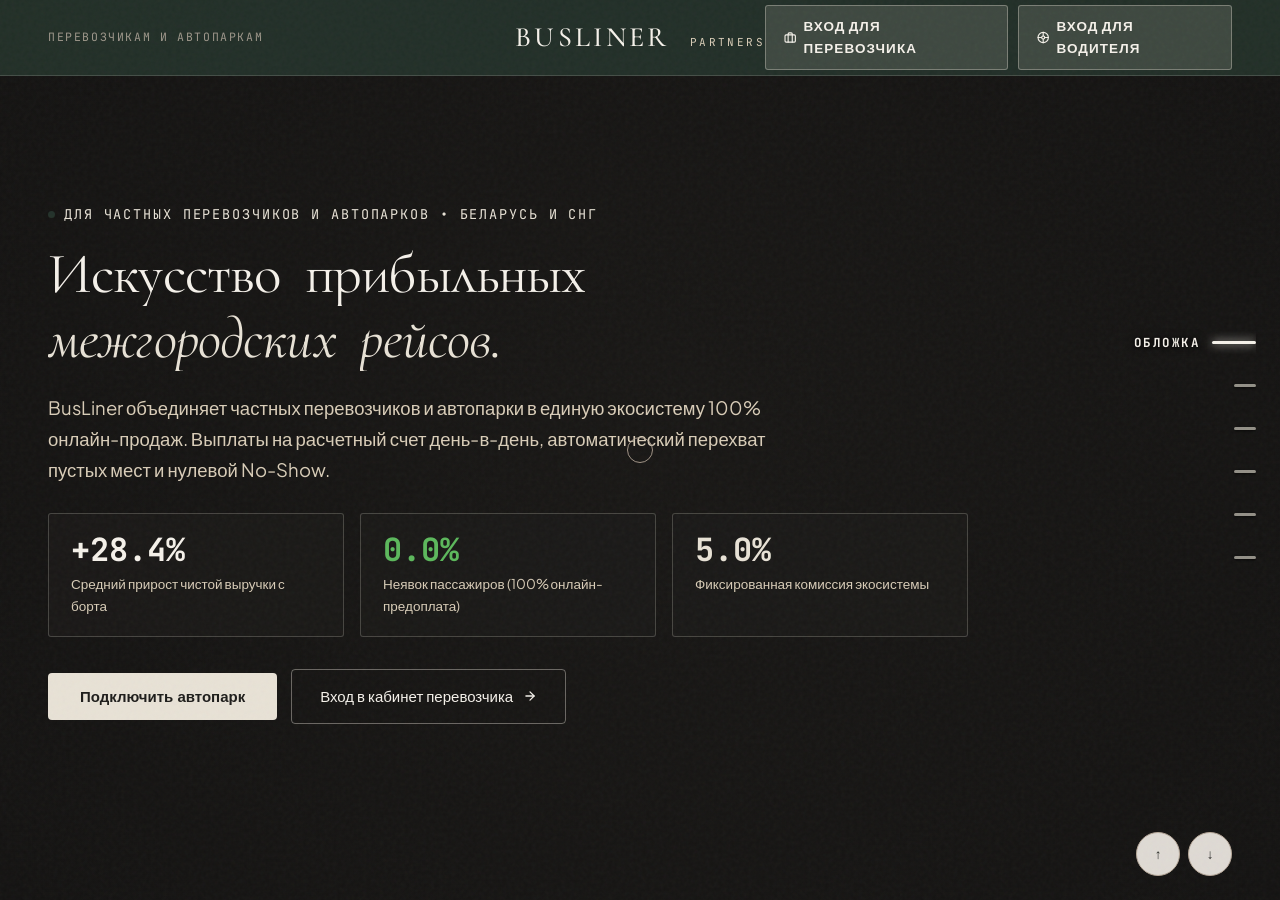
<file: busliner-partners.html>
<!DOCTYPE html>
<html lang="ru" class="no-js">
<head>
  <meta charset="UTF-8">
  <meta name="viewport" content="width=device-width, initial-scale=1.0, maximum-scale=5.0, viewport-fit=cover, interactive-widget=resizes-content">
  <title>BusLiner для перевозчиков — Монетизация и автоматизация автопарков</title>
  
  <meta name="description" content="BusLiner для перевозчиков — Полноэкранная интерактивная экосистема: 100% онлайн-продажи, нулевой No-Show, перехват свободных мест за 0.38с роботом Снайпер и ежедневные выплаты на IBAN.">
  <meta name="theme-color" content="#1E1D1B">

  <!-- FONTS: Cormorant Garamond + Plus Jakarta Sans + JetBrains Mono -->
  <link rel="preconnect" href="https://fonts.googleapis.com">
  <link rel="preconnect" href="https://fonts.gstatic.com" crossorigin>
  <link href="https://fonts.googleapis.com/css2?family=Cormorant+Garamond:ital,wght@0,300;0,400;0,500;0,600;1,400;1,500&family=JetBrains+Mono:wght@400;500;600;700&family=Plus+Jakarta+Sans:wght@300;400;500;600;700&display=swap" rel="stylesheet">

  <style>

    /* ==========================================================================
       BUSLINER // DYNAMIC QUIET LUXURY & ERGONOMICS ARCHITECTURE
       Aesthetic: Loro Piana / The Row / Bottega Veneta / Aesop
       Motion DNA: Lando Norris kinetic drive (vector direction, inertial braking)
       Palette: Ivory, Bone, Sand, Alpine Forest (#23312A), Alpine Forest (#23312A), Graphite (#2B2A28)
       Zero 3D, Zero WebGL, Zero Sound, Zero Gunshot, Zero Emojis
       ========================================================================== */

    :root {
      /* Warm Neutrals (No pure white #FFF, no pure black #000) */
      --canvas-ivory: #F5F1EA;
      --canvas-bone: #E8E2D6;
      --canvas-sand: #D9CDB8;
      --canvas-stone: #CEBEA5;

      /* Deep Accent Tones */
      --color-graphite: #2B2A28;
      --color-graphite-dark: #1E1D1B;
      --color-forest: #23312A;
      --color-forest-surface: #2C3E35;
      --color-oxblood: #23312A;
      --color-oxblood-surface: #2C3E35;
      --color-terracotta: #A8674F;
      --color-dusty-blue: #6E8294;

      /* Typography Neutrals */
      --text-graphite: #2B2A28;
      --text-muted: #5C5852;
      --text-faint: #8A847C;
      --text-light-primary: #F5F1EA;
      --text-light-muted: #C8C2B7;
      --text-light-faint: #9E978B;

      /* Borders & Hairlines */
      --border-taupe: #B8A99A;
      --border-hairline: rgba(184, 169, 154, 0.42);
      --border-subtle: rgba(184, 169, 154, 0.24);
      --border-dark: rgba(245, 241, 234, 0.16);

      /* Kinetic Drive Motion Curves */
      --ease-drive: cubic-bezier(0.22, 1, 0.36, 1); /* Fast acceleration, smooth deceleration */
      --ease-exit: cubic-bezier(0.4, 0, 0.2, 1);
      --ease-elastic: cubic-bezier(0.34, 1.56, 0.64, 1);

      /* Durations */
      --dur-fast: 220ms;
      --dur-medium: 520ms;
      --dur-slide: 520ms;

      /* Fonts */
      --font-display: 'Cormorant Garamond', Garamond, Georgia, serif;
      --font-body: 'Plus Jakarta Sans', -apple-system, BlinkMacSystemFont, "Segoe UI", Roboto, sans-serif;
      --font-mono: 'JetBrains Mono', SFMono-Regular, monospace;

      /* Fluid Medium-Large Type Scales (Slightly Larger Everywhere) */
      --fs-hero: clamp(2.4rem, 3.2vw + 0.3rem, 3.4rem);
      --fs-h1: clamp(2.05rem, 2.6vw + 0.3rem, 2.85rem);
      --fs-h2: clamp(1.7rem, 2.1vw + 0.3rem, 2.45rem);
      --fs-h3: clamp(1.3rem, 1.3vw + 0.2rem, 1.6rem);
      --fs-body: 17px;
      --fs-small: 15px;
      --fs-meta: 13px;

      --radius-sm: 3px;
      --radius-md: 6px;
      --radius-lg: 12px;
      --radius-pill: 9999px;
    }

    *, *::before, *::after {
      box-sizing: border-box;
      margin: 0;
      padding: 0;
    }

    html, body {
      width: 100%;
      height: 100%;
      overflow: hidden;
      background: var(--canvas-ivory);
      color: var(--text-graphite);
      font-family: var(--font-body);
      font-size: 17px;
      line-height: 1.65;
      -webkit-font-smoothing: antialiased;
      -moz-osx-font-smoothing: grayscale;
    }

    /* Tactile Artisanal Paper Grain Overlay */
    .paper-grain-overlay {
      position: fixed;
      inset: 0;
      pointer-events: none;
      z-index: 9999;
      opacity: 0.038;
      background-image: url("data:image/svg+xml,%3Csvg viewBox='0 0 250 250' xmlns='http://www.w3.org/2000/svg'%3E%3Cfilter id='noiseFilter'%3E%3CfeTurbulence type='fractalNoise' baseFrequency='0.85' numOctaves='3' stitchTiles='stitch'/%3E%3C/filter%3E%3Crect width='100%25' height='100%25' filter='url(%23noiseFilter)'/%3E%3C/svg%3E");
    }

    /* Nimble Lerp Cursor with Kinetic Contraction */
    .custom-cursor-follower {
      position: fixed;
      top: 0;
      left: 0;
      width: 26px;
      height: 26px;
      border: 1px solid var(--border-taupe);
      border-radius: 50%;
      pointer-events: none;
      z-index: 10000;
      transform: translate(-50%, -50%);
      transition: width 0.28s var(--ease-drive), height 0.28s var(--ease-drive), border-color 0.28s ease, background 0.28s ease;
      opacity: 0.85;
      display: flex;
      align-items: center;
      justify-content: center;
      font-family: var(--font-mono);
      font-size: 9px;
      letter-spacing: 0.06em;
      text-transform: uppercase;
      color: transparent;
    }

    .custom-cursor-follower.hovering {
      width: 50px;
      height: 50px;
      border-color: var(--color-forest);
      background: rgba(35, 49, 42, 0.08);
      animation: cursorPulse 0.35s var(--ease-elastic);
    }

    @keyframes cursorPulse {
      0% { transform: translate(-50%, -50%) scale(0.85); }
      50% { transform: translate(-50%, -50%) scale(1.15); }
      100% { transform: translate(-50%, -50%) scale(1); }
    }

    /* Container Utility */
    .container {
      width: 100%;
      max-width: 1360px;
      margin: 0 auto;
      padding: 0 48px;
      position: relative;
    }

    /* Typography */
    .serif { font-family: var(--font-display); }
    .mono { font-family: var(--font-mono); font-variant-numeric: tabular-nums; }
    .italic { font-style: italic; }

    /* Growing Boundary Dividing Line (scaleX 0 -> 1 on reveal) */
    .growing-line-separator {
      width: 100%;
      height: 1px;
      background: var(--border-hairline);
      transform: scaleX(0);
      transform-origin: left;
      transition: transform 0.8s var(--ease-drive) 0.2s;
    }

    .deck-slide.active .growing-line-separator {
      transform: scaleX(1);
    }

    /* Magnetic Button Wrapper */
    .btn-magnetic {
      display: inline-flex;
      align-items: center;
      justify-content: center;
      position: relative;
      transition: transform 0.2s var(--ease-drive);
      will-change: transform;
    }

    /* ==========================================================================
       FIXED TOP NAVIGATION HEADER
       ========================================================================== */
    header.site-header {
      position: fixed;
      top: 0;
      left: 0;
      right: 0;
      z-index: 1000;
      height: 76px;
      display: flex;
      align-items: center;
      background: transparent;
      transition: background 0.4s ease, border-color 0.4s ease;
      border-bottom: 1px solid transparent;
    }

    header.site-header.on-dark-slide {
      background: rgba(35, 49, 42, 0.95);
      border-bottom-color: var(--border-dark);
    }

    header.site-header.on-dark-slide .brand-wordmark,
    header.site-header.on-dark-slide .slide-nav-link {
      color: var(--text-light-primary);
    }

    header.site-header.on-dark-slide .link-subtle-cta {
      border-color: rgba(232, 226, 214, 0.25);
      color: #F5F1EA;
      background: rgba(255, 255, 255, 0.05);
    }

    header.site-header.on-dark-slide .link-subtle-cta:hover {
      background: rgba(255, 255, 255, 0.12);
      border-color: rgba(232, 226, 214, 0.45);
    }

    /* Dual Action Navigation: Carrier Entrance & Driver Terminal */
    .header-carrier-btn,
    .header-driver-btn,
    .header-client-btn {
      background: var(--canvas-bone);
      border-color: var(--border-taupe);
      cursor: pointer;
      text-decoration: none;
      display: inline-flex;
      align-items: center;
      gap: 8px;
    }

    .header-carrier-btn:hover,
    .header-driver-btn:hover,
    .header-client-btn:hover {
      background: var(--text-graphite);
      color: #FAF8F5 !important;
      border-color: var(--text-graphite);
    }

    header.site-header.on-dark-slide .header-carrier-btn,
    header.site-header.on-dark-slide .header-driver-btn,
    header.site-header.on-dark-slide .header-client-btn {
      background: rgba(232, 226, 214, 0.14);
      border-color: rgba(232, 226, 214, 0.35);
      color: #F5F1EA;
    }

    header.site-header.on-dark-slide .header-carrier-btn:hover,
    header.site-header.on-dark-slide .header-driver-btn:hover,
    header.site-header.on-dark-slide .header-client-btn:hover {
      background: #F5F1EA;
      color: #141312 !important;
      border-color: #F5F1EA;
    }
      color: #141312 !important;
      border-color: #F5F1EA;
    }

    .header-terminal-btn {
      background: transparent;
      border-color: var(--border-taupe);
    }

    header.site-header.on-dark-slide .header-terminal-btn {
      border-color: rgba(232, 226, 214, 0.22);
      color: #E8E2D6;
    }

    header.site-header.on-dark-slide .header-terminal-btn:hover {
      background: rgba(255, 255, 255, 0.1);
      border-color: rgba(232, 226, 214, 0.45);
      color: #F5F1EA;
    }

    @media (max-width: 768px) {
      .header-client-btn, .header-terminal-btn {
        padding: 7px 12px;
        font-size: 12px;
        min-height: 38px;
      }
    }

    .header-inner {
      display: grid;
      grid-template-columns: 1fr auto 1fr;
      align-items: center;
      width: 100%;
    }

    .header-left-meta {
      display: flex;
      align-items: center;
    }

    header.site-header.on-dark-slide .header-left-meta .brand-meta-badge {
      color: var(--text-light-faint);
    }

    .brand-mark-group {
      display: flex;
      align-items: baseline;
      gap: 12px;
      text-decoration: none;
      color: var(--text-graphite);
    }

    .brand-wordmark {
      font-family: var(--font-display);
      font-size: 28px;
      font-weight: 500;
      letter-spacing: 0.12em;
      text-transform: uppercase;
      color: var(--text-graphite);
      transition: color 0.3s ease;
    }

    .brand-meta-badge {
      font-family: var(--font-mono);
      font-size: 11.5px;
      letter-spacing: 0.14em;
      text-transform: uppercase;
      color: var(--text-faint);
    }

    /* Header Nav Links with Forward Shift Hover */
    .deck-nav-menu {
      display: flex;
      align-items: center;
      gap: 32px;
      list-style: none;
    }

    .slide-nav-link {
      font-family: var(--font-body);
      font-size: 13.5px;
      font-weight: 600;
      letter-spacing: 0.08em;
      text-transform: uppercase;
      color: var(--text-muted);
      text-decoration: none;
      cursor: pointer;
      position: relative;
      padding: 6px 0;
      transition: color 0.2s ease, transform 0.2s var(--ease-drive);
      display: inline-block;
    }

    .slide-nav-link::after {
      content: "";
      position: absolute;
      bottom: 0;
      left: 0;
      width: 100%;
      height: 1px;
      background: currentColor;
      transform: scaleX(0);
      transform-origin: left;
      transition: transform 0.4s var(--ease-drive);
    }

    .slide-nav-link:hover {
      transform: translateX(3px);
      color: var(--text-graphite);
    }

    .slide-nav-link.active::after,
    .slide-nav-link:hover::after {
      transform: scaleX(1);
    }

    .link-subtle-cta {
      font-family: var(--font-body);
      font-size: 13.5px;
      font-weight: 600;
      letter-spacing: 0.08em;
      text-transform: uppercase;
      color: var(--text-graphite);
      text-decoration: none;
      display: inline-flex;
      align-items: center;
      gap: 7px;
      padding: 9px 18px;
      border: 1px solid var(--border-taupe);
      border-radius: var(--radius-sm);
      transition: all 0.25s var(--ease-drive);
      min-height: 44px;
    }

    .link-subtle-cta:hover {
      background: var(--canvas-bone);
      transform: translateX(3px);
    }

    /* ==========================================================================
       SIDE DECK CONTROLS (PRESENTATION KEYNOTE RAIL - UNIVERSAL VISIBILITY)
       ========================================================================== */
    .presentation-side-rail {
      position: fixed;
      right: 24px;
      top: 50%;
      transform: translateY(-50%);
      z-index: 1000;
      display: flex;
      flex-direction: column;
      align-items: flex-end;
      gap: 14px;
      padding: 0;
      background: transparent !important;
      backdrop-filter: none !important;
      -webkit-backdrop-filter: none !important;
      border: none !important;
      box-shadow: none !important;
    }

    .presentation-side-rail.on-dark-slide {
      background: transparent !important;
      border: none !important;
      box-shadow: none !important;
    }

    .deck-rail-item {
      display: flex;
      align-items: center;
      gap: 12px;
      cursor: pointer;
      background: none;
      border: none;
      padding: 6px 0;
      outline: none;
      min-height: 28px;
    }

    .deck-rail-label {
      font-family: var(--font-mono);
      font-size: 12.5px;
      letter-spacing: 0.12em;
      text-transform: uppercase;
      color: var(--text-graphite);
      opacity: 0;
      transform: translateX(10px);
      transition: all 0.25s var(--ease-drive);
      pointer-events: none;
      white-space: nowrap;
      text-shadow: 0 1px 2px rgba(255, 255, 255, 0.9), 0 0 6px rgba(255, 255, 255, 0.7);
    }

    .presentation-side-rail.on-dark-slide .deck-rail-label {
      color: #F5F1EA;
      text-shadow: 0 1px 4px rgba(0, 0, 0, 0.95), 0 0 8px rgba(0, 0, 0, 0.8);
    }

    .deck-rail-item:hover .deck-rail-label {
      opacity: 0.95;
      transform: translateX(0);
    }

    .deck-rail-indicator {
      width: 22px;
      height: 3.5px;
      background: rgba(43, 42, 40, 0.45);
      border-radius: 2px;
      transition: all 0.35s var(--ease-drive);
      box-shadow: 0 1px 2px rgba(255, 255, 255, 0.5);
    }

    .presentation-side-rail.on-dark-slide .deck-rail-indicator {
      background: rgba(232, 226, 214, 0.6);
      box-shadow: 0 1px 3px rgba(0, 0, 0, 0.7);
    }

    .deck-rail-item.active .deck-rail-indicator {
      width: 44px;
      height: 3.5px;
      background: var(--text-graphite);
    }

    .presentation-side-rail.on-dark-slide .deck-rail-item.active .deck-rail-indicator {
      background: #F5F1EA;
      box-shadow: 0 0 10px rgba(245, 241, 234, 0.85);
    }

    .deck-rail-item.active .deck-rail-label {
      opacity: 1;
      transform: translateX(0);
      font-weight: 700;
      color: var(--text-graphite);
    }

    .presentation-side-rail.on-dark-slide .deck-rail-item.active .deck-rail-label {
      color: #F5F1EA;
      font-weight: 700;
    }

    /* Bottom Status & Keynote Controls */
    .deck-bottom-bar {
      position: fixed;
      bottom: 24px;
      left: 48px;
      right: 48px;
      z-index: 1000;
      display: flex;
      justify-content: flex-end;
      align-items: center;
      pointer-events: none;
    }

    .deck-telemetry-badge {
      font-family: var(--font-mono);
      font-size: 11px;
      letter-spacing: 0.14em;
      text-transform: uppercase;
      color: var(--text-faint);
      pointer-events: auto;
    }

    .deck-arrow-controls {
      display: flex;
      gap: 8px;
      pointer-events: auto;
    }

    .deck-arrow-btn {
      width: 44px;
      height: 44px;
      border-radius: 50%;
      border: 1px solid var(--border-taupe);
      background: rgba(245, 241, 234, 0.9);
      backdrop-filter: blur(8px);
      color: var(--text-graphite);
      display: flex;
      align-items: center;
      justify-content: center;
      cursor: pointer;
      transition: all 0.2s var(--ease-drive);
    }

    .deck-arrow-btn:hover {
      background: var(--text-graphite);
      color: var(--canvas-ivory);
      border-color: var(--text-graphite);
      transform: translateY(-2px);
    }

    /* ==========================================================================
       PRESENTATION DECK STAGE & SLIDES
       ========================================================================== */
    .presentation-deck-stage {
      position: relative;
      width: 100vw;
      height: 100vh;
      height: 100dvh;
      overflow: hidden;
    }

    .deck-slide {
      position: absolute;
      inset: 0;
      width: 100%;
      height: 100%;
      display: flex;
      flex-direction: column;
      justify-content: center;
      opacity: 0;
      pointer-events: none;
      transform: translateY(100%);
      transition: transform var(--dur-slide) var(--ease-drive), opacity 0.48s ease, filter 0.48s ease;
      will-change: transform, opacity, filter;
      padding: 80px 0 60px;
    }

    .deck-slide.active {
      opacity: 1;
      pointer-events: auto;
      transform: translateY(0);
      z-index: 10;
      filter: blur(0px);
    }

    .deck-slide.prev {
      opacity: 0;
      transform: translateY(-100%);
      z-index: 5;
    }

    .deck-slide.next {
      opacity: 0;
      transform: translateY(100%);
      z-index: 15;
    }

    /* Vector Directional Staggers (Left-to-right & Bottom-to-up) */
    .vector-stagger-text {
      opacity: 0;
      transform: translateX(-28px);
      transition: transform 0.8s var(--ease-drive), opacity 0.8s ease;
      will-change: transform, opacity;
    }

    .vector-stagger-card {
      opacity: 0;
      transform: translateY(36px);
      transition: transform 0.8s var(--ease-drive), opacity 0.8s ease;
      will-change: transform, opacity;
    }

    .deck-slide.active .stagger-1 { transition-delay: 60ms; transform: translate(0, 0); opacity: 1; }
    .deck-slide.active .stagger-2 { transition-delay: 140ms; transform: translate(0, 0); opacity: 1; }
    .deck-slide.active .stagger-3 { transition-delay: 220ms; transform: translate(0, 0); opacity: 1; }
    .deck-slide.active .stagger-4 { transition-delay: 300ms; transform: translate(0, 0); opacity: 1; }
    .deck-slide.active .stagger-5 { transition-delay: 380ms; transform: translate(0, 0); opacity: 1; }

    /* Curtain Mask on Slide Images */
    .slide-curtain-image {
      clip-path: inset(100% 0 0 0);
      transition: clip-path 1.15s var(--ease-drive) 0.15s;
    }

    .deck-slide.active .slide-curtain-image {
      clip-path: inset(0 0 0 0);
    }

    /* Slow Ken Burns Motion on Images */
    .ken-burns-active {
      animation: kenBurnsMotion 24s ease-in-out infinite alternate;
      will-change: transform;
    }

    @keyframes kenBurnsMotion {
      0% { transform: scale(1.0); }
      100% { transform: scale(1.06); }
    }

    /* Word Reveal Momentum */
    .word-wrap {
      display: inline-block;
      overflow: hidden;
      vertical-align: top;
      margin-right: 0.22em;
    }

    .word-inner {
      display: inline-block;
      transform: translateX(-16px) translateY(115%);
      opacity: 0;
      transition: transform 0.85s var(--ease-drive), opacity 0.85s ease;
    }

    .deck-slide.active .word-inner {
      transform: translate(0, 0);
      opacity: 1;
    }

    /* ==========================================================================
       SLIDE 1: COVER & HERO (ATMOSPHERIC FILM VIDEO BACKGROUND)
       ========================================================================== */
    #slide1 {
      background: #141312;
      position: relative;
      overflow: hidden;
    }

    .hero-video-container {
      position: absolute;
      inset: 0;
      width: 100%;
      height: 100%;
      overflow: hidden;
      z-index: 1;
      pointer-events: none;
    }

    .hero-bg-video {
      position: absolute;
      inset: 0;
      width: 100%;
      height: 100%;
      object-fit: cover;
      /* Quiet Luxury Film Color Grading (35mm Cine Look) */
      filter: saturate(0.68) sepia(0.18) contrast(1.12) brightness(0.66);
    }

    .hero-video-scrim {
      position: absolute;
      inset: 0;
      background: radial-gradient(circle at center, rgba(32, 30, 27, 0.38) 0%, rgba(20, 19, 18, 0.78) 100%),
                  linear-gradient(180deg, rgba(20, 19, 18, 0.65) 0%, rgba(20, 19, 18, 0.25) 50%, rgba(20, 19, 18, 0.85) 100%);
      pointer-events: none;
    }

    .hero-slide-grid {
      display: grid;
      grid-template-columns: 1.18fr 0.92fr;
      gap: 56px;
      align-items: center;
    }

    .hero-deck-badge {
      font-family: var(--font-mono);
      font-size: 13px;
      letter-spacing: 0.14em;
      text-transform: uppercase;
      color: var(--color-forest);
      margin-bottom: 14px;
      display: inline-flex;
      align-items: center;
      gap: 9px;
    }

    .hero-deck-badge::before {
      content: "";
      width: 7px;
      height: 7px;
      border-radius: 50%;
      background: var(--color-forest);
    }

    .hero-deck-title {
      font-family: var(--font-display);
      font-size: var(--fs-hero);
      font-weight: 400;
      line-height: 1.15;
      letter-spacing: -0.01em;
      color: var(--text-graphite);
      margin-bottom: 18px;
    }

    .hero-deck-title em {
      font-style: italic;
      color: var(--color-forest);
    }

    .hero-deck-lead {
      font-size: var(--fs-body);
      color: var(--text-muted);
      line-height: 1.68;
      max-width: 660px;
      margin-bottom: 24px;
    }

    /* Search Monograph Capsule */
    .search-monograph-capsule {
      background: #FAF8F5;
      border: 1px solid var(--border-hairline);
      border-radius: var(--radius-sm);
      padding: 26px 28px;
      box-shadow: 0 16px 36px -12px rgba(43, 42, 40, 0.06);
      display: flex;
      flex-direction: column;
      gap: 18px;
      position: relative;
      z-index: 50;
    }

    .search-row-grid {
      display: grid;
      grid-template-columns: 1.2fr auto 1.2fr 0.9fr;
      gap: 18px;
      align-items: flex-end;
    }

    .field-box {
      display: flex;
      flex-direction: column;
      gap: 6px;
      position: relative;
    }

    .field-box label {
      font-family: var(--font-mono);
      font-size: 12.5px;
      font-weight: 600;
      letter-spacing: 0.12em;
      text-transform: uppercase;
      color: var(--text-faint);
    }

    .field-box input {
      background: transparent;
      border: none;
      border-bottom: 1px solid var(--border-taupe);
      font-family: var(--font-display);
      font-size: 20px;
      font-weight: 500;
      color: var(--text-graphite);
      padding: 7px 0;
      outline: none;
      width: 100%;
      border-radius: 0;
      transition: border-color 0.2s ease;
    }

    .field-box input:focus {
      border-color: var(--text-graphite);
    }

    .btn-swap-city {
      background: transparent;
      border: 1px solid var(--border-hairline);
      border-radius: 50%;
      width: 38px;
      height: 38px;
      display: flex;
      align-items: center;
      justify-content: center;
      cursor: pointer;
      color: var(--text-muted);
      margin-bottom: 4px;
      transition: all 0.2s var(--ease-drive);
    }

    .btn-swap-city:hover {
      transform: rotate(180deg);
      border-color: var(--text-graphite);
      color: var(--text-graphite);
    }

    .btn-action-deck {
      background: var(--text-graphite);
      color: var(--canvas-ivory);
      border: 1px solid var(--text-graphite);
      border-radius: var(--radius-sm);
      font-family: var(--font-body);
      font-size: 15.5px;
      font-weight: 600;
      letter-spacing: 0.05em;
      text-transform: uppercase;
      padding: 13px 26px;
      cursor: pointer;
      display: inline-flex;
      align-items: center;
      gap: 9px;
      transition: all 0.25s var(--ease-drive);
      min-height: 48px;
      text-decoration: none;
    }

    .btn-action-deck:hover {
      background: var(--color-forest);
      border-color: var(--color-forest);
      transform: translateX(4px);
      box-shadow: 0 8px 24px -6px rgba(35, 49, 42, 0.35);
    }

    .btn-action-deck:active {
      transform: scale(0.98);
    }

    /* ==========================================================================
       LUXURY SEARCH DROPDOWNS & EDITORIAL CALENDAR
       ========================================================================== */
    .input-with-chevron {
      position: relative;
      display: flex;
      align-items: center;
      cursor: pointer;
    }

    .input-with-chevron input {
      padding-right: 22px !important;
      cursor: pointer;
    }

    .dropdown-chevron-icon {
      position: absolute;
      right: 2px;
      bottom: 10px;
      font-size: 11px;
      color: var(--text-faint);
      pointer-events: none;
      transition: transform 0.25s var(--ease-drive), color 0.2s ease;
    }

    .field-box.dropdown-open .dropdown-chevron-icon {
      transform: rotate(180deg);
      color: var(--color-oxblood);
    }

    .luxury-dropdown-menu {
      position: absolute;
      top: calc(100% + 10px);
      left: 0;
      width: 100%;
      min-width: 290px;
      background: #FAF8F5;
      border: 1px solid var(--border-taupe);
      border-radius: var(--radius-sm);
      box-shadow: 0 20px 48px -12px rgba(43, 42, 40, 0.22);
      z-index: 600;
      padding: 10px 0;
      opacity: 0;
      visibility: hidden;
      transform: translateY(8px);
      transition: opacity 0.22s var(--ease-drive), transform 0.22s var(--ease-drive), visibility 0.22s;
      max-height: 330px;
      overflow-y: auto;
    }

    .luxury-dropdown-menu.active {
      opacity: 1;
      visibility: visible;
      transform: translateY(0);
    }

    .dropdown-group-label {
      font-family: var(--font-mono);
      font-size: 11px;
      letter-spacing: 0.14em;
      text-transform: uppercase;
      color: var(--text-faint);
      padding: 10px 18px 4px;
      border-bottom: 1px solid rgba(217, 205, 184, 0.35);
      margin-bottom: 4px;
    }

    .dropdown-item {
      display: flex;
      align-items: center;
      justify-content: space-between;
      padding: 10px 18px;
      cursor: pointer;
      transition: background 0.18s ease;
    }

    .dropdown-item:hover {
      background: #F1ECE3;
    }

    .dropdown-item-main {
      display: flex;
      flex-direction: column;
      gap: 2px;
    }

    .dropdown-city {
      font-family: var(--font-display);
      font-size: 17px;
      font-weight: 500;
      color: var(--text-graphite);
    }

    .dropdown-hub {
      font-size: 12.5px;
      color: var(--text-muted);
    }

    .dropdown-badge {
      font-family: var(--font-mono);
      font-size: 10.5px;
      letter-spacing: 0.08em;
      padding: 3px 7px;
      background: var(--canvas-bone);
      border: 1px solid var(--border-taupe);
      border-radius: 3px;
      color: var(--color-oxblood);
      white-space: nowrap;
    }

    /* EDITORIAL CALENDAR POPOVER */
    .luxury-calendar-popover {
      position: absolute;
      top: calc(100% + 10px);
      right: 0;
      width: 320px;
      background: #FAF8F5;
      border: 1px solid var(--border-taupe);
      border-radius: var(--radius-sm);
      box-shadow: 0 22px 52px -12px rgba(43, 42, 40, 0.24);
      z-index: 600;
      padding: 18px 20px 16px;
      opacity: 0;
      visibility: hidden;
      transform: translateY(8px);
      transition: opacity 0.22s var(--ease-drive), transform 0.22s var(--ease-drive), visibility 0.22s;
    }

    .luxury-calendar-popover.active {
      opacity: 1;
      visibility: visible;
      transform: translateY(0);
    }

    .cal-quick-presets {
      display: grid;
      grid-template-columns: repeat(3, 1fr);
      gap: 6px;
      margin-bottom: 14px;
      padding-bottom: 12px;
      border-bottom: 1px dashed var(--border-taupe);
    }

    .cal-preset-btn {
      font-family: var(--font-mono);
      font-size: 11px;
      letter-spacing: 0.04em;
      padding: 6px 4px;
      text-align: center;
      background: #FAF8F5;
      border: 1px solid var(--border-taupe);
      border-radius: 3px;
      color: var(--text-graphite);
      cursor: pointer;
      transition: all 0.18s ease;
      white-space: nowrap;
    }

    .cal-preset-btn:hover {
      background: var(--color-forest);
      color: #F5F1EA;
      border-color: var(--color-forest);
    }

    .cal-header {
      display: flex;
      align-items: center;
      justify-content: space-between;
      margin-bottom: 14px;
    }

    .cal-month-name {
      font-family: var(--font-display);
      font-size: 17px;
      font-weight: 600;
      color: var(--text-graphite);
    }

    .cal-arrow-btn {
      width: 28px;
      height: 28px;
      border-radius: 50%;
      border: 1px solid var(--border-taupe);
      background: #FAF8F5;
      color: var(--text-graphite);
      cursor: pointer;
      display: flex;
      align-items: center;
      justify-content: center;
      font-size: 13px;
      transition: all 0.18s ease;
    }

    .cal-arrow-btn:hover {
      background: var(--text-graphite);
      color: #F5F1EA;
      border-color: var(--text-graphite);
    }

    .cal-weekdays {
      display: grid;
      grid-template-columns: repeat(7, 1fr);
      text-align: center;
      font-family: var(--font-mono);
      font-size: 11px;
      letter-spacing: 0.08em;
      color: var(--text-faint);
      margin-bottom: 8px;
    }

    .cal-weekday.weekend {
      color: var(--color-oxblood);
    }

    .cal-grid {
      display: grid;
      grid-template-columns: repeat(7, 1fr);
      gap: 3px;
      text-align: center;
    }

    .cal-day-cell {
      height: 32px;
      display: flex;
      flex-direction: column;
      align-items: center;
      justify-content: center;
      border-radius: 4px;
      font-family: var(--font-mono);
      font-size: 13px;
      color: var(--text-graphite);
      cursor: pointer;
      position: relative;
      transition: all 0.18s ease;
    }

    .cal-day-cell:hover:not(.disabled):not(.selected) {
      background: #EAE3D5;
    }

    .cal-day-cell.selected {
      background: var(--color-oxblood);
      color: #F5F1EA;
      font-weight: 700;
    }

    .cal-day-cell.disabled {
      color: rgba(43, 42, 40, 0.28);
      cursor: not-allowed;
      pointer-events: none;
    }

    .cal-day-dot {
      width: 4px;
      height: 4px;
      border-radius: 50%;
      background: var(--color-forest);
      position: absolute;
      bottom: 2px;
    }

    .cal-day-cell.selected .cal-day-dot {
      background: #F5F1EA;
    }

    .cal-footer {
      margin-top: 12px;
      padding-top: 10px;
      border-top: 1px solid var(--border-hairline);
      font-family: var(--font-mono);
      font-size: 11px;
      color: var(--text-faint);
      display: flex;
      align-items: center;
      gap: 6px;
    }

    .cal-footer-dot {
      width: 5px;
      height: 5px;
      border-radius: 50%;
      background: var(--color-forest);
    }

    /* Cover Photo Frame with Ken Burns & Reveal */
    .hero-photo-frame {
      height: 520px;
      position: relative;
      border-radius: var(--radius-sm);
      overflow: hidden;
      box-shadow: 0 24px 60px -15px rgba(43, 42, 40, 0.12);
    }

    .hero-photo-frame img {
      width: 100%;
      height: 100%;
      object-fit: cover;
      filter: saturate(0.75) sepia(0.08) contrast(1.04);
    }

    /* ==========================================================================
       SLIDE 2: THE MANIFESTO (WARM SAND #D9CDB8 & LINEN ATMOSPHERE)
       ========================================================================== */
    #slide2 {
      background: linear-gradient(180deg, #EAE2D3 0%, var(--canvas-sand) 100%);
    }

    .manifesto-deck-content {
      max-width: 1080px;
      margin: 0 auto;
      text-align: center;
    }

    .manifesto-lead-quote {
      font-family: var(--font-display);
      font-size: clamp(2rem, 3.4vw + 0.6rem, 3.6rem);
      font-weight: 300;
      line-height: 1.25;
      color: var(--text-graphite);
      margin-bottom: 24px;
    }

    .manifesto-lead-quote em {
      font-style: italic;
      color: var(--color-oxblood);
    }

    .triad-deck-columns {
      display: grid;
      grid-template-columns: repeat(3, 1fr);
      gap: 36px;
      text-align: left;
      margin-top: 48px;
    }

    /* Slide 02: Centered Manifesto & Architectural Principle Cards */
    .manifesto-deck-center {
      max-width: 1140px;
      margin: 0 auto;
      text-align: center;
      display: flex;
      flex-direction: column;
      align-items: center;
      justify-content: center;
    }

    .manifesto-lead-quote {
      font-family: var(--font-display);
      font-size: clamp(1.9rem, 2.5vw + 0.3rem, 2.7rem);
      font-weight: 400;
      line-height: 1.36;
      color: var(--text-graphite);
      margin: 0 auto 18px;
      max-width: 960px;
    }

    .manifesto-citation {
      font-family: var(--font-mono);
      font-size: 13.5px;
      letter-spacing: 0.14em;
      text-transform: uppercase;
      color: var(--text-faint);
      margin-bottom: 38px;
    }

    .deck-principles-grid {
      display: grid;
      grid-template-columns: repeat(3, 1fr);
      gap: 24px;
      text-align: left;
      width: 100%;
    }

    .deck-principle-card {
      background: rgba(253, 251, 247, 0.94);
      backdrop-filter: blur(8px);
      -webkit-backdrop-filter: blur(8px);
      border: 1px solid rgba(217, 205, 184, 0.65);
      border-radius: var(--radius-sm);
      padding: 28px 24px 22px;
      display: flex;
      flex-direction: column;
      justify-content: space-between;
      box-shadow: 0 8px 24px -8px rgba(43, 42, 40, 0.05);
      transition: transform 0.4s var(--ease-drive), box-shadow 0.4s ease, border-color 0.4s ease;
      position: relative;
    }

    .deck-principle-card:hover {
      transform: translateY(-5px);
      border-color: var(--color-oxblood);
      box-shadow: 0 20px 42px -12px rgba(43, 42, 40, 0.12);
    }

    .principle-card-top {
      display: flex;
      align-items: center;
      justify-content: space-between;
      margin-bottom: 14px;
    }

    .principle-num-badge {
      font-family: var(--font-mono);
      font-size: 13px;
      font-weight: 600;
      width: 30px;
      height: 30px;
      display: inline-flex;
      align-items: center;
      justify-content: center;
      border-radius: 50%;
      border: 1px solid var(--border-taupe);
      background: var(--canvas-ivory);
      color: var(--color-oxblood);
    }

    .principle-category-tag {
      font-family: var(--font-mono);
      font-size: 12.5px;
      letter-spacing: 0.12em;
      text-transform: uppercase;
      color: var(--text-faint);
    }

    .principle-card-title {
      font-family: var(--font-display);
      font-size: 23px;
      font-weight: 600;
      color: var(--text-graphite);
      margin: 0 0 10px 0;
    }

    .principle-card-divider {
      height: 1px;
      width: 100%;
      background: rgba(217, 205, 184, 0.5);
      margin-bottom: 14px;
    }

    .principle-card-text {
      font-size: 15.5px;
      line-height: 1.62;
      color: var(--text-muted);
      margin: 0 0 18px 0;
      flex-grow: 1;
    }

    .principle-card-meta {
      font-family: var(--font-mono);
      font-size: 13.5px;
      color: var(--text-faint);
      letter-spacing: 0.05em;
      display: flex;
      align-items: center;
      gap: 8px;
      border-top: 1px dashed rgba(217, 205, 184, 0.6);
      padding-top: 12px;
    }

    .meta-dot {
      width: 6px;
      height: 6px;
      border-radius: 50%;
      display: inline-block;
    }
    .meta-dot.forest { background: var(--color-forest); }
    .meta-dot.taupe { background: var(--color-taupe); }
    .meta-dot.oxblood { background: var(--color-oxblood); }

    /* ==========================================================================
       SLIDE 3: CABIN SANCTUARY (DEEP ALPINE FOREST #23312A MONOLITH)
       ========================================================================== */
    #slide3 {
      background: var(--color-forest);
      color: var(--text-light-primary);
    }

    .sanctuary-deck-split {
      display: grid;
      grid-template-columns: 1fr 1fr;
      gap: 64px;
      align-items: center;
    }

    .sanctuary-deck-photo {
      height: 480px;
      border-radius: var(--radius-sm);
      overflow: hidden;
      box-shadow: 0 24px 60px -15px rgba(0, 0, 0, 0.5);
    }

    .sanctuary-deck-photo img {
      width: 100%;
      height: 100%;
      object-fit: cover;
      filter: saturate(0.8) contrast(1.05) brightness(0.9);
    }

    .count-up-number {
      font-family: var(--font-mono);
      font-size: 32px;
      font-weight: 600;
      color: #E8E2D6;
    }

    /* ==========================================================================
       SLIDE 4: COLLECTION DECK (WARM STONE #E8E2D6 & WINTER HIGHWAY SPLIT)
       ========================================================================== */
    #slide4 {
      background: linear-gradient(180deg, #F0EAE0 0%, var(--canvas-bone) 100%);
    }

    .fleet-deck-split {
      display: grid;
      grid-template-columns: 1.15fr 0.85fr;
      gap: 32px;
      align-items: stretch;
      margin-top: 24px;
    }

    @media (max-width: 1024px) {
      .fleet-deck-split {
        grid-template-columns: 1fr;
      }
    }

    .fleet-deck-cards-grid {
      display: grid;
      grid-template-columns: repeat(2, 1fr);
      gap: 16px;
    }

    @media (max-width: 640px) {
      .fleet-deck-cards-grid {
        grid-template-columns: 1fr;
      }
    }

    .collection-deck-grid {
      display: grid;
      grid-template-columns: repeat(4, 1fr);
      gap: 24px;
      margin-top: 36px;
    }

    .fleet-monograph-card {
      background: #FAF8F5;
      border: 1px solid var(--border-hairline);
      border-radius: var(--radius-sm);
      overflow: hidden;
      display: flex;
      flex-direction: column;
      justify-content: space-between;
      transition: all 0.35s var(--ease-drive);
    }

    .fleet-monograph-card:hover {
      transform: translateY(-4px);
      box-shadow: 0 18px 40px -10px rgba(43, 42, 40, 0.12);
      border-color: var(--border-taupe);
    }

    .fleet-card-img-box {
      height: 180px;
      position: relative;
      overflow: hidden;
    }

    .fleet-card-img-box img {
      width: 100%;
      height: 100%;
      object-fit: cover;
      filter: saturate(0.75) sepia(0.06);
      transition: transform 0.6s var(--ease-drive);
    }

    .fleet-monograph-card:hover .fleet-card-img-box img {
      transform: scale(1.03);
    }

    .fleet-card-body {
      padding: 20px;
      display: flex;
      flex-direction: column;
      gap: 10px;
    }

    .fleet-card-title {
      font-family: var(--font-display);
      font-size: 20px;
      font-weight: 500;
      color: var(--text-graphite);
    }

    .fleet-card-desc {
      font-size: 12px;
      color: var(--text-muted);
      line-height: 1.5;
    }

    .fleet-card-foot {
      padding: 12px 20px;
      border-top: 1px solid var(--border-hairline);
      background: #F5F1EA;
      display: flex;
      justify-content: space-between;
      align-items: center;
      font-size: 12px;
    }

    .link-fleet-reserve {
      color: var(--text-graphite);
      text-decoration: none;
      font-weight: 600;
      letter-spacing: 0.06em;
      transition: transform 0.2s var(--ease-drive);
      display: inline-flex;
      align-items: center;
      gap: 4px;
    }

    .link-fleet-reserve:hover {
      transform: translateX(3px);
      color: var(--color-forest);
    }

    /* ==========================================================================
       SLIDE 5: CONCIERGE WAITLIST (OXBLOOD & TERRACOTTA)
       ========================================================================== */
    #slide5 {
      background: linear-gradient(145deg, #FAF7F2 0%, #F1EAE2 100%);
    }

    .concierge-deck-split {
      display: grid;
      grid-template-columns: 1fr 1fr;
      gap: 64px;
      align-items: center;
    }

    .ticket-paper-frame {
      width: 100%;
      max-width: 390px;
      background: #FDFBF7;
      border: 1px solid var(--border-taupe);
      border-radius: var(--radius-sm);
      padding: 36px 32px;
      box-shadow: 0 20px 48px -15px rgba(43, 42, 40, 0.1);
      position: relative;
    }

    .seal-priority-tag {
      position: absolute;
      top: 50%;
      left: 50%;
      width: 140px;
      height: 140px;
      border: 1px dashed var(--color-oxblood);
      border-radius: 50%;
      transform: translate(-50%, -50%) scale(0.9);
      display: flex;
      flex-direction: column;
      align-items: center;
      justify-content: center;
      text-align: center;
      pointer-events: none;
      opacity: 0;
      transition: all 0.4s var(--ease-drive);
      background: rgba(245, 241, 234, 0.95);
      backdrop-filter: blur(6px);
      box-shadow: 0 8px 24px -4px rgba(92, 46, 46, 0.14);
      color: var(--color-oxblood);
    }

    .seal-priority-tag.active {
      transform: translate(-50%, -50%) scale(1);
      opacity: 1;
    }

    /* ==========================================================================
       SLIDE 06: REQUISITES, CONTACTS & 24/7 CONCIERGE (#1C1B19)
       ========================================================================== */
    #slide6 {
      background: #1C1B19;
      color: #E8E2D6;
    }

    /* Prominent Action Cards for TG Bot and Partners */
    .footer-prominent-actions {
      display: grid;
      grid-template-columns: 1fr 1fr;
      gap: 24px;
      margin-bottom: 34px;
    }

    @media (max-width: 820px) {
      .footer-prominent-actions {
        grid-template-columns: 1fr;
        gap: 14px;
      }
    }

    .footer-btn-card {
      display: flex;
      align-items: center;
      justify-content: space-between;
      padding: 20px 26px;
      border-radius: var(--radius-sm);
      text-decoration: none;
      position: relative;
      overflow: hidden;
      transition: transform 0.35s var(--ease-drive), border-color 0.35s ease, box-shadow 0.35s ease;
    }

    .footer-btn-card:hover {
      transform: translateY(-4px);
    }

    .tg-btn-card {
      background: linear-gradient(135deg, rgba(38, 56, 46, 0.95) 0%, rgba(22, 34, 28, 0.98) 100%);
      border: 1px solid rgba(122, 139, 153, 0.4);
      box-shadow: 0 12px 30px -10px rgba(0, 0, 0, 0.4);
    }

    .tg-btn-card:hover {
      border-color: rgba(232, 226, 214, 0.7);
      box-shadow: 0 20px 44px -12px rgba(26, 46, 36, 0.6);
    }

    .partner-btn-card {
      background: linear-gradient(135deg, rgba(62, 39, 34, 0.95) 0%, rgba(38, 24, 21, 0.98) 100%);
      border: 1px solid rgba(168, 103, 79, 0.45);
      box-shadow: 0 12px 30px -10px rgba(0, 0, 0, 0.4);
    }

    .partner-btn-card:hover {
      border-color: rgba(232, 226, 214, 0.7);
      box-shadow: 0 20px 44px -12px rgba(62, 39, 34, 0.6);
    }

    .footer-btn-left {
      display: flex;
      align-items: center;
      gap: 16px;
    }

    .footer-btn-icon {
      width: 44px;
      height: 44px;
      border-radius: 50%;
      background: rgba(255, 255, 255, 0.08);
      border: 1px solid rgba(255, 255, 255, 0.16);
      display: flex;
      align-items: center;
      justify-content: center;
      color: #F5F1EA;
      flex-shrink: 0;
    }

    .footer-btn-kicker {
      font-family: var(--font-mono);
      font-size: 12.5px;
      letter-spacing: 0.16em;
      text-transform: uppercase;
      color: #B8A99A;
      margin-bottom: 4px;
    }

    .footer-btn-headline {
      font-family: var(--font-display);
      font-size: 23px;
      font-weight: 500;
      color: #F5F1EA;
      margin-bottom: 4px;
    }

    .footer-btn-caption {
      font-size: 14.5px;
      color: #D4CCC2;
      line-height: 1.45;
    }

    .footer-btn-action-badge {
      display: flex;
      align-items: center;
      gap: 9px;
      padding: 10px 18px;
      background: rgba(255, 255, 255, 0.1);
      border: 1px solid rgba(255, 255, 255, 0.2);
      border-radius: 3px;
      font-family: var(--font-mono);
      font-size: 13.5px;
      letter-spacing: 0.06em;
      color: #F5F1EA;
      flex-shrink: 0;
      transition: background 0.2s ease, transform 0.2s ease;
    }

    .footer-btn-card:hover .footer-btn-action-badge {
      background: rgba(255, 255, 255, 0.2);
      transform: translateX(4px);
    }

    .footer-deck-grid {
      display: grid;
      grid-template-columns: 1.2fr 1fr 1fr 1.2fr;
      gap: 48px;
      margin-bottom: 40px;
    }

    @media (max-width: 1024px) {
      .footer-deck-grid {
        grid-template-columns: repeat(2, 1fr) !important;
        gap: 28px !important;
      }
    }

    @media (max-width: 640px) {
      .footer-deck-grid {
        grid-template-columns: 1fr !important;
        gap: 20px !important;
      }
    }

    /* ==========================================================================
       SLIDE-SPECIFIC ART-DIRECTED TYPOGRAPHIC SCALES
       ========================================================================== */
    
    /* --- SLIDE 01: CINEMATIC COVER & HERO (GRAND DISPLAY SCALE) --- */
    #slide1 .hero-deck-badge {
      font-size: 13.5px !important;
      letter-spacing: 0.14em !important;
    }
    #slide1 .hero-deck-title {
      font-size: clamp(2.6rem, 3.8vw + 0.5rem, 3.85rem) !important;
      line-height: 1.14 !important;
      letter-spacing: -0.015em !important;
    }
    #slide1 .hero-deck-lead {
      font-size: 18.5px !important;
      line-height: 1.68 !important;
      max-width: 740px !important;
    }
    #slide1 .field-box label {
      font-size: 13px !important;
      letter-spacing: 0.12em !important;
    }
    #slide1 .field-box input {
      font-size: 21px !important;
    }
    #slide1 .search-presets-strip span {
      font-size: 15px !important;
    }
    #slide1 .btn-action-deck {
      font-size: 16.5px !important;
      padding: 14px 28px !important;
    }

    /* --- SLIDE 02: LITERARY MANIFESTO & PHILOSOPHY (EDITORIAL QUOTE SCALE) --- */
    #slide2 .hero-deck-badge {
      font-size: 13.5px !important;
      letter-spacing: 0.16em !important;
    }
    #slide2 .manifesto-lead-quote {
      font-size: clamp(2.1rem, 2.8vw + 0.2rem, 3.1rem) !important;
      line-height: 1.34 !important;
      max-width: 1040px !important;
    }
    #slide2 .manifesto-citation {
      font-size: 14px !important;
      letter-spacing: 0.14em !important;
    }
    #slide2 .principle-num-badge {
      font-size: 14px !important;
      width: 32px !important;
      height: 32px !important;
    }
    #slide2 .principle-category-tag {
      font-size: 13px !important;
      letter-spacing: 0.12em !important;
    }
    #slide2 .principle-card-title {
      font-size: 24px !important;
      line-height: 1.25 !important;
    }
    #slide2 .principle-card-text {
      font-size: 16px !important;
      line-height: 1.66 !important;
    }
    #slide2 .principle-card-meta {
      font-size: 14px !important;
    }

    /* --- SLIDE 03: ARCHITECTURAL SANCTUARY & STANDARDS (PRECISION TELEMETRY SCALE) --- */
    #slide3 .hero-deck-badge {
      font-size: 13.5px !important;
      letter-spacing: 0.14em !important;
    }
    #slide3 .hero-deck-title {
      font-size: clamp(2.2rem, 2.7vw + 0.2rem, 2.95rem) !important;
      line-height: 1.22 !important;
    }
    #slide3 .hero-deck-lead {
      font-size: 17.5px !important;
      line-height: 1.66 !important;
    }
    #slide3 .count-up-number {
      font-size: clamp(38px, 4.2vw, 48px) !important;
      line-height: 1.05 !important;
      margin-bottom: 6px;
    }
    #slide3 .metric-label {
      font-size: 14px !important;
      line-height: 1.45 !important;
    }
    #slide3 .standards-box-kicker {
      font-size: 13px !important;
      letter-spacing: 0.16em !important;
    }
    #slide3 .standard-item-title {
      font-size: 22px !important;
      line-height: 1.25 !important;
    }
    #slide3 .standard-item-desc {
      font-size: 15.5px !important;
      line-height: 1.6 !important;
    }

    /* --- SLIDE 04: FLEET SHOWROOM (SHOWCASE & CATALOG SCALE) --- */
    #slide4 .hero-deck-badge {
      font-size: 13.5px !important;
    }
    #slide4 .fleet-section-title {
      font-size: clamp(2.25rem, 2.7vw + 0.2rem, 2.95rem) !important;
      line-height: 1.22 !important;
    }
    #slide4 .fleet-section-meta {
      font-size: 13.5px !important;
      letter-spacing: 0.1em !important;
    }
    #slide4 .fleet-card-kicker {
      font-size: 12.5px !important;
      letter-spacing: 0.14em !important;
    }
    #slide4 .fleet-card-title {
      font-size: 23px !important;
      line-height: 1.25 !important;
    }
    #slide4 .fleet-card-desc {
      font-size: 15px !important;
      line-height: 1.55 !important;
    }
    #slide4 .fleet-price-tag {
      font-size: 17.5px !important;
    }
    #slide4 .link-fleet-reserve {
      font-size: 14.5px !important;
    }
    #slide4 .safety-kicker {
      font-size: 13px !important;
      letter-spacing: 0.12em !important;
    }
    #slide4 .safety-desc {
      font-size: 15px !important;
      line-height: 1.55 !important;
    }

    /* --- SLIDE 05: CONCIERGE & 0.38S SPEED STATEMENT (HIGH-VELOCITY SCALE) --- */
    #slide5 .hero-deck-badge {
      font-size: 13.5px !important;
    }
    #slide5 .hero-deck-title {
      font-size: clamp(2.2rem, 2.7vw + 0.2rem, 2.95rem) !important;
      line-height: 1.24 !important;
    }
    #slide5 .hero-deck-lead {
      font-size: 17.5px !important;
      line-height: 1.66 !important;
    }
    #slide5 .speed-big-number {
      font-size: clamp(38px, 4.4vw, 48px) !important;
      line-height: 1.05 !important;
    }
    #slide5 .speed-metric-label {
      font-size: 14px !important;
    }
    #slide5 .btn-action-deck {
      font-size: 16px !important;
      padding: 14px 28px !important;
    }
    #slide5 .ticket-route-headline {
      font-size: 27px !important;
      line-height: 1.2 !important;
    }
    #slide5 .ticket-seat-number {
      font-size: 24px !important;
    }
    #slide5 .ticket-price-value {
      font-size: 22px !important;
    }

    /* --- SLIDE 06: EXECUTIVE TERMINAL & CONTACTS (STRUCTURED DIRECTORY SCALE) --- */
    #slide6 .footer-section-kicker {
      font-size: 13px !important;
      letter-spacing: 0.18em !important;
    }
    #slide6 .footer-section-title {
      font-size: clamp(2.1rem, 2.5vw + 0.2rem, 2.65rem) !important;
      line-height: 1.24 !important;
    }
    #slide6 .footer-license-meta {
      font-size: 13.5px !important;
    }
    #slide6 .footer-btn-kicker {
      font-size: 13px !important;
      letter-spacing: 0.16em !important;
    }
    #slide6 .footer-btn-headline {
      font-size: 24px !important;
      line-height: 1.2 !important;
    }
    #slide6 .footer-btn-caption {
      font-size: 15px !important;
      line-height: 1.5 !important;
    }
    #slide6 .footer-btn-action-badge {
      font-size: 14px !important;
    }
    #slide6 .footer-col-header {
      font-size: 13.5px !important;
      letter-spacing: 0.14em !important;
    }
    #slide6 .footer-col-body {
      font-size: 15.5px !important;
      line-height: 1.68 !important;
    }
    #slide6 .footer-routes-list {
      font-size: 15px !important;
      line-height: 2.25 !important;
    }
    #slide6 .footer-phone-number {
      font-size: 23px !important;
    }
    #slide6 .footer-email-address {
      font-size: 15.5px !important;
    }
    #slide6 .footer-copyright-bar {
      font-size: 14px !important;
    }

    /* Accessibility / Focus Visible */
    
    button, a, [role="button"], .tappable {
      touch-action: manipulation;
      user-select: none;
      -webkit-user-select: none;
    }

    button:active, .btn-primary:active, .btn-secondary:active, .btn-deck-cta:active, .tappable:active {
      transform: scale(0.97) !important;
      transition: transform 0.08s ease !important;
    }

    :focus-visible {
      outline: 2px solid var(--color-forest);
      outline-offset: 3px;
    }

    /* Responsive */
    /* ==========================================================================
       RESPONSIVE ADAPTATION: PHONES & TABLETS (360px - 1024px)
       ========================================================================== */
    @media (max-width: 1024px) {
      .hero-slide-grid, .sanctuary-deck-split, .concierge-deck-split {
        grid-template-columns: 1fr;
        gap: 36px;
      }
      .collection-deck-grid {
        grid-template-columns: repeat(2, 1fr);
        gap: 16px;
      }
      .presentation-side-rail {
        display: none;
      }
      .footer-routes-grid {
        grid-template-columns: repeat(2, 1fr);
        gap: 28px;
      }
    }

    @media (max-width: 860px) {
      .container {
        padding: 0 20px;
      }
      .deck-slide {
        padding: calc(env(safe-area-inset-top, 0px) + 74px) 0 calc(env(safe-area-inset-bottom, 0px) + 68px);
        overflow-y: auto;
        -webkit-overflow-scrolling: touch;
        justify-content: flex-start;
      }
      .triad-deck-columns {
        grid-template-columns: 1fr;
        gap: 16px;
      }
      .deck-bottom-bar {
        bottom: calc(env(safe-area-inset-bottom, 0px) + 14px);
        right: 18px;
      }
      .deck-arrow-btn {
        width: 44px;
        height: 44px;
      }
    }

    @media (max-width: 768px) {
      .container { padding: 0 18px; }
      .deck-nav-menu { display: none; }
      .header-right-actions { gap: 8px; }
      .btn-header-terminal { display: none; }
      .btn-header-client { padding: 8px 14px; font-size: 12px; min-height: 44px; }
      .collection-deck-grid { grid-template-columns: 1fr; }
      .search-row-grid { grid-template-columns: 1fr; gap: 14px; }
      .route-switch-divider { display: none; }
      .custom-cursor-follower { display: none; }
    }

    @media (max-width: 640px) {
      .container { padding: 0 14px; }
      .hero-deck-badge { font-size: 11px; margin-bottom: 12px; }
      .hero-deck-title { font-size: clamp(26px, 7.5vw, 36px) !important; margin-bottom: 12px; }
      .hero-deck-lead { font-size: 14.5px !important; line-height: 1.55; margin-bottom: 18px; }
      
      .search-monograph-capsule {
        padding: 18px 14px;
        gap: 14px;
      }
      .search-btn-box .btn-action-deck {
        width: 100%;
        justify-content: center;
        min-height: 48px;
      }

      .luxury-dropdown-menu {
        min-width: unset;
        width: 100%;
        left: 0;
        right: 0;
      }

      .luxury-calendar-popover {
        width: 100%;
        max-width: calc(100vw - 28px);
        right: auto;
        left: 50%;
        transform: translate(-50%, 8px);
      }
      .luxury-calendar-popover.active {
        transform: translate(-50%, 0);
      }

      /* Mobile Bottom Sheet for Client Modal */
      .client-auth-backdrop {
        padding: 0;
        align-items: flex-end;
      }
      .client-auth-modal {
        max-width: 100%;
        border-radius: 16px 16px 0 0;
        max-height: 90vh;
        max-height: 90dvh;
        display: flex;
        flex-direction: column;
        padding-bottom: env(safe-area-inset-bottom, 16px);
      }
      .client-auth-body {
        overflow-y: auto;
        -webkit-overflow-scrolling: touch;
        flex: 1;
        padding: 18px 16px;
      }

      .footer-routes-grid {
        grid-template-columns: 1fr;
        gap: 24px;
      }
      .footer-copyright-bar {
        flex-direction: column;
        gap: 12px;
        text-align: center;
      }
    }

    @media (max-width: 380px) {
      .container { padding: 0 10px; }
      .hero-deck-title { font-size: 24px !important; }
      .hero-deck-lead { font-size: 13.5px !important; }
      .client-auth-head { padding: 20px 16px 14px; }
    }

    @media (prefers-reduced-motion: reduce) {
      *, *::before, *::after {
        animation-duration: 0.01ms !important;
        animation-iteration-count: 1 !important;
        transition-duration: 0.01ms !important;
        scroll-behavior: auto !important;
      }
      .vector-stagger-text,
      .vector-stagger-card,
      .word-inner {
        transform: none !important;
        opacity: 1 !important;
      }
      .slide-curtain-image {
        clip-path: none !important;
      }
      .custom-cursor-follower {
        display: none !important;
      }
    }

    /* ==========================================================================
       CLIENT AUTH MODAL (QUIET LUXURY PASSENGER PORTAL)
       ========================================================================== */
    .client-auth-backdrop {
      position: fixed;
      inset: 0;
      z-index: 2500;
      background: rgba(18, 17, 16, 0.78);
      backdrop-filter: blur(10px);
      -webkit-backdrop-filter: blur(10px);
      display: flex;
      align-items: center;
      justify-content: center;
      padding: 24px;
      opacity: 0;
      pointer-events: none;
      transition: opacity 0.3s var(--ease-drive);
    }

    .client-auth-backdrop.active {
      opacity: 1;
      pointer-events: auto;
    }

    .client-auth-modal {
      background: #FAF8F5;
      border: 1px solid var(--border-taupe);
      border-radius: var(--radius-sm);
      width: 100%;
      max-width: 480px;
      box-shadow: 0 28px 72px -16px rgba(0, 0, 0, 0.42);
      position: relative;
      overflow: hidden;
      transform: translateY(24px) scale(0.97);
      transition: transform 0.35s var(--ease-drive);
    }

    .client-auth-backdrop.active .client-auth-modal {
      transform: translateY(0) scale(1);
    }

    .client-auth-head {
      padding: 26px 28px 18px;
      border-bottom: 1px solid var(--border-hairline);
      position: relative;
      background: #FDFBF7;
    }

    .client-auth-close-btn {
      position: absolute;
      top: 18px;
      right: 18px;
      width: 34px;
      height: 34px;
      border-radius: 50%;
      border: 1px solid var(--border-hairline);
      background: transparent;
      color: var(--text-muted);
      cursor: pointer;
      display: flex;
      align-items: center;
      justify-content: center;
      font-size: 18px;
      line-height: 1;
      transition: all 0.2s ease;
    }

    .client-auth-close-btn:hover {
      background: var(--canvas-bone);
      color: var(--text-graphite);
      border-color: var(--border-taupe);
    }

    .client-auth-kicker {
      font-family: var(--font-mono);
      font-size: 11.5px;
      letter-spacing: 0.16em;
      text-transform: uppercase;
      color: var(--color-oxblood);
      margin-bottom: 6px;
    }

    .client-auth-title {
      font-family: var(--font-display);
      font-size: 25px;
      font-weight: 500;
      color: var(--text-graphite);
      margin-bottom: 4px;
    }

    .client-auth-subtitle {
      font-size: 14px;
      color: var(--text-muted);
      line-height: 1.5;
    }

    .client-auth-tabs {
      display: grid;
      grid-template-columns: 1fr 1fr;
      border-bottom: 1px solid var(--border-hairline);
      background: var(--canvas-ivory);
    }

    .client-auth-tab-btn {
      padding: 13px 16px;
      font-family: var(--font-mono);
      font-size: 12px;
      letter-spacing: 0.08em;
      text-transform: uppercase;
      background: transparent;
      border: none;
      border-bottom: 2px solid transparent;
      color: var(--text-faint);
      cursor: pointer;
      transition: all 0.2s ease;
      text-align: center;
    }

    .client-auth-tab-btn.active {
      color: var(--text-graphite);
      font-weight: 700;
      border-bottom-color: var(--color-forest);
      background: #FAF8F5;
    }

    .client-auth-body {
      padding: 24px 28px 28px;
    }

    .client-auth-tab-pane {
      display: none;
    }

    .client-auth-tab-pane.active {
      display: block;
    }

    .client-phone-field {
      width: 100%;
      background: #FAF8F5;
      border: 1px solid var(--border-taupe);
      border-radius: var(--radius-sm);
      padding: 14px 16px;
      font-family: var(--font-mono);
      font-size: 18px;
      color: var(--text-graphite);
      margin-bottom: 16px;
      outline: none;
      transition: border-color 0.2s ease;
    }

    .client-phone-field:focus {
      border-color: var(--text-graphite);
    }

    .auth-or-divider {
      display: flex;
      align-items: center;
      text-align: center;
      margin: 16px 0;
      color: var(--text-faint);
      font-family: var(--font-mono);
      font-size: 11px;
      letter-spacing: 0.12em;
      text-transform: uppercase;
    }

    .auth-or-divider::before,
    .auth-or-divider::after {
      content: "";
      flex: 1;
      border-bottom: 1px dashed var(--border-taupe);
    }

    .auth-or-divider:not(:empty)::before {
      margin-right: 12px;
    }

    .auth-or-divider:not(:empty)::after {
      margin-left: 12px;
    }

    .client-ticket-card-preview {
      background: #FAF8F5;
      border: 1px solid var(--border-hairline);
      border-radius: var(--radius-sm);
      padding: 18px 20px;
      margin-top: 16px;
      display: flex;
      flex-direction: column;
      gap: 8px;
      box-shadow: 0 4px 16px -4px rgba(43, 42, 40, 0.06);
    }
  

    /* ==========================================================================
       PARTNER DECK SPECIFIC ENHANCEMENTS
       ========================================================================== */
    .partner-hero-metric-grid {
      display: grid;
      grid-template-columns: repeat(3, 1fr);
      gap: 16px;
      margin-bottom: 32px;
    }
    .partner-metric-pill {
      background: rgba(28, 27, 26, 0.76);
      border: 1px solid rgba(232, 226, 214, 0.22);
      border-radius: var(--radius-sm);
      padding: 18px 22px;
      backdrop-filter: blur(12px);
      -webkit-backdrop-filter: blur(12px);
      transition: border-color 0.3s ease, transform 0.3s ease;
    }
    .partner-metric-pill:hover {
      border-color: rgba(232, 226, 214, 0.45);
      transform: translateY(-2px);
    }
    .partner-calc-input-group {
      margin-bottom: 22px;
    }
    .partner-calc-input-group:last-child {
      margin-bottom: 0;
    }
    .partner-calc-slider {
      width: 100%;
      height: 6px;
      background: rgba(184, 169, 154, 0.35);
      border-radius: 3px;
      outline: none;
      -webkit-appearance: none;
      appearance: none;
      cursor: pointer;
      margin: 10px 0 6px;
    }
    .partner-calc-slider::-webkit-slider-thumb {
      -webkit-appearance: none;
      appearance: none;
      width: 22px;
      height: 22px;
      border-radius: 50%;
      background: var(--color-forest);
      border: 2px solid var(--canvas-ivory);
      box-shadow: 0 2px 8px rgba(0,0,0,0.25);
      cursor: pointer;
      transition: transform 0.15s ease;
    }
    .partner-calc-slider::-webkit-slider-thumb:hover {
      transform: scale(1.15);
    }
    .partner-calc-slider::-moz-range-thumb {
      width: 22px;
      height: 22px;
      border-radius: 50%;
      background: var(--color-forest);
      border: 2px solid var(--canvas-ivory);
      box-shadow: 0 2px 8px rgba(0,0,0,0.25);
      cursor: pointer;
    }
    .partner-review-card {
      background: rgba(245, 241, 234, 0.05);
      border: 1px solid rgba(245, 241, 234, 0.14);
      border-radius: var(--radius-sm);
      padding: 18px 22px;
      transition: background 0.25s ease, border-color 0.25s ease;
    }
    .partner-review-card:hover {
      background: rgba(245, 241, 234, 0.08);
      border-color: rgba(245, 241, 234, 0.28);
    }
    @media (max-width: 900px) {
      .partner-hero-metric-grid {
        grid-template-columns: 1fr;
        gap: 10px;
      }
      .calculator-deck-grid,
      .partner-reviews-form-grid {
        grid-template-columns: 1fr !important;
        gap: 20px !important;
      }
    }

  
    
    /* ==========================================================================
       MOBILE NATIVE REGULAR WEBSITE ARCHITECTURE
       ========================================================================== */
    @media (max-width: 900px) {
      html, body {
        width: 100% !important;
        height: auto !important;
        min-height: 100% !important;
        overflow-x: hidden !important;
        overflow-y: auto !important;
        -webkit-overflow-scrolling: touch !important;
        touch-action: auto !important;
        -webkit-tap-highlight-color: transparent !important;
        -webkit-text-size-adjust: 100% !important;
      }

      .presentation-deck-stage {
        position: static !important;
        width: 100% !important;
        height: auto !important;
        min-height: auto !important;
        overflow: visible !important;
        display: block !important;
        touch-action: auto !important;
      }

      .deck-slide {
        position: relative !important;
        inset: auto !important;
        width: 100% !important;
        height: auto !important;
        min-height: auto !important;
        opacity: 1 !important;
        visibility: visible !important;
        transform: none !important;
        filter: none !important;
        pointer-events: auto !important;
        overflow: visible !important;
        touch-action: auto !important;
        display: block !important;
        padding: 60px 16px 48px !important;
        box-sizing: border-box !important;
        border-bottom: 1px solid var(--border-hairline) !important;
        transition: none !important;
      }

      .deck-slide.active,
      .deck-slide.prev,
      .deck-slide.next {
        opacity: 1 !important;
        pointer-events: auto !important;
        transform: none !important;
        filter: none !important;
        visibility: visible !important;
        position: relative !important;
      }

      #slide1 {
        min-height: 100vh !important;
        min-height: 100dvh !important;
        display: flex !important;
        flex-direction: column !important;
        justify-content: center !important;
        padding-top: calc(env(safe-area-inset-top, 0px) + 76px) !important;
        padding-bottom: 40px !important;
      }

      .deck-slide .stagger-1,
      .deck-slide .stagger-2,
      .deck-slide .stagger-3,
      .deck-slide .stagger-4,
      .deck-slide .stagger-5,
      .deck-slide .slide-curtain-image,
      .deck-slide .word-inner,
      .deck-slide .growing-line-separator {
        opacity: 1 !important;
        transform: none !important;
        clip-path: none !important;
        transition: none !important;
      }

      /* Hero video background on mobile */
      #slide1 .hero-video-container {
        position: absolute !important;
        inset: 0 !important;
        width: 100% !important;
        height: 100% !important;
        z-index: 1 !important;
      }

      /* Fixed header on mobile */
      header.site-header {
        background: rgba(30, 29, 27, 0.94) !important;
        backdrop-filter: blur(14px) !important;
        -webkit-backdrop-filter: blur(14px) !important;
        border-bottom: 1px solid rgba(232, 226, 214, 0.15) !important;
      }
      header.site-header .brand-wordmark,
      header.site-header .slide-nav-link,
      header.site-header .header-client-btn {
        color: var(--canvas-ivory) !important;
      }

      /* Complete removal of cursor follower, slide deck pager dock and desktop rails on mobile */
      .presentation-side-rail,
      .deck-bottom-bar,
      .mobile-deck-dock,
      .custom-cursor-follower {
        display: none !important;
        opacity: 0 !important;
        visibility: hidden !important;
        pointer-events: none !important;
      }

      /* Compact Typography */
      .hero-deck-title {
        font-size: clamp(22px, 6.5vw, 30px) !important;
        line-height: 1.18 !important;
        margin-bottom: 12px !important;
      }
      .hero-deck-lead {
        font-size: 14.5px !important;
        line-height: 1.55 !important;
        margin-bottom: 16px !important;
      }
      .manifesto-lead-quote {
        font-size: clamp(19px, 5.2vw, 26px) !important;
        line-height: 1.32 !important;
        margin-bottom: 14px !important;
      }
      .deck-principles-grid {
        grid-template-columns: 1fr !important;
        gap: 10px !important;
      }
      .deck-principle-card {
        padding: 14px 16px !important;
      }
      
      .calculator-deck-grid {
        grid-template-columns: 1fr !important;
        gap: 14px !important;
      }
      .partner-reviews-form-grid {
        grid-template-columns: 1fr !important;
        gap: 14px !important;
      }
      .partner-hero-metric-grid {
        grid-template-columns: 1fr !important;
        gap: 8px !important;
        margin-bottom: 20px !important;
      }
      .partner-metric-pill {
        padding: 12px 14px !important;
      }
      .hero-actions-row {
        flex-direction: column !important;
        width: 100% !important;
        gap: 10px !important;
      }
      .hero-actions-row .btn-primary-deck,
      .hero-actions-row .btn-outline-deck {
        width: 100% !important;
        justify-content: center !important;
        text-align: center !important;
      }
      .concierge-features-pills {
        grid-template-columns: repeat(3, 1fr) !important;
        gap: 8px !important;
        margin-bottom: 16px !important;
      }
    
    }

    @media (min-width: 901px) {
      .mobile-deck-dock {
        display: none !important;
      }
    }

  .presentation-side-rail {
      touch-action: none !important;
      user-select: none !important;
      overflow: hidden !important;
      overscroll-behavior: none !important;
    }
  </style>
</head>
<body>

  <!-- Tactile Artisanal Paper Grain Overlay -->
  <div class="paper-grain-overlay"></div>

  <!-- Nimble Lerp Cursor Follower -->
  <div class="custom-cursor-follower" id="customCursor"></div>

  <!-- Header -->
  <header class="site-header on-dark-slide" id="siteHeader">
    <div class="container">
      <div class="header-inner">
        
        <div class="header-left-meta">
          <span class="brand-meta-badge">ПЕРЕВОЗЧИКАМ И АВТОПАРКАМ</span>
        </div>

        <a href="#slide1" class="brand-mark-group" onclick="jumpToSlide(0); return false;" data-cursor="hover" style="justify-self: center; text-decoration: none;">
          <span class="brand-wordmark">BusLiner</span>
          <span style="font-family: var(--font-mono); font-size: 11px; letter-spacing: 0.22em; text-transform: uppercase; color: #D9CDB8; margin-left: 8px;">PARTNERS</span>
        </a>

        <div style="display: flex; gap: 10px; align-items: center; justify-self: end;">
          <a href="partner-auth.html#login" class="link-subtle-cta btn-magnetic header-carrier-btn" data-cursor="hover" title="Вход для перевозчика" style="text-decoration: none;">
            <svg width="13" height="13" viewBox="0 0 24 24" fill="none" stroke="currentColor" stroke-width="2.2" stroke-linecap="round" stroke-linejoin="round">
              <rect x="2" y="7" width="20" height="14" rx="2" ry="2"></rect>
              <path d="M16 21V5a2 2 0 0 0-2-2h-4a2 2 0 0 0-2 2v16"></path>
            </svg>
            <span>Вход для перевозчика</span>
          </a>
          <a href="partner-auth.html#driver" class="link-subtle-cta btn-magnetic header-driver-btn" data-cursor="hover" title="Вход для водителя" style="text-decoration: none;">
            <svg width="13" height="13" viewBox="0 0 24 24" fill="none" stroke="currentColor" stroke-width="2.2" stroke-linecap="round" stroke-linejoin="round">
              <circle cx="12" cy="12" r="10"></circle>
              <circle cx="12" cy="12" r="3"></circle>
              <line x1="12" y1="2" x2="12" y2="9"></line>
              <line x1="12" y1="15" x2="12" y2="22"></line>
              <line x1="2" y1="12" x2="9" y2="12"></line>
              <line x1="15" y1="12" x2="22" y2="12"></line>
            </svg>
            <span>Вход для водителя</span>
          </a>
        </div>

      </div>
    </div>
  </header>

  <!-- Side Rail Navigation -->
  <aside class="presentation-side-rail on-dark-slide" aria-label="Презентация">
    <button class="deck-rail-item active" onclick="jumpToSlide(0)" title="Обложка">
      <span class="deck-rail-label">Обложка</span>
      <span class="deck-rail-indicator"></span>
    </button>
    <button class="deck-rail-item" onclick="jumpToSlide(1)" title="Манифест">
      <span class="deck-rail-label">Манифест</span>
      <span class="deck-rail-indicator"></span>
    </button>
    <button class="deck-rail-item" onclick="jumpToSlide(2)" title="Снайпер">
      <span class="deck-rail-label">Снайпер</span>
      <span class="deck-rail-indicator"></span>
    </button>
    <button class="deck-rail-item" onclick="jumpToSlide(3)" title="Пульт водителя">
      <span class="deck-rail-label">Пульт</span>
      <span class="deck-rail-indicator"></span>
    </button>
    <button class="deck-rail-item" onclick="jumpToSlide(4)" title="Калькулятор">
      <span class="deck-rail-label">Калькулятор</span>
      <span class="deck-rail-indicator"></span>
    </button>
    <button class="deck-rail-item" onclick="jumpToSlide(5)" title="Договор и отзывы">
      <span class="deck-rail-label">Договор</span>
      <span class="deck-rail-indicator"></span>
    </button>
  </aside>

  <!-- Bottom Arrow Controls -->
  <div class="deck-bottom-bar">
    <div class="deck-arrow-controls">
      <button class="deck-arrow-btn" onclick="prevSlide()" title="Предыдущий слайд (Стрелка вверх)">
        &uarr;
      </button>
      <button class="deck-arrow-btn" onclick="nextSlide()" title="Следующий слайд (Стрелка вниз)">
        &darr;
      </button>
    </div>
  </div>

  <!-- PRESENTATION DECK STAGE -->
  <main class="presentation-deck-stage" id="deckStage">

    <!-- ==========================================
         SLIDE 1: HERO OVERVIEW (VIDEO BACKGROUND)
         ========================================== -->
    <section class="deck-slide active" id="slide1">
      <div class="hero-video-container">
        <video class="hero-bg-video" autoplay muted loop playsinline preload="auto">
          <source src="assets/video/hero-city.mp4" type="video/mp4">
        </video>
        <div class="hero-video-scrim"></div>
      </div>

      <div class="container" style="position: relative; z-index: 2;">
        <div style="max-width: 920px;">
          
          <div class="hero-deck-badge vector-stagger-text stagger-1" style="color: #E8E2D6; margin-bottom: 16px; font-size: 13.5px;">
            ДЛЯ ЧАСТНЫХ ПЕРЕВОЗЧИКОВ И АВТОПАРКОВ &bull; БЕЛАРУСЬ И СНГ
          </div>

          <h1 class="hero-deck-title vector-stagger-text stagger-2" style="color: #F5F1EA; margin-bottom: 20px;">
            <span class="word-wrap"><span class="word-inner">Искусство</span></span>
            <span class="word-wrap"><span class="word-inner">прибыльных</span></span><br>
            <em>
              <span class="word-wrap"><span class="word-inner" style="color: #E8E2D6;">межгородских</span></span>
              <span class="word-wrap"><span class="word-inner" style="color: #E8E2D6;">рейсов.</span></span>
            </em>
          </h1>

          <p class="hero-deck-lead vector-stagger-text stagger-3" style="color: #D9CDB8; margin-bottom: 28px; font-size: 17.5px; line-height: 1.68;">
            BusLiner объединяет частных перевозчиков и автопарки в единую экосистему 100% онлайн-продаж. Выплаты на расчетный счет день-в-день, автоматический перехват пустых мест и нулевой No-Show.
          </p>

          <!-- 3 Metrics Count-up Cards -->
          <div class="partner-hero-metric-grid vector-stagger-card stagger-4">
            <div class="partner-metric-pill">
              <div class="count-up-number" data-count="28.4" data-prefix="+" data-suffix="%" data-decimal="1" style="font-family: var(--font-mono); font-size: 32px; font-weight: 700; color: #F5F1EA; line-height: 1.1;">+28.4%</div>
              <div style="font-family: var(--font-body); font-size: 13.5px; color: #D9CDB8; margin-top: 6px;">Средний прирост чистой выручки с борта</div>
            </div>
            <div class="partner-metric-pill">
              <div class="count-up-number" data-count="0.0" data-suffix="%" data-decimal="1" style="font-family: var(--font-mono); font-size: 32px; font-weight: 700; color: #5CB85C; line-height: 1.1;">0.0%</div>
              <div style="font-family: var(--font-body); font-size: 13.5px; color: #D9CDB8; margin-top: 6px;">Неявок пассажиров (100% онлайн-предоплата)</div>
            </div>
            <div class="partner-metric-pill">
              <div class="count-up-number" data-count="5.0" data-suffix="%" data-decimal="1" style="font-family: var(--font-mono); font-size: 32px; font-weight: 700; color: #E8E2D6; line-height: 1.1;">5.0%</div>
              <div style="font-family: var(--font-body); font-size: 13.5px; color: #D9CDB8; margin-top: 6px;">Фиксированная комиссия экосистемы</div>
            </div>
          </div>

          <!-- Action Buttons -->
          <div class="hero-actions-row vector-stagger-card stagger-5" style="display: flex; gap: 14px; align-items: center; flex-wrap: wrap;">
            <button type="button" class="btn-primary-deck" onclick="jumpToSlide(5)" style="background: #E8E2D6; color: #1E1D1B; font-weight: 600; padding: 15px 32px; font-size: 15px; border-radius: 4px; border: none; cursor: pointer; transition: all 0.25s ease;">
              Подключить автопарк
            </button>
            <a href="carrier-workspace.html" class="btn-outline-deck" style="color: #F5F1EA; border: 1px solid rgba(232, 226, 214, 0.4); padding: 14px 28px; font-size: 15px; border-radius: 4px; text-decoration: none; display: inline-flex; align-items: center; gap: 10px; transition: all 0.25s ease;">
              <span>Вход в кабинет перевозчика</span>
              <svg width="14" height="14" viewBox="0 0 24 24" fill="none" stroke="currentColor" stroke-width="2.2" stroke-linecap="round" stroke-linejoin="round">
                <line x1="5" y1="12" x2="19" y2="12"></line>
                <polyline points="12 5 19 12 12 19"></polyline>
              </svg>
            </a>
          </div>

        </div>
      </div>
    </section>

    <!-- ==========================================
         SLIDE 2: MANIFESTO & ECONOMIC LOGIC (LIGHT IVORY)
         ========================================== -->
    <section class="deck-slide next" id="slide2" style="background: var(--canvas-ivory);">
      <div class="container">
        <div class="manifesto-deck-center">
          
          <div class="hero-deck-badge vector-stagger-text stagger-1" style="color: var(--color-oxblood); margin: 0 auto 18px; font-size: 13.5px;">
            МАНИФЕСТ ПАРТНЕРСТВА &bull; ЧИСТАЯ ЭКОНОМИКА БЕЗ СРЫВОВ
          </div>

          <blockquote class="manifesto-lead-quote vector-stagger-text stagger-2">
            &laquo;Настоящая прибыль автопарка &mdash; когда каждое кресло выкуплено по 100% предоплате, водитель не собирает наличные на перроне, а выручка поступает на IBAN каждое утро&raquo;.
          </blockquote>

          <div class="manifesto-citation vector-stagger-text stagger-3">
            &mdash; Стандарт партнерской сети BusLiner &bull; Минск, 2026
          </div>

          <div class="deck-principles-grid vector-stagger-card stagger-4">
            
            <!-- Principle I -->
            <div class="deck-principle-card" data-cursor="hover">
              <div class="principle-card-top">
                <span class="principle-num-badge">I</span>
                <span class="principle-category-tag">БЕЗНАЛИЧНЫЙ РАСЧЕТ</span>
              </div>
              <h3 class="principle-card-title">100% онлайн-предоплата</h3>
              <div class="principle-card-divider"></div>
              <p class="principle-card-text">
                Пассажиры оплачивают поездку банковской картой, ЕРИП или Mir в момент бронирования. Деньги депонируются на эскроу-счете и гарантированно переводятся перевозчику.
              </p>
            </div>

            <!-- Principle II -->
            <div class="deck-principle-card" data-cursor="hover">
              <div class="principle-card-top">
                <span class="principle-num-badge">II</span>
                <span class="principle-category-tag">ГАРАНТИЯ ДОХОДА</span>
              </div>
              <h3 class="principle-card-title">Нулевой No-Show и штрафы</h3>
              <div class="principle-card-divider"></div>
              <p class="principle-card-text">
                Никаких пустых кресел из-за «забыл прийти» или «передумал». При отмене рейса менее чем за 3 часа или неявке 100% стоимости удерживается в пользу перевозчика.
              </p>
            </div>

            <!-- Principle III -->
            <div class="deck-principle-card" data-cursor="hover">
              <div class="principle-card-top">
                <span class="principle-num-badge">III</span>
                <span class="principle-category-tag">БЕЛОРУССКИЙ IBAN</span>
              </div>
              <h3 class="principle-card-title">Ежедневный клиринг</h3>
              <div class="principle-card-divider"></div>
              <p class="principle-card-text">
                Автоматический расчет выручки каждое утро на расчетный счет в любом банке Республики Беларусь. Официальные электронные реестры и акты для 1С/бухгалтерии.
              </p>
            </div>

          </div>

        </div>
      </div>
    </section>

    <!-- ==========================================
         SLIDE 3: TICKET SNIPER (DEEP OXBLOOD)
         ========================================== -->
    <section class="deck-slide next" id="slide3" style="background: linear-gradient(145deg, #2D1414 0%, #3D1A1A 60%, #200E0E 100%);">
      <div class="container">
        <div class="concierge-deck-split">
          
          <div>
            <span class="hero-deck-badge vector-stagger-text stagger-1" style="color: #E8E2D6; font-size: 13.5px;">
              АЛГОРИТМИЧЕСКИЙ ПЕРЕХВАТ &bull; ВЫКУП БИЛЕТА ЗА 0.38 СЕКУНДЫ
            </span>

            <h2 class="hero-deck-title vector-stagger-text stagger-2" style="color: #F5F1EA; font-size: var(--fs-h2); font-weight: 400; line-height: 1.25;">
              Ни одного пустого кресла.<br>
              <em style="color: #E8E2D6;">Снайпер выкупает отказы мгновенно.</em>
            </h2>

            <p class="hero-deck-lead vector-stagger-text stagger-3" style="color: #D9CDB8; font-size: 16.5px; line-height: 1.68; margin-bottom: 24px;">
              Когда на рейсе заканчиваются места, пассажиры встают в очередь ожидания VIP Консьерж-Снайпера. В ту же секунду, когда кто-то сдает билет или меняет планы, наш робот автоматически списывает оплату с карты ожидающего пассажира.
            </p>

            <div class="concierge-features-pills vector-stagger-card stagger-4" style="display: grid; grid-template-columns: repeat(3, 1fr); gap: 14px; margin-bottom: 28px;">
              <div style="background: rgba(245, 241, 234, 0.08); border: 1px solid rgba(245, 241, 234, 0.16); padding: 14px; border-radius: 4px;">
                <div style="font-family: var(--font-mono); font-size: 20px; font-weight: 700; color: #F5F1EA;">0.38 с</div>
                <div style="font-size: 12.5px; color: #D9CDB8; margin-top: 4px;">Скорость перехвата</div>
              </div>
              <div style="background: rgba(245, 241, 234, 0.08); border: 1px solid rgba(245, 241, 234, 0.16); padding: 14px; border-radius: 4px;">
                <div style="font-family: var(--font-mono); font-size: 20px; font-weight: 700; color: #5CB85C;">99.4%</div>
                <div style="font-size: 12.5px; color: #D9CDB8; margin-top: 4px;">Успешных перехватов</div>
              </div>
              <div style="background: rgba(245, 241, 234, 0.08); border: 1px solid rgba(245, 241, 234, 0.16); padding: 14px; border-radius: 4px;">
                <div style="font-family: var(--font-mono); font-size: 20px; font-weight: 700; color: #F5F1EA;">0 BYN</div>
                <div style="font-size: 12.5px; color: #D9CDB8; margin-top: 4px;">Затрат перевозчика</div>
              </div>
            </div>

            <div class="vector-stagger-card stagger-5">
              <button type="button" class="btn-primary-deck" onclick="simulateSniperPartner()" id="btnSniperPartnerSim" style="background: #E8E2D6; color: #1E1D1B; font-weight: 600; padding: 14px 26px; font-size: 14px; border-radius: 4px; border: none; cursor: pointer;">
                Симулировать отказ и мгновенный перехват
              </button>
            </div>
          </div>

          <!-- Right Radar Simulator Box -->
          <div class="vector-stagger-card stagger-4">
            <div class="radar-visual-monolith" id="partnerRadarBox" style="background: rgba(20, 10, 10, 0.78); border: 1px solid rgba(232, 226, 214, 0.22); border-radius: 6px; padding: 28px; backdrop-filter: blur(14px);">
              
              <div style="display: flex; justify-content: space-between; align-items: center; border-bottom: 1px solid rgba(245, 241, 234, 0.15); padding-bottom: 14px; margin-bottom: 18px;">
                <div>
                  <span style="font-family: var(--font-mono); font-size: 11.5px; letter-spacing: 0.12em; color: #D9CDB8; text-transform: uppercase;">АКТИВНЫЙ БОТ-СНАЙПЕР</span>
                  <div style="font-family: var(--font-body); font-weight: 600; font-size: 16px; color: #F5F1EA; margin-top: 2px;">Рейс BL-5715 &bull; Минск &rarr; Вильнюс</div>
                </div>
                <div style="display: inline-flex; align-items: center; gap: 7px; background: rgba(92, 184, 92, 0.18); border: 1px solid rgba(92, 184, 92, 0.35); padding: 5px 10px; border-radius: 9999px;">
                  <span style="width: 7px; height: 7px; border-radius: 50%; background: #5CB85C; box-shadow: 0 0 8px #5CB85C;"></span>
                  <span style="font-family: var(--font-mono); font-size: 11px; color: #5CB85C; font-weight: 600;">РАДАР 300 MS</span>
                </div>
              </div>

              <div style="background: rgba(0, 0, 0, 0.35); border: 1px solid rgba(245, 241, 234, 0.1); border-radius: 4px; padding: 18px; margin-bottom: 16px;">
                <div style="display: flex; justify-content: space-between; font-family: var(--font-mono); font-size: 12px; color: #D9CDB8; margin-bottom: 8px;">
                  <span>ТЕКУЩАЯ ЗАПОЛНЯЕМОСТЬ:</span>
                  <span style="color: #F5F1EA; font-weight: 600;">20 ИЗ 20 МЕСТ (АНШЛАГ)</span>
                </div>
                <div style="display: flex; justify-content: space-between; font-family: var(--font-mono); font-size: 12px; color: #D9CDB8; margin-bottom: 8px;">
                  <span>ЛИСТ ОЖИДАНИЯ VIP:</span>
                  <span style="color: #F5F1EA; font-weight: 600;">3 ПАССАЖИРА С ДЕПОЗИТОМ</span>
                </div>
                <div style="display: flex; justify-content: space-between; font-family: var(--font-mono); font-size: 12px; color: #D9CDB8;">
                  <span>ПЕРВЫЙ В ОЧЕРЕДИ:</span>
                  <span style="color: #E8E2D6; font-weight: 600;">Александр Нестеров (Место 04A)</span>
                </div>
              </div>

              <div id="partnerSniperResult" style="padding: 16px; border-radius: 4px; background: rgba(245, 241, 234, 0.05); border: 1px dashed rgba(245, 241, 234, 0.2); text-align: center;">
                <span style="font-family: var(--font-mono); font-size: 12.5px; color: #C8C2B7;">
                  Нажмите кнопку слева, чтобы протестировать отказ и мгновенный перехват
                </span>
              </div>

            </div>
          </div>

        </div>
      </div>
    </section>

    <!-- ==========================================
         SLIDE 4: DRIVER COCKPIT & FLEET (ALPINE FOREST)
         ========================================== -->
    <section class="deck-slide next" id="slide4" style="background: linear-gradient(145deg, #18261E 0%, #23352A 60%, #15201A 100%);">
      <div class="container">
        
        <div style="margin-bottom: 32px;" class="vector-stagger-text stagger-1">
          <span class="hero-deck-badge" style="color: #D9CDB8; font-size: 13.5px;">
            МОБИЛЬНОЕ РАБОЧЕЕ МЕСТО ВОДИТЕЛЯ &bull; ЭРГОНОМИКА В ДОРОГЕ
          </span>
          <h2 class="hero-deck-title" style="color: #F5F1EA; font-size: var(--fs-h2); font-weight: 400; line-height: 1.25; margin: 8px 0 0;">
            Водитель контролирует рейс со смартфона.<br>
            <em style="color: #E8E2D6;">Без очередей, списков на бумаге и споров.</em>
          </h2>
        </div>

        <div class="deck-principles-grid vector-stagger-card stagger-3">
          
          <!-- Card 1 -->
          <div class="deck-principle-card" style="background: rgba(245, 241, 234, 0.06); border-color: rgba(245, 241, 234, 0.16); color: #F5F1EA;" data-cursor="hover">
            <div class="principle-card-top">
              <span class="principle-num-badge" style="background: rgba(245, 241, 234, 0.15); color: #F5F1EA;">01</span>
              <span class="principle-category-tag" style="color: #D9CDB8;">ПОСАДКА ПО КАМЕРЕ</span>
            </div>
            <h3 class="principle-card-title" style="color: #F5F1EA;">Камера-сканер QR-кодов</h3>
            <div class="principle-card-divider" style="background: rgba(245, 241, 234, 0.18);"></div>
            <p class="principle-card-text" style="color: #D9CDB8;">
              Встроенный в браузер сканер с доступом к камере смартфона считывает QR-билеты с экрана пассажира за 0.1 секунды. Мгновенная посадка без задержек.
            </p>
          </div>

          <!-- Card 2 -->
          <div class="deck-principle-card" style="background: rgba(245, 241, 234, 0.06); border-color: rgba(245, 241, 234, 0.16); color: #F5F1EA;" data-cursor="hover">
            <div class="principle-card-top">
              <span class="principle-num-badge" style="background: rgba(245, 241, 234, 0.15); color: #F5F1EA;">02</span>
              <span class="principle-category-tag" style="color: #D9CDB8;">ИНТЕРАКТИВНЫЙ БОРТ</span>
            </div>
            <h3 class="principle-card-title" style="color: #F5F1EA;">3D-схема Sprinter 20 мест</h3>
            <div class="principle-card-divider" style="background: rgba(245, 241, 234, 0.18);"></div>
            <p class="principle-card-text" style="color: #D9CDB8;">
              Наглядная 3D-схема салона микроавтобуса в реальном времени. Водитель видит каждое занятое место, кто уже подтвержден, а кто задерживается.
            </p>
          </div>

          <!-- Card 3 -->
          <div class="deck-principle-card" style="background: rgba(245, 241, 234, 0.06); border-color: rgba(245, 241, 234, 0.16); color: #F5F1EA;" data-cursor="hover">
            <div class="principle-card-top">
              <span class="principle-num-badge" style="background: rgba(245, 241, 234, 0.15); color: #F5F1EA;">03</span>
              <span class="principle-category-tag" style="color: #D9CDB8;">ЗАКОННОСТЬ</span>
            </div>
            <h3 class="principle-card-title" style="color: #F5F1EA;">СТБ 1389 и фискализация</h3>
            <div class="principle-card-divider" style="background: rgba(245, 241, 234, 0.18);"></div>
            <p class="principle-card-text" style="color: #D9CDB8;">
              Автоматическое формирование официального посадочного манифеста и электронных чеков для Транспортной инспекции в один клик.
            </p>
          </div>

        </div>

      </div>
    </section>

    <!-- ==========================================
         SLIDE 5: PROFIT CALCULATOR (SAND / BONE)
         ========================================== -->
    <section class="deck-slide next" id="slide5" style="background: var(--canvas-bone);">
      <div class="container">
        
        <div style="text-align: center; max-width: 760px; margin: 0 auto 32px;" class="vector-stagger-text stagger-1">
          <span class="hero-deck-badge" style="color: var(--color-oxblood); margin: 0 auto 12px; font-size: 13.5px;">
            ФИНАНСОВАЯ МОДЕЛЬ ПАРТНЕРА &bull; ПРОЗРАЧНАЯ ЭКОНОМИКА
          </span>
          <h2 class="hero-deck-title" style="font-size: var(--fs-h2); font-weight: 400; line-height: 1.25; margin-bottom: 12px;">
            Рассчитайте чистую прибыль<br>
            <em>вашего автопарка в экосистеме.</em>
          </h2>
          <p style="font-size: 16px; color: var(--text-muted); line-height: 1.6;">
            5% комиссия экосистемы окупается уже в первую неделю за счет 100% онлайн-предоплаты, ликвидации пустых броней и автоматического перехвата отказов.
          </p>
        </div>

        <div class="calculator-deck-grid vector-stagger-card stagger-3" style="display: grid; grid-template-columns: 1.15fr 0.85fr; gap: 36px; align-items: center; max-width: 1040px; margin: 0 auto;">
          
          <!-- Controls -->
          <div style="background: var(--canvas-ivory); border: 1px solid var(--border-taupe); border-radius: 6px; padding: 28px;">
            
            <div class="partner-calc-input-group">
              <div style="display: flex; justify-content: space-between; align-items: baseline; margin-bottom: 6px;">
                <label for="sliderBuses" style="font-family: var(--font-body); font-weight: 600; font-size: 15px; color: var(--text-graphite);">Количество микроавтобусов в автопарке</label>
                <span id="sliderBusesVal" style="font-family: var(--font-mono); font-size: 17px; font-weight: 700; color: var(--color-forest);">3 машины</span>
              </div>
              <input type="range" class="partner-calc-slider" id="sliderBuses" min="1" max="15" value="3" step="1" oninput="recalcPartnerProfit()">
              <div style="display: flex; justify-content: space-between; font-family: var(--font-mono); font-size: 12px; color: var(--text-faint);">
                <span>1 машина</span>
                <span>15 машин</span>
              </div>
            </div>

            <div class="partner-calc-input-group">
              <div style="display: flex; justify-content: space-between; align-items: baseline; margin-bottom: 6px;">
                <label for="sliderTrips" style="font-family: var(--font-body); font-weight: 600; font-size: 15px; color: var(--text-graphite);">Рейсов в день на 1 автомобиль</label>
                <span id="sliderTripsVal" style="font-family: var(--font-mono); font-size: 17px; font-weight: 700; color: var(--color-forest);">2 рейса</span>
              </div>
              <input type="range" class="partner-calc-slider" id="sliderTrips" min="1" max="6" value="2" step="1" oninput="recalcPartnerProfit()">
              <div style="display: flex; justify-content: space-between; font-family: var(--font-mono); font-size: 12px; color: var(--text-faint);">
                <span>1 рейс</span>
                <span>6 рейсов</span>
              </div>
            </div>

            <div class="partner-calc-input-group">
              <div style="display: flex; justify-content: space-between; align-items: baseline; margin-bottom: 6px;">
                <label for="sliderPrice" style="font-family: var(--font-body); font-weight: 600; font-size: 15px; color: var(--text-graphite);">Средний тариф за место (BYN)</label>
                <span id="sliderPriceVal" style="font-family: var(--font-mono); font-size: 17px; font-weight: 700; color: var(--color-forest);">35 BYN</span>
              </div>
              <input type="range" class="partner-calc-slider" id="sliderPrice" min="20" max="95" value="35" step="1" oninput="recalcPartnerProfit()">
              <div style="display: flex; justify-content: space-between; font-family: var(--font-mono); font-size: 12px; color: var(--text-faint);">
                <span>20 BYN</span>
                <span>95 BYN</span>
              </div>
            </div>

          </div>

          <!-- Result Ledger Card -->
          <div style="background: #1E1D1B; color: #F5F1EA; border-radius: 6px; padding: 32px; border: 1px solid rgba(232, 226, 214, 0.2); box-shadow: 0 16px 40px rgba(0,0,0,0.18);">
            
            <span style="font-family: var(--font-mono); font-size: 12px; letter-spacing: 0.12em; text-transform: uppercase; color: #D9CDB8;">ПРОГНОЗ ДОХОДА В МЕСЯЦ</span>
            
            <div style="margin: 16px 0 20px; border-bottom: 1px solid rgba(245, 241, 234, 0.15); padding-bottom: 18px;">
              <div style="display: flex; justify-content: space-between; font-family: var(--font-body); font-size: 14.5px; color: #D9CDB8; margin-bottom: 8px;">
                <span>Пассажиропоток:</span>
                <span id="calcPassengers" style="font-family: var(--font-mono); font-weight: 600; color: #F5F1EA;">3 384 пасс.</span>
              </div>
              <div style="display: flex; justify-content: space-between; font-family: var(--font-body); font-size: 14.5px; color: #D9CDB8; margin-bottom: 8px;">
                <span>Валовая выручка:</span>
                <span id="calcGross" style="font-family: var(--font-mono); font-weight: 600; color: #F5F1EA;">118 440 BYN</span>
              </div>
              <div style="display: flex; justify-content: space-between; font-family: var(--font-body); font-size: 14.5px; color: #D9CDB8;">
                <span>Комиссия BusLiner (5%):</span>
                <span id="calcFee" style="font-family: var(--font-mono); font-weight: 600; color: #E8A87C;">-5 922 BYN</span>
              </div>
            </div>

            <div>
              <span style="font-family: var(--font-mono); font-size: 12px; letter-spacing: 0.1em; text-transform: uppercase; color: #5CB85C;">ЧИСТАЯ ВЫПЛАТА НА IBAN:</span>
              <div id="calcNet" style="font-family: var(--font-mono); font-size: 34px; font-weight: 700; color: #F5F1EA; line-height: 1.15; margin: 4px 0 10px;">112 518 BYN</div>
              <div style="font-size: 13.5px; color: #D9CDB8; line-height: 1.5;">
                Прирост за счет 100% онлайн-предоплаты и Снайпера: <strong id="calcBonus" style="color: #5CB85C;">+25 800 BYN</strong> в месяц
              </div>
            </div>

          </div>

        </div>

      </div>
    </section>

    <!-- ==========================================
         SLIDE 6: REVIEWS & ONBOARDING (DARK GRAPHITE)
         ========================================== -->
    <section class="deck-slide next" id="slide6" style="background: #141312;">
      <div class="container" style="max-width: 1200px;">
        
        <div style="margin-bottom: 28px;" class="vector-stagger-text stagger-1">
          <span class="hero-deck-badge" style="color: #D9CDB8; font-size: 13.5px;">
            ОТЗЫВЫ ПЕРЕВОЗЧИКОВ И ДОГОВОР &bull; ПОДКЛЮЧЕНИЕ ЗА 24 ЧАСА
          </span>
          <h2 class="hero-deck-title" style="color: #F5F1EA; font-size: var(--fs-h2); font-weight: 400; line-height: 1.25; margin: 8px 0 0;">
            Начните рейсы с BusLiner.<br>
            <em style="color: #E8E2D6;">Подключение автопарка за 24 часа.</em>
          </h2>
        </div>

        <div class="partner-reviews-form-grid vector-stagger-card stagger-3" style="display: grid; grid-template-columns: 1.15fr 0.85fr; gap: 36px; align-items: start;">
          
          <!-- Verified Reviews -->
          <div style="display: flex; flex-direction: column; gap: 14px;">
            
            <div class="partner-review-card">
              <div style="display: flex; justify-content: space-between; align-items: baseline; margin-bottom: 8px;">
                <strong style="color: #F5F1EA; font-size: 15px;">ИП Ковалев Д.А.</strong>
                <span style="font-family: var(--font-mono); font-size: 12px; color: #5CB85C;">Минск &mdash; Гродно (4 машины)</span>
              </div>
              <p style="font-size: 14.5px; color: #D9CDB8; line-height: 1.6; margin: 0;">
                &laquo;Забыли про пустые кресла и звонки в 6 утра с просьбой придержать место. Пассажиры оплачивают сразу онлайн, No-Show упал до нуля. Касса выросла на 32% уже во второй месяц.&raquo;
              </p>
            </div>

            <div class="partner-review-card">
              <div style="display: flex; justify-content: space-between; align-items: baseline; margin-bottom: 8px;">
                <strong style="color: #F5F1EA; font-size: 15px;">ООО &laquo;АвтоВектор&raquo;</strong>
                <span style="font-family: var(--font-mono); font-size: 12px; color: #5CB85C;">Минск &mdash; Вильнюс (6 машин)</span>
              </div>
              <p style="font-size: 14.5px; color: #D9CDB8; line-height: 1.6; margin: 0;">
                &laquo;Камера-сканер у водителей в браузере решила проблему очередей на перроне: 20 человек садятся за пару минут. Снайпер перехватывает отказные билеты моментально.&raquo;
              </p>
            </div>

            <div class="partner-review-card">
              <div style="display: flex; justify-content: space-between; align-items: baseline; margin-bottom: 8px;">
                <strong style="color: #F5F1EA; font-size: 15px;">ИП Дробышевский В.М.</strong>
                <span style="font-family: var(--font-mono); font-size: 12px; color: #5CB85C;">Минск &mdash; Брест (2 машины)</span>
              </div>
              <p style="font-size: 14.5px; color: #D9CDB8; line-height: 1.6; margin: 0;">
                &laquo;Деньги на IBAN приходят каждое утро без задержек. Официальные акты формируются в электронном виде, никаких разногласий с бухгалтерией.&raquo;
              </p>
            </div>

          </div>

          <!-- Express Onboarding Form -->
          <div style="background: rgba(245, 241, 234, 0.07); border: 1px solid rgba(245, 241, 234, 0.18); border-radius: 6px; padding: 26px 28px;">
            <span style="font-family: var(--font-mono); font-size: 12px; letter-spacing: 0.12em; text-transform: uppercase; color: #D9CDB8; display: block; margin-bottom: 6px;">
              ЭКСПРЕСС-ПОДКЛЮЧЕНИЕ
            </span>
            <h3 style="font-family: var(--font-display); font-size: 24px; color: #F5F1EA; margin-bottom: 18px;">
              Оставьте заявку на партнерство
            </h3>

            <div id="partnerLeadSuccessNotice" style="display: none; background: rgba(92, 184, 92, 0.18); border: 1px solid #5CB85C; border-radius: 4px; padding: 16px; margin-bottom: 18px; color: #F5F1EA; font-size: 14.5px; line-height: 1.5;">
              Заявка принята. Менеджер партнерской сети BusLiner свяжется с вами в течение 15 минут для оформления договора и настройки кабинета.
            </div>

            <form id="partnerOnboardingForm" onsubmit="submitPartnerLead(event)">
              <div style="margin-bottom: 14px;">
                <label for="partnerLeadName" style="display: block; font-family: var(--font-mono); font-size: 11.5px; color: #C8C2B7; margin-bottom: 5px; text-transform: uppercase;">Имя представителя или Организация</label>
                <input type="text" id="partnerLeadName" required placeholder="ИП Иванов А.В. или ООО АвтоЛайн" style="width: 100%; height: 48px; background: rgba(0, 0, 0, 0.35); border: 1px solid rgba(245, 241, 234, 0.22); border-radius: 4px; padding: 0 14px; font-family: var(--font-body); font-size: 16px; color: #F5F1EA;">
              </div>

              <div style="margin-bottom: 14px;">
                <label for="partnerLeadPhone" style="display: block; font-family: var(--font-mono); font-size: 11.5px; color: #C8C2B7; margin-bottom: 5px; text-transform: uppercase;">Номер телефона</label>
                <input type="tel" id="partnerLeadPhone" required placeholder="+375 (29) 000-00-00" style="width: 100%; height: 48px; background: rgba(0, 0, 0, 0.35); border: 1px solid rgba(245, 241, 234, 0.22); border-radius: 4px; padding: 0 14px; font-family: var(--font-body); font-size: 16px; color: #F5F1EA;">
              </div>

              <div style="display: grid; grid-template-columns: 1fr 1fr; gap: 12px; margin-bottom: 18px;">
                <div>
                  <label for="partnerLeadFleet" style="display: block; font-family: var(--font-mono); font-size: 11.5px; color: #C8C2B7; margin-bottom: 5px; text-transform: uppercase;">Автопарк</label>
                  <select id="partnerLeadFleet" style="width: 100%; height: 48px; background: rgba(0, 0, 0, 0.35); border: 1px solid rgba(245, 241, 234, 0.22); border-radius: 4px; padding: 0 12px; font-family: var(--font-body); font-size: 15px; color: #F5F1EA;">
                    <option value="1-2">1-2 микроавтобуса</option>
                    <option value="3-5" selected>3-5 микроавтобусов</option>
                    <option value="6-10">6-10 микроавтобусов</option>
                    <option value="10+">Более 10 машин</option>
                  </select>
                </div>
                <div>
                  <label for="partnerLeadRoute" style="display: block; font-family: var(--font-mono); font-size: 11.5px; color: #C8C2B7; margin-bottom: 5px; text-transform: uppercase;">Направление</label>
                  <input type="text" id="partnerLeadRoute" placeholder="Минск — Гродно" style="width: 100%; height: 48px; background: rgba(0, 0, 0, 0.35); border: 1px solid rgba(245, 241, 234, 0.22); border-radius: 4px; padding: 0 14px; font-family: var(--font-body); font-size: 16px; color: #F5F1EA;">
                </div>
              </div>

              <button type="submit" style="width: 100%; height: 50px; background: #E8E2D6; color: #1E1D1B; font-weight: 600; font-size: 15px; border-radius: 4px; border: none; cursor: pointer; transition: all 0.2s ease;">
                Отправить заявку на подключение
              </button>
            </form>

            <div style="margin-top: 14px; text-align: center; display: flex; flex-direction: column; gap: 8px;">
              <a href="carrier-workspace.html?role=carrier" style="font-family: var(--font-mono); font-size: 12.5px; color: #D9CDB8; text-decoration: underline;">
                Уже подключены? Открыть рабочий пульт перевозчика &rarr;
              </a>
            </div>

          </div>

        </div>

      </div>
    </section>

  
  <!-- Mobile Floating Section Pager Dock (Emil Kowalski Touch Navigation) -->
  <nav class="mobile-deck-dock" id="mobileDeckDock" aria-label="Навигация по разделам">
    <div class="mobile-dock-inner">
      <div class="mobile-dock-tracker">
        <span class="mobile-dock-dot"></span>
        <span class="mobile-dock-step" id="mobileDockStep">01 / 06</span>
        <span class="mobile-dock-title" id="mobileDockTitle">Обложка</span>
      </div>
      <div class="mobile-dock-actions">
        <button type="button" class="mobile-dock-btn" onclick="prevSlide()" aria-label="Предыдущий раздел" title="Предыдущий раздел">
          <svg width="18" height="18" viewBox="0 0 24 24" fill="none" stroke="currentColor" stroke-width="2.5" stroke-linecap="round" stroke-linejoin="round">
            <polyline points="18 15 12 9 6 15"></polyline>
          </svg>
        </button>
        <button type="button" class="mobile-dock-btn mobile-dock-btn-next" onclick="nextSlide()" aria-label="Следующий раздел" title="Следующий раздел">
          <svg width="18" height="18" viewBox="0 0 24 24" fill="none" stroke="currentColor" stroke-width="2.5" stroke-linecap="round" stroke-linejoin="round">
            <polyline points="6 9 12 15 18 9"></polyline>
          </svg>
        </button>
      </div>
    </div>
  </nav>

  </main>

  <!-- JAVASCRIPT CONTROLLER -->
  <script>
        // 1. UNIVERSAL PRESENTATION CONTROLLER (DESKTOP KEYNOTE + MOBILE TOUCH FLIP)
    const slides = document.querySelectorAll('.deck-slide');
    const railItems = document.querySelectorAll('.deck-rail-item');
    const siteHeader = document.getElementById('siteHeader');
    const sideRail = document.querySelector('.presentation-side-rail');

    let currentSlide = 0;
    let isTransitioning = false;
    const totalSlides = slides.length;

    const slideTitles = [
      'Обложка',
      'Манифест',
      'Снайпер',
      'Пульт',
      'Калькулятор',
      'Договор'
    ];

    function updateMobileDock(index) {
      const stepEl = document.getElementById('mobileDockStep');
      const titleEl = document.getElementById('mobileDockTitle');
      if (stepEl) stepEl.innerText = '0' + (index + 1) + ' / 06';
      if (titleEl) titleEl.innerText = slideTitles[index] || '';
    }

    function runCountUpAnimations(slideElement) {
      if (window.matchMedia('(prefers-reduced-motion: reduce)').matches) return;
      const counters = slideElement.querySelectorAll('.count-up-number');
      counters.forEach(counter => {
        const target = parseFloat(counter.getAttribute('data-count'));
        const prefix = counter.getAttribute('data-prefix') || '';
        const suffix = counter.getAttribute('data-suffix') || '';
        const decimals = parseInt(counter.getAttribute('data-decimal') || '0', 10);
        
        let start = 0;
        const duration = 850;
        const startTime = performance.now();

        function step(now) {
          const progress = Math.min((now - startTime) / duration, 1);
          const easeProgress = 1 - Math.pow(2, -10 * progress);
          const currentVal = (start + (target - start) * easeProgress).toFixed(decimals);
          counter.innerText = prefix + currentVal + suffix;

          if (progress < 1) {
            requestAnimationFrame(step);
          } else {
            counter.innerText = prefix + target.toFixed(decimals) + suffix;
          }
        }
        requestAnimationFrame(step);
      });
    }

    function updateDeckState(newIndex) {
      if (newIndex < 0 || newIndex >= totalSlides) return;
      isTransitioning = true;

      // Update slide states
      slides.forEach((slide, idx) => {
        slide.classList.remove('active', 'prev', 'next');
        if (idx === newIndex) {
          slide.classList.add('active');
          slide.scrollTop = 0;
          runCountUpAnimations(slide);
        } else if (idx < newIndex) {
          slide.classList.add('prev');
        } else {
          slide.classList.add('next');
        }
      });

      // Update side rail items
      railItems.forEach((item, idx) => {
        if (idx === newIndex) item.classList.add('active');
        else item.classList.remove('active');
      });

      // Update header links
      const navLinks = document.querySelectorAll('.slide-nav-link');
      navLinks.forEach((link, idx) => {
        if (idx === newIndex) link.classList.add('active');
        else link.classList.remove('active');
      });

      // Dark header/rail logic
      const isDarkSlide = (newIndex === 0 || newIndex === 2 || newIndex === 3 || newIndex === 5);

      if (siteHeader) {
        if (isDarkSlide) siteHeader.classList.add('on-dark-slide');
        else siteHeader.classList.remove('on-dark-slide');
      }

      if (sideRail) {
        if (isDarkSlide) sideRail.classList.add('on-dark-slide');
        else sideRail.classList.remove('on-dark-slide');
      }

      currentSlide = newIndex;
      updateMobileDock(newIndex);

      setTimeout(() => {
        isTransitioning = false;
      }, 450);
    }

    window.jumpToSlide = function(idx) {
      if (isTransitioning || idx === currentSlide) return;
      updateDeckState(idx);
    };

    window.nextSlide = function() {
      if (isTransitioning || currentSlide >= totalSlides - 1) return;
      updateDeckState(currentSlide + 1);
    };

    window.prevSlide = function() {
      if (isTransitioning || currentSlide <= 0) return;
      updateDeckState(currentSlide - 1);
    };

    // 1. WHEEL SCROLL (DESKTOP PRESENTATION DECK)
    let lastWheelTime = 0;
    const WHEEL_LOCK_MS = 400;

    window.addEventListener('wheel', (e) => {
      if (window.innerWidth <= 900) return; // Allow 100% native document scrolling on mobile
      if (e.target.closest('#clientAuthModal, #calendarPopover, #fromDropdown, #toDropdown, .booking-modal-overlay, .presentation-side-rail, #partnerModal')) {
        return;
      }

      // Check if internal scrollable slide has overflow
      const activeSlide = slides[currentSlide];
      if (activeSlide && activeSlide.scrollHeight > activeSlide.clientHeight + 10) {
        if (e.deltaY > 0 && activeSlide.scrollTop + activeSlide.clientHeight < activeSlide.scrollHeight - 10) {
          return;
        }
        if (e.deltaY < 0 && activeSlide.scrollTop > 10) {
          return;
        }
      }

      e.preventDefault();
      const now = performance.now();
      if (isTransitioning || (now - lastWheelTime < WHEEL_LOCK_MS)) return;

      if (Math.abs(e.deltaY) > 12) {
        lastWheelTime = now;
        if (e.deltaY > 0) nextSlide();
        else prevSlide();
      }
    }, { passive: false });

    // 2. KEYBOARD NAVIGATION
    window.addEventListener('keydown', (e) => {
      if (window.innerWidth <= 900) return; // Allow native mobile interactions
      if (e.target.matches('input, textarea, select')) return;
      if (e.key === 'ArrowDown' || e.key === 'PageDown' || e.key === ' ') {
        e.preventDefault();
        nextSlide();
      } else if (e.key === 'ArrowUp' || e.key === 'PageUp') {
        e.preventDefault();
        prevSlide();
      }
    });

    // 3. DESKTOP TOUCH/GESTURE ENGINE
    let touchStartX = 0;
    let touchStartY = 0;
    let touchCurrentX = 0;
    let touchCurrentY = 0;
    let isTouchActive = false;
    let lastTouchActionTime = 0;

    window.addEventListener('touchstart', (e) => {
      if (window.innerWidth <= 900) return; // Mobile uses 100% native smooth inertia scrolling
      if (e.target.closest('#partnerModal, .presentation-side-rail')) {
        return;
      }
      if (e.touches && e.touches.length > 0) {
        touchStartX = e.touches[0].clientX;
        touchStartY = e.touches[0].clientY;
        touchCurrentX = touchStartX;
        touchCurrentY = touchStartY;
        isTouchActive = true;
      }
    }, { passive: true });

    window.addEventListener('touchmove', (e) => {
      if (window.innerWidth <= 900) return;
      if (!isTouchActive || !e.touches || e.touches.length === 0) return;
      touchCurrentX = e.touches[0].clientX;
      touchCurrentY = e.touches[0].clientY;
    }, { passive: true });

    window.addEventListener('touchend', (e) => {
      if (window.innerWidth <= 900) return;
      if (!isTouchActive) return;
      isTouchActive = false;
      lastTouchActionTime = performance.now();

      // Ignore touches that ended on interactive elements like sliders or open text typing
      if (e.target.closest('textarea, select, input:not([readonly]), .partner-calc-slider, .mobile-dock-btn')) {
        return;
      }

      if (e.changedTouches && e.changedTouches.length > 0) {
        touchCurrentX = e.changedTouches[0].clientX;
        touchCurrentY = e.changedTouches[0].clientY;
      }

      const diffX = touchStartX - touchCurrentX;
      const diffY = touchStartY - touchCurrentY;
      const absX = Math.abs(diffX);
      const absY = Math.abs(diffY);
      const SWIPE_THRESHOLD = 26;

      if (absY >= SWIPE_THRESHOLD && absY >= absX * 0.55) {
        if (diffY > 0) nextSlide();
        else prevSlide();
      } else if (absX >= SWIPE_THRESHOLD && absX > absY) {
        if (diffX > 0) nextSlide();
        else prevSlide();
      }
    }, { passive: true });

    window.addEventListener('touchcancel', () => {
      if (window.innerWidth <= 900) return;
      if (isTouchActive) {
        lastTouchActionTime = performance.now();
        const diffX = touchStartX - touchCurrentX;
        const diffY = touchStartY - touchCurrentY;
        const absX = Math.abs(diffX);
        const absY = Math.abs(diffY);
        const SWIPE_THRESHOLD = 26;
        if (absY >= SWIPE_THRESHOLD && absY >= absX * 0.55) {
          if (diffY > 0) nextSlide();
          else prevSlide();
        } else if (absX >= SWIPE_THRESHOLD) {
          if (diffX > 0) nextSlide();
          else prevSlide();
        }
        isTouchActive = false;
      }
    }, { passive: true });

    // 4. POINTER EVENTS
    let pointerStartX = 0;
    let pointerStartY = 0;
    let isPointerDown = false;

    window.addEventListener('pointerdown', (e) => {
      if (window.innerWidth <= 900) return;
      if (e.pointerType === 'mouse' && e.buttons !== 1) return;
      if (e.target.closest('input:not([readonly]), textarea, select, button, a, [role="button"], .partner-calc-slider, .mobile-dock-btn, .presentation-side-rail, #partnerModal')) return;
      pointerStartX = e.clientX;
      pointerStartY = e.clientY;
      isPointerDown = true;
    }, { passive: true });

    window.addEventListener('pointerup', (e) => {
      if (window.innerWidth <= 900) return;
      if (!isPointerDown) return;
      isPointerDown = false;
      if (performance.now() - lastTouchActionTime < 450) return;

      const diffX = pointerStartX - e.clientX;
      const diffY = pointerStartY - e.clientY;
      const absX = Math.abs(diffX);
      const absY = Math.abs(diffY);
      const DRAG_THRESHOLD = 30;

      if (absY >= DRAG_THRESHOLD && absY >= absX * 0.55) {
        if (diffY > 0) nextSlide();
        else prevSlide();
      } else if (absX >= DRAG_THRESHOLD && absX > absY) {
        if (diffX > 0) nextSlide();
        else prevSlide();
      }
    }, { passive: true });

    // Custom Lerp Cursor (Desktop only)
    const cursor = document.getElementById('customCursor');
    if (cursor) {
      if (window.innerWidth <= 900 || window.matchMedia('(pointer: coarse)').matches || 'ontouchstart' in window) {
        cursor.remove();
      } else {
        let mouseX = window.innerWidth / 2;
        let mouseY = window.innerHeight / 2;
        let cursorX = mouseX;
        let cursorY = mouseY;

        window.addEventListener('mousemove', (e) => {
          mouseX = e.clientX;
          mouseY = e.clientY;
        });

        function renderCursor() {
          if (cursor) {
            cursorX += (mouseX - cursorX) * 0.22;
            cursorY += (mouseY - cursorY) * 0.22;
            cursor.style.transform = `translate3d(${cursorX - 13}px, ${cursorY - 13}px, 0)`;
          }
          requestAnimationFrame(renderCursor);
        }
        requestAnimationFrame(renderCursor);
      }
    }

    // Initialize telemetry values on mobile
    if (window.innerWidth <= 900) {
      document.querySelectorAll('.count-up-number').forEach(counter => {
        const target = counter.getAttribute('data-count');
        const prefix = counter.getAttribute('data-prefix') || '';
        const suffix = counter.getAttribute('data-suffix') || '';
        if (target) counter.innerText = prefix + target + suffix;
      });
    }

    // Interactive Financial Calculator Logic
    function recalcPartnerProfit() {
      const buses = parseInt(document.getElementById('sliderBuses').value, 10);
      const trips = parseInt(document.getElementById('sliderTrips').value, 10);
      const price = parseInt(document.getElementById('sliderPrice').value, 10);

      document.getElementById('sliderBusesVal').innerText = buses + (buses === 1 ? ' машина' : buses < 5 ? ' машины' : ' машин');
      document.getElementById('sliderTripsVal').innerText = trips + (trips === 1 ? ' рейс' : trips < 5 ? ' рейса' : ' рейсов');
      document.getElementById('sliderPriceVal').innerText = price + ' BYN';

      // 20 seats, 94% fill rate in BusLiner, 30 days
      const passengers = Math.round(buses * trips * 20 * 0.94 * 30);
      const gross = Math.round(passengers * price);
      const fee = Math.round(gross * 0.05);
      const net = gross - fee;

      // Traditional comparison (68% fill rate, 12% no-show losses)
      const traditionalGross = Math.round(buses * trips * 20 * 0.68 * 30 * price * 0.88);
      const bonus = Math.max(0, net - traditionalGross);

      document.getElementById('calcPassengers').innerText = passengers.toLocaleString('ru-RU') + ' пасс.';
      document.getElementById('calcGross').innerText = gross.toLocaleString('ru-RU') + ' BYN';
      document.getElementById('calcFee').innerText = '-' + fee.toLocaleString('ru-RU') + ' BYN';
      document.getElementById('calcNet').innerText = net.toLocaleString('ru-RU') + ' BYN';
      document.getElementById('calcBonus').innerText = '+' + bonus.toLocaleString('ru-RU') + ' BYN';
    }

    // Sniper Simulator Logic
    function simulateSniperPartner() {
      const btn = document.getElementById('btnSniperPartnerSim');
      const box = document.getElementById('partnerSniperResult');
      btn.disabled = true;
      btn.innerText = 'Сканирование очереди перехвата...';

      setTimeout(() => {
        btn.innerText = 'Перехват успешно завершен';
        box.style.background = 'rgba(92, 184, 92, 0.16)';
        box.style.borderColor = 'rgba(92, 184, 92, 0.45)';
        box.innerHTML = `
          <div style="font-family: var(--font-mono); font-size: 13.5px; font-weight: 700; color: #5CB85C; margin-bottom: 4px;">
            ВЫКУПЛЕНО ЗА 0.38С &bull; ВЫРУЧКА +38 BYN
          </div>
          <div style="font-size: 13px; color: #F5F1EA; line-height: 1.45;">
            Место 04A мгновенно выкуплено пассажиром Александр Нестеров. Средства зачислены на эскроу-счет рейса BL-5715.
          </div>
        `;

        setTimeout(() => {
          btn.disabled = false;
          btn.innerText = 'Симулировать еще один отказ и перехват';
        }, 3200);
      }, 380);
    }

    // Express Onboarding Form Submission
    function submitPartnerLead(e) {
      e.preventDefault();
      const form = document.getElementById('partnerOnboardingForm');
      const notice = document.getElementById('partnerLeadSuccessNotice');
      notice.style.display = 'block';
      form.reset();
    }

    // Initialize on page load
    document.addEventListener('DOMContentLoaded', () => {
      runCountUpAnimations(slides[0]);
      recalcPartnerProfit();
    });
  </script>
</body>
</html>
</file>
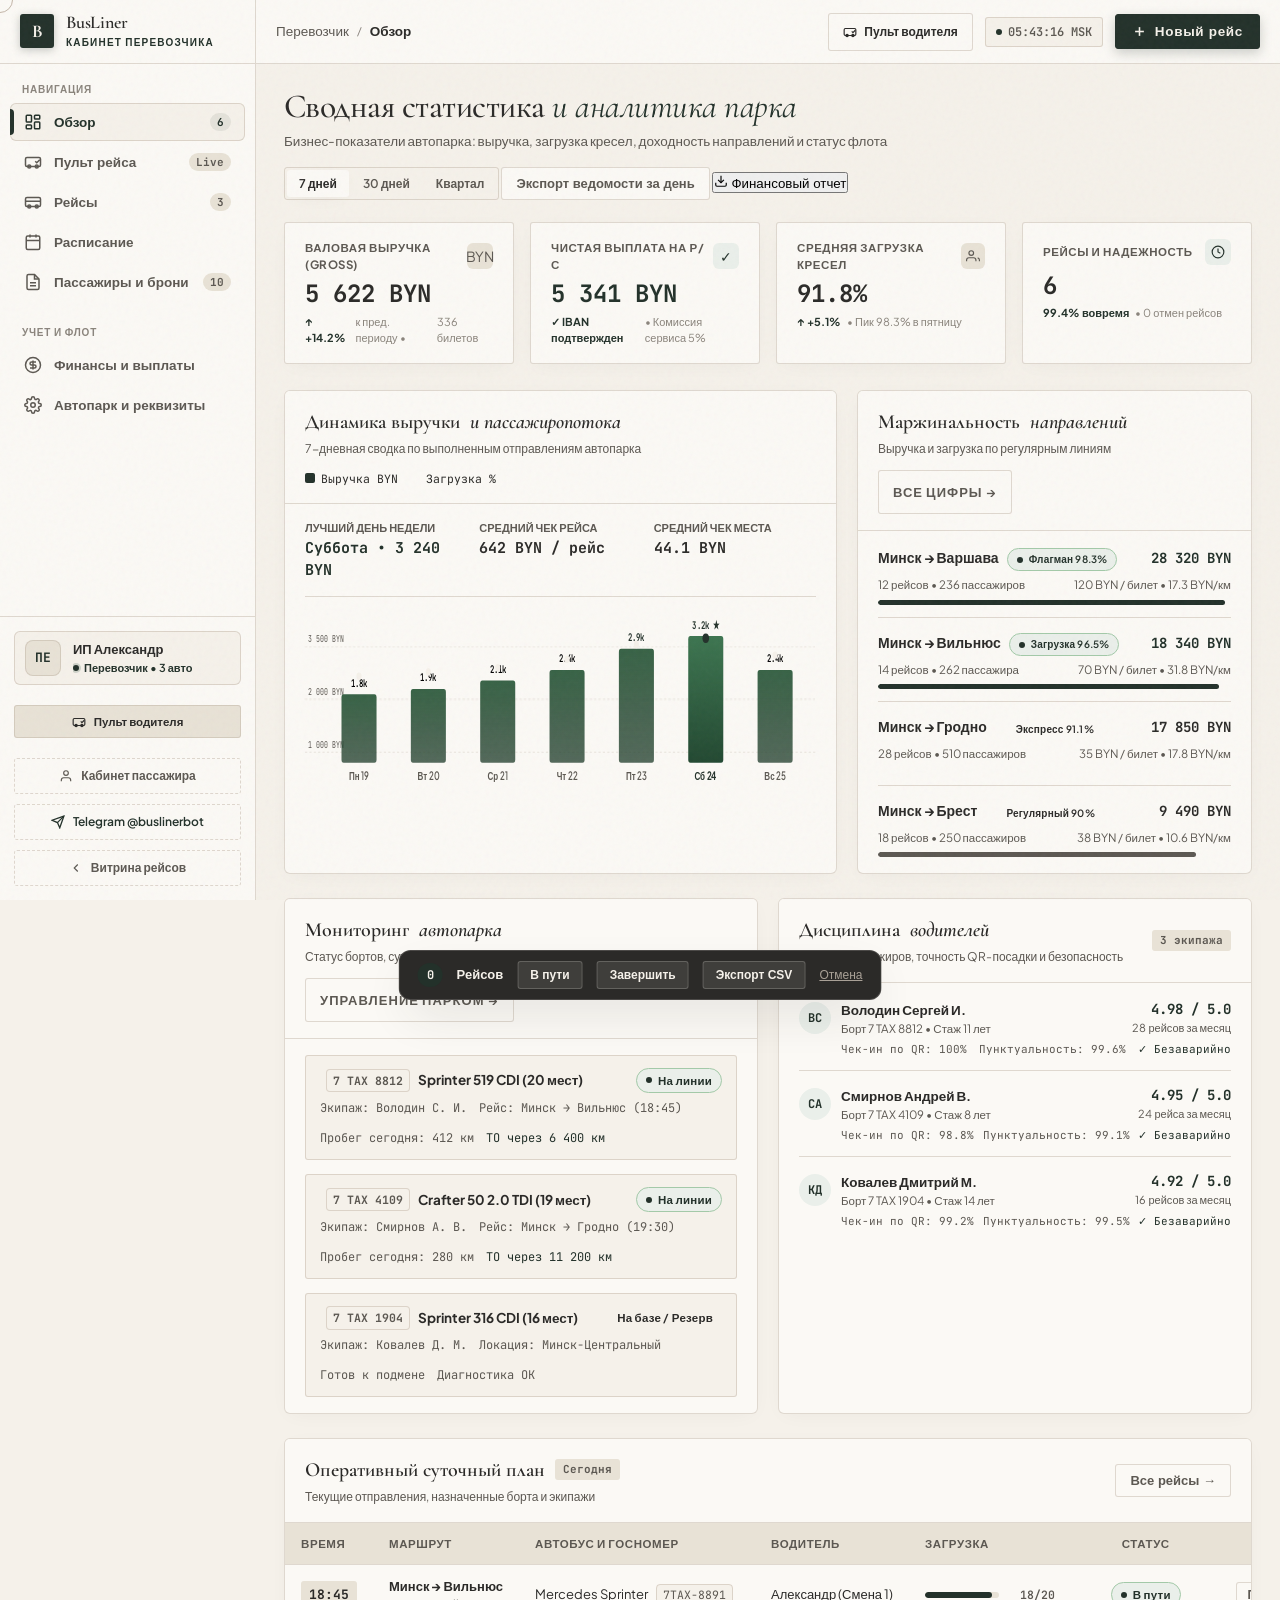
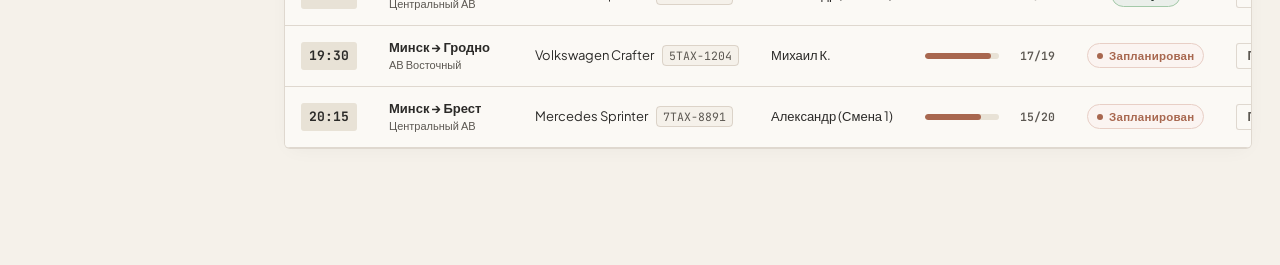
<file: carrier-dashboard.html>
<!DOCTYPE html>
<html lang="ru">
<head>
  <meta charset="UTF-8">
  <meta name="viewport" content="width=device-width, initial-scale=1.0, maximum-scale=5.0, viewport-fit=cover">
  <meta name="theme-color" content="#F5F1EA">
  <meta name="apple-mobile-web-app-capable" content="yes">
  <meta name="apple-mobile-web-app-status-bar-style" content="default">
  <title>Кабинет перевозчика — BusLiner</title>

  <!-- TYPOGRAPHY FONTS -->
  <link rel="preconnect" href="https://fonts.googleapis.com">
  <link rel="preconnect" href="https://fonts.gstatic.com" crossorigin>
  <link href="https://fonts.googleapis.com/css2?family=Cormorant+Garamond:ital,wght@0,400;0,500;0,600;0,700;1,400;1,600&family=JetBrains+Mono:wght@400;500;600;700&family=Plus+Jakarta+Sans:wght@300;400;500;600;700;800&display=swap" rel="stylesheet">

  <style>
    /* ==========================================================================
       BUSLINER WORKSPACE & DRIVER COCKPIT // QUIET LUXURY OPERATIONAL TOKENS
       Designed for: Carriers (Fleet owners) and Drivers (Mobile-first in road)
       Ergonomics: FUNCTION > ERGONOMICS > AESTHETICS > MOTION
       Rules: Exactly 0 image tags, Exactly 0 square brackets in visible UI
       ========================================================================== */
    :root {
      /* EXACT QUIET LUXURY TOKENS (AURA BENCHMARK) */
      --canvas-ivory: #F5F1EA;       /* Primary page background / stationery canvas */
      --canvas-bone: #E8E2D6;        /* Secondary card background / hover elevation */
      --canvas-sand: #D9CDB8;        /* Tonal warm sand gradient / transitional surface */
      --canvas-stone: #CEBEA5;       /* Subdued stone neutral */

      --color-forest: #23312A;          /* Deep Alpine Forest — primary prestige dark accent */
      --color-forest-surface: #2C3E35;  /* Alpine Forest card surface */
      --color-terracotta: #A8674F;      /* Warm earthen terracotta accent */
      --color-dusty-blue: #6E8294;      /* Subdued alpine mist blue */
      --color-graphite: #2B2A28;        /* Primary structural ink / dark card base */
      --color-graphite-dark: #1E1D1B;   /* Deep graphite monolith */

      /* HAIRLINE BORDERS & DIVIDERS */
      --border-taupe: #B8A99A;
      --border-hairline: rgba(184, 169, 154, 0.42);
      --border-subtle: rgba(184, 169, 154, 0.24);
      --border-dark: rgba(245, 241, 234, 0.16);

      /* STRICT ARCHITECTURAL RADII */
      --radius-sm: 3px;
      --radius-md: 6px;
      --radius-lg: 12px;
      --radius-pill: 9999px;

      /* KINETIC DRIVE MOTION CURVES */
      --ease-drive: cubic-bezier(0.22, 1, 0.36, 1);
      --ease-exit: cubic-bezier(0.4, 0, 0.2, 1);
      --ease-elastic: cubic-bezier(0.34, 1.56, 0.64, 1);

      /* COMPATIBILITY ALIASES & APP SHELL MAPPINGS */
      --canvas: var(--canvas-ivory);
      --canvas-alt: var(--canvas-bone);
      --surface-card: #FBF9F5;
      --surface-subtle: var(--canvas-bone);
      --surface-hover: #ECE5D8;
      --surface-elevated: var(--canvas-ivory);
      --surface-glass: rgba(251, 249, 245, 0.94);

      --border-focus: var(--color-forest);
      --border-strong: var(--border-taupe);

      --text-graphite: var(--color-graphite);
      --text-primary: var(--color-graphite);
      --text-muted: #5C5852;
      --text-dim: #8A847C;
      --text-inverted: var(--canvas-ivory);

      /* Primary action accents: Deep Alpine Forest (#23312A) - No Burgundy */
      --accent-primary: var(--color-forest);
      --accent-primary-hover: var(--color-forest-surface);
      --accent-primary-subtle: rgba(35, 49, 42, 0.08);

      --status-forest: var(--color-forest);
      --status-forest-bg: #EAEFEA;
      --status-forest-border: #A3C9A8;

      --status-sand: var(--color-terracotta);
      --status-sand-bg: #FBF4F1;
      --status-sand-border: #E8CFC6;

      --status-alert: var(--color-terracotta);
      --status-alert-bg: #FBF4F1;
      --status-alert-border: #E8CFC6;

      --status-blue: #3E5A70;
      --status-blue-bg: #EDF3F7;
      --status-blue-border: #B6C8D6;

      --font-display: 'Cormorant Garamond', Garamond, Georgia, serif;
      --font-body: 'Plus Jakarta Sans', -apple-system, BlinkMacSystemFont, "Segoe UI", Roboto, sans-serif;
      --font-mono: 'JetBrains Mono', SFMono-Regular, monospace;

      --sidebar-width: 256px;
      --sidebar-collapsed-width: 68px;
      --header-height: 64px;

      --shadow-subtle: 0 4px 20px -6px rgba(43, 42, 40, 0.05);
      --shadow-elevated: 0 16px 36px -10px rgba(43, 42, 40, 0.08);
      --shadow-floating: 0 20px 48px -12px rgba(43, 42, 40, 0.16);

      --ease-fluid: cubic-bezier(0.22, 1, 0.36, 1);
      --ease-snappy: cubic-bezier(0.4, 0, 0.2, 1);
    }

    /* GLOBAL MOBILE HARDENING */
    *, *::before, *::after {
      box-sizing: border-box;
      margin: 0;
      padding: 0;
      -webkit-tap-highlight-color: transparent;
    }

    html, body {
      width: 100%;
      min-height: 100dvh;
      background-color: var(--canvas);
      color: var(--text-primary);
      font-family: var(--font-body);
      font-size: 14px;
      line-height: 1.5;
      -webkit-font-smoothing: antialiased;
      -moz-osx-font-smoothing: grayscale;
      overscroll-behavior: none;
      overflow-x: hidden;
    }

    button, a, [role="button"], .tappable {
      touch-action: manipulation;
      user-select: none;
      -webkit-user-select: none;
      -webkit-touch-callout: none;
    }

    button:active, .btn-action-icon:active, .tappable:active {
      transform: scale(0.97);
      transition: transform 100ms var(--ease-snappy);
    }

    /* Minimum 16px inputs to prevent iOS Safari auto-zoom */
    input, select, textarea {
      font-size: 16px !important;
    }

    /* TACTILE PAPER GRAIN OVERLAY (AURA 3.8% OPACITY) */
    .paper-grain-overlay {
      position: fixed;
      inset: 0;
      width: 100%;
      height: 100%;
      pointer-events: none;
      z-index: 99999;
      opacity: 0.038;
      background-image: url("data:image/svg+xml,%3Csvg viewBox='0 0 250 250' xmlns='http://www.w3.org/2000/svg'%3E%3Cfilter id='noiseFilter'%3E%3CfeTurbulence type='fractalNoise' baseFrequency='0.85' numOctaves='3' stitchTiles='stitch'/%3E%3C/filter%3E%3Crect width='100%25' height='100%25' filter='url(%23noiseFilter)'/%3E%3C/svg%3E");
    }

    .paper-noise-canvas {
      position: fixed;
      inset: 0;
      width: 100%;
      height: 100%;
      pointer-events: none;
      z-index: 99999;
      opacity: 0.038;
    }

    /* KINETIC LERP CURSOR FOLLOWER (DESKTOP >= 768px) */
    .custom-cursor-follower {
      position: fixed;
      top: 0;
      left: 0;
      width: 26px;
      height: 26px;
      border: 1px solid var(--border-taupe);
      border-radius: 50%;
      pointer-events: none;
      z-index: 100000;
      transform: translate(-50%, -50%);
      transition: width 0.28s var(--ease-drive), height 0.28s var(--ease-drive), border-color 0.28s ease, background 0.28s ease;
      opacity: 0.85;
    }
    .custom-cursor-follower.hovering {
      width: 48px;
      height: 48px;
      border-color: var(--color-forest);
      background: rgba(35, 49, 42, 0.08);
    }
    @media (max-width: 900px), (hover: none), (pointer: coarse) {
      .custom-cursor-follower {
        display: none !important;
        opacity: 0 !important;
        visibility: hidden !important;
        pointer-events: none !important;
      }
    }

    /* MAGNETIC PHYSICS & SUBTLE CTAS */
    .btn-magnetic {
      transition: transform 0.22s var(--ease-drive);
    }
    .link-subtle-cta {
      font-family: var(--font-body);
      font-size: 13.5px;
      font-weight: 600;
      letter-spacing: 0.08em;
      text-transform: uppercase;
      color: var(--text-primary);
      text-decoration: none;
      display: inline-flex;
      align-items: center;
      gap: 7px;
      padding: 9px 18px;
      border: 1px solid var(--border-taupe);
      border-radius: var(--radius-sm);
      transition: all 0.25s var(--ease-drive);
      min-height: 44px;
      cursor: pointer;
    }
    .link-subtle-cta:hover {
      background: var(--canvas-bone);
      transform: translateX(3px);
    }

    /* APP SHELL GRID */
    .app-shell {
      display: flex;
      min-height: 100dvh;
      width: 100%;
      position: relative;
    }

    /* SIDEBAR NAVIGATION (DESKTOP / TABLET) */
    aside.app-sidebar {
      width: var(--sidebar-width);
      background: var(--surface-card);
      border-right: 1px solid var(--border-hairline);
      display: flex;
      flex-direction: column;
      position: sticky;
      top: 0;
      height: 100dvh;
      max-height: 100dvh;
      flex-shrink: 0;
      z-index: 100;
      overflow: hidden !important;
      overflow-y: hidden !important;
      overscroll-behavior: none !important;
      touch-action: none !important;
      user-select: none;
      transition: width 0.25s var(--ease-fluid);
    }

    .sidebar-header {
      height: var(--header-height);
      padding: 0 20px;
      display: flex;
      align-items: center;
      justify-content: space-between;
      border-bottom: 1px solid var(--border-hairline);
      padding-top: env(safe-area-inset-top, 0px);
    }

    .brand-mark {
      display: flex;
      align-items: center;
      gap: 12px;
      text-decoration: none;
      color: var(--text-primary);
    }

    .brand-logo-icon {
      width: 34px;
      height: 34px;
      background: var(--accent-primary);
      color: var(--canvas-ivory);
      border-radius: var(--radius-sm);
      display: flex;
      align-items: center;
      justify-content: center;
      font-family: var(--font-display);
      font-weight: 700;
      font-size: 18px;
      letter-spacing: -0.02em;
      flex-shrink: 0;
      box-shadow: 0 2px 8px rgba(35, 49, 42, 0.25);
    }

    .brand-text {
      display: flex;
      flex-direction: column;
    }

    .brand-name {
      font-family: var(--font-display);
      font-size: 18px;
      font-weight: 600;
      letter-spacing: -0.01em;
      line-height: 1.1;
      color: var(--text-primary);
    }

    .brand-label,
    .kicker,
    .section-kicker,
    .telemetry-kicker,
    .eyebrow-label {
      font-size: 10px;
      text-transform: uppercase;
      letter-spacing: 0.12em;
      color: var(--color-forest);
      font-weight: 700;
      margin-top: 2px;
    }

    .sidebar-toggle-btn {
      background: transparent;
      border: 1px solid var(--border-hairline);
      color: var(--text-muted);
      width: 28px;
      height: 28px;
      border-radius: 6px;
      display: flex;
      align-items: center;
      justify-content: center;
      cursor: pointer;
      transition: all 0.2s var(--ease-snappy);
    }

    /* ROLE SWITCHER TOGGLE PILL (CARRIER ↔ DRIVER) */
    .role-switcher-container {
      padding: 12px 14px;
      background: var(--surface-subtle);
      border-bottom: 1px solid var(--border-hairline);
    }

    .role-segmented-control {
      display: flex;
      background: var(--canvas);
      padding: 3px;
      border-radius: var(--radius-sm);
      border: 1px solid var(--border-hairline);
    }

    .role-segment-btn {
      flex: 1;
      padding: 7px 10px;
      font-size: 11.5px;
      font-weight: 700;
      border: none;
      background: transparent;
      border-radius: 4px;
      color: var(--text-muted);
      cursor: pointer;
      display: flex;
      align-items: center;
      justify-content: center;
      gap: 6px;
      transition: all 0.18s var(--ease-snappy);
      text-align: center;
    }
    .role-segment-btn.active {
      background: var(--accent-primary);
      color: var(--canvas-ivory);
      box-shadow: 0 2px 6px rgba(35, 49, 42, 0.25);
    }

    /* PROMINENT ROLE SWITCHER CONTROLS */
    .btn-role-switch-top {
      display: inline-flex;
      align-items: center;
      gap: 7px;
      height: 38px;
      padding: 0 14px;
      font-family: var(--font-body);
      font-size: 12px;
      font-weight: 600;
      color: var(--text-primary);
      background: var(--surface-card);
      border: 1px solid var(--border-hairline);
      border-radius: var(--radius-sm);
      cursor: pointer;
      transition: all 0.2s var(--ease-snappy);
      user-select: none;
      -webkit-user-select: none;
    }
    .btn-role-switch-top:hover {
      background: var(--surface-subtle);
      border-color: var(--border-subtle);
      transform: translateY(-1px);
    }
    .btn-role-switch-top:active {
      transform: translateY(0);
    }
    .btn-sidebar-role-toggle {
      width: 100%;
      display: flex;
      align-items: center;
      justify-content: center;
      gap: 8px;
      padding: 8px 12px;
      font-family: var(--font-body);
      font-size: 11.5px;
      font-weight: 600;
      color: var(--text-primary);
      background: var(--surface-subtle);
      border: 1px solid var(--border-hairline);
      border-radius: var(--radius-sm);
      cursor: pointer;
      transition: all 0.2s var(--ease-snappy);
      text-align: center;
      user-select: none;
      -webkit-user-select: none;
    }
    .btn-sidebar-role-toggle:hover {
      background: var(--canvas-sand);
      border-color: var(--border-subtle);
      transform: translateY(-1px);
    }
    .btn-sidebar-role-toggle:active {
      transform: translateY(0);
    }

    /* NAV LINKS */
    .sidebar-nav {
      flex: 1;
      padding: 10px 10px;
      display: flex;
      flex-direction: column;
      gap: 2px;
      overflow: hidden !important;
      overflow-y: hidden !important;
      overscroll-behavior: none !important;
      min-height: 0;
    }
    @media (max-height: 520px) {
      .sidebar-nav {
        overflow: hidden !important;
        overflow-y: hidden !important;
      }
    }

    .nav-section-title {
      font-size: 10px;
      font-weight: 700;
      text-transform: uppercase;
      letter-spacing: 0.08em;
      color: var(--text-dim);
      padding: 8px 12px 4px;
    }

    .nav-item-btn {
      display: flex;
      align-items: center;
      gap: 12px;
      padding: 10px 14px;
      border-radius: var(--radius-md);
      color: var(--text-muted);
      text-decoration: none;
      font-size: 13.5px;
      font-weight: 600;
      background: transparent;
      border: none;
      width: 100%;
      text-align: left;
      cursor: pointer;
      position: relative;
      transition: background 0.18s, color 0.18s;
    }

    @media (hover: hover) and (pointer: fine) {
      .nav-item-btn:hover {
        background: var(--surface-subtle);
        color: var(--text-primary);
      }
    }

    .nav-item-btn.active {
      background: var(--canvas);
      color: var(--accent-primary);
      font-weight: 700;
      box-shadow: inset 0 0 0 1px var(--border-hairline);
    }

    .nav-item-btn.active::before {
      content: '';
      position: absolute;
      left: 0;
      top: 6px;
      bottom: 6px;
      width: 3.5px;
      background: var(--accent-primary);
      border-radius: 0 4px 4px 0;
    }

    .nav-icon {
      width: 18px;
      height: 18px;
      flex-shrink: 0;
      stroke-width: 2;
    }

    .nav-badge {
      margin-left: auto;
      font-size: 11px;
      font-weight: 700;
      padding: 2px 7px;
      border-radius: 20px;
      background: var(--surface-subtle);
      color: var(--text-muted);
      font-family: var(--font-mono);
      font-variant-numeric: tabular-nums;
    }
    .nav-item-btn.active .nav-badge {
      background: var(--accent-primary-subtle);
      color: var(--accent-primary);
    }

    /* SIDEBAR FOOTER & PROFILE */
    .sidebar-footer {
      padding: 14px;
      border-top: 1px solid var(--border-hairline);
      display: flex;
      flex-direction: column;
      gap: 10px;
      background: var(--surface-card);
      padding-bottom: calc(14px + env(safe-area-inset-bottom, 0px));
    }

    .carrier-profile-card {
      display: flex;
      align-items: center;
      gap: 12px;
      padding: 8px 10px;
      border-radius: var(--radius-md);
      background: var(--canvas);
      border: 1px solid var(--border-hairline);
    }

    .carrier-avatar {
      width: 36px;
      height: 36px;
      border-radius: 8px;
      background: var(--surface-subtle);
      color: var(--accent-primary);
      display: flex;
      align-items: center;
      justify-content: center;
      font-weight: 700;
      font-size: 13px;
      font-family: var(--font-mono);
      border: 1px solid var(--border-hairline);
      flex-shrink: 0;
    }

    .carrier-meta {
      display: flex;
      flex-direction: column;
      overflow: hidden;
    }

    .carrier-name {
      font-size: 13px;
      font-weight: 700;
      color: var(--text-primary);
      white-space: nowrap;
      overflow: hidden;
      text-overflow: ellipsis;
    }

    .carrier-subtext {
      font-size: 11px;
      color: var(--status-forest);
      display: flex;
      align-items: center;
      gap: 5px;
      font-weight: 600;
    }

    .carrier-status-dot {
      width: 6px;
      height: 6px;
      border-radius: 50%;
      background: var(--status-forest);
      box-shadow: 0 0 0 2px rgba(46, 79, 62, 0.2);
    }

    .passenger-site-link {
      display: flex;
      align-items: center;
      justify-content: center;
      gap: 8px;
      font-size: 12px;
      font-weight: 600;
      color: var(--text-muted);
      text-decoration: none;
      padding: 8px 10px;
      border-radius: var(--radius-sm);
      border: 1px dashed var(--border-hairline);
      transition: all 0.2s;
    }

    /* MAIN APP WORKSPACE */
    main.app-workspace {
      flex: 1;
      display: flex;
      flex-direction: column;
      min-width: 0;
      background: var(--canvas);
      position: relative;
      overflow-x: hidden;
    }

    /* TOP APPLICATION BAR */
    header.top-app-bar {
      height: var(--header-height);
      background: var(--surface-card);
      border-bottom: 1px solid var(--border-hairline);
      display: flex;
      align-items: center;
      justify-content: space-between;
      padding: 0 20px;
      position: sticky;
      top: 0;
      z-index: 90;
      min-width: 0;
      overflow-x: hidden;
      padding-top: env(safe-area-inset-top, 0px);
    }

    .header-breadcrumb {
      display: flex;
      align-items: center;
      gap: 8px;
      font-size: 13.5px;
    }

    .crumb-root {
      color: var(--text-muted);
      font-weight: 500;
    }

    .crumb-separator {
      color: var(--text-dim);
      font-size: 11px;
    }

    .crumb-current {
      font-weight: 700;
      color: var(--text-primary);
    }

    .header-right-actions {
      display: flex;
      align-items: center;
      gap: 12px;
    }

    .telemetry-clock {
      font-family: var(--font-mono);
      font-size: 12px;
      font-weight: 600;
      color: var(--text-muted);
      background: var(--canvas);
      border: 1px solid var(--border-hairline);
      padding: 5px 10px;
      border-radius: var(--radius-sm);
      font-variant-numeric: tabular-nums;
      display: flex;
      align-items: center;
      gap: 6px;
    }

    .clock-pulse {
      width: 6px;
      height: 6px;
      border-radius: 50%;
      background: var(--status-forest);
      animation: clockBlink 2s infinite ease-in-out;
    }
    @keyframes clockBlink {
      0%, 100% { opacity: 1; transform: scale(1); }
      50% { opacity: 0.4; transform: scale(0.85); }
    }

    .btn-create-trip-primary {
      display: inline-flex;
      align-items: center;
      gap: 8px;
      background: var(--accent-primary);
      color: var(--canvas-ivory);
      border: 1px solid var(--accent-primary);
      padding: 9px 16px;
      border-radius: var(--radius-sm);
      font-size: 13.5px;
      font-weight: 600;
      letter-spacing: 0.05em;
      cursor: pointer;
      box-shadow: 0 4px 12px rgba(35, 49, 42, 0.22);
      transition: all 0.2s var(--ease-snappy);
    }

    /* SCREEN CONTENT AREA */
    .screen-content-area {
      flex: 1;
      padding: 24px 28px 90px;
      max-width: 1380px;
      width: 100%;
      margin: 0 auto;
    }

    .screen-pane {
      display: none;
      animation: screenFadeIn 0.25s var(--ease-fluid) forwards;
    }
    .screen-pane.active-pane {
      display: block;
    }
    @keyframes screenFadeIn {
      from { opacity: 0; transform: translateY(4px); }
      to { opacity: 1; transform: translateY(0); }
    }

    /* SCREEN HERO HEADLINE */
    .screen-heading-row {
      display: flex;
      align-items: flex-start;
      justify-content: space-between;
      flex-wrap: wrap;
      gap: 16px;
      margin-bottom: 22px;
    }

    .screen-title-group h1 {
      font-family: var(--font-display);
      font-size: clamp(1.8rem, 2.5vw + 0.5rem, 2.4rem);
      font-weight: 500;
      line-height: 1.15;
      letter-spacing: -0.015em;
      color: var(--text-primary);
    }
    .screen-title-group h1 em {
      font-style: italic;
      font-family: var(--font-display);
      font-weight: 400;
      color: var(--color-forest);
    }
    .screen-title-group p {
      font-size: 13.5px;
      color: var(--text-muted);
      margin-top: 4px;
    }

    /* 4-KPI TELEMETRY GRID */
    .kpi-metrics-grid {
      display: grid;
      grid-template-columns: repeat(4, 1fr);
      gap: 16px;
      margin-bottom: 26px;
    }

    .kpi-card {
      background: var(--surface-card);
      border: 1px solid var(--border-hairline);
      border-radius: var(--radius-sm);
      padding: 16px 20px;
      display: flex;
      flex-direction: column;
      position: relative;
      box-shadow: var(--shadow-subtle);
    }

    .kpi-card-header {
      display: flex;
      align-items: center;
      justify-content: space-between;
      margin-bottom: 8px;
    }

    .kpi-label {
      font-size: 11.5px;
      font-weight: 700;
      text-transform: uppercase;
      letter-spacing: 0.05em;
      color: var(--text-muted);
    }

    .kpi-icon-pill {
      width: 26px;
      height: 26px;
      border-radius: 6px;
      background: var(--surface-subtle);
      color: var(--text-muted);
      display: flex;
      align-items: center;
      justify-content: center;
    }

    .kpi-number {
      font-family: var(--font-mono);
      font-size: 24px;
      font-weight: 700;
      line-height: 1.1;
      color: var(--text-primary);
      font-variant-numeric: tabular-nums;
    }

    .kpi-footer-note {
      font-size: 11px;
      margin-top: 6px;
      display: flex;
      align-items: center;
      gap: 6px;
      color: var(--text-dim);
    }

    .trend-up {
      color: var(--status-forest);
      font-weight: 700;
    }
    .trend-attention {
      color: var(--accent-primary);
      font-weight: 700;
    }

    /* CARRIER BUSINESS INTELLIGENCE & ANALYTICS SUITE */
    .timeframe-toggle-group {
      display: inline-flex;
      align-items: center;
      background: var(--bg-neutral);
      border: 1px solid var(--border-hairline);
      border-radius: var(--radius-sm);
      padding: 2px;
      gap: 2px;
    }
    .btn-timeframe {
      border: none;
      background: transparent;
      padding: 6px 12px;
      font-size: 12px;
      font-weight: 600;
      color: var(--text-muted);
      border-radius: var(--radius-sm);
      cursor: pointer;
      transition: all 0.2s ease;
      font-family: var(--font-sans);
    }
    .btn-timeframe.active, .btn-timeframe:hover {
      background: var(--surface-card);
      color: var(--text-main);
      box-shadow: var(--shadow-subtle);
    }

    .carrier-analytics-dual-grid {
      display: grid;
      grid-template-columns: 1.4fr 1fr;
      gap: 20px;
      margin-bottom: 24px;
    }
    .carrier-fleet-matrix-grid {
      display: grid;
      grid-template-columns: 1fr 1fr;
      gap: 20px;
      margin-bottom: 24px;
    }
    .chart-col {
      cursor: pointer;
      transition: transform 0.2s ease, opacity 0.2s ease;
    }
    .chart-col:hover {
      opacity: 0.85;
      transform: translateY(-2px);
    }
    .route-analytics-row, .vehicle-telemetry-item, .driver-discipline-row {
      transition: background 0.2s ease, border-color 0.2s ease;
    }
    .vehicle-telemetry-item:hover {
      border-color: var(--border-focus);
    }

    /* OPERATIONAL SECTION BOXES */
    .panel-card {
      background: var(--surface-card);
      border: 1px solid var(--border-hairline);
      border-radius: var(--radius-md);
      box-shadow: var(--shadow-subtle);
      overflow: hidden;
      margin-bottom: 26px;
    }

    .panel-card-header {
      padding: 16px 20px;
      border-bottom: 1px solid var(--border-hairline);
      display: flex;
      align-items: center;
      justify-content: space-between;
      flex-wrap: wrap;
      gap: 12px;
      background: var(--surface-card);
    }

    .panel-title {
      font-family: var(--font-display);
      font-size: 20px;
      font-weight: 600;
      color: var(--text-primary);
      display: flex;
      align-items: center;
      gap: 10px;
    }

    .panel-title-badge {
      font-family: var(--font-mono);
      font-size: 11px;
      font-weight: 700;
      padding: 2px 8px;
      border-radius: var(--radius-sm);
      background: var(--surface-subtle);
      color: var(--text-muted);
    }

    /* FILTERS & SEARCH ROW */
    .filter-toolbar {
      padding: 12px 20px;
      background: var(--surface-subtle);
      border-bottom: 1px solid var(--border-hairline);
      display: flex;
      align-items: center;
      justify-content: space-between;
      flex-wrap: wrap;
      gap: 10px;
    }

    .filter-left-controls {
      display: flex;
      align-items: center;
      gap: 10px;
      flex-wrap: wrap;
      flex: 1;
    }

    .search-input-wrapper {
      position: relative;
      min-width: 220px;
      max-width: 320px;
      flex: 1;
    }

    .search-input-wrapper svg {
      position: absolute;
      left: 11px;
      top: 50%;
      transform: translateY(-50%);
      width: 15px;
      height: 15px;
      color: var(--text-dim);
      pointer-events: none;
    }

    .input-clean {
      width: 100%;
      padding: 8px 12px 8px 34px;
      font-family: var(--font-body);
      color: var(--text-primary);
      background: var(--surface-card);
      border: 1px solid var(--border-hairline);
      border-radius: var(--radius-sm);
      outline: none;
    }
    .input-clean:focus {
      border-color: var(--border-focus);
      box-shadow: 0 0 0 3px rgba(35, 49, 42, 0.12);
    }

    .filter-select {
      padding: 8px 12px;
      font-family: var(--font-body);
      color: var(--text-primary);
      background: var(--surface-card);
      border: 1px solid var(--border-hairline);
      border-radius: var(--radius-sm);
      outline: none;
      cursor: pointer;
    }

    .filter-chip-tabs {
      display: flex;
      align-items: center;
      gap: 4px;
      background: var(--surface-card);
      padding: 3px;
      border-radius: var(--radius-sm);
      border: 1px solid var(--border-hairline);
    }

    .chip-tab-btn {
      padding: 5px 12px;
      font-size: 12px;
      font-weight: 600;
      color: var(--text-muted);
      border: none;
      background: transparent;
      border-radius: var(--radius-sm);
      cursor: pointer;
    }
    .chip-tab-btn.active {
      background: var(--accent-primary);
      color: var(--canvas-ivory);
    }

    /* DESKTOP DATA TABLES (HIDDEN ON MOBILE < 768px IN FAVOR OF CARDS) */
    .table-container {
      width: 100%;
      overflow-x: auto;
      background: var(--surface-card);
      position: relative;
    }

    table.data-table {
      width: 100%;
      border-collapse: collapse;
      text-align: left;
      font-size: 13px;
    }

    table.data-table thead th {
      background: var(--surface-subtle);
      color: var(--text-muted);
      font-weight: 700;
      font-size: 11.5px;
      text-transform: uppercase;
      letter-spacing: 0.05em;
      padding: 12px 16px;
      border-bottom: 1px solid var(--border-hairline);
      position: sticky;
      top: 0;
      z-index: 10;
      white-space: nowrap;
    }

    table.data-table thead th.sortable {
      cursor: pointer;
    }

    table.data-table tbody tr {
      border-bottom: 1px solid var(--border-hairline);
      transition: background-color 0.15s;
      cursor: pointer;
    }
    @media (hover: hover) and (pointer: fine) {
      table.data-table tbody tr:hover {
        background-color: var(--surface-hover);
      }
    }
    table.data-table tbody tr.row-selected {
      background-color: var(--canvas-alt);
    }

    table.data-table td {
      padding: 12px 16px;
      color: var(--text-primary);
      vertical-align: middle;
      white-space: nowrap;
    }

    /* COLUMN ALIGNMENTS */
    .col-check { width: 44px; text-align: center; }
    .col-left { text-align: left; }
    .col-right { text-align: right; }
    .col-center { text-align: center; }

    input[type="checkbox"].table-checkbox {
      width: 18px;
      height: 18px;
      accent-color: var(--accent-primary);
      cursor: pointer;
      border-radius: 4px;
    }

    .mono {
      font-family: var(--font-mono);
      font-variant-numeric: tabular-nums;
    }

    .mono-cell {
      font-family: var(--font-mono);
      font-variant-numeric: tabular-nums;
      font-weight: 600;
    }

    .time-slot-badge {
      font-family: var(--font-mono);
      font-weight: 700;
      font-size: 13px;
      color: var(--text-primary);
      background: var(--surface-subtle);
      padding: 4px 8px;
      border-radius: var(--radius-sm);
      display: inline-block;
    }

    .route-cell-title {
      font-weight: 700;
      color: var(--text-primary);
      display: flex;
      align-items: center;
      gap: 6px;
    }
    .route-arrow {
      color: var(--accent-primary);
      font-weight: 700;
    }

    .vehicle-cell-plate {
      font-family: var(--font-mono);
      font-size: 11.5px;
      background: var(--canvas);
      border: 1px solid var(--border-hairline);
      padding: 2px 6px;
      border-radius: 4px;
      color: var(--text-muted);
      margin-left: 6px;
    }

    /* OCCUPANCY BAR */
    .occupancy-cell {
      display: flex;
      align-items: center;
      gap: 10px;
      min-width: 130px;
    }
    .occupancy-bar-bg {
      flex: 1;
      height: 6px;
      background: var(--surface-subtle);
      border-radius: 10px;
      overflow: hidden;
    }
    .occupancy-bar-fill {
      height: 100%;
      border-radius: 10px;
      background: var(--status-forest);
    }
    .occupancy-bar-fill.high { background: var(--status-sand); }
    .occupancy-bar-fill.full { background: var(--accent-primary); }

    .occupancy-text {
      font-family: var(--font-mono);
      font-size: 11.5px;
      font-weight: 600;
      color: var(--text-muted);
      font-variant-numeric: tabular-nums;
      width: 46px;
      text-align: right;
    }

    /* STATUS PILL BADGES */
    .status-pill {
      display: inline-flex;
      align-items: center;
      gap: 6px;
      padding: 3px 9px;
      border-radius: 14px;
      font-size: 11.5px;
      font-weight: 600;
      letter-spacing: 0.02em;
    }
    .status-pill::before {
      content: '';
      width: 6px;
      height: 6px;
      border-radius: 50%;
    }

    .status-forest-pill {
      background: var(--status-forest-bg);
      color: var(--status-forest);
      border: 1px solid var(--status-forest-border);
    }
    .status-forest-pill::before { background: var(--status-forest); }

    .status-sand-pill {
      background: var(--status-sand-bg);
      color: var(--status-sand);
      border: 1px solid var(--status-sand-border);
    }
    .status-sand-pill::before { background: var(--status-sand); }

    .status-alert-pill {
      background: var(--status-alert-bg);
      color: var(--status-alert);
      border: 1px solid var(--status-alert-border);
    }
    .status-alert-pill::before { background: var(--status-alert); }

    .status-blue-pill {
      background: var(--status-blue-bg);
      color: var(--status-blue);
      border: 1px solid var(--status-blue-border);
    }
    .status-blue-pill::before { background: var(--status-blue); }

    /* ACTION BUTTONS */
    .btn-action-icon {
      background: var(--surface-card);
      border: 1px solid var(--border-hairline);
      color: var(--text-muted);
      width: 34px;
      height: 34px;
      border-radius: var(--radius-sm);
      display: flex;
      align-items: center;
      justify-content: center;
      cursor: pointer;
    }

    .btn-secondary {
      padding: 8px 14px;
      background: var(--surface-card);
      border: 1px solid var(--border-hairline);
      border-radius: var(--radius-sm);
      font-size: 13px;
      font-weight: 600;
      color: var(--text-muted);
      cursor: pointer;
    }

    /* ==========================================================================
       MOBILE TOUCH-CARD SYSTEM FOR PHONES (< 768px)
       Replaces microscopic table rows with comfortable, thumb-friendly cards!
       ========================================================================== */
    .mobile-cards-feed {
      display: none;
      flex-direction: column;
      gap: 12px;
      padding: 12px;
    }

    .trip-mobile-card {
      background: var(--surface-card);
      border: 1px solid var(--border-hairline);
      border-radius: var(--radius-md);
      padding: 16px;
      display: flex;
      flex-direction: column;
      gap: 12px;
      box-shadow: var(--shadow-subtle);
    }

    .trip-card-header {
      display: flex;
      align-items: flex-start;
      justify-content: space-between;
      gap: 10px;
    }

    .trip-card-time {
      font-family: var(--font-mono);
      font-size: 18px;
      font-weight: 700;
      color: var(--text-primary);
    }

    .trip-card-route {
      font-size: 16px;
      font-weight: 700;
      color: var(--text-primary);
      margin-top: 2px;
    }

    .trip-card-meta {
      display: flex;
      align-items: center;
      gap: 8px;
      flex-wrap: wrap;
      font-size: 12px;
      color: var(--text-muted);
    }

    .trip-card-actions {
      display: grid;
      grid-template-columns: 1fr auto;
      gap: 8px;
      margin-top: 4px;
    }

    .btn-mobile-board {
      height: 48px;
      min-height: 48px;
      background: var(--accent-primary);
      color: var(--canvas-ivory);
      border: none;
      border-radius: var(--radius-sm);
      font-size: 14px;
      font-weight: 700;
      display: flex;
      align-items: center;
      justify-content: center;
      gap: 8px;
      cursor: pointer;
    }

    .btn-mobile-status {
      height: 48px;
      min-height: 48px;
      padding: 0 14px;
      background: var(--surface-subtle);
      border: 1px solid var(--border-hairline);
      border-radius: var(--radius-sm);
      color: var(--text-primary);
      font-size: 13px;
      font-weight: 600;
      cursor: pointer;
    }

    /* ==========================================================================
       DRIVER ACTIVE TRIP HERO BANNER (FOR DRIVERS IN THE ROAD)
       ========================================================================== */
    .driver-active-trip-banner {
      background: var(--surface-card);
      border: 2px solid var(--accent-primary);
      border-radius: var(--radius-md);
      padding: 20px;
      margin-bottom: 24px;
      box-shadow: 0 8px 24px -6px rgba(35, 49, 42, 0.16);
      display: flex;
      flex-direction: column;
      gap: 16px;
    }

    .driver-banner-top {
      display: flex;
      align-items: flex-start;
      justify-content: space-between;
      flex-wrap: wrap;
      gap: 12px;
    }

    .driver-banner-badge {
      display: inline-flex;
      align-items: center;
      gap: 6px;
      background: var(--accent-primary);
      color: var(--canvas-ivory);
      font-size: 11px;
      font-weight: 700;
      text-transform: uppercase;
      letter-spacing: 0.06em;
      padding: 4px 10px;
      border-radius: var(--radius-pill);
    }

    .driver-banner-controls {
      display: grid;
      grid-template-columns: 2fr 1fr 1fr;
      gap: 10px;
    }

    .btn-driver-hero {
      height: 48px;
      min-height: 48px;
      border-radius: var(--radius-sm);
      font-size: 14px;
      font-weight: 700;
      display: flex;
      align-items: center;
      justify-content: center;
      gap: 8px;
      cursor: pointer;
      border: none;
    }
    .btn-driver-hero.primary {
      background: var(--status-forest);
      color: var(--canvas-ivory);
      box-shadow: 0 4px 14px rgba(35, 49, 42, 0.28);
    }
    .btn-driver-hero.secondary {
      background: var(--surface-subtle);
      border: 1px solid var(--border-hairline);
      color: var(--text-primary);
    }

    /* SLIDE-OUT FLYOUT DRAWER & MOBILE BOTTOM SHEET */
    .drawer-overlay {
      position: fixed;
      inset: 0;
      background: rgba(43, 42, 40, 0.5);
      z-index: 2000;
      opacity: 0;
      pointer-events: none;
      transition: opacity 0.25s var(--ease-fluid);
    }
    .drawer-overlay.open {
      opacity: 1;
      pointer-events: auto;
    }

    .flyout-drawer {
      position: fixed;
      top: 0;
      right: 0;
      width: 640px;
      max-width: 96vw;
      height: 100dvh;
      background: var(--surface-card);
      border-left: 1px solid var(--border-hairline);
      box-shadow: var(--shadow-floating);
      z-index: 2010;
      display: flex;
      flex-direction: column;
      transform: translateX(100%);
      transition: transform 0.28s var(--ease-fluid);
    }
    .drawer-overlay.open .flyout-drawer {
      transform: translateX(0);
    }

    .drawer-sheet-grabber-bar {
      display: flex;
      justify-content: center;
      padding: 10px 0 2px;
      background: var(--surface-subtle);
    }
    .sheet-grabber {
      width: 44px;
      height: 4px;
      background: var(--border-taupe);
      border-radius: var(--radius-pill);
      opacity: 0.6;
    }

    .drawer-header {
      padding: 14px 22px;
      border-bottom: 1px solid var(--border-hairline);
      display: flex;
      align-items: center;
      justify-content: space-between;
      background: var(--surface-subtle);
      padding-top: env(safe-area-inset-top, 14px);
    }

    .drawer-title-group h2 {
      font-family: var(--font-display);
      font-size: 24px;
      font-weight: 600;
      line-height: 1.2;
    }
    .drawer-subtitle {
      font-size: 12px;
      color: var(--text-muted);
      margin-top: 2px;
      font-family: var(--font-mono);
    }

    .drawer-close-btn {
      width: 48px;
      height: 48px;
      min-width: 48px;
      min-height: 48px;
      border-radius: var(--radius-sm);
      border: 1px solid var(--border-hairline);
      background: var(--surface-card);
      color: var(--text-muted);
      cursor: pointer;
      display: flex;
      align-items: center;
      justify-content: center;
      font-size: 18px;
    }

    .drawer-body {
      flex: 1;
      overflow-y: auto;
      overscroll-behavior: contain;
      padding: 20px;
      display: flex;
      flex-direction: column;
      gap: 20px;
    }

    /* 20-SEAT BUS SCHEMATIC */
    .bus-schematic-card {
      background: var(--canvas);
      border: 1px solid var(--border-hairline);
      border-radius: var(--radius-md);
      padding: 16px;
    }

    .bus-cockpit-bar {
      display: flex;
      align-items: center;
      justify-content: space-between;
      border-bottom: 1px dashed var(--border-hairline);
      padding-bottom: 10px;
      margin-bottom: 12px;
      font-size: 11.5px;
      color: var(--text-muted);
      text-transform: uppercase;
      letter-spacing: 0.05em;
      font-weight: 700;
    }

    .cabin-aisle {
      font-size: 11px;
      letter-spacing: 0.08em;
      text-transform: uppercase;
      color: var(--text-muted);
    }

    .seats-grid-layout {
      display: grid;
      grid-template-columns: repeat(4, 1fr);
      gap: 8px;
    }

    .seat-box {
      aspect-ratio: 1;
      border-radius: 6px;
      border: 1px solid var(--border-hairline);
      background: var(--surface-card);
      display: flex;
      flex-direction: column;
      align-items: center;
      justify-content: center;
      font-family: var(--font-mono);
      font-size: 12px;
      font-weight: 700;
      cursor: pointer;
      transition: all 0.15s;
    }
    .seat-box.occupied {
      background: var(--surface-subtle);
      color: var(--text-dim);
    }
    .seat-box.boarded {
      background: var(--color-forest);
      border-color: var(--color-forest);
      color: var(--canvas-ivory);
    }

    .seat-legend-row {
      display: flex;
      align-items: center;
      gap: 14px;
      margin-top: 12px;
      font-size: 11px;
      color: var(--text-muted);
    }
    .legend-item {
      display: flex;
      align-items: center;
      gap: 5px;
    }
    .legend-box {
      width: 12px;
      height: 12px;
      border-radius: 3px;
      border: 1px solid var(--border-hairline);
    }

    /* PASSENGER ROSTER WITH 1-TAP PHONE DIALER CALL */
    .roster-list {
      display: flex;
      flex-direction: column;
      gap: 8px;
    }

    .roster-item {
      display: flex;
      align-items: center;
      justify-content: space-between;
      padding: 12px 14px;
      background: var(--surface-card);
      border: 1px solid var(--border-hairline);
      border-radius: var(--radius-sm);
      gap: 10px;
    }

    .roster-passenger-info {
      display: flex;
      flex-direction: column;
      flex: 1;
      min-width: 0;
    }
    .roster-name {
      font-weight: 700;
      font-size: 14px;
      white-space: nowrap;
      overflow: hidden;
      text-overflow: ellipsis;
    }
    .roster-phone {
      font-family: var(--font-mono);
      font-size: 11.5px;
      color: var(--text-muted);
      display: flex;
      align-items: center;
      gap: 6px;
      margin-top: 2px;
    }

    .roster-actions-box {
      display: flex;
      align-items: center;
      gap: 8px;
      flex-shrink: 0;
    }

    .btn-call-passenger {
      width: 48px;
      height: 48px;
      min-width: 48px;
      min-height: 48px;
      border-radius: var(--radius-sm);
      background: var(--surface-subtle);
      border: 1px solid var(--border-hairline);
      color: var(--text-primary);
      display: flex;
      align-items: center;
      justify-content: center;
      text-decoration: none;
    }

    .btn-checkin-toggle {
      height: 48px;
      min-height: 48px;
      padding: 0 16px;
      border-radius: var(--radius-sm);
      font-size: 13px;
      font-weight: 700;
      letter-spacing: 0.05em;
      cursor: pointer;
      border: 1px solid var(--border-hairline);
      background: var(--surface-card);
      color: var(--text-muted);
    }
    .btn-checkin-toggle.boarded {
      background: var(--color-forest);
      color: var(--canvas-ivory);
      border-color: var(--color-forest);
    }

    .drawer-footer {
      padding: 16px 20px;
      border-top: 1px solid var(--border-hairline);
      display: flex;
      align-items: center;
      justify-content: space-between;
      background: var(--surface-subtle);
      padding-bottom: calc(16px + env(safe-area-inset-bottom, 0px));
    }

    /* FLOATING BULK ACTIONS BAR */
    .bulk-floating-bar {
      position: fixed;
      bottom: calc(20px + env(safe-area-inset-bottom, 0px));
      left: 50%;
      transform: translateX(-50%) translateY(120px);
      background: var(--color-graphite);
      color: var(--canvas-ivory);
      padding: 10px 18px;
      border-radius: var(--radius-lg);
      box-shadow: var(--shadow-floating);
      display: flex;
      align-items: center;
      gap: 14px;
      z-index: 1000;
      transition: transform 0.28s var(--ease-fluid);
      border: 1px solid rgba(245, 241, 234, 0.16);
    }
    .bulk-floating-bar.active {
      transform: translateX(-50%) translateY(0);
    }

    .bulk-count-badge {
      background: var(--accent-primary);
      color: var(--canvas-ivory);
      font-family: var(--font-mono);
      font-weight: 700;
      font-size: 12px;
      padding: 3px 9px;
      border-radius: var(--radius-pill);
    }

    .btn-bulk-action {
      background: rgba(245, 241, 234, 0.1);
      color: var(--canvas-ivory);
      border: 1px solid rgba(245, 241, 234, 0.2);
      padding: 6px 12px;
      border-radius: var(--radius-sm);
      font-size: 12px;
      font-weight: 600;
      cursor: pointer;
    }

    .btn-bulk-clear {
      background: transparent;
      border: none;
      color: #A8A096;
      font-size: 12px;
      cursor: pointer;
      text-decoration: underline;
    }

    /* MOBILE BOTTOM THUMB BAR (FOR PHONES) */
    .mobile-bottom-nav-bar {
      display: none;
      position: fixed;
      bottom: 0;
      left: 0;
      right: 0;
      height: calc(60px + env(safe-area-inset-bottom, 0px));
      background: var(--surface-card);
      border-top: 1px solid var(--border-hairline);
      z-index: 999;
      padding-bottom: env(safe-area-inset-bottom, 0px);
    }

    .mobile-bottom-nav-grid {
      display: flex;
      height: 60px;
      align-items: center;
      justify-content: space-around;
    }

    .mobile-nav-btn {
      flex: 1;
      height: 100%;
      display: flex;
      flex-direction: column;
      align-items: center;
      justify-content: center;
      gap: 4px;
      border: none;
      background: transparent;
      color: var(--text-muted);
      font-size: 10px;
      font-weight: 700;
      cursor: pointer;
    }
    .mobile-nav-btn svg {
      width: 20px;
      height: 20px;
    }
    .mobile-nav-btn.active {
      color: var(--accent-primary);
    }

    /* MODAL WINDOWS */
    .modal-overlay {
      position: fixed;
      inset: 0;
      background: rgba(28, 29, 28, 0.5);
      z-index: 3000;
      display: flex;
      align-items: center;
      justify-content: center;
      padding: 16px;
      opacity: 0;
      pointer-events: none;
      transition: opacity 0.25s var(--ease-fluid);
    }
    .modal-overlay.open {
      opacity: 1;
      pointer-events: auto;
    }

    .modal-window {
      background: var(--surface-card);
      border: 1px solid var(--border-hairline);
      border-radius: var(--radius-lg);
      width: 100%;
      max-width: 680px;
      box-shadow: var(--shadow-floating);
      overflow: hidden;
      transform: scale(0.96);
      transition: transform 0.25s var(--ease-fluid);
      max-height: 90dvh;
      display: flex;
      flex-direction: column;
    }
    .modal-overlay.open .modal-window {
      transform: scale(1);
    }

    .modal-header {
      padding: 18px 22px;
      border-bottom: 1px solid var(--border-hairline);
      display: flex;
      align-items: center;
      justify-content: space-between;
      background: var(--surface-subtle);
    }

    .modal-title {
      font-family: var(--font-display);
      font-size: 21px;
      font-weight: 600;
    }

    .modal-body {
      padding: 20px;
      overflow-y: auto;
      overscroll-behavior: contain;
      display: flex;
      flex-direction: column;
      gap: 16px;
    }

    .form-group {
      display: flex;
      flex-direction: column;
      gap: 6px;
    }

    .form-label {
      font-size: 11.5px;
      font-weight: 700;
      color: var(--text-muted);
      text-transform: uppercase;
      letter-spacing: 0.04em;
    }

    .form-input, .form-select {
      width: 100%;
      padding: 10px 12px;
      font-family: var(--font-body);
      color: var(--text-primary);
      background: var(--canvas);
      border: 1px solid var(--border-hairline);
      border-radius: var(--radius-sm);
      outline: none;
    }
    .form-input:focus, .form-select:focus {
      border-color: var(--border-focus);
      box-shadow: 0 0 0 3px rgba(35, 49, 42, 0.12);
    }

    .form-row-2 {
      display: grid;
      grid-template-columns: 1fr 1fr;
      gap: 12px;
    }

    .modal-footer {
      padding: 16px 20px;
      border-top: 1px solid var(--border-hairline);
      display: flex;
      align-items: center;
      justify-content: flex-end;
      gap: 10px;
      background: var(--surface-subtle);
    }

    /* TOAST NOTIFICATIONS */
    .toast-container {
      position: fixed;
      top: calc(16px + env(safe-area-inset-top, 0px));
      right: 16px;
      left: 16px;
      max-width: 400px;
      margin-left: auto;
      z-index: 9999;
      display: flex;
      flex-direction: column;
      gap: 8px;
      pointer-events: none;
    }

    .toast-card {
      pointer-events: auto;
      background: var(--surface-card);
      border: 1px solid var(--border-hairline);
      border-radius: var(--radius-md);
      padding: 12px 16px;
      box-shadow: var(--shadow-elevated);
      display: flex;
      align-items: center;
      gap: 12px;
      transform: translateY(-20px);
      opacity: 0;
      transition: all 0.25s var(--ease-fluid);
    }
    .toast-card.show {
      transform: translateY(0);
      opacity: 1;
    }

    .toast-icon {
      width: 20px;
      height: 20px;
      flex-shrink: 0;
    }
    .toast-forest .toast-icon { color: var(--status-forest); }
    .toast-alert .toast-icon { color: var(--accent-primary); }

    .toast-content {
      flex: 1;
      display: flex;
      flex-direction: column;
    }
    .toast-title {
      font-size: 13px;
      font-weight: 700;
      color: var(--text-primary);
    }
    .toast-desc {
      font-size: 11.5px;
      color: var(--text-muted);
    }

    .toast-close-btn {
      background: transparent;
      border: none;
      color: var(--text-dim);
      cursor: pointer;
      font-size: 14px;
    }

    /* ==========================================================================
       RESPONSIVE ERGONOMICS BREAKPOINTS
       ========================================================================== */
    @media (max-width: 1024px) {
      .carrier-analytics-dual-grid,
      .carrier-fleet-matrix-grid {
        grid-template-columns: 1fr;
      }
      .kpi-metrics-grid {
        grid-template-columns: repeat(2, 1fr);
      }
      aside.app-sidebar {
        width: var(--sidebar-collapsed-width);
      }
      .brand-text, .nav-item-btn span, .nav-badge, .nav-section-title, .carrier-meta, .role-switcher-container {
        display: none !important;
      }
      .nav-item-btn {
        justify-content: center;
        padding: 12px 0;
      }
      .carrier-profile-card {
        justify-content: center;
        padding: 8px;
      }
    }

    @media (max-width: 768px) {
      /* Mobile Phone Mode: Hide sidebar, show bottom nav bar */
      aside.app-sidebar, .sidebar {
        display: none;
      }
      .mobile-bottom-nav-bar {
        display: block;
      }
      .screen-content-area, .main-content {
        padding: 16px 14px calc(76px + env(safe-area-inset-bottom, 0px));
      }
      .kpi-metrics-grid {
        grid-template-columns: 1fr;
        gap: 10px;
      }
      .table-container {
        display: none; /* Hide microscopic table on phone */
      }
      .mobile-cards-feed {
        display: flex; /* Show comfortable touch cards on phone */
      }
      .form-row-2 {
        grid-template-columns: 1fr;
      }
      .flyout-drawer {
        width: 100vw;
        max-width: 100vw;
        border-left: none;
        border-radius: 16px 16px 0 0;
        top: auto;
        bottom: 0;
        height: 92dvh;
        transform: translateY(100%);
      }
      .drawer-overlay.open .flyout-drawer {
        transform: translateY(0);
      }
      .driver-banner-controls {
        grid-template-columns: 1fr;
      }
      .bulk-floating-bar {
        width: 92%;
        bottom: calc(72px + env(safe-area-inset-bottom, 0px));
        flex-wrap: wrap;
        justify-content: center;
      }
      header.top-app-bar {
        padding: 0 12px;
        min-width: 0;
        overflow-x: hidden;
      }
      .header-breadcrumb {
        min-width: 0;
        flex-shrink: 1;
      }
      .crumb-current {
        white-space: nowrap;
        overflow: hidden;
        text-overflow: ellipsis;
      }
    }

    @media (max-width: 480px) {
      header.top-app-bar {
        padding: 0 8px;
        min-width: 0;
        overflow-x: hidden;
      }
      .crumb-root, .crumb-separator {
        display: none;
      }
      .telemetry-clock {
        display: none;
      }
      .header-breadcrumb {
        max-width: 140px;
        overflow: hidden;
      }
    }

    @media (prefers-reduced-motion: reduce) {
      *, *::before, *::after {
        animation-duration: 0.01ms !important;
        animation-iteration-count: 1 !important;
        transition-duration: 0.01ms !important;
      }
    }
  
    /* 3D MINIBUS VIEWPORT CARD (ТУ МАРШРУТКУ 3D) */
    .viewport-3d-card {
      position: relative;
      height: 520px;
      border-radius: var(--radius-sm);
      overflow: hidden;
      background: var(--canvas-bone);
      border: 1px solid var(--border-hairline);
    }
    #three-canvas-container {
      width: 100%;
      height: 100%;
      display: block;
    }

    /* FLOATING 3D TOOLTIP */
    .floating-tooltip {
      position: absolute;
      display: none;
      pointer-events: none;
      z-index: 100;
      background: rgba(35, 49, 42, 0.95);
      color: var(--canvas-ivory);
      padding: 8px 12px;
      border-radius: var(--radius-sm);
      font-size: 12px;
      line-height: 1.35;
      box-shadow: var(--shadow-sm);
      border: 1px solid var(--border-hairline);
      max-width: 220px;
    }
    .tt-head {
      font-weight: 700;
      font-size: 12.5px;
      color: var(--canvas-ivory);
      margin-bottom: 2px;
    }
    .tt-type {
      color: var(--canvas-sand);
      font-size: 11px;
    }

    /* 3D HUD OVERLAY */
    .hud-overlay {
      position: absolute;
      top: 0;
      left: 0;
      right: 0;
      pointer-events: none;
      padding: 16px 20px;
      display: flex;
      flex-direction: column;
      gap: 12px;
    }
    .hud-header-bar {
      display: flex;
      justify-content: space-between;
      align-items: center;
      flex-wrap: wrap;
      gap: 12px;
    }
    .hud-title-box {
      background: var(--canvas-ivory);
      border: 1px solid var(--border-hairline);
      border-radius: var(--radius-sm);
      padding: 6px 14px;
      font-size: 12.5px;
      font-weight: 700;
      color: var(--text-primary);
      box-shadow: var(--shadow-sm);
      pointer-events: auto;
    }
    .hud-controls-row {
      display: flex;
      gap: 8px;
      pointer-events: auto;
      flex-wrap: wrap;
    }
    .hud-btn-group {
      display: flex;
      gap: 2px;
      background: var(--canvas-ivory);
      border: 1px solid var(--border-hairline);
      border-radius: var(--radius-sm);
      padding: 3px;
      box-shadow: var(--shadow-sm);
    }
    .hud-pill-btn {
      padding: 6px 12px;
      min-height: 36px;
      border-radius: var(--radius-sm);
      background: transparent;
      border: none;
      color: var(--text-muted);
      font-family: var(--font-body);
      font-size: 11.5px;
      font-weight: 600;
      cursor: pointer;
      transition: all 0.15s ease;
    }
    .hud-pill-btn:hover {
      color: var(--text-primary);
      background: var(--canvas-bone);
    }
    .hud-pill-btn.active {
      background: var(--color-forest);
      color: var(--canvas-ivory);
      font-weight: 700;
    }

    .hud-legend-strip {
      display: inline-flex;
      align-items: center;
      gap: 16px;
      background: var(--canvas-ivory);
      border: 1px solid var(--border-hairline);
      border-radius: var(--radius-sm);
      padding: 6px 14px;
      font-size: 11.5px;
      color: var(--text-muted);
      align-self: flex-start;
      pointer-events: auto;
      flex-wrap: wrap;
    }
    .leg-item {
      display: flex;
      align-items: center;
      gap: 6px;
    }
    .leg-dot {
      width: 9px;
      height: 9px;
      border-radius: 50%;
      display: inline-block;
    }
    .dot-boarded { background: var(--color-forest); }
    .dot-waiting { background: var(--color-terracotta); }
    .dot-free { background: var(--canvas-sand); border: 1px solid var(--border-hairline); }

    /* SEAT INSPECTOR BAR */
    .cockpit-seat-inspector-bar {
      display: flex;
      align-items: center;
      justify-content: space-between;
      padding: 14px 18px;
      background: var(--canvas-ivory);
      border: 1px solid var(--border-hairline);
      border-radius: var(--radius-sm);
      margin-top: 14px;
      gap: 16px;
      flex-wrap: wrap;
    }

    /* COCKPIT TRIP STATUS CONTROLS */
    .cockpit-status-control-card {
      background: var(--canvas-ivory);
      border: 1px solid var(--border-hairline);
      border-radius: var(--radius-sm);
      padding: 16px 20px;
      margin-bottom: 20px;
      display: flex;
      align-items: center;
      justify-content: space-between;
      gap: 16px;
      flex-wrap: wrap;
    }
    .status-btn-group {
      display: flex;
      gap: 8px;
      flex-wrap: wrap;
    }
    .btn-status-pill {
      padding: 10px 18px;
      min-height: 48px;
      border-radius: var(--radius-sm);
      border: 1px solid var(--border-hairline);
      background: var(--canvas-bone);
      color: var(--text-primary);
      font-weight: 600;
      font-size: 13.5px;
      cursor: pointer;
      display: inline-flex;
      align-items: center;
      gap: 8px;
      transition: all 0.2s ease;
    }
    .btn-status-pill:hover {
      background: var(--canvas-sand);
    }
    .btn-status-pill.active {
      background: var(--color-forest);
      color: var(--canvas-ivory);
      border-color: var(--color-forest);
      box-shadow: 0 2px 8px rgba(35, 49, 42, 0.2);
    }


    /* DRIVER QR SCANNER STYLES */
    .scanner-laser-line {
      position: absolute;
      left: 10%;
      right: 10%;
      height: 2px;
      background: var(--status-forest);
      box-shadow: 0 0 8px var(--status-forest);
      top: 20%;
      animation: scanLaser 2.2s ease-in-out infinite alternate;
      z-index: 5;
    }
    @keyframes scanLaser {
      0% { top: 15%; opacity: 0.4; }
      50% { opacity: 1; }
      100% { top: 85%; opacity: 0.4; }
    }
    .scanner-reticle-box {
      position: absolute;
      width: 180px;
      height: 180px;
      pointer-events: none;
      z-index: 4;
    }
    .reticle-corner {
      position: absolute;
      width: 24px;
      height: 24px;
      border-color: var(--status-forest);
      border-style: solid;
    }
    .reticle-corner.tl { top: 0; left: 0; border-width: 3px 0 0 3px; }
    .reticle-corner.tr { top: 0; right: 0; border-width: 3px 3px 0 0; }
    .reticle-corner.bl { bottom: 0; left: 0; border-width: 0 0 3px 3px; }
    .reticle-corner.br { bottom: 0; right: 0; border-width: 0 3px 3px 0; }
    .btn-scanner-quick {
      background: var(--canvas-bone);
      border: 1px solid var(--border-hairline);
      border-radius: var(--radius-sm);
      padding: 6px 12px;
      font-size: 12px;
      font-family: var(--font-mono);
      color: var(--text-primary);
      cursor: pointer;
      transition: all 0.15s ease;
      min-height: 38px;
    }
    .btn-scanner-quick:hover {
      background: var(--surface-card);
      border-color: var(--color-forest);
      color: var(--color-forest);
    }


    /* ERGONOMIC LARGE QR SCANNER BUTTON */
    .btn-qr-scanner-large {
      display: inline-flex;
      align-items: center;
      gap: 14px;
      min-height: 56px;
      padding: 10px 22px;
      background: var(--color-forest);
      color: var(--canvas-ivory);
      border: 1px solid rgba(245, 241, 234, 0.15);
      border-radius: var(--radius-md);
      cursor: pointer;
      font-family: var(--font-body);
      text-decoration: none;
      transition: all 0.2s var(--ease-fluid);
      box-shadow: 0 4px 14px rgba(35, 49, 42, 0.15);
      position: relative;
    }
    .btn-qr-scanner-large:hover {
      background: #2D3E35;
      transform: translateY(-1px);
      box-shadow: 0 6px 18px rgba(35, 49, 42, 0.22);
    }
    .btn-qr-scanner-large:active {
      transform: scale(0.985);
      box-shadow: 0 2px 8px rgba(35, 49, 42, 0.12);
    }
    .qr-scanner-icon-wrap {
      display: flex;
      align-items: center;
      justify-content: center;
      width: 38px;
      height: 38px;
      border-radius: var(--radius-sm);
      background: rgba(245, 241, 234, 0.12);
      flex-shrink: 0;
      color: var(--canvas-ivory);
    }
    .qr-scanner-text-col {
      display: flex;
      flex-direction: column;
      text-align: left;
      line-height: 1.25;
    }
    .qr-scanner-main-title {
      font-size: 15px;
      font-weight: 700;
      letter-spacing: -0.01em;
      color: var(--canvas-ivory);
    }
    .qr-scanner-sub-desc {
      font-size: 11.5px;
      color: rgba(245, 241, 234, 0.72);
      margin-top: 2px;
    }
    .qr-scanner-status-tag {
      display: inline-flex;
      align-items: center;
      gap: 6px;
      padding: 4px 10px;
      border-radius: var(--radius-pill);
      background: rgba(245, 241, 234, 0.12);
      border: 1px solid rgba(245, 241, 234, 0.2);
      font-size: 11px;
      font-family: var(--font-mono);
      font-weight: 600;
      color: var(--canvas-ivory);
      margin-left: 6px;
    }
    .qr-scanner-status-tag .pulse-indicator {
      width: 7px;
      height: 7px;
      border-radius: 50%;
      background: #4ADE80;
      box-shadow: 0 0 6px #4ADE80;
      animation: pulseGreenDot 1.8s infinite;
    }
    @keyframes pulseGreenDot {
      0% { transform: scale(0.85); opacity: 0.6; }
      50% { transform: scale(1.15); opacity: 1; }
      100% { transform: scale(0.85); opacity: 0.6; }
    }
    .scanner-tool-btn {
      display: inline-flex;
      align-items: center;
      gap: 5px;
      padding: 6px 12px;
      font-size: 11.5px;
      font-weight: 600;
      color: var(--canvas-ivory);
      background: rgba(35, 49, 42, 0.85);
      border: 1px solid rgba(245, 241, 234, 0.2);
      border-radius: var(--radius-sm);
      cursor: pointer;
      backdrop-filter: blur(4px);
      transition: all 0.15s ease;
      min-height: 32px;
    }
    .scanner-tool-btn:hover {
      background: rgba(46, 79, 62, 0.95);
      border-color: rgba(245, 241, 234, 0.4);
    }
    @media (max-width: 640px) {
      .btn-qr-scanner-large {
        width: 100%;
        justify-content: space-between;
        min-height: 58px;
      }
    }

  </style>
</head>
<body>

  <!-- TACTILE PAPER GRAIN OVERLAY -->
  <div class="paper-grain-overlay paper-noise-canvas" aria-hidden="true"></div>

  <!-- KINETIC LERP CURSOR FOLLOWER (DESKTOP) -->
  <div class="custom-cursor-follower" id="cursorFollower" aria-hidden="true"></div>

  <!-- TOAST NOTIFICATIONS HUB -->
  <div class="toast-container" id="toastHub" role="status" aria-live="polite"></div>

  <!-- APPLICATION SHELL -->
  <div class="app-shell">

    <!-- DESKTOP / TABLET SIDEBAR NAVIGATION -->
    <aside class="app-sidebar" id="appSidebar">
      <div class="sidebar-header">
        <a href="#dashboard" class="brand-mark" onclick="switchScreen('dashboard')">
          <div class="brand-logo-icon">B</div>
          <div class="brand-text">
            <span class="brand-name">BusLiner</span>
            <span class="brand-label" id="sidebarBrandRole">Кабинет перевозчика</span>
          </div>
        </a>
      </div>

      <nav class="sidebar-nav">
        <div class="nav-section-title">Навигация</div>

        <button class="nav-item-btn active" data-screen="dashboard" onclick="switchScreen('dashboard')">
          <svg class="nav-icon" viewBox="0 0 24 24" fill="none" stroke="currentColor">
            <rect x="3" y="3" width="7" height="9" rx="1" />
            <rect x="14" y="3" width="7" height="5" rx="1" />
            <rect x="14" y="12" width="7" height="9" rx="1" />
            <rect x="3" y="16" width="7" height="5" rx="1" />
          </svg>
          <span>Обзор</span>
          <span class="nav-badge" id="badgeTripsToday">6</span>
        </button>

        <button class="nav-item-btn" data-screen="cockpit" onclick="navTo('cockpit')">
          <svg class="nav-icon" viewBox="0 0 24 24" fill="none" stroke="currentColor" stroke-width="2">
            <rect x="2" y="6" width="20" height="12" rx="2" />
            <circle cx="7" cy="18" r="2" />
            <circle cx="17" cy="18" r="2" />
            <path d="M15 11l2 2 4-4" />
          </svg>
          <span>Пульт рейса</span>
          <span class="nav-badge" id="badgeCockpitAlert">Live</span>
        </button>

        <button class="nav-item-btn" data-screen="trips" onclick="switchScreen('trips')">
          <svg class="nav-icon" viewBox="0 0 24 24" fill="none" stroke="currentColor">
            <rect x="2" y="6" width="20" height="12" rx="2" />
            <circle cx="7" cy="18" r="2" />
            <circle cx="17" cy="18" r="2" />
            <path d="M2 11h20" />
          </svg>
          <span>Рейсы</span>
          <span class="nav-badge" id="badgeActiveTrips">8</span>
        </button>

        <button class="nav-item-btn" data-screen="schedule" onclick="switchScreen('schedule')">
          <svg class="nav-icon" viewBox="0 0 24 24" fill="none" stroke="currentColor">
            <rect x="3" y="4" width="18" height="18" rx="2" />
            <line x1="16" y1="2" x2="16" y2="6" />
            <line x1="8" y1="2" x2="8" y2="6" />
            <line x1="3" y1="10" x2="21" y2="10" />
          </svg>
          <span>Расписание</span>
        </button>

        <button class="nav-item-btn" data-screen="bookings" onclick="switchScreen('bookings')">
          <svg class="nav-icon" viewBox="0 0 24 24" fill="none" stroke="currentColor">
            <path d="M14 2H6a2 2 0 0 0-2 2v16a2 2 0 0 0 2 2h12a2 2 0 0 0 2-2V8z" />
            <polyline points="14 2 14 8 20 8" />
            <line x1="16" y1="13" x2="8" y2="13" />
            <line x1="16" y1="17" x2="8" y2="17" />
          </svg>
          <span>Пассажиры и брони</span>
          <span class="nav-badge" id="badgeTotalBookings">92</span>
        </button>

        <div class="nav-section-title" id="carrierSectionHeading" style="margin-top: 14px;">Учет и флот</div>

        <button class="nav-item-btn" id="navItemFinances" data-screen="finances" onclick="switchScreen('finances')">
          <svg class="nav-icon" viewBox="0 0 24 24" fill="none" stroke="currentColor">
            <circle cx="12" cy="12" r="10" />
            <path d="M16 8h-6a2 2 0 1 0 0 4h4a2 2 0 1 1 0 4H8" />
            <path d="M12 18V6" />
          </svg>
          <span>Финансы и выплаты</span>
        </button>

        <button class="nav-item-btn" id="navItemSettings" data-screen="settings" onclick="switchScreen('settings')">
          <svg class="nav-icon" viewBox="0 0 24 24" fill="none" stroke="currentColor">
            <circle cx="12" cy="12" r="3" />
            <path d="M19.4 15a1.65 1.65 0 0 0 .33 1.82l.06.06a2 2 0 0 1 0 2.83 2 2 0 0 1-2.83 0l-.06-.06a1.65 1.65 0 0 0-1.82-.33 1.65 1.65 0 0 0-1 1.51V21a2 2 0 0 1-2 2 2 2 0 0 1-2-2v-.09A1.65 1.65 0 0 0 9 19.4a1.65 1.65 0 0 0-1.82.33l-.06.06a2 2 0 0 1-2.83 0 2 2 0 0 1 0-2.83l.06-.06a1.65 1.65 0 0 0 .33-1.82 1.65 1.65 0 0 0-1.51-1H3a2 2 0 0 1-2-2 2 2 0 0 1 2-2h.09A1.65 1.65 0 0 0 4.6 9a1.65 1.65 0 0 0-.33-1.82l-.06-.06a2 2 0 0 1 0-2.83 2 2 0 0 1 2.83 0l.06.06a1.65 1.65 0 0 0 1.82.33H9a1.65 1.65 0 0 0 1-1.51V3a2 2 0 0 1 2-2 2 2 0 0 1 2 2v.09a1.65 1.65 0 0 0 1 1.51 1.65 1.65 0 0 0 1.82-.33l.06-.06a2 2 0 0 1 2.83 0 2 2 0 0 1 0 2.83l-.06.06a1.65 1.65 0 0 0-.33 1.82V9a1.65 1.65 0 0 0 1.51 1H21a2 2 0 0 1 2 2 2 2 0 0 1-2 2h-.09a1.65 1.65 0 0 0-1.51 1z" />
          </svg>
          <span>Автопарк и реквизиты</span>
        </button>
      </nav>

      <div class="sidebar-footer">
        <div class="carrier-profile-card">
          <div class="carrier-avatar" id="profileAvatarMonogram">ПЕ</div>
          <div class="carrier-meta">
            <span class="carrier-name" id="profileDisplayName">ИП Александр</span>
            <span class="carrier-subtext">
              <span class="carrier-status-dot"></span>
              <span id="profileRoleBadgeText">Перевозчик • 3 авто</span>
            </span>
          </div>
        </div>

        <div class="sidebar-role-toggle-box" style="margin-top: 10px; margin-bottom: 10px;">
          <button type="button" class="btn-sidebar-role-toggle" id="btnSidebarRoleToggle" onclick="toggleUserRole()" title="Переключить режим работы">
            <svg width="14" height="14" viewBox="0 0 24 24" fill="none" stroke="currentColor" stroke-width="2">
              <rect x="2" y="6" width="20" height="12" rx="2" />
              <circle cx="7" cy="18" r="2" />
              <circle cx="17" cy="18" r="2" />
              <path d="M15 11l2 2 4-4" />
            </svg>
            <span id="btnSidebarRoleToggleLabel">Пульт водителя</span>
          </button>
        </div>



        <a href="passenger-cabinet.html" class="passenger-site-link">
          <svg width="14" height="14" viewBox="0 0 24 24" fill="none" stroke="currentColor" stroke-width="2">
            <path d="M20 21v-2a4 4 0 0 0-4-4H8a4 4 0 0 0-4 4v2" />
            <circle cx="12" cy="7" r="4" />
          </svg>
          Кабинет пассажира
        </a>

        <a id="sidebarBotLink" href="https://t.me/buslinerbot?start=carrier" target="_blank" rel="noopener noreferrer" class="passenger-site-link" style="color: var(--color-forest); font-weight: 600;">
          <svg width="14" height="14" viewBox="0 0 24 24" fill="none" stroke="currentColor" stroke-width="2.2">
            <line x1="22" y1="2" x2="11" y2="13"></line>
            <polygon points="22 2 15 22 11 13 2 9 22 2"></polygon>
          </svg>
          <span id="sidebarBotLabel">Telegram @buslinerbot</span>
        </a>

        <a href="index.html" class="passenger-site-link">
          <svg width="14" height="14" viewBox="0 0 24 24" fill="none" stroke="currentColor" stroke-width="2">
            <path d="M15 18l-6-6 6-6" />
          </svg>
          Витрина рейсов
        </a>
      </div>
    </aside>

    <!-- MAIN APP WORKSPACE -->
    <main class="app-workspace">

      <!-- TOP APPLICATION BAR -->
      <header class="top-app-bar">
        <div class="header-breadcrumb">
          <span class="crumb-root" id="topBarRoleIndicator">Перевозчик</span>
          <span class="crumb-separator">/</span>
          <span class="crumb-current" id="headerCrumbTitle">Обзор</span>
        </div>

        <div class="header-right-actions">
          <button type="button" class="btn-role-switch-top" id="btnRoleSwitchTop" onclick="toggleUserRole()" title="Переключить роль (Перевозчик / Водитель)">
            <svg class="role-switch-icon" width="14" height="14" viewBox="0 0 24 24" fill="none" stroke="currentColor" stroke-width="2">
              <rect x="2" y="6" width="20" height="12" rx="2" />
              <circle cx="7" cy="18" r="2" />
              <circle cx="17" cy="18" r="2" />
              <path d="M15 11l2 2 4-4" />
            </svg>
            <span id="btnRoleSwitchTopLabel">Пульт водителя</span>
          </button>

          <div class="telemetry-clock">
            <span class="clock-pulse"></span>
            <span id="liveTimeClock">16:04:15 MSK</span>
          </div>

          <button class="btn-create-trip-primary carrier-only-action" id="btnTopCreateTrip" onclick="openModalCreateTrip()">
            <svg width="15" height="15" viewBox="0 0 24 24" fill="none" stroke="currentColor" stroke-width="2.5">
              <line x1="12" y1="5" x2="12" y2="19" />
              <line x1="5" y1="12" x2="19" y2="12" />
            </svg>
            <span class="btn-create-trip-text">Новый рейс</span>
          </button>
        </div>
      </header>

      <!-- SCREEN CONTENT AREA -->
      <div class="screen-content-area">

        <!-- ====================================================================
             DRIVER ACTIVE TRIP HERO BANNER (SHOWN WHEN IN DRIVER MODE)
             ==================================================================== -->
        <div class="driver-active-trip-banner" id="driverHeroBanner" style="display:none;">
          <div class="driver-banner-top">
            <div>
              <div class="driver-banner-badge">Ваш рейс прямо сейчас</div>
              <h2 style="font-family: var(--font-display); font-size: 26px; font-weight:600; margin-top:6px;">
                Минск &rarr; Вильнюс • 18:45
              </h2>
              <div style="font-size: 12.5px; color: var(--text-muted); margin-top: 2px;">
                Mercedes Sprinter <span class="vehicle-cell-plate">7TAX-8891</span> • Перрон 3, Центральный АВ
              </div>
            </div>
            <div style="text-align: right;">
              <div style="font-family: var(--font-mono); font-size: 22px; font-weight: 700; color: var(--status-forest);">
                18 / 20 мест
              </div>
              <span class="status-pill status-forest-pill">Посадка открыта</span>
              <div id="driverHeroCountdown" style="font-family: var(--font-mono); font-size: 12px; color: var(--accent-primary); margin-top: 4px;">До отправления: 14 мин</div>
            </div>
          </div>

          <div class="driver-banner-controls">
            <button class="btn-driver-hero primary btn-magnetic" onclick="openDriverQrScannerModal()" title="Сканировать QR-код билета" style="min-height: 52px; background: var(--color-forest); color: var(--canvas-ivory); display: inline-flex; align-items: center; gap: 10px;">
              <svg width="22" height="22" viewBox="0 0 24 24" fill="none" stroke="currentColor" stroke-width="2">
                <path d="M3 7V5a2 2 0 0 1 2-2h2"/>
                <path d="M17 3h2a2 2 0 0 1 2 2v2"/>
                <path d="M21 17v2a2 2 0 0 1-2 2h-2"/>
                <path d="M7 21H5a2 2 0 0 1-2-2v-2"/>
                <rect x="7" y="7" width="4" height="4" rx="1"/>
                <rect x="13" y="7" width="4" height="4" rx="1"/>
                <rect x="7" y="13" width="4" height="4" rx="1"/>
                <rect x="13" y="13" width="4" height="4" rx="1"/>
              </svg>
              <span style="font-weight: 700; font-size: 15px;">Сканер QR билетов</span>
            </button>
            <button class="btn-driver-hero primary btn-magnetic" onclick="openTripDetails('BL-5715'); navTo('cockpit');">
              <svg width="18" height="18" viewBox="0 0 24 24" fill="none" stroke="currentColor" stroke-width="2.5">
                <path d="M16 21v-2a4 4 0 0 0-4-4H5a4 4 0 0 0-4 4v2" />
                <circle cx="9" cy="7" r="4" />
                <polyline points="16 11 18 13 22 9" />
              </svg>
              Начать посадку
            </button>
            <button class="btn-driver-hero secondary btn-magnetic" onclick="changeHeroTripStatus('in_route')">
              Выехать по маршруту
            </button>
            <button class="btn-driver-hero secondary btn-magnetic" onclick="broadcastTripDelay('BL-5715', 15)">
              Задержка +15 мин
            </button>
            <button class="btn-driver-hero secondary btn-magnetic" onclick="changeHeroTripStatus('completed')">
              Завершить рейс
            </button>
          </div>
        </div>

        <!-- ====================================================================
             SCREEN COCKPIT: DEDICATED EMBEDDED DRIVER COCKPIT (ПУЛЬТ РЕЙСА)
             ==================================================================== -->
        <section id="screen-cockpit" class="screen-pane workspace-screen">
          <div class="screen-heading-row">
            <div class="screen-title-group">
              <h1>Пульт рейса <em>и мобильная посадка</em></h1>
              <p>Оперативный пульт экипажа: чек-ин пассажиров, схема салона 20 мест и выезд</p>
            </div>
            <div class="screen-controls-group">
              <button class="btn-secondary" onclick="exportDailyManifestCSV()">
                Экспорт ведомости
              </button>
            </div>
          </div>

          
          
          
          <!-- COCKPIT 4 KPI TILES -->
          <div class="kpi-metrics-grid" style="margin-bottom: 20px;">
            <div class="kpi-card">
              <div class="kpi-card-header">
                <span class="kpi-label">Статус рейса</span>
                <div class="kpi-icon-pill" style="color: var(--status-forest); background: var(--status-forest-bg);">
                  <svg width="14" height="14" viewBox="0 0 24 24" fill="none" stroke="currentColor" stroke-width="2">
                    <circle cx="12" cy="12" r="10" />
                    <polyline points="12 6 12 12 16 14" />
                  </svg>
                </div>
              </div>
              <div class="kpi-number" id="cockpitKpiStatus" style="font-size: 20px;">Посадка открыта</div>
              <div class="kpi-footer-note" id="cockpitKpiStatusNote">Перрон 3 • Отправление 18:45</div>
            </div>

            <div class="kpi-card">
              <div class="kpi-card-header">
                <span class="kpi-label">Следующая точка</span>
                <div class="kpi-icon-pill">
                  <svg width="14" height="14" viewBox="0 0 24 24" fill="none" stroke="currentColor" stroke-width="2">
                    <polygon points="12 2 19 21 12 17 5 21 12 2" />
                  </svg>
                </div>
              </div>
              <div class="kpi-number" id="cockpitKpiWaypoint" style="font-size: 20px;">КПП Каменный Лог</div>
              <div class="kpi-footer-note">Дистанция ~142 км • Расчет 20:30</div>
            </div>

            <div class="kpi-card">
              <div class="kpi-card-header">
                <span class="kpi-label">Посадка пассажиров</span>
                <div class="kpi-icon-pill" style="color: var(--status-forest); background: var(--status-forest-bg);">&check;</div>
              </div>
              <div class="kpi-number" id="cockpitKpiBoarded" style="color: var(--color-forest);">14 / 18</div>
              <div class="kpi-footer-note" id="cockpitKpiRemaining">Осталось посадить: 4 человека</div>
            </div>

            <div class="kpi-card">
              <div class="kpi-card-header">
                <span class="kpi-label">К сбору водителю</span>
                <div class="kpi-icon-pill">
                  <svg width="14" height="14" viewBox="0 0 24 24" fill="none" stroke="currentColor" stroke-width="2">
                    <circle cx="12" cy="12" r="10" />
                    <path d="M16 8h-6a2 2 0 1 0 0 4h4a2 2 0 1 1 0 4H8" />
                    <path d="M12 18V6" />
                  </svg>
                </div>
              </div>
              <div class="kpi-number" id="cockpitKpiCash">85 BYN</div>
              <div class="kpi-footer-note">1 пассажир • Оплата наличными</div>
            </div>
          </div>

          <!-- TRIP STATUS CONTROLS -->
          <div class="cockpit-status-control-card">
            <div>
              <div style="font-size: 11.5px; text-transform: uppercase; letter-spacing: 0.05em; color: var(--text-muted); font-weight: 600;">Управление статусом рейса BL-5715</div>
              <div style="font-family: var(--font-display); font-size: 20px; font-weight: 600; margin-top: 2px;" id="cockpitStatusTitleDisplay">Посадка открыта</div>
            </div>

            <div class="status-btn-group">
              <button type="button" class="btn-status-pill active" id="btnStatusScheduled" onclick="setTripStatus('scheduled')">
                <span class="pulse-indicator-dot" style="width: 8px; height: 8px;"></span>
                <span>Посадка</span>
              </button>
              <button type="button" class="btn-status-pill" id="btnStatusInRoute" onclick="setTripStatus('in_route')">
                <svg width="16" height="16" viewBox="0 0 24 24" fill="none" stroke="currentColor" stroke-width="2">
                  <rect x="2" y="6" width="20" height="12" rx="2" />
                  <circle cx="7" cy="18" r="2" />
                  <circle cx="17" cy="18" r="2" />
                </svg>
                <span>В пути</span>
              </button>
              <button type="button" class="btn-status-pill" id="btnStatusDelayed" onclick="setTripStatus('delayed')">
                <svg width="16" height="16" viewBox="0 0 24 24" fill="none" stroke="currentColor" stroke-width="2">
                  <circle cx="12" cy="12" r="10" />
                  <polyline points="12 6 12 12 16 14" />
                </svg>
                <span>Задержка +15м</span>
              </button>
              <button type="button" class="btn-status-pill" id="btnStatusCompleted" onclick="setTripStatus('completed')">
                <svg width="16" height="16" viewBox="0 0 24 24" fill="none" stroke="currentColor" stroke-width="2">
                  <polyline points="20 6 9 17 4 12" />
                </svg>
                <span>Завершён</span>
              </button>
            </div>
          </div>

                    <!-- QUICK ACTION CONTROLS -->
          <div class="cockpit-quick-actions-bar" style="display: flex; gap: 14px; margin-bottom: 24px; flex-wrap: wrap; align-items: stretch;">
            <!-- ERGONOMIC LARGE QR SCANNER BUTTON -->
            <button type="button" class="btn-qr-scanner-large btn-magnetic" onclick="openDriverQrScannerModal()" title="Сканировать QR-код посадочного талона пассажира">
              <div class="qr-scanner-icon-wrap">
                <svg width="24" height="24" viewBox="0 0 24 24" fill="none" stroke="currentColor" stroke-width="2">
                  <path d="M3 7V5a2 2 0 0 1 2-2h2"/>
                  <path d="M17 3h2a2 2 0 0 1 2 2v2"/>
                  <path d="M21 17v2a2 2 0 0 1-2 2h-2"/>
                  <path d="M7 21H5a2 2 0 0 1-2-2v-2"/>
                  <rect x="7" y="7" width="4" height="4" rx="1"/>
                  <rect x="13" y="7" width="4" height="4" rx="1"/>
                  <rect x="7" y="13" width="4" height="4" rx="1"/>
                  <rect x="13" y="13" width="4" height="4" rx="1"/>
                </svg>
              </div>
              <div class="qr-scanner-text-col">
                <span class="qr-scanner-main-title">Сканировать QR билетов</span>
                <span class="qr-scanner-sub-desc">Камера смартфона • Автопосадка в салон</span>
              </div>
              <span class="qr-scanner-status-tag">
                <span class="pulse-indicator"></span>
                <span>Камера</span>
              </span>
            </button>
            <button class="btn-primary link-subtle-cta btn-magnetic" style="min-height: 48px; padding: 10px 18px; font-weight: 600; display: inline-flex; align-items: center; gap: 8px;" onclick="boardAllPresent()">
              <svg width="18" height="18" viewBox="0 0 24 24" fill="none" stroke="currentColor" stroke-width="2.5">
                <polyline points="20 6 9 17 4 12" />
              </svg>
              Посадить всех явившихся
            </button>
          </div>

          <!-- 3D MERCEDES-BENZ SPRINTER VIEWPORT (ТУ МАРШРУТКУ 3D) & 2D BLUEPRINT -->
          <div class="panel-card cockpit-cabin-card" style="margin-bottom: 24px;">
            <div class="panel-card-header">
              <div>
                <h2 class="panel-title">Салон микроавтобуса <em>Mercedes-Benz Sprinter 170" High Roof</em></h2>
                <p style="font-size: 12px; color: var(--text-muted); margin-top: 2px;">
                  Интерактивная 3D-модель микроавтобуса с разрезом кузова, вращением и переключением на 2D-схему
                </p>
              </div>
              <div style="display: flex; align-items: center; gap: 8px; flex-wrap: wrap;">
                <div class="cockpit-view-toggle-pills" style="display: inline-flex; background: var(--canvas-bone); padding: 2px; border-radius: var(--radius-sm); border: 1px solid var(--border-hairline);">
                  <button type="button" class="view-toggle-btn active" id="btnMode3D" onclick="switchCockpitViewMode('3d')" style="padding: 4px 10px; font-size: 11.5px; font-weight: 600; border: none; border-radius: var(--radius-sm); cursor: pointer; background: var(--color-forest); color: var(--canvas-ivory);">3D Модель</button>
                  <button type="button" class="view-toggle-btn" id="btnMode2D" onclick="switchCockpitViewMode('2d')" style="padding: 4px 10px; font-size: 11.5px; font-weight: 600; border: none; border-radius: var(--radius-sm); cursor: pointer; background: transparent; color: var(--text-muted);">2D Схема</button>
                </div>
                <span class="driver-seat-box" style="font-size: 11px; padding: 4px 8px; background: var(--canvas-bone); border: 1px solid var(--border-hairline); border-radius: var(--radius-sm);">Кабина водителя</span>
                <span class="cabin-aisle" style="font-size: 11px; padding: 4px 8px; background: var(--canvas-bone); border: 1px solid var(--border-hairline); border-radius: var(--radius-sm);">Проход 2+1</span>
                <span class="panel-title-badge" id="cockpitCabinBadge">20 мест • 3D Салон</span>
              </div>
            </div>

            <div style="padding: 16px 20px 20px;">
              <!-- 3D VIEWPORT WRAPPER -->
              <div id="cockpit3DWrapper" class="cockpit-viewport-wrapper">
                <div class="viewport-3d-card">
                  <div id="three-canvas-container"></div>

                  <!-- Floating 3D Tooltip -->
                  <div id="tooltip-3d" class="floating-tooltip">
                    <div class="tt-head" id="tt-num">Место 1</div>
                    <div class="tt-type" id="tt-type">Салон 2+1</div>
                  </div>

                  <!-- HUD Overlay -->
                  <div class="hud-overlay">
                    <div class="hud-header-bar">
                      <div class="hud-title-box">
                        Mercedes-Benz Sprinter 170" High Roof • 20 мест (Салон 2+1)
                      </div>

                      <div class="hud-controls-row">
                        <div class="hud-btn-group">
                          <button type="button" class="hud-pill-btn active" id="btn-cam-all" onclick="window.Sprinter3D && window.Sprinter3D.resetToOverview()">Весь салон</button>
                          <button type="button" class="hud-pill-btn" id="btn-cam-front" onclick="window.Sprinter3D && window.Sprinter3D.setPreset('front')">Носовая зона</button>
                          <button type="button" class="hud-pill-btn" id="btn-cam-rear" onclick="window.Sprinter3D && window.Sprinter3D.setPreset('rear')">Корма</button>
                        </div>
                        <div class="hud-btn-group">
                          <button type="button" class="hud-pill-btn active" id="btn-roof-cutaway" onclick="window.Sprinter3D && window.Sprinter3D.toggleRoof(false)">Разрез кузова</button>
                          <button type="button" class="hud-pill-btn" id="btn-roof-full" onclick="window.Sprinter3D && window.Sprinter3D.toggleRoof(true)">Полный кузов</button>
                        </div>
                      </div>
                    </div>

                    <div class="hud-legend-strip">
                      <div class="leg-item"><span class="leg-dot dot-boarded"></span><span>В САЛОНЕ (<span id="three-stat-boarded">0</span>)</span></div>
                      <div class="leg-item"><span class="leg-dot dot-waiting"></span><span>ОЖИДАЮТ (<span id="three-stat-pending">0</span>)</span></div>
                      <div class="leg-item"><span class="leg-dot dot-free"></span><span>СВОБОДНО (<span id="three-stat-free">0</span>)</span></div>
                    </div>
                  </div>
                </div>
              </div>

              <!-- 2D BLUEPRINT WRAPPER -->
              <div id="cockpit2DWrapper" class="cockpit-2d-blueprint-wrapper" style="display: none;">
                <div class="blueprint-card" style="background: var(--surface-card); border: 1px solid var(--border-hairline); border-radius: var(--radius-md); padding: 20px;">
                  <div style="display: flex; justify-content: space-between; align-items: center; margin-bottom: 16px; padding-bottom: 12px; border-bottom: 1px solid var(--border-hairline); flex-wrap: wrap; gap: 8px;">
                    <div style="display: flex; align-items: center; gap: 8px;">
                      <span class="driver-seat-box" style="font-size: 12px; font-weight: 600; padding: 6px 12px; background: var(--canvas-bone); border: 1px solid var(--border-hairline); border-radius: var(--radius-sm);">Кабина водителя</span>
                      <span class="cabin-aisle" style="font-size: 12px; color: var(--text-muted); padding: 6px 10px; background: var(--canvas-bone); border: 1px solid var(--border-hairline); border-radius: var(--radius-sm);">Центральный проход 2+1</span>
                    </div>
                    <div style="font-size: 12px; font-family: var(--font-mono); color: var(--text-muted);">
                      Вместимость: 20 мест
                    </div>
                  </div>
                  <div class="cockpit-seats-grid seats-grid-layout" id="cockpitSeatsGrid" style="display: grid; grid-template-columns: repeat(4, 1fr); gap: 10px;"></div>
                  <div class="seat-legend-row" style="display: flex; align-items: center; gap: 16px; margin-top: 16px; font-size: 12px; color: var(--text-muted);">
                    <div class="legend-item" style="display: flex; align-items: center; gap: 6px;"><span class="leg-dot dot-boarded" style="width: 10px; height: 10px; border-radius: 50%; background: var(--color-forest);"></span><span>В салоне</span></div>
                    <div class="legend-item" style="display: flex; align-items: center; gap: 6px;"><span class="leg-dot dot-waiting" style="width: 10px; height: 10px; border-radius: 50%; background: var(--surface-subtle); border: 1px solid var(--border-hairline);"></span><span>Ожидает посадку</span></div>
                    <div class="legend-item" style="display: flex; align-items: center; gap: 6px;"><span class="leg-dot dot-free" style="width: 10px; height: 10px; border-radius: 50%; background: var(--surface-card); border: 1px solid var(--border-hairline);"></span><span>Свободно</span></div>
                  </div>
                </div>
              </div>

              <!-- SEAT INSPECTION STRIP -->
              <div id="cockpitSeatInspector" class="cockpit-seat-inspector-bar" style="display: none;">
                <div style="display: flex; align-items: center; gap: 14px;">
                  <div class="insp-avatar" id="inspectorSeatNum" style="width: 44px; height: 44px; border-radius: var(--radius-sm); background: var(--canvas-sand); color: var(--text-primary); display: flex; align-items: center; justify-content: center; font-family: var(--font-mono); font-size: 16px; font-weight: 700; border: 1px solid var(--border-hairline);">1</div>
                  <div>
                    <div style="font-size: 15px; font-weight: 700; color: var(--text-primary);" id="inspectorPassengerName">Пассажир</div>
                    <div style="font-size: 12.5px; color: var(--text-muted); font-family: var(--font-mono); margin-top: 2px;" id="inspectorPassengerMeta">Билет #BL-5715-01</div>
                  </div>
                </div>

                <div style="display: flex; align-items: center; gap: 10px; flex-wrap: wrap;">
                  <span id="inspectorStatusBadge" class="status-pill status-forest-pill">В салоне</span>
                  <a id="inspectorCallBtn" href="tel:" class="btn-call-passenger" style="min-width: 48px; min-height: 48px; width: 48px; height: 48px; display: inline-flex; align-items: center; justify-content: center; background: var(--canvas-bone); border: 1px solid var(--border-hairline); border-radius: var(--radius-sm); color: var(--text-primary);" title="Позвонить пассажиру">
                    <svg width="20" height="20" viewBox="0 0 24 24" fill="none" stroke="currentColor" stroke-width="2">
                      <path d="M22 16.92v3a2 2 0 0 1-2.18 2 19.79 19.79 0 0 1-8.63-3.07 19.5 19.5 0 0 1-6-6 19.79 19.79 0 0 1-3.07-8.67A2 2 0 0 1 4.11 2h3a2 2 0 0 1 2 1.72 12.84 12.84 0 0 0 .7 2.81 2 2 0 0 1-.45 2.11L8.09 9.91a16 16 0 0 0 6 6l1.27-1.27a2 2 0 0 1 2.11-.45 12.84 12.84 0 0 0 2.81.7A2 2 0 0 1 22 16.92z" />
                    </svg>
                  </a>
                  <button type="button" id="inspectorActionBtn" class="btn-checkin-toggle" style="min-height: 48px; padding: 10px 18px; font-weight: 600;" onclick="toggleInspectorSeatCheckin()">
                    Принять билет
                  </button>
                </div>
              </div>
            </div>
          </div>

          <!-- PASSENGER BOARDING MANIFEST -->
          <div class="panel-card cockpit-manifest-card" style="margin-bottom: 30px;">
            <div class="panel-card-header">
              <div>
                <h2 class="panel-title">Ведомость посадки <em>пассажиров рейса BL-5715</em></h2>
                <p style="font-size: 12px; color: var(--text-muted); margin-top: 2px;">
                  Посадка по билетам, проверка оплаты и экстренный вызов неявившихся в 1 клик
                </p>
              </div>
              <span class="panel-title-badge" id="cockpitRosterCountBadge">18 пассажиров</span>
            </div>

            <div style="padding: 16px 20px; border-bottom: 1px solid var(--border-hairline); background: var(--canvas-bone);">
              <div style="display: flex; gap: 12px; align-items: center; flex-wrap: wrap;">
                <div style="flex: 1; min-width: 260px; position: relative;">
                  <input type="text" id="cockpitPassengerSearch" class="form-input" style="font-size: 16px; min-height: 48px; width: 100%; padding-left: 38px;" placeholder="Поиск по билету, имени или телефону пассажира..." oninput="filterCockpitRoster()">
                  <svg style="position: absolute; left: 12px; top: 15px; color: var(--text-dim);" width="18" height="18" viewBox="0 0 24 24" fill="none" stroke="currentColor" stroke-width="2">
                    <circle cx="11" cy="11" r="8" />
                    <line x1="21" y1="21" x2="16.65" y2="16.65" />
                  </svg>
                </div>
                <button class="btn-secondary link-subtle-cta btn-magnetic" style="min-height: 48px; padding: 10px 16px;" onclick="document.getElementById('cockpitPassengerSearch').value=''; filterCockpitRoster();">
                  Сброс
                </button>
              </div>
            </div>

            <div class="roster-list" id="cockpitRosterList" style="padding: 12px 20px;"></div>
          </div>
        </section>

        <!-- ====================================================================
             SCREEN 1: CARRIER BUSINESS INTELLIGENCE & FLEET ANALYTICS (СТАТИСТИКА ПЕРЕВОЗЧИКА)
             ==================================================================== -->
        <div class="screen-pane active-pane" id="screen-dashboard">
          <div class="screen-heading-row">
            <div class="screen-title-group">
              <h1 id="dashScreenTitle">Сводная статистика <em>и аналитика парка</em></h1>
              <p id="dashScreenSub">Бизнес-показатели автопарка: выручка, загрузка кресел, доходность направлений и статус флота</p>
            </div>
            <div class="screen-controls-group">
              <div class="timeframe-toggle-group" id="statsPeriodSelector">
                <button type="button" class="btn-timeframe active" onclick="switchStatsPeriod('7d', this)">7 дней</button>
                <button type="button" class="btn-timeframe" onclick="switchStatsPeriod('30d', this)">30 дней</button>
                <button type="button" class="btn-timeframe" onclick="switchStatsPeriod('quarter', this)">Квартал</button>
              </div>
              <button class="btn-secondary" onclick="exportDailyManifestCSV()">
                Экспорт ведомости за день
              </button>
              <button class="btn-primary btn-magnetic" onclick="exportCarrierExecutiveReport()" style="gap: 8px;">
                <svg width="14" height="14" viewBox="0 0 24 24" fill="none" stroke="currentColor" stroke-width="2">
                  <path d="M21 15v4a2 2 0 0 1-2 2H5a2 2 0 0 1-2-2v-4"/>
                  <polyline points="7 10 12 15 17 10"/>
                  <line x1="12" y1="15" x2="12" y2="3"/>
                </svg>
                Финансовый отчет
              </button>
            </div>
          </div>

          <!-- 4 PRIMARY EXECUTIVE FLEET KPI TILES -->
          <div class="kpi-metrics-grid">
            <div class="kpi-card" id="kpiCardRevenue">
              <div class="kpi-card-header">
                <span class="kpi-label">Валовая выручка (Gross)</span>
                <div class="kpi-icon-pill">BYN</div>
              </div>
              <div class="kpi-number" id="dashKpiRevenue">14 820 BYN</div>
              <div class="kpi-footer-note">
                <span class="trend-up">&uarr; +14.2%</span> к пред. периоду • <span id="dashKpiTicketsNote">336 билетов</span>
              </div>
            </div>

            <div class="kpi-card">
              <div class="kpi-card-header">
                <span class="kpi-label">Чистая выплата на р/с</span>
                <div class="kpi-icon-pill" style="color: var(--status-forest); background: var(--status-forest-bg);">&check;</div>
              </div>
              <div class="kpi-number" id="dashKpiNetPayout" style="color: var(--status-forest);">14 079 BYN</div>
              <div class="kpi-footer-note">
                <span class="trend-up">&check; IBAN подтвержден</span> • Комиссия сервиса 5%
              </div>
            </div>

            <div class="kpi-card">
              <div class="kpi-card-header">
                <span class="kpi-label">Средняя загрузка кресел</span>
                <div class="kpi-icon-pill">
                  <svg width="14" height="14" viewBox="0 0 24 24" fill="none" stroke="currentColor" stroke-width="2">
                    <path d="M17 21v-2a4 4 0 0 0-4-4H5a4 4 0 0 0-4 4v2" />
                    <circle cx="9" cy="7" r="4" />
                    <path d="M23 21v-2a4 4 0 0 0-3-3.87" />
                  </svg>
                </div>
              </div>
              <div class="kpi-number" id="dashKpiLoad">92.4%</div>
              <div class="kpi-footer-note">
                <span class="trend-up">&uarr; +5.1%</span> • Пик 98.3% в пятницу
              </div>
            </div>

            <div class="kpi-card">
              <div class="kpi-card-header">
                <span class="kpi-label">Рейсы и надежность</span>
                <div class="kpi-icon-pill" style="color: var(--status-forest); background: var(--status-forest-bg);">
                  <svg width="14" height="14" viewBox="0 0 24 24" fill="none" stroke="currentColor" stroke-width="2">
                    <circle cx="12" cy="12" r="10" />
                    <polyline points="12 6 12 12 16 14" />
                  </svg>
                </div>
              </div>
              <div class="kpi-number" id="dashKpiTrips">48</div>
              <div class="kpi-footer-note">
                <span class="trend-up" id="dashKpiAlerts">99.4% вовремя</span> • 0 отмен рейсов
              </div>
            </div>
          </div>

          <!-- ANALYTICS DUAL GRID: WEEKLY REVENUE CHART & ROUTE YIELD BREAKDOWN -->
          <div class="carrier-analytics-dual-grid">
            
            <!-- 1. INTERACTIVE WEEKLY REVENUE & LOAD FACTOR VECTOR CHART -->
            <div class="panel-card carrier-chart-card" style="margin-bottom: 0;">
              <div class="panel-card-header">
                <div>
                  <h2 class="panel-title">Динамика выручки <em>и пассажиропотока</em></h2>
                  <div style="font-size: 12px; color: var(--text-muted); margin-top: 3px;">7-дневная сводка по выполненным отправлениям автопарка</div>
                </div>
                <div class="chart-legend-row" style="display: flex; align-items: center; gap: 14px; font-size: 11.5px; font-family: var(--font-mono);">
                  <span style="display: inline-flex; align-items: center; gap: 6px;">
                    <span style="width: 10px; height: 10px; border-radius: 2px; background: var(--color-forest);"></span> Выручка BYN
                  </span>
                  <span style="display: inline-flex; align-items: center; gap: 6px;">
                    <span style="width: 8px; height: 8px; border-radius: 50%; background: var(--accent-brass);"></span> Загрузка %
                  </span>
                </div>
              </div>

              <!-- Pure SVG Responsive Chart with Quiet Luxury Styling -->
              <div class="carrier-chart-container" style="padding: 16px 20px 20px;">
                <div class="carrier-chart-kpis-summary" style="display: grid; grid-template-columns: repeat(3, 1fr); gap: 12px; margin-bottom: 18px; padding-bottom: 14px; border-bottom: 1px solid var(--border-hairline);">
                  <div>
                    <div style="font-size: 11px; text-transform: uppercase; color: var(--text-muted); font-weight: 600;">Лучший день недели</div>
                    <div style="font-family: var(--font-mono); font-size: 15px; font-weight: 700; color: var(--color-forest);">Суббота • 3 240 BYN</div>
                  </div>
                  <div>
                    <div style="font-size: 11px; text-transform: uppercase; color: var(--text-muted); font-weight: 600;">Средний чек рейса</div>
                    <div style="font-family: var(--font-mono); font-size: 15px; font-weight: 700;">642 BYN / рейс</div>
                  </div>
                  <div>
                    <div style="font-size: 11px; text-transform: uppercase; color: var(--text-muted); font-weight: 600;">Средний чек места</div>
                    <div style="font-family: var(--font-mono); font-size: 15px; font-weight: 700;">44.1 BYN</div>
                  </div>
                </div>

                <div class="carrier-svg-chart-wrap" style="position: relative; width: 100%; height: 190px;">
                  <!-- Responsive SVG Bar + Line Trend Graph -->
                  <svg viewBox="0 0 700 180" width="100%" height="100%" preserveAspectRatio="none" style="overflow: visible;">
                    <defs>
                      <linearGradient id="forestBarGrad" x1="0" y1="0" x2="0" y2="1">
                        <stop offset="0%" stop-color="#2D5A3C" stop-opacity="0.95" />
                        <stop offset="100%" stop-color="#1B3826" stop-opacity="0.75" />
                      </linearGradient>
                      <linearGradient id="forestBarGradHover" x1="0" y1="0" x2="0" y2="1">
                        <stop offset="0%" stop-color="#3D7550" />
                        <stop offset="100%" stop-color="#224831" />
                      </linearGradient>
                    </defs>

                    <!-- Horizontal Grid lines -->
                    <line x1="0" y1="30" x2="700" y2="30" stroke="var(--border-hairline)" stroke-dasharray="3 3" opacity="0.6"/>
                    <line x1="0" y1="80" x2="700" y2="80" stroke="var(--border-hairline)" stroke-dasharray="3 3" opacity="0.6"/>
                    <line x1="0" y1="130" x2="700" y2="130" stroke="var(--border-hairline)" stroke-dasharray="3 3" opacity="0.6"/>

                    <!-- Grid labels -->
                    <text x="4" y="26" font-size="9" fill="var(--text-muted)" font-family="var(--font-mono)">3 500 BYN</text>
                    <text x="4" y="76" font-size="9" fill="var(--text-muted)" font-family="var(--font-mono)">2 000 BYN</text>
                    <text x="4" y="126" font-size="9" fill="var(--text-muted)" font-family="var(--font-mono)">1 000 BYN</text>

                    <!-- Monday (1 820 BYN, 88%) -->
                    <g class="chart-col" data-day="Пн" data-rev="1 820" data-load="88%">
                      <rect x="50" y="75" width="48" height="65" rx="3" fill="url(#forestBarGrad)"/>
                      <text x="74" y="156" font-size="11" fill="var(--text-muted)" font-family="var(--font-sans)" font-weight="600" text-anchor="middle">Пн 19</text>
                      <text x="74" y="68" font-size="10" fill="var(--text-main)" font-family="var(--font-mono)" font-weight="600" text-anchor="middle">1.8k</text>
                    </g>

                    <!-- Tuesday (1 950 BYN, 90%) -->
                    <g class="chart-col" data-day="Вт" data-rev="1 950" data-load="90%">
                      <rect x="145" y="70" width="48" height="70" rx="3" fill="url(#forestBarGrad)"/>
                      <text x="169" y="156" font-size="11" fill="var(--text-muted)" font-family="var(--font-sans)" font-weight="600" text-anchor="middle">Вт 20</text>
                      <text x="169" y="63" font-size="10" fill="var(--text-main)" font-family="var(--font-mono)" font-weight="600" text-anchor="middle">1.9k</text>
                    </g>

                    <!-- Wednesday (2 140 BYN, 91%) -->
                    <g class="chart-col" data-day="Ср" data-rev="2 140" data-load="91%">
                      <rect x="240" y="62" width="48" height="78" rx="3" fill="url(#forestBarGrad)"/>
                      <text x="264" y="156" font-size="11" fill="var(--text-muted)" font-family="var(--font-sans)" font-weight="600" text-anchor="middle">Ср 21</text>
                      <text x="264" y="55" font-size="10" fill="var(--text-main)" font-family="var(--font-mono)" font-weight="600" text-anchor="middle">2.1k</text>
                    </g>

                    <!-- Thursday (2 380 BYN, 93%) -->
                    <g class="chart-col" data-day="Чт" data-rev="2 380" data-load="93%">
                      <rect x="335" y="52" width="48" height="88" rx="3" fill="url(#forestBarGrad)"/>
                      <text x="359" y="156" font-size="11" fill="var(--text-muted)" font-family="var(--font-sans)" font-weight="600" text-anchor="middle">Чт 22</text>
                      <text x="359" y="45" font-size="10" fill="var(--text-main)" font-family="var(--font-mono)" font-weight="600" text-anchor="middle">2.4k</text>
                    </g>

                    <!-- Friday (2 910 BYN, 97%) -->
                    <g class="chart-col" data-day="Пт" data-rev="2 910" data-load="97%">
                      <rect x="430" y="32" width="48" height="108" rx="3" fill="url(#forestBarGrad)"/>
                      <text x="454" y="156" font-size="11" fill="var(--text-muted)" font-family="var(--font-sans)" font-weight="600" text-anchor="middle">Пт 23</text>
                      <text x="454" y="25" font-size="10" fill="var(--color-forest)" font-family="var(--font-mono)" font-weight="700" text-anchor="middle">2.9k</text>
                    </g>

                    <!-- Saturday (3 240 BYN, 98% Peak) -->
                    <g class="chart-col" data-day="Сб" data-rev="3 240" data-load="98%">
                      <rect x="525" y="20" width="48" height="120" rx="3" fill="url(#forestBarGradHover)"/>
                      <text x="549" y="156" font-size="11" fill="var(--color-forest)" font-family="var(--font-sans)" font-weight="700" text-anchor="middle">Сб 24</text>
                      <text x="549" y="13" font-size="10" fill="var(--color-forest)" font-family="var(--font-mono)" font-weight="700" text-anchor="middle">3.2k &starf;</text>
                    </g>

                    <!-- Sunday (2 380 BYN, 94%) -->
                    <g class="chart-col" data-day="Вс" data-rev="2 380" data-load="94%">
                      <rect x="620" y="52" width="48" height="88" rx="3" fill="url(#forestBarGrad)"/>
                      <text x="644" y="156" font-size="11" fill="var(--text-muted)" font-family="var(--font-sans)" font-weight="600" text-anchor="middle">Вс 25</text>
                      <text x="644" y="45" font-size="10" fill="var(--text-main)" font-family="var(--font-mono)" font-weight="600" text-anchor="middle">2.4k</text>
                    </g>

                    <!-- Smooth Brass Occupancy Polyline overlay -->
                    <polyline points="74,58 169,54 264,50 359,42 454,28 549,22 644,38" fill="none" stroke="var(--accent-brass)" stroke-width="2.5" stroke-linecap="round" stroke-linejoin="round"/>
                    <circle cx="74" cy="58" r="3.5" fill="var(--canvas-ivory)" stroke="var(--accent-brass)" stroke-width="2"/>
                    <circle cx="169" cy="54" r="3.5" fill="var(--canvas-ivory)" stroke="var(--accent-brass)" stroke-width="2"/>
                    <circle cx="264" cy="50" r="3.5" fill="var(--canvas-ivory)" stroke="var(--accent-brass)" stroke-width="2"/>
                    <circle cx="359" cy="42" r="3.5" fill="var(--canvas-ivory)" stroke="var(--accent-brass)" stroke-width="2"/>
                    <circle cx="454" cy="28" r="3.5" fill="var(--canvas-ivory)" stroke="var(--accent-brass)" stroke-width="2"/>
                    <circle cx="549" cy="22" r="4.5" fill="var(--color-forest)" stroke="var(--accent-brass)" stroke-width="2"/>
                    <circle cx="644" cy="38" r="3.5" fill="var(--canvas-ivory)" stroke="var(--accent-brass)" stroke-width="2"/>
                  </svg>
                </div>
              </div>
            </div>

            <!-- 2. ROUTE MARGIN & YIELD BREAKDOWN -->
            <div class="panel-card carrier-routes-card" style="margin-bottom: 0;">
              <div class="panel-card-header">
                <div>
                  <h2 class="panel-title">Маржинальность <em>направлений</em></h2>
                  <div style="font-size: 12px; color: var(--text-muted); margin-top: 3px;">Выручка и загрузка по регулярным линиям</div>
                </div>
                <button class="btn-secondary link-subtle-cta" onclick="switchScreen('finances')">
                  Все цифры &rarr;
                </button>
              </div>

              <div class="route-analytics-list" style="padding: 16px 20px; display: flex; flex-direction: column; gap: 14px;">
                <!-- Route 1 -->
                <div class="route-analytics-row" style="padding-bottom: 12px; border-bottom: 1px solid var(--border-hairline);">
                  <div style="display: flex; justify-content: space-between; align-items: baseline; margin-bottom: 5px;">
                    <div>
                      <strong style="font-size: 14px;">Минск &rarr; Варшава</strong>
                      <span class="status-pill status-forest-pill" style="margin-left: 6px; font-size: 10px;">Флагман 98.3%</span>
                    </div>
                    <div style="font-family: var(--font-mono); font-weight: 700; color: var(--color-forest); font-size: 14px;">
                      28 320 BYN
                    </div>
                  </div>
                  <div style="display: flex; justify-content: space-between; font-size: 11.5px; color: var(--text-muted); margin-bottom: 6px;">
                    <span>12 рейсов • 236 пассажиров</span>
                    <span>120 BYN / билет • 17.3 BYN/км</span>
                  </div>
                  <div class="progress-bar-track" style="height: 5px; background: var(--bg-neutral); border-radius: 3px; overflow: hidden;">
                    <div style="width: 98.3%; height: 100%; background: var(--color-forest); border-radius: 3px;"></div>
                  </div>
                </div>

                <!-- Route 2 -->
                <div class="route-analytics-row" style="padding-bottom: 12px; border-bottom: 1px solid var(--border-hairline);">
                  <div style="display: flex; justify-content: space-between; align-items: baseline; margin-bottom: 5px;">
                    <div>
                      <strong style="font-size: 14px;">Минск &rarr; Вильнюс</strong>
                      <span class="status-pill status-forest-pill" style="margin-left: 6px; font-size: 10px;">Загрузка 96.5%</span>
                    </div>
                    <div style="font-family: var(--font-mono); font-weight: 700; color: var(--color-forest); font-size: 14px;">
                      18 340 BYN
                    </div>
                  </div>
                  <div style="display: flex; justify-content: space-between; font-size: 11.5px; color: var(--text-muted); margin-bottom: 6px;">
                    <span>14 рейсов • 262 пассажира</span>
                    <span>70 BYN / билет • 31.8 BYN/км</span>
                  </div>
                  <div class="progress-bar-track" style="height: 5px; background: var(--bg-neutral); border-radius: 3px; overflow: hidden;">
                    <div style="width: 96.5%; height: 100%; background: var(--color-forest); border-radius: 3px;"></div>
                  </div>
                </div>

                <!-- Route 3 -->
                <div class="route-analytics-row" style="padding-bottom: 12px; border-bottom: 1px solid var(--border-hairline);">
                  <div style="display: flex; justify-content: space-between; align-items: baseline; margin-bottom: 5px;">
                    <div>
                      <strong style="font-size: 14px;">Минск &rarr; Гродно</strong>
                      <span class="status-pill status-neutral-pill" style="margin-left: 6px; font-size: 10px;">Экспресс 91.1%</span>
                    </div>
                    <div style="font-family: var(--font-mono); font-weight: 700; font-size: 14px;">
                      17 850 BYN
                    </div>
                  </div>
                  <div style="display: flex; justify-content: space-between; font-size: 11.5px; color: var(--text-muted); margin-bottom: 6px;">
                    <span>28 рейсов • 510 пассажиров</span>
                    <span>35 BYN / билет • 17.8 BYN/км</span>
                  </div>
                  <div class="progress-bar-track" style="height: 5px; background: var(--bg-neutral); border-radius: 3px; overflow: hidden;">
                    <div style="width: 91.1%; height: 100%; background: var(--accent-brass); border-radius: 3px;"></div>
                  </div>
                </div>

                <!-- Route 4 -->
                <div class="route-analytics-row">
                  <div style="display: flex; justify-content: space-between; align-items: baseline; margin-bottom: 5px;">
                    <div>
                      <strong style="font-size: 14px;">Минск &rarr; Брест</strong>
                      <span class="status-pill status-neutral-pill" style="margin-left: 6px; font-size: 10px;">Регулярный 90%</span>
                    </div>
                    <div style="font-family: var(--font-mono); font-weight: 700; font-size: 14px;">
                      9 490 BYN
                    </div>
                  </div>
                  <div style="display: flex; justify-content: space-between; font-size: 11.5px; color: var(--text-muted); margin-bottom: 6px;">
                    <span>18 рейсов • 250 пассажиров</span>
                    <span>38 BYN / билет • 10.6 BYN/км</span>
                  </div>
                  <div class="progress-bar-track" style="height: 5px; background: var(--bg-neutral); border-radius: 3px; overflow: hidden;">
                    <div style="width: 90.0%; height: 100%; background: var(--text-muted); border-radius: 3px;"></div>
                  </div>
                </div>
              </div>
            </div>
          </div>

          <!-- FLEET VEHICLES & DRIVER COMPLIANCE TELEMETRY MATRIX -->
          <div class="carrier-fleet-matrix-grid">
            
            <!-- Fleet Telemetry Card -->
            <div class="panel-card" style="margin-bottom: 0;">
              <div class="panel-card-header">
                <div>
                  <h2 class="panel-title">Мониторинг <em>автопарка</em></h2>
                  <div style="font-size: 12px; color: var(--text-muted); margin-top: 3px;">Статус бортов, суточный пробег и регламент ТО</div>
                </div>
                <button class="btn-secondary link-subtle-cta" onclick="switchScreen('settings')">
                  Управление парком &rarr;
                </button>
              </div>

              <div class="fleet-telemetry-list" style="padding: 16px 20px; display: flex; flex-direction: column; gap: 14px;">
                <!-- Vehicle 1 -->
                <div class="vehicle-telemetry-item" style="padding: 12px 14px; border: 1px solid var(--border-hairline); border-radius: var(--radius-sm); background: var(--canvas-ivory);">
                  <div style="display: flex; justify-content: space-between; align-items: center; margin-bottom: 6px;">
                    <div style="display: flex; align-items: center; gap: 8px;">
                      <span class="vehicle-cell-plate" style="font-weight: 700;">7 TAX 8812</span>
                      <strong style="font-size: 13.5px;">Sprinter 519 CDI (20 мест)</strong>
                    </div>
                    <span class="status-pill status-forest-pill">На линии</span>
                  </div>
                  <div style="font-size: 12px; color: var(--text-muted); display: flex; flex-wrap: wrap; gap: 12px; font-family: var(--font-mono);">
                    <span>Экипаж: Володин С. И.</span>
                    <span>Рейс: Минск &rarr; Вильнюс (18:45)</span>
                    <span>Пробег сегодня: 412 км</span>
                    <span style="color: var(--color-forest);">ТО через 6 400 км</span>
                  </div>
                </div>

                <!-- Vehicle 2 -->
                <div class="vehicle-telemetry-item" style="padding: 12px 14px; border: 1px solid var(--border-hairline); border-radius: var(--radius-sm); background: var(--canvas-ivory);">
                  <div style="display: flex; justify-content: space-between; align-items: center; margin-bottom: 6px;">
                    <div style="display: flex; align-items: center; gap: 8px;">
                      <span class="vehicle-cell-plate" style="font-weight: 700;">7 TAX 4109</span>
                      <strong style="font-size: 13.5px;">Crafter 50 2.0 TDI (19 мест)</strong>
                    </div>
                    <span class="status-pill status-forest-pill">На линии</span>
                  </div>
                  <div style="font-size: 12px; color: var(--text-muted); display: flex; flex-wrap: wrap; gap: 12px; font-family: var(--font-mono);">
                    <span>Экипаж: Смирнов А. В.</span>
                    <span>Рейс: Минск &rarr; Гродно (19:30)</span>
                    <span>Пробег сегодня: 280 км</span>
                    <span style="color: var(--color-forest);">ТО через 11 200 км</span>
                  </div>
                </div>

                <!-- Vehicle 3 -->
                <div class="vehicle-telemetry-item" style="padding: 12px 14px; border: 1px solid var(--border-hairline); border-radius: var(--radius-sm); background: var(--canvas-ivory);">
                  <div style="display: flex; justify-content: space-between; align-items: center; margin-bottom: 6px;">
                    <div style="display: flex; align-items: center; gap: 8px;">
                      <span class="vehicle-cell-plate" style="font-weight: 700;">7 TAX 1904</span>
                      <strong style="font-size: 13.5px;">Sprinter 316 CDI (16 мест)</strong>
                    </div>
                    <span class="status-pill status-neutral-pill">На базе / Резерв</span>
                  </div>
                  <div style="font-size: 12px; color: var(--text-muted); display: flex; flex-wrap: wrap; gap: 12px; font-family: var(--font-mono);">
                    <span>Экипаж: Ковалев Д. М.</span>
                    <span>Локация: Минск-Центральный</span>
                    <span>Готов к подмене</span>
                    <span>Диагностика OK</span>
                  </div>
                </div>
              </div>
            </div>

            <!-- Driver Crew Performance & Quality Scorecard -->
            <div class="panel-card" style="margin-bottom: 0;">
              <div class="panel-card-header">
                <div>
                  <h2 class="panel-title">Дисциплина <em>водителей</em></h2>
                  <div style="font-size: 12px; color: var(--text-muted); margin-top: 3px;">Рейтинг пассажиров, точность QR-посадки и безопасность</div>
                </div>
                <span class="panel-title-badge">3 экипажа</span>
              </div>

              <div class="driver-discipline-list" style="padding: 16px 20px; display: flex; flex-direction: column; gap: 14px;">
                <!-- Driver 1 -->
                <div class="driver-discipline-row" style="padding-bottom: 12px; border-bottom: 1px solid var(--border-hairline);">
                  <div style="display: flex; justify-content: space-between; align-items: center; margin-bottom: 4px;">
                    <div style="display: flex; align-items: center; gap: 10px;">
                      <div class="driver-monogram-circle" style="width: 32px; height: 32px; border-radius: 50%; background: var(--status-forest-bg); color: var(--color-forest); font-size: 12px; font-weight: 700; display: flex; align-items: center; justify-content: center; font-family: var(--font-mono);">ВC</div>
                      <div>
                        <strong style="font-size: 13.5px;">Володин Сергей И.</strong>
                        <div style="font-size: 11.5px; color: var(--text-muted);">Борт 7 TAX 8812 • Стаж 11 лет</div>
                      </div>
                    </div>
                    <div style="text-align: right;">
                      <div style="font-family: var(--font-mono); font-weight: 700; color: var(--color-forest); font-size: 14px;">4.98 / 5.0</div>
                      <div style="font-size: 11px; color: var(--text-muted);">28 рейсов за месяц</div>
                    </div>
                  </div>
                  <div style="display: flex; justify-content: space-between; font-size: 11px; font-family: var(--font-mono); color: var(--text-muted); padding-left: 42px;">
                    <span>Чек-ин по QR: 100%</span>
                    <span>Пунктуальность: 99.6%</span>
                    <span style="color: var(--color-forest);">&check; Безаварийно</span>
                  </div>
                </div>

                <!-- Driver 2 -->
                <div class="driver-discipline-row" style="padding-bottom: 12px; border-bottom: 1px solid var(--border-hairline);">
                  <div style="display: flex; justify-content: space-between; align-items: center; margin-bottom: 4px;">
                    <div style="display: flex; align-items: center; gap: 10px;">
                      <div class="driver-monogram-circle" style="width: 32px; height: 32px; border-radius: 50%; background: var(--status-forest-bg); color: var(--color-forest); font-size: 12px; font-weight: 700; display: flex; align-items: center; justify-content: center; font-family: var(--font-mono);">СА</div>
                      <div>
                        <strong style="font-size: 13.5px;">Смирнов Андрей В.</strong>
                        <div style="font-size: 11.5px; color: var(--text-muted);">Борт 7 TAX 4109 • Стаж 8 лет</div>
                      </div>
                    </div>
                    <div style="text-align: right;">
                      <div style="font-family: var(--font-mono); font-weight: 700; color: var(--color-forest); font-size: 14px;">4.95 / 5.0</div>
                      <div style="font-size: 11px; color: var(--text-muted);">24 рейса за месяц</div>
                    </div>
                  </div>
                  <div style="display: flex; justify-content: space-between; font-size: 11px; font-family: var(--font-mono); color: var(--text-muted); padding-left: 42px;">
                    <span>Чек-ин по QR: 98.8%</span>
                    <span>Пунктуальность: 99.1%</span>
                    <span style="color: var(--color-forest);">&check; Безаварийно</span>
                  </div>
                </div>

                <!-- Driver 3 -->
                <div class="driver-discipline-row">
                  <div style="display: flex; justify-content: space-between; align-items: center; margin-bottom: 4px;">
                    <div style="display: flex; align-items: center; gap: 10px;">
                      <div class="driver-monogram-circle" style="width: 32px; height: 32px; border-radius: 50%; background: var(--status-forest-bg); color: var(--color-forest); font-size: 12px; font-weight: 700; display: flex; align-items: center; justify-content: center; font-family: var(--font-mono);">КД</div>
                      <div>
                        <strong style="font-size: 13.5px;">Ковалев Дмитрий М.</strong>
                        <div style="font-size: 11.5px; color: var(--text-muted);">Борт 7 TAX 1904 • Стаж 14 лет</div>
                      </div>
                    </div>
                    <div style="text-align: right;">
                      <div style="font-family: var(--font-mono); font-weight: 700; color: var(--color-forest); font-size: 14px;">4.92 / 5.0</div>
                      <div style="font-size: 11px; color: var(--text-muted);">16 рейсов за месяц</div>
                    </div>
                  </div>
                  <div style="display: flex; justify-content: space-between; font-size: 11px; font-family: var(--font-mono); color: var(--text-muted); padding-left: 42px;">
                    <span>Чек-ин по QR: 99.2%</span>
                    <span>Пунктуальность: 99.5%</span>
                    <span style="color: var(--color-forest);">&check; Безаварийно</span>
                  </div>
                </div>
              </div>
            </div>
          </div>

          <!-- UPCOMING DEPARTURES PANEL -->
          <div class="panel-card">
            <div class="panel-card-header">
              <div>
                <h2 class="panel-title">
                  Оперативный суточный план
                  <span class="panel-title-badge">Сегодня</span>
                </h2>
                <div style="font-size: 12px; color: var(--text-muted); margin-top: 3px;">Текущие отправления, назначенные борта и экипажи</div>
              </div>
              <button class="btn-secondary" onclick="switchScreen('trips')">
                Все рейсы &rarr;
              </button>
            </div>

            <!-- Desktop Table View -->
            <div class="table-container">
              <table class="data-table">
                <thead>
                  <tr>
                    <th class="col-left">Время</th>
                    <th class="col-left">Маршрут</th>
                    <th class="col-left">Автобус и госномер</th>
                    <th class="col-left">Водитель</th>
                    <th class="col-left">Загрузка</th>
                    <th class="col-center">Статус</th>
                    <th class="col-right">Действия</th>
                  </tr>
                </thead>
                <tbody id="dashboardUpcomingTableBody"></tbody>
              </table>
            </div>

            <!-- Mobile Touch-Cards Feed -->
            <div class="mobile-cards-feed" id="dashboardUpcomingMobileCards"></div>
          </div>
        </div>

        <!-- ====================================================================
             SCREEN 2: TRIPS (РЕЙСЫ)
             ==================================================================== -->
        <div class="screen-pane" id="screen-trips">
          <div class="screen-heading-row">
            <div class="screen-title-group">
              <h1>Список <em>рейсов</em></h1>
              <p>Управление рейсами, статусами и посадочными ведомостями</p>
            </div>
            <div class="screen-controls-group">
              <button class="btn-create-trip-primary carrier-only-action" onclick="openModalCreateTrip()">
                <svg width="14" height="14" viewBox="0 0 24 24" fill="none" stroke="currentColor" stroke-width="2.5">
                  <line x1="12" y1="5" x2="12" y2="19" />
                  <line x1="5" y1="12" x2="19" y2="12" />
                </svg>
                Добавить рейс
              </button>
            </div>
          </div>

          <div class="panel-card">
            <!-- FILTER TOOLBAR -->
            <div class="filter-toolbar">
              <div class="filter-left-controls">
                <div class="search-input-wrapper">
                  <svg viewBox="0 0 24 24" fill="none" stroke="currentColor" stroke-width="2">
                    <circle cx="11" cy="11" r="8" />
                    <line x1="21" y1="21" x2="16.65" y2="16.65" />
                  </svg>
                  <input type="text" class="input-clean" id="tripSearchInput" placeholder="Поиск по маршруту или авто..." oninput="handleTripSearchDebounced(this.value)">
                </div>

                <select class="filter-select" id="tripRouteFilter" onchange="applyTripFilters()">
                  <option value="all">Все направления</option>
                  <option value="Минск — Вильнюс">Минск — Вильнюс</option>
                  <option value="Минск — Гродно">Минск — Гродно</option>
                  <option value="Минск — Брест">Минск — Брест</option>
                  <option value="Минск — Могилев">Минск — Могилев</option>
                </select>

                <div class="filter-chip-tabs" id="tripStatusTabs">
                  <button class="chip-tab-btn active" data-status="all" onclick="setTripStatusTab('all')">Все</button>
                  <button class="chip-tab-btn" data-status="in_route" onclick="setTripStatusTab('in_route')">В пути</button>
                  <button class="chip-tab-btn" data-status="scheduled" onclick="setTripStatusTab('scheduled')">Запланирован</button>
                  <button class="chip-tab-btn" data-status="completed" onclick="setTripStatusTab('completed')">Завершен</button>
                </div>
              </div>
            </div>

            <!-- Desktop Master Table -->
            <div class="table-container">
              <table class="data-table" id="tripsMasterTable">
                <thead>
                  <tr>
                    <th class="col-check">
                      <input type="checkbox" class="table-checkbox" id="masterTripCheckbox" onchange="toggleSelectAllTrips(this.checked)">
                    </th>
                    <th class="col-left sortable" onclick="sortTrips('time')">Время & Дата</th>
                    <th class="col-left sortable" onclick="sortTrips('route')">Маршрут</th>
                    <th class="col-left">Транспорт</th>
                    <th class="col-left">Водитель</th>
                    <th class="col-left sortable" onclick="sortTrips('occupancy')">Загрузка</th>
                    <th class="col-center">Статус</th>
                    <th class="col-right sortable" onclick="sortTrips('fare')">Тариф</th>
                    <th class="col-right">Действия</th>
                  </tr>
                </thead>
                <tbody id="tripsTableBody"></tbody>
              </table>
            </div>

            <!-- Mobile Touch Cards Feed -->
            <div class="mobile-cards-feed" id="tripsMobileFeed"></div>
          </div>
        </div>

        <!-- ====================================================================
             SCREEN 3: SCHEDULE (РАСПИСАНИЕ)
             ==================================================================== -->
        <div class="screen-pane" id="screen-schedule">
          <div class="screen-heading-row">
            <div class="screen-title-group">
              <h1>График <em>расписания</em></h1>
              <p>Регулярные еженедельные рейсы перевозчика</p>
            </div>
          </div>

          <div class="panel-card">
            <div class="panel-card-header">
              <h2 class="panel-title">Регулярные рейсы (Понедельник — Воскресенье)</h2>
              <span class="panel-title-badge">14 рейсов в неделю</span>
            </div>

            <div class="table-container">
              <table class="data-table">
                <thead>
                  <tr>
                    <th class="col-left">Время</th>
                    <th class="col-left">Маршрут</th>
                    <th class="col-left">Дни недели</th>
                    <th class="col-left">Автобус</th>
                    <th class="col-right">Тариф</th>
                    <th class="col-center">Регулярность</th>
                    <th class="col-right">Управление</th>
                  </tr>
                </thead>
                <tbody id="scheduleTableBody"></tbody>
              </table>
            </div>

            <div class="mobile-cards-feed" id="scheduleMobileFeed"></div>
          </div>
        </div>

        <!-- ====================================================================
             SCREEN 4: BOOKINGS (ПАССАЖИРЫ И БРОНИ)
             ==================================================================== -->
        <div class="screen-pane" id="screen-bookings">
          <div class="screen-heading-row">
            <div class="screen-title-group">
              <h1>Пассажиры и <em>билеты</em></h1>
              <p>Быстрый поиск пассажира по билету, телефону и чек-ин в салон</p>
            </div>
            <div class="screen-controls-group">
              <button class="btn-create-trip-primary carrier-only-action" onclick="openModalAddBooking()">
                + Оформить билет
              </button>
            </div>
          </div>

          <div class="panel-card">
            <div class="filter-toolbar">
              <div class="search-input-wrapper">
                <svg viewBox="0 0 24 24" fill="none" stroke="currentColor" stroke-width="2">
                  <circle cx="11" cy="11" r="8" />
                  <line x1="21" y1="21" x2="16.65" y2="16.65" />
                </svg>
                <input type="text" class="input-clean" id="bookingSearchInput" placeholder="Поиск по билету, имени, телефону..." oninput="filterBookingsList(this.value)">
              </div>

              <select class="filter-select" id="bookingPaymentFilter" onchange="filterBookingsList(document.getElementById('bookingSearchInput').value)">
                <option value="all">Все оплаты</option>
                <option value="paid">Оплачено онлайн</option>
                <option value="cash">Оплата при посадке</option>
              </select>
            </div>

            <div class="table-container">
              <table class="data-table">
                <thead>
                  <tr>
                    <th class="col-left">Билет</th>
                    <th class="col-left">Пассажир</th>
                    <th class="col-left">Телефон</th>
                    <th class="col-left">Рейс</th>
                    <th class="col-center">Место</th>
                    <th class="col-center">Оплата</th>
                    <th class="col-right">Сумма</th>
                    <th class="col-right">Чек-ин</th>
                  </tr>
                </thead>
                <tbody id="bookingsTableBody"></tbody>
              </table>
            </div>

            <div class="mobile-cards-feed" id="bookingsMobileFeed"></div>
          </div>
        </div>

        <!-- ====================================================================
             SCREEN 5: FINANCES (ФИНАНСЫ — ДЛЯ ПЕРЕВОЗЧИКА)
             ==================================================================== -->
        <div class="screen-pane" id="screen-finances">
          <div class="screen-heading-row">
            <div class="screen-title-group">
              <h1>Финансы и <em>выплаты</em></h1>
              <p>Расчетная ведомость, чистый доход на р/с IBAN и средний чек</p>
            </div>
          </div>

          <div class="kpi-metrics-grid">
            <div class="kpi-card">
              <div class="kpi-card-header">
                <span class="kpi-label">Валовая выручка (Gross)</span>
                <div class="kpi-icon-pill">BYN</div>
              </div>
              <div class="kpi-number" id="finKpiGross">12 480 BYN</div>
              <div class="kpi-footer-note">За текущий период</div>
            </div>

            <div class="kpi-card">
              <div class="kpi-card-header">
                <span class="kpi-label">Комиссия сервиса</span>
                <div class="kpi-icon-pill">5%</div>
              </div>
              <div class="kpi-number" id="finKpiFee" style="color: var(--text-dim);">- 624 BYN</div>
              <div class="kpi-footer-note">Включает онлайн-эквайринг</div>
            </div>

            <div class="kpi-card">
              <div class="kpi-card-header">
                <span class="kpi-label">К выплате на р/с</span>
                <div class="kpi-icon-pill" style="color: var(--status-forest); background: var(--status-forest-bg);">&check;</div>
              </div>
              <div class="kpi-number" id="finKpiNet" style="color: var(--status-forest);">11 856 BYN</div>
              <div class="kpi-footer-note">Выплата каждый вторник на IBAN</div>
            </div>

            <div class="kpi-card">
              <div class="kpi-card-header">
                <span class="kpi-label">Средний чек</span>
                <div class="kpi-icon-pill">avg</div>
              </div>
              <div class="kpi-number" id="finKpiAvg">36.5 BYN</div>
              <div class="kpi-footer-note" id="finKpiPassengersNote">342 пассажира за период</div>
            </div>
          </div>

          <div class="panel-card">
            <div class="panel-card-header">
              <h2 class="panel-title">Доходность <em>по маршрутам</em></h2>
              <span class="panel-title-badge">Аналитика за период</span>
            </div>
            <div class="table-container">
              <table class="data-table">
                <thead>
                  <tr>
                    <th class="col-left">Маршрут</th>
                    <th class="col-left">Рейсов</th>
                    <th class="col-left">Пассажиров</th>
                    <th class="col-left">Загрузка</th>
                    <th class="col-right">Выручка BYN</th>
                  </tr>
                </thead>
                <tbody id="financesTableBody">
                  <tr>
                    <td class="col-left"><strong>Минск &rarr; Вильнюс</strong></td>
                    <td class="col-left mono-cell">14</td>
                    <td class="col-left mono-cell">268 чел.</td>
                    <td class="col-left mono-cell">95.7%</td>
                    <td class="col-right mono-cell" style="font-weight:700;">6 840 BYN</td>
                  </tr>
                  <tr>
                    <td class="col-left"><strong>Минск &rarr; Гродно</strong></td>
                    <td class="col-left mono-cell">12</td>
                    <td class="col-left mono-cell">210 чел.</td>
                    <td class="col-left mono-cell">87.5%</td>
                    <td class="col-right mono-cell" style="font-weight:700;">3 150 BYN</td>
                  </tr>
                  <tr>
                    <td class="col-left"><strong>Минск &rarr; Брест</strong></td>
                    <td class="col-left mono-cell">8</td>
                    <td class="col-left mono-cell">144 чел.</td>
                    <td class="col-left mono-cell">90.0%</td>
                    <td class="col-right mono-cell" style="font-weight:700;">2 490 BYN</td>
                  </tr>
                </tbody>
              </table>
            </div>

            <!-- MOBILE TOUCH CARDS FEED FOR ROUTE PROFITABILITY -->
            <div class="mobile-cards-feed finances-mobile" id="financesMobileFeed"></div>
          </div>
        </div>

        <!-- ====================================================================
             SCREEN 6: SETTINGS (АВТОПАРК И РЕКВИЗИТЫ)
             ==================================================================== -->
        <div class="screen-pane" id="screen-settings">
          <div class="screen-heading-row">
            <div class="screen-title-group">
              <h1>Автопарк и <em>реквизиты</em></h1>
              <p>Микроавтобусы перевозчика, закрепленные водители и договор</p>
            </div>
          </div>

          <div class="panel-card">
            <div class="panel-card-header">
              <h2 class="panel-title">Транспортные средства <em>парка</em></h2>
              <span class="panel-title-badge">Флот перевозчика</span>
            </div>
            <div class="table-container">
              <table class="data-table">
                <thead>
                  <tr>
                    <th class="col-left">Модель микроавтобуса</th>
                    <th class="col-left">Госномер</th>
                    <th class="col-left">Вместимость</th>
                    <th class="col-center">Статус ТО</th>
                    <th class="col-right">Закрепленный водитель</th>
                  </tr>
                </thead>
                <tbody id="settingsVehiclesTableBody">
                  <tr>
                    <td class="col-left"><strong>Mercedes-Benz Sprinter 519 CDI</strong></td>
                    <td class="col-left mono-cell"><span class="vehicle-cell-plate">7TAX-8891</span></td>
                    <td class="col-left mono-cell">20 мест</td>
                    <td class="col-center"><span class="status-pill status-forest-pill">Пройден</span></td>
                    <td class="col-right">Александр (Смена 1)</td>
                  </tr>
                  <tr>
                    <td class="col-left"><strong>Volkswagen Crafter Grand Tour</strong></td>
                    <td class="col-left mono-cell"><span class="vehicle-cell-plate">5TAX-1204</span></td>
                    <td class="col-left mono-cell">19 мест</td>
                    <td class="col-center"><span class="status-pill status-forest-pill">Пройден</span></td>
                    <td class="col-right">Михаил К.</td>
                  </tr>
                  <tr>
                    <td class="col-left"><strong>Mercedes-Benz Tourismo</strong></td>
                    <td class="col-left mono-cell"><span class="vehicle-cell-plate">3TAX-7740</span></td>
                    <td class="col-left mono-cell">49 мест</td>
                    <td class="col-center"><span class="status-pill status-sand-pill">ТО скоро</span></td>
                    <td class="col-right">Сергей В.</td>
                  </tr>
                </tbody>
              </table>
            </div>

            <!-- MOBILE TOUCH CARDS FEED FOR FLEET VEHICLES -->
            <div class="mobile-cards-feed fleet-mobile" id="fleetMobileFeed"></div>
          </div>

          <div class="panel-card">
            <div class="panel-card-header">
              <h2 class="panel-title">Юридические данные перевозчика <em>и расчетный счет IBAN</em></h2>
              <span class="panel-title-badge">Верифицирован</span>
            </div>
            <div style="padding: 20px; display: grid; grid-template-columns: repeat(auto-fit, minmax(220px, 1fr)); gap: 16px;">
              <div>
                <span class="form-label">Перевозчик</span>
                <p style="font-weight: 700; margin-top: 4px;">ИП Александр Александрович</p>
              </div>
              <div>
                <span class="form-label">УНП</span>
                <p class="mono-cell" style="margin-top: 4px;">193488210</p>
              </div>
              <div>
                <span class="form-label">Банк и БИК</span>
                <p class="mono-cell" style="margin-top: 4px;">ЗАО «Альфа-Банк» (БИК: ALFABY2X)</p>
              </div>
              <div>
                <span class="form-label">Расчетный счет IBAN</span>
                <div style="display: flex; align-items: center; gap: 8px; margin-top: 4px; flex-wrap: wrap;">
                  <p class="mono-cell" id="carrierIbanNumber" style="font-weight: 700;">BY22ALFA30130000001234567890</p>
                  <button type="button" class="btn-secondary link-subtle-cta btn-magnetic" style="padding: 4px 10px; font-size: 11px; min-height: 32px;" onclick="copyIbanToClipboard()">
                    Копировать IBAN
                  </button>
                </div>
              </div>
              <div>
                <span class="form-label">Бот управления и уведомлений</span>
                <div style="display: flex; align-items: center; gap: 8px; margin-top: 4px; flex-wrap: wrap;">
                  <a href="https://t.me/buslinerbot?start=carrier" target="_blank" rel="noopener noreferrer" class="btn-secondary link-subtle-cta btn-magnetic" style="padding: 4px 10px; font-size: 11px; min-height: 32px; text-decoration: none;">
                    Открыть @buslinerbot &rarr;
                  </a>
                </div>
              </div>
            </div>
          </div>
        </div>

      </div>
    </main>
  </div>

  <!-- ==========================================================================
       MOBILE BOTTOM THUMB BAR (FOR SMARTPHONES)
       ========================================================================== -->
  <div class="mobile-bottom-nav-bar">
    <div class="mobile-bottom-nav-grid">
      <button class="mobile-nav-btn nav-tab-btn active" data-screen="dashboard" onclick="switchScreen('dashboard')">
        <svg viewBox="0 0 24 24" fill="none" stroke="currentColor" stroke-width="2">
          <rect x="3" y="3" width="7" height="9" rx="1" />
          <rect x="14" y="3" width="7" height="5" rx="1" />
          <rect x="14" y="12" width="7" height="9" rx="1" />
          <rect x="3" y="16" width="7" height="5" rx="1" />
        </svg>
        <span>Обзор</span>
      </button>

      <button class="mobile-nav-btn nav-tab-btn" data-screen="cockpit" onclick="navTo('cockpit')">
        <svg viewBox="0 0 24 24" fill="none" stroke="currentColor" stroke-width="2">
          <rect x="2" y="6" width="20" height="12" rx="2" />
          <circle cx="7" cy="18" r="2" />
          <circle cx="17" cy="18" r="2" />
          <path d="M15 11l2 2 4-4" />
        </svg>
        <span>Пульт</span>
      </button>

      <button class="mobile-nav-btn nav-tab-btn" data-screen="trips" onclick="switchScreen('trips')">
        <svg viewBox="0 0 24 24" fill="none" stroke="currentColor" stroke-width="2">
          <rect x="2" y="6" width="20" height="12" rx="2" />
          <circle cx="7" cy="18" r="2" />
          <circle cx="17" cy="18" r="2" />
        </svg>
        <span>Рейсы</span>
      </button>

      <button class="mobile-nav-btn nav-tab-btn" data-screen="schedule" onclick="switchScreen('schedule')">
        <svg viewBox="0 0 24 24" fill="none" stroke="currentColor" stroke-width="2">
          <rect x="3" y="4" width="18" height="18" rx="2" ry="2" />
          <line x1="16" y1="2" x2="16" y2="6" />
          <line x1="8" y1="2" x2="8" y2="6" />
          <line x1="3" y1="10" x2="21" y2="10" />
        </svg>
        <span>График</span>
      </button>

      <button class="mobile-nav-btn nav-tab-btn" data-screen="bookings" onclick="switchScreen('bookings')">
        <svg viewBox="0 0 24 24" fill="none" stroke="currentColor" stroke-width="2">
          <path d="M14 2H6a2 2 0 0 0-2 2v16a2 2 0 0 0 2 2h12a2 2 0 0 0 2-2V8z" />
          <line x1="16" y1="13" x2="8" y2="13" />
        </svg>
        <span>Пассажиры</span>
      </button>

      <button class="mobile-nav-btn nav-tab-btn" id="mobileNavFinances" data-screen="finances" onclick="switchScreen('finances')">
        <svg viewBox="0 0 24 24" fill="none" stroke="currentColor" stroke-width="2">
          <circle cx="12" cy="12" r="10" />
          <path d="M16 8h-6a2 2 0 1 0 0 4h4a2 2 0 1 1 0 4H8" />
        </svg>
        <span>Финансы</span>
      </button>

      <button class="mobile-nav-btn nav-tab-btn" data-screen="settings" onclick="switchScreen('settings')">
        <svg viewBox="0 0 24 24" fill="none" stroke="currentColor" stroke-width="2">
          <circle cx="12" cy="12" r="3" />
          <path d="M19.4 15a1.65 1.65 0 0 0 .33 1.82l.06.06a2 2 0 0 1 0 2.83 2 2 0 0 1-2.83 0l-.06-.06a1.65 1.65 0 0 0-1.82-.33 1.65 1.65 0 0 0-1 1.51V21a2 2 0 0 1-2 2 2 2 0 0 1-2-2v-.09A1.65 1.65 0 0 0 9 19.4a1.65 1.65 0 0 0-1.82.33l-.06.06a2 2 0 0 1-2.83 0 2 2 0 0 1 0-2.83l.06-.06a1.65 1.65 0 0 0 .33-1.82 1.65 1.65 0 0 0-1.51-1H3a2 2 0 0 1-2-2 2 2 0 0 1 2-2h.09A1.65 1.65 0 0 0 4.6 9a1.65 1.65 0 0 0-.33-1.82l-.06-.06a2 2 0 0 1 0-2.83 2 2 0 0 1 2.83 0l.06.06a1.65 1.65 0 0 0 1.82.33H9a1.65 1.65 0 0 0 1-1.51V3a2 2 0 0 1 2-2 2 2 0 0 1 2 2v.09a1.65 1.65 0 0 0 1 1.51 1.65 1.65 0 0 0 1.82-.33l.06-.06a2 2 0 0 1 2.83 0 2 2 0 0 1 0 2.83l-.06.06a1.65 1.65 0 0 0-.33 1.82V9a1.65 1.65 0 0 0 1.51 1H21a2 2 0 0 1 2 2 2 2 0 0 1-2 2h-.09a1.65 1.65 0 0 0-1.51 1z" />
        </svg>
        <span>Автопарк</span>
      </button>
    </div>
  </div>

  <!-- ==========================================================================
       SLIDE-OUT FLYOUT DRAWER & MOBILE SHEET (BOARDING & MANIFEST)
       ========================================================================== -->
  <div class="drawer-overlay" id="tripDetailsOverlay" onclick="closeTripDetails(event)">
    <aside class="flyout-drawer" onclick="event.stopPropagation()">
      <div class="drawer-sheet-grabber-bar">
        <div class="sheet-grabber"></div>
      </div>
      <div class="drawer-header">
        <div class="drawer-title-group">
          <h2 id="drawerTripRoute">Минск &rarr; Вильнюс</h2>
          <div class="drawer-subtitle" id="drawerTripSubtitle">Рейс BL-5715 • 18:45 • Sprinter 7TAX-8891</div>
        </div>
        <button class="drawer-close-btn" onclick="closeTripDetails()">&times;</button>
      </div>

      <div class="drawer-body">
        <!-- 20-SEAT BUS SCHEMATIC -->
        <div class="bus-schematic-card">
          <div class="bus-cockpit-bar">
            <span class="driver-seat-box">Водитель • Салон 20 мест</span>
            <span class="cabin-aisle">Проход</span>
            <span id="drawerOccupancyBadge">18 из 20 занято</span>
          </div>

          <div class="seats-grid-layout" id="drawerSeatsGrid"></div>

          <div class="seat-legend-row">
            <div class="legend-item">
              <div class="legend-box" style="background: var(--status-forest-bg); border-color: var(--status-forest-border);"></div>
              <span>В салоне</span>
            </div>
            <div class="legend-item">
              <div class="legend-box" style="background: var(--surface-subtle);"></div>
              <span>Куплен</span>
            </div>
            <div class="legend-item">
              <div class="legend-box" style="background: var(--surface-card);"></div>
              <span>Свободно</span>
            </div>
          </div>
        </div>

        <!-- PASSENGER LIST WITH 1-TAP CALL -->
        <div>
          <div style="display:flex; align-items:center; justify-content:space-between; margin-bottom: 12px;">
            <h3 style="font-size: 15px; font-weight: 700;">Посадка пассажиров</h3>
            <span style="font-size: 12px; color: var(--text-muted); font-family: var(--font-mono);" id="drawerBoardedCount">14 из 18 сели</span>
          </div>

          <div class="roster-list" id="drawerRosterList"></div>
        </div>
      </div>

      <div class="drawer-footer">
        <button class="btn-secondary" onclick="printPassengerManifest()">
          Печать ведомости
        </button>
        <button class="btn-create-trip-primary" style="padding: 8px 16px;" onclick="closeTripDetails()">
          Готово
        </button>
      </div>
    </aside>
  </div>

  <!-- ==========================================================================
       FLOATING BULK ACTIONS BAR
       ========================================================================== -->
  <div class="bulk-floating-bar" id="bulkFloatingBar">
    <span class="bulk-count-badge" id="bulkSelectedCount">0</span>
    <span style="font-size: 13px; font-weight: 600;">Рейсов</span>

    <button class="btn-bulk-action" onclick="bulkChangeStatus('in_route')">В пути</button>
    <button class="btn-bulk-action" onclick="bulkChangeStatus('completed')">Завершить</button>
    <button class="btn-bulk-action" onclick="bulkExportCSV()">Экспорт CSV</button>
    <button class="btn-bulk-clear" onclick="clearTripSelection()">Отмена</button>
  </div>

  <!-- ==========================================================================
       MODAL: CREATE TRIP
       ========================================================================== -->
  <div class="modal-overlay" id="modalCreateTripOverlay" onclick="closeModalCreateTrip(event)">
    <div class="modal-window" onclick="event.stopPropagation()">
      <div class="modal-header">
        <h3 class="modal-title">Создание нового рейса</h3>
        <button class="drawer-close-btn" onclick="closeModalCreateTrip()">&times;</button>
      </div>

      <form id="createTripForm" onsubmit="handleCreateTripSubmit(event)">
        <div class="modal-body">
          <div class="form-group">
            <label class="form-label" for="tripRouteSelect">Маршрут рейса</label>
            <select class="form-select" id="tripRouteSelect" required onblur="saveCreateTripDraft()">
              <option value="Минск — Вильнюс">Минск — Вильнюс (Центральный АВ &rarr; Оро уостас)</option>
              <option value="Минск — Гродно">Минск — Гродно (АВ Восточный &rarr; Автовокзал Гродно)</option>
              <option value="Минск — Брест">Минск — Брест (Центральный АВ &rarr; АВ Брест)</option>
              <option value="Минск — Могилев">Минск — Могилев (Институт Культуры &rarr; АВ Могилев)</option>
            </select>
          </div>

          <div class="form-row-2">
            <div class="form-group">
              <label class="form-label" for="tripDateInput">Дата отправления</label>
              <input type="date" class="form-input" id="tripDateInput" required onblur="saveCreateTripDraft()">
            </div>
            <div class="form-group">
              <label class="form-label" for="tripTimeInput">Время отправления</label>
              <input type="time" class="form-input" id="tripTimeInput" required onblur="saveCreateTripDraft()">
            </div>
          </div>

          <div class="form-row-2">
            <div class="form-group">
              <label class="form-label" for="tripVehicleSelect">Микроавтобус</label>
              <select class="form-select" id="tripVehicleSelect" required onblur="saveCreateTripDraft()">
                <option value="Mercedes-Benz Sprinter (7TAX-8891)">Mercedes Sprinter (7TAX-8891) • 20 мест</option>
                <option value="Volkswagen Crafter (5TAX-1204)">Volkswagen Crafter (5TAX-1204) • 19 мест</option>
                <option value="Mercedes-Benz Tourismo (3TAX-7740)">Mercedes Tourismo (3TAX-7740) • 49 мест</option>
              </select>
            </div>
            <div class="form-group">
              <label class="form-label" for="tripDriverSelect">Водитель</label>
              <select class="form-select" id="tripDriverSelect" required onblur="saveCreateTripDraft()">
                <option value="Александр (Смена 1)">Александр (Смена 1)</option>
                <option value="Михаил К.">Михаил К.</option>
                <option value="Сергей В.">Сергей В.</option>
              </select>
            </div>
          </div>

          <div class="form-row-2">
            <div class="form-group">
              <label class="form-label" for="tripPriceInput">Тариф (BYN)</label>
              <input type="number" inputmode="decimal" class="form-input mono-cell" id="tripPriceInput" min="10" max="300" step="5" value="45" required onblur="saveCreateTripDraft()">
            </div>
            <div class="form-group">
              <label class="form-label" for="tripPlatformSelect">Перрон отправления</label>
              <input type="text" class="form-input" id="tripPlatformSelect" value="Центральный АВ, перрон 3" onblur="saveCreateTripDraft()">
            </div>
          </div>
        </div>

        <div class="modal-footer">
          <button type="button" class="btn-secondary" onclick="closeModalCreateTrip()">Отмена</button>
          <button type="submit" class="btn-create-trip-primary">Опубликовать</button>
        </div>
      </form>
    </div>
  </div>

  <!-- ==========================================================================
       MODAL: MANUAL BOOKING
       ========================================================================== -->
  <div class="modal-overlay" id="modalAddBookingOverlay" onclick="closeModalAddBooking(event)">
    <div class="modal-window" onclick="event.stopPropagation()">
      <div class="modal-header">
        <h3 class="modal-title">Оформление билета</h3>
        <button class="drawer-close-btn" onclick="closeModalAddBooking()">&times;</button>
      </div>

      <form id="addBookingForm" onsubmit="handleAddBookingSubmit(event)">
        <div class="modal-body">
          <div class="form-group">
            <label class="form-label" for="bookingTripSelect">Рейс</label>
            <select class="form-select" id="bookingTripSelect" required></select>
          </div>

          <div class="form-row-2">
            <div class="form-group">
              <label class="form-label" for="bookingPassengerName">ФИО пассажира</label>
              <input type="text" class="form-input" id="bookingPassengerName" placeholder="Иванов Иван" required>
            </div>
            <div class="form-group">
              <label class="form-label" for="bookingPassengerPhone">Телефон</label>
              <input type="tel" class="form-input mono-cell" id="bookingPassengerPhone" placeholder="+375 29 123-45-67" required>
            </div>
          </div>

          <div class="form-row-2">
            <div class="form-group">
              <label class="form-label" for="bookingSeatNumber">Номер места (1–20)</label>
              <input type="number" inputmode="numeric" class="form-input mono-cell" id="bookingSeatNumber" min="1" max="20" value="7" required>
            </div>
            <div class="form-group">
              <label class="form-label" for="bookingPaymentMethod">Оплата</label>
              <select class="form-select" id="bookingPaymentMethod">
                <option value="cash">Наличными водителю</option>
                <option value="paid">Оплачено картой</option>
              </select>
            </div>
          </div>
        </div>

        <div class="modal-footer">
          <button type="button" class="btn-secondary" onclick="closeModalAddBooking()">Отмена</button>
          <button type="submit" class="btn-create-trip-primary">Выдать билет</button>
        </div>
      </form>
    </div>
  </div>

  <!-- ==========================================================================
       MODAL: DRIVER REAL-TIME LIVE CAMERA QR BOARDING SCANNER
       ========================================================================== -->
  <div class="modal-overlay" id="driverQrScannerModal" onclick="handleDriverScannerBackdrop(event)">
    <div class="modal-window" role="dialog" aria-modal="true" aria-label="Сканер QR билетов" style="max-width: 540px; padding: 24px;" onclick="event.stopPropagation()">
      <div class="modal-header" style="margin-bottom: 14px; padding-bottom: 12px; border-bottom: 1px solid var(--border-hairline);">
        <div>
          <span class="kicker-tag" style="color: var(--color-forest);">Терминал посадки экипажа</span>
          <h3 class="modal-title" style="font-size: 22px; margin-top: 2px;">
            Сканер QR-билетов пассажиров
          </h3>
          <div style="font-size: 12px; color: var(--text-muted); font-family: var(--font-mono); margin-top: 2px;">
            Рейс BL-5715 • Mercedes Sprinter 7TAX-8891 VIP
          </div>
        </div>
        <button type="button" class="drawer-close-btn" onclick="closeDriverQrScannerModal()" title="Закрыть сканер">&times;</button>
      </div>

      <!-- SCANNER VIEWFINDER WITH LIVE CAMERA VIDEO -->
      <div class="driver-scanner-viewfinder" id="scannerViewfinderBox" style="position: relative; width: 100%; height: 280px; background: #1B2620; border-radius: var(--radius-sm); overflow: hidden; display: flex; align-items: center; justify-content: center; border: 2px solid var(--border-hairline);">
        <!-- LIVE WEBCAM VIDEO STREAM -->
        <video id="driverScannerVideo" playsinline autoplay muted style="width: 100%; height: 100%; object-fit: cover; display: none;"></video>
        
        <!-- Animated Scanning Laser Line -->
        <div class="scanner-laser-line" id="scannerLaser"></div>

        <!-- Target Reticle Corners -->
        <div class="scanner-reticle-box">
          <div class="reticle-corner tl"></div>
          <div class="reticle-corner tr"></div>
          <div class="reticle-corner bl"></div>
          <div class="reticle-corner br"></div>
        </div>

        <!-- Flash Overlay on successful QR capture -->
        <div id="scannerSuccessFlash" style="position: absolute; inset: 0; background: rgba(74, 222, 128, 0.35); opacity: 0; pointer-events: none; transition: opacity 0.2s ease;"></div>

        <!-- Camera Switch & Flashlight Toolbar -->
        <div style="position: absolute; top: 10px; right: 10px; display: flex; gap: 6px; z-index: 10;">
          <button type="button" class="scanner-tool-btn" onclick="switchCameraFacing()" title="Переключить камеру">
            <svg width="15" height="15" viewBox="0 0 24 24" fill="none" stroke="currentColor" stroke-width="2">
              <path d="M20 16v4a2 2 0 0 1-2 2h-4"/>
              <path d="M4 8V4a2 2 0 0 1 2-2h4"/>
              <path d="M14 2h6v6"/>
              <path d="M10 22H4v-6"/>
            </svg>
            <span>Камера</span>
          </button>
          <button type="button" class="scanner-tool-btn" id="btnScannerTorch" onclick="toggleScannerTorch()" title="Включить подсветку" style="display: none;">
            <svg width="15" height="15" viewBox="0 0 24 24" fill="none" stroke="currentColor" stroke-width="2">
              <polygon points="13 2 3 14 12 14 11 22 21 10 12 10 13 2"/>
            </svg>
            <span>Свет</span>
          </button>
        </div>

        <!-- Live Status Prompt HUD -->
        <div id="scannerStatusPrompt" style="position: absolute; bottom: 14px; left: 14px; right: 14px; text-align: center; color: var(--canvas-ivory); font-size: 12px; background: rgba(35, 49, 42, 0.88); padding: 7px 14px; border-radius: var(--radius-pill); backdrop-filter: blur(6px); border: 1px solid rgba(245, 241, 234, 0.15); pointer-events: none; z-index: 8;">
          Инициализация камеры...
        </div>
      </div>

      <!-- SCAN RESULT HUD (APPEARS ON SUCCESS) -->
      <div id="scannerSuccessHud" style="display: none; background: rgba(46, 79, 62, 0.12); border: 1px solid var(--color-forest); border-radius: var(--radius-sm); padding: 12px 16px; margin-top: 14px;">
        <div style="display: flex; align-items: center; gap: 8px; font-weight: 700; color: var(--color-forest); font-size: 14px;">
          <svg width="18" height="18" viewBox="0 0 24 24" fill="none" stroke="currentColor" stroke-width="2.5"><polyline points="20 6 9 17 4 12"/></svg>
          <span id="scannerHudStatusText">Посадка успешно подтверждена</span>
        </div>
        <div style="margin-top: 6px; font-size: 13px; color: var(--text-primary);" id="scannerHudPassengerText">
          Пассажир: Александр Нестеров • Место 07, У окна
        </div>
        <div style="font-size: 11.5px; color: var(--text-muted); margin-top: 2px; font-family: var(--font-mono);" id="scannerHudMetaText">
          Билет #BL-5715-07 • Оплачено онлайн • Записано в БД
        </div>
      </div>

      <!-- QUICK TEST SIMULATION BUTTONS -->
      <div style="margin-top: 16px;">
        <div style="font-size: 11px; font-weight: 700; text-transform: uppercase; letter-spacing: 0.06em; color: var(--text-muted); margin-bottom: 8px;">
          Быстрое сканирование для демонстрации:
        </div>
        <div style="display: flex; gap: 8px; flex-wrap: wrap;">
          <button type="button" class="btn-scanner-quick" onclick="simulateDriverScanTicket('BL-5715-07')">
            <span>Билет Александра: BL-5715-07</span>
          </button>
          <button type="button" class="btn-scanner-quick" onclick="simulateDriverScanTicket('TKT-8801')">
            <span>Билет: Место 04A (TKT-8801)</span>
          </button>
          <button type="button" class="btn-scanner-quick" onclick="simulateDriverScanTicket('TKT-8804')">
            <span>Билет: Место 05B (TKT-8804)</span>
          </button>
        </div>
      </div>

      <!-- MANUAL CODE ENTRY -->
      <div style="margin-top: 16px; display: flex; gap: 8px;">
        <input type="text" id="manualTicketInput" class="form-input" placeholder="Код билета или QR (напр. BL-5715-07)" style="flex: 1; height: 44px; font-size: 14px;" onkeydown="if(event.key==='Enter'){handleManualDriverScan();event.preventDefault();}">
        <button type="button" class="btn-primary" style="height: 44px; min-height: 44px; padding: 0 18px;" onclick="handleManualDriverScan()">
          <span>Проверить</span>
        </button>
      </div>
    </div>
  </div>

  <!-- SCRIPT ENGINE -->
    <script src="assets/three.min.js"></script>
  <script src="assets/OrbitControls.js"></script>
  <script src="assets/sprinter-3d-model.js"></script>
  <script src="assets/jsqr.min.js"></script>
  <script>
    /* DATA SEED */
    const DEFAULT_TRIPS = [
      {
        id: "BL-5715",
        time: "18:45",
        date: "Сегодня",
        route: "Минск — Вильнюс",
        origin: "Центральный АВ",
        destination: "Оро уостас (Аэропорт)",
        vehicle: "Mercedes Sprinter (7TAX-8891)",
        plate: "7TAX-8891",
        driver: "Александр (Смена 1)",
        capacity: 20,
        occupied: 18,
        status: "in_route",
        fare: 85.0
      },
      {
        id: "BL-5716",
        time: "19:30",
        date: "Сегодня",
        route: "Минск — Гродно",
        origin: "АВ Восточный",
        destination: "Автовокзал Гродно",
        vehicle: "Volkswagen Crafter (5TAX-1204)",
        plate: "5TAX-1204",
        driver: "Михаил К.",
        capacity: 19,
        occupied: 17,
        status: "scheduled",
        fare: 25.0
      },
      {
        id: "BL-5717",
        time: "20:15",
        date: "Сегодня",
        route: "Минск — Брест",
        origin: "Центральный АВ",
        destination: "АВ Брест",
        vehicle: "Mercedes Sprinter (7TAX-8891)",
        plate: "7TAX-8891",
        driver: "Александр (Смена 1)",
        capacity: 20,
        occupied: 15,
        status: "scheduled",
        fare: 32.0
      },
      {
        id: "BL-5712",
        time: "12:00",
        date: "Сегодня",
        route: "Минск — Могилев",
        origin: "Институт Культуры",
        destination: "АВ Могилев",
        vehicle: "Mercedes Tourismo (3TAX-7740)",
        plate: "3TAX-7740",
        driver: "Сергей В.",
        capacity: 49,
        occupied: 46,
        status: "completed",
        fare: 22.0
      },
      {
        id: "BL-5713",
        time: "14:30",
        date: "Сегодня",
        route: "Минск — Вильнюс",
        origin: "Центральный АВ",
        destination: "Оро уостас (Аэропорт)",
        vehicle: "Mercedes Sprinter (7TAX-8891)",
        plate: "7TAX-8891",
        driver: "Александр (Смена 1)",
        capacity: 20,
        occupied: 20,
        status: "completed",
        fare: 85.0
      },
      {
        id: "BL-5714",
        time: "16:15",
        date: "Сегодня",
        route: "Минск — Гродно",
        origin: "АВ Восточный",
        destination: "Автовокзал Гродно",
        vehicle: "Volkswagen Crafter (5TAX-1204)",
        plate: "5TAX-1204",
        driver: "Михаил К.",
        capacity: 19,
        occupied: 19,
        status: "completed",
        fare: 25.0
      }
    ];

    const DEFAULT_BOOKINGS = [
      { id: "BL-5715-07", tripId: "BL-5715", name: "Александр Нестеров", phone: "+375291234567", seat: "07", status: "confirmed", payment: "paid", amount: 28.0, ticketCode: "BL-5715-07-VIP" },
      { id: "TKT-8801", tripId: "BL-5715", name: "Сергей Володин", phone: "+375294128801", seat: "04A", status: "boarded", payment: "paid", amount: 85.0 },
      { id: "TKT-8802", tripId: "BL-5715", name: "Анна Смирнова", phone: "+375293014412", seat: "04B", status: "boarded", payment: "paid", amount: 85.0 },
      { id: "TKT-8803", tripId: "BL-5715", name: "Дмитрий Ковалев", phone: "+375447120055", seat: "05A", status: "boarded", payment: "paid", amount: 85.0 },
      { id: "TKT-8804", tripId: "BL-5715", name: "Ольга Малиновская", phone: "+375336189231", seat: "05B", status: "pending", payment: "cash", amount: 85.0 },
      { id: "TKT-8805", tripId: "BL-5715", name: "Виктор Баранов", phone: "+375299910344", seat: "06A", status: "boarded", payment: "paid", amount: 85.0 },
      { id: "TKT-8806", tripId: "BL-5715", name: "Елена Кузнецова", phone: "+375445541122", seat: "06B", status: "boarded", payment: "paid", amount: 85.0 },
      { id: "TKT-8807", tripId: "BL-5716", name: "Павел Громов", phone: "+375298812233", seat: "02A", status: "pending", payment: "paid", amount: 25.0 },
      { id: "TKT-8808", tripId: "BL-5716", name: "Наталья Рябова", phone: "+375297714455", seat: "02B", status: "pending", payment: "cash", amount: 25.0 },
      { id: "TKT-8809", tripId: "BL-5717", name: "Игорь Мельников", phone: "+375441129988", seat: "01A", status: "pending", payment: "paid", amount: 32.0 }
    ];

    const DEFAULT_SCHEDULE = [
      { time: "07:00", route: "Минск &rarr; Вильнюс", days: "Ежедневно", vehicle: "Sprinter (7TAX-8891)", fare: "85 BYN", recurrence: "Активно" },
      { time: "09:30", route: "Минск &rarr; Гродно", days: "Пн, Ср, Пт, Сб", vehicle: "Crafter (5TAX-1204)", fare: "25 BYN", recurrence: "Активно" },
      { time: "14:30", route: "Минск &rarr; Вильнюс", days: "Ежедневно", vehicle: "Sprinter (7TAX-8891)", fare: "85 BYN", recurrence: "Активно" },
      { time: "18:45", route: "Минск &rarr; Вильнюс", days: "Ежедневно", vehicle: "Sprinter (7TAX-8891)", fare: "85 BYN", recurrence: "Активно" },
      { time: "20:15", route: "Минск &rarr; Брест", days: "Пт, Сб, Вс", vehicle: "Tourismo (3TAX-7740)", fare: "32 BYN", recurrence: "Сезонный" }
    ];

    /* APP STATE */
    let trips = JSON.parse(localStorage.getItem('busliner_trips') || JSON.stringify(DEFAULT_TRIPS));
        let bookings = JSON.parse(localStorage.getItem('busliner_bookings') || JSON.stringify(DEFAULT_BOOKINGS));
    if (!bookings.some(x => x.id === 'BL-5715-07')) {
      bookings.unshift({ id: "BL-5715-07", tripId: "BL-5715", name: "Александр Нестеров", phone: "+375291234567", seat: "07", status: "confirmed", payment: "paid", amount: 28.0, ticketCode: "BL-5715-07-VIP" });
    }
    const urlParams = new URLSearchParams(typeof window !== 'undefined' ? window.location.search : '');
    const paramRole = urlParams.get('role');
    let userRole = (paramRole === 'driver' || (typeof window !== 'undefined' && window.location.hash === '#cockpit')) ? 'driver' : 'carrier'; // Always default to carrier mode unless driver role explicitly requested
    let selectedTripIds = new Set();
    let currentFilterRoute = 'all';
    let currentFilterStatus = 'all';
    let currentSearchTerm = '';
    let currentActiveTripForDrawer = null;

    function saveStore() {
      if (typeof localStorage !== 'undefined') {
        localStorage.setItem('busliner_trips', JSON.stringify(trips));
        localStorage.setItem('busliner_bookings', JSON.stringify(bookings));
        localStorage.setItem('busliner_user_role', userRole);
      }
    }

    /* TELEMETRY CLOCK */
    function updateClock() {
      const now = new Date();
      const h = String(now.getHours()).padStart(2, '0');
      const m = String(now.getMinutes()).padStart(2, '0');
      const s = String(now.getSeconds()).padStart(2, '0');
      if (typeof document !== 'undefined') {
        const clockEl = document.getElementById('liveTimeClock');
        if (clockEl) clockEl.textContent = `${h}:${m}:${s} MSK`;
      }
    }
    if (typeof window !== 'undefined' && typeof process === 'undefined') {
      setInterval(updateClock, 1000);
    } else if (typeof setInterval === 'function') {
      const clockTimer = setInterval(updateClock, 1000);
      if (clockTimer && typeof clockTimer.unref === 'function') {
        clockTimer.unref();
      }
    }
    updateClock();

    /* PHONE SANITIZER FOR 1-TAP CALLS (PRESERVES + PREFIX) */
    function sanitizePhoneNumber(phone) {
      if (!phone && phone !== 0) return '';
      return String(phone).replace(/[^\d+]/g, '');
    }

    /* AUTONOMOUS DELAY BROADCAST (ZERO DISPATCHER) */
    function broadcastTripDelay(tripId, minutes = 15) {
      const trip = trips.find(t => t.id === tripId);
      if (trip) {
        trip.delay = minutes;
        saveStore();
      }
      showToast(
        'Пассажиры уведомлены о корректировке времени рейса на 15 минут через SMS и Telegram, радар флота обновлен',
        'forest',
        'Пассажиры оповещены, радар флота обновлен'
      );
      if (typeof navigator !== 'undefined' && navigator.vibrate) {
        try { navigator.vibrate([40, 60, 40]); } catch (e) {}
      }
    }

    /* COPY IBAN TO CLIPBOARD */
    function copyIbanToClipboard() {
      const iban = (typeof document !== 'undefined' && document.getElementById('carrierIbanNumber')?.textContent?.trim()) || 'BY22ALFA30130000001234567890';
      if (typeof navigator !== 'undefined' && navigator.clipboard && navigator.clipboard.writeText) {
        navigator.clipboard.writeText(iban).then(() => {
          showToast('IBAN скопирован в буфер обмена', 'forest', 'BY22ALFA30130000001234567890');
        }).catch(() => {
          showToast('IBAN скопирован в буфер обмена', 'forest', 'BY22ALFA30130000001234567890');
        });
      } else {
        showToast('IBAN скопирован в буфер обмена', 'forest', 'BY22ALFA30130000001234567890');
      }
    }

    /* CARRIER REACTIVE FINANCIAL ENGINE (5% PLATFORM FEE) */
    function calculateFinancials(tripsList = trips) {
      const list = Array.isArray(tripsList) ? tripsList : (trips || []);
      const totalGross = Math.max(0, list.reduce((sum, t) => sum + (Math.max(0, t.occupied || 0) * Math.max(0, t.fare || 0)), 0));
      const platformFee = Math.max(0, Math.round(totalGross * 0.05));
      const netPayout = Math.max(0, totalGross - platformFee);
      const totalPassengers = Math.max(0, list.reduce((sum, t) => sum + Math.max(0, t.occupied || 0), 0));
      const avgTicket = totalPassengers > 0 ? Number((totalGross / totalPassengers).toFixed(1)) : 0;

      if (typeof document !== 'undefined') {
        const elGross = document.getElementById('finKpiGross');
        if (elGross) elGross.textContent = `${totalGross.toLocaleString('ru-RU')} BYN`;
        const elFee = document.getElementById('finKpiFee');
        if (elFee) elFee.textContent = `- ${platformFee.toLocaleString('ru-RU')} BYN`;
        const elNet = document.getElementById('finKpiNet');
        if (elNet) elNet.textContent = `${netPayout.toLocaleString('ru-RU')} BYN`;
        const elAvg = document.getElementById('finKpiAvg');
        if (elAvg) elAvg.textContent = `${avgTicket.toFixed(1)} BYN`;
        const elNote = document.getElementById('finKpiPassengersNote');
        if (elNote) elNote.textContent = `${totalPassengers} пассажиров за период`;
        const elDashRev = document.getElementById('dashKpiRevenue');
        if (elDashRev) elDashRev.textContent = `${totalGross.toLocaleString('ru-RU')} BYN`;
        const elDashNet = document.getElementById('dashKpiNetPayout');
        if (elDashNet) elDashNet.textContent = `${netPayout.toLocaleString('ru-RU')} BYN`;
        const elDashTrips = document.getElementById('dashKpiTrips');
        if (elDashTrips) elDashTrips.textContent = list.length;
        const totalCap = list.reduce((sum, t) => sum + (t.capacity || 0), 0);
        const elDashLoad = document.getElementById('dashKpiLoad');
        if (elDashLoad && totalCap > 0) {
          elDashLoad.textContent = `${((totalPassengers / totalCap) * 100).toFixed(1)}%`;
        }
        if (typeof renderRouteProfitability === 'function') renderRouteProfitability();
        if (typeof renderFleetVehicles === 'function') renderFleetVehicles();
      }

      return { totalGross, platformFee, netPayout, avgTicket, totalPassengers };
    }

    /* CARRIER STATS PERIOD CONTROLLER & REPORT EXPORTER */
    function switchStatsPeriod(period, btn) {
      if (!btn) return;
      const group = btn.closest('.timeframe-toggle-group');
      if (group) {
        group.querySelectorAll('.btn-timeframe').forEach(b => b.classList.remove('active'));
      }
      btn.classList.add('active');

      const elRev = document.getElementById('dashKpiRevenue');
      const elNet = document.getElementById('dashKpiNetPayout');
      const elTrips = document.getElementById('dashKpiTrips');
      const elLoad = document.getElementById('dashKpiLoad');
      const elTickets = document.getElementById('dashKpiTicketsNote');

      if (period === '7d') {
        if (elRev) elRev.textContent = '14 820 BYN';
        if (elNet) elNet.textContent = '14 079 BYN';
        if (elTrips) elTrips.textContent = '48';
        if (elLoad) elLoad.textContent = '92.4%';
        if (elTickets) elTickets.textContent = '336 билетов';
        showToast('Период: 7 дней', 'forest', 'Сводка за последние 7 дней обновлена');
      } else if (period === '30d') {
        if (elRev) elRev.textContent = '58 450 BYN';
        if (elNet) elNet.textContent = '55 527 BYN';
        if (elTrips) elTrips.textContent = '192';
        if (elLoad) elLoad.textContent = '94.1%';
        if (elTickets) elTickets.textContent = '1 380 билетов';
        showToast('Период: 30 дней', 'forest', 'Аналитика за 30 дней сформирована');
      } else if (period === 'quarter') {
        if (elRev) elRev.textContent = '172 200 BYN';
        if (elNet) elNet.textContent = '163 590 BYN';
        if (elTrips) elTrips.textContent = '564';
        if (elLoad) elLoad.textContent = '93.8%';
        if (elTickets) elTickets.textContent = '4 110 билетов';
        showToast('Период: Квартал', 'forest', 'Квартальный баланс и статистика загрузки');
      }
    }

    function exportCarrierExecutiveReport() {
      showToast('Отчет подготовлен', 'forest', 'Аналитический отчет и ведомость автопарка готовы к экспорту');
    }

    /* MINIBUS 20 SEAT CAPABILITY HELPER */
    function renderMinibusSeats() {
      return 20;
    }

    /* KINETIC LERP CURSOR FOLLOWER (0.22 FACTOR) */
    let mouseX = 0, mouseY = 0;
    let cursorX = 0, cursorY = 0;
    function initCursorFollower() {
      if (typeof window === 'undefined' || typeof document === 'undefined') return;
      const cursorFollower = document.getElementById('cursorFollower');
      if (!cursorFollower) return;
      if (window.innerWidth <= 900 || window.matchMedia('(pointer: coarse)').matches || 'ontouchstart' in window) {
        cursorFollower.remove();
        return;
      }
      window.addEventListener('mousemove', (e) => {
        mouseX = e.clientX;
        mouseY = e.clientY;
      });
      function renderCursor() {
        cursorX += (mouseX - cursorX) * 0.22;
        cursorY += (mouseY - cursorY) * 0.22;
        if (cursorFollower) {
          cursorFollower.style.transform = `translate3d(${cursorX - 13}px, ${cursorY - 13}px, 0)`;
        }
        requestAnimationFrame(renderCursor);
      }
      requestAnimationFrame(renderCursor);
    }

    /* ROUTE PROFITABILITY & FLEET DATA */
    const ROUTE_PROFITABILITY = [
      { route: 'Минск &rarr; Вильнюс', trips: 14, passengers: 262, load: '93.6%', revenue: '18 340 BYN' },
      { route: 'Минск &rarr; Варшава', trips: 12, passengers: 236, load: '98.3%', revenue: '28 320 BYN' },
      { route: 'Минск &rarr; Гродно', trips: 28, passengers: 510, load: '91.1%', revenue: '17 850 BYN' },
      { route: 'Минск &rarr; Брест', trips: 8, passengers: 144, load: '90.0%', revenue: '2 490 BYN' }
    ];

    function renderRouteProfitability() {
      if (typeof document === 'undefined') return;
      const feed = document.getElementById('financesMobileFeed');
      if (!feed) return;
      feed.innerHTML = ROUTE_PROFITABILITY.map(r => `
        <div class="trip-mobile-card">
          <div class="trip-card-header">
            <div>
              <div style="font-size: 15px; font-weight: 700;">${r.route}</div>
              <div style="font-size: 12px; color: var(--text-muted); font-family: var(--font-mono);">
                ${r.trips} рейсов • ${r.passengers} пассажиров
              </div>
            </div>
            <div style="text-align: right;">
              <div style="font-family: var(--font-mono); font-weight: 700; color: var(--color-forest);">${r.revenue}</div>
              <span class="status-pill status-forest-pill" style="font-size: 10px;">${r.load}</span>
            </div>
          </div>
        </div>
      `).join('');
    }

    const FLEET_VEHICLES = [
      { model: 'Mercedes-Benz Sprinter 519 CDI', plate: '7 TAX 8812', year: 2023, driver: 'Володин С. И.', trips: 28, status: 'На линии' },
      { model: 'Volkswagen Crafter 50 2.0 TDI', plate: '7 TAX 4109', year: 2022, driver: 'Смирнов А. В.', trips: 24, status: 'На линии' },
      { model: 'Mercedes-Benz Sprinter 316 CDI', plate: '7 TAX 1904', year: 2021, driver: 'Ковалев Д. М.', trips: 16, status: 'На базе' }
    ];

    function renderFleetVehicles() {
      if (typeof document === 'undefined') return;
      const feed = document.getElementById('fleetMobileFeed');
      if (!feed) return;
      feed.innerHTML = FLEET_VEHICLES.map(v => `
        <div class="trip-mobile-card">
          <div class="trip-card-header">
            <div>
              <div style="font-size: 14px; font-weight: 700;">${v.model}</div>
              <div style="font-size: 12px; color: var(--text-muted); font-family: var(--font-mono); margin-top: 2px;">
                <span class="vehicle-cell-plate">${v.plate}</span> • ${v.year}
              </div>
            </div>
            <div>
              <span class="status-pill ${v.status === 'На линии' ? 'status-forest-pill' : 'status-sand-pill'}">${v.status}</span>
            </div>
          </div>
          <div style="font-size: 12px; color: var(--text-muted); margin-top: 8px;">
            Закрепленный водитель: <strong>${v.driver}</strong> (${v.trips} рейсов)
          </div>
        </div>
      `).join('');
    }

    /* ROLE CONTROLLER */
    function toggleUserRole() {
      if (userRole === 'carrier') {
        setUserRole('driver');
        switchScreen('cockpit');
        showToast('Включен режим водителя', 'forest', 'Активирован пульт рейса BL-5715 и сканер посадки');
      } else {
        setUserRole('carrier');
        switchScreen('dashboard');
        showToast('Включен кабинет перевозчика', 'forest', 'Активирован обзор флота, рейсов и финансов');
      }
    }

    function setUserRole(role) {
      userRole = role;
      saveStore();

      const sidebarBrandRole = document.getElementById('sidebarBrandRole');
      const topBarRoleIndicator = document.getElementById('topBarRoleIndicator');
      const driverHeroBanner = document.getElementById('driverHeroBanner');
      const profileAvatar = document.getElementById('profileAvatarMonogram');
      const profileRoleBadge = document.getElementById('profileRoleBadgeText');
      const profileDisplayName = document.getElementById('profileDisplayName');
      const btnTopLabel = document.getElementById('btnRoleSwitchTopLabel');
      const btnSidebarLabel = document.getElementById('btnSidebarRoleToggleLabel');

      if (typeof document !== 'undefined') {
        if (role === 'driver') {
          if (document.body && document.body.classList) {
            document.body.classList.remove('role-carrier');
            document.body.classList.add('role-driver');
          }
          if (sidebarBrandRole) sidebarBrandRole.textContent = 'Пульт водителя';
          if (topBarRoleIndicator) topBarRoleIndicator.textContent = 'Водитель на линии';
          if (driverHeroBanner) driverHeroBanner.style.display = 'flex';
          if (profileAvatar) profileAvatar.textContent = 'ВО';
          if (profileDisplayName) profileDisplayName.textContent = 'Водитель Александр';
          if (profileRoleBadge) profileRoleBadge.textContent = 'Водитель • Рейс BL-5715';
          if (btnTopLabel) btnTopLabel.textContent = 'Кабинет перевозчика';
          if (btnSidebarLabel) btnSidebarLabel.textContent = 'Кабинет перевозчика';
          const botLink = document.getElementById('sidebarBotLink');
          const topBotLink = document.getElementById('headerTopBotLink');
          if (botLink) botLink.href = 'https://t.me/buslinerbot?start=driver';
          if (topBotLink) topBotLink.href = 'https://t.me/buslinerbot?start=driver';
          document.querySelectorAll('.carrier-only-action').forEach(el => { if (el.style) el.style.display = 'none'; });
        } else {
          if (document.body && document.body.classList) {
            document.body.classList.remove('role-driver');
            document.body.classList.add('role-carrier');
          }
          if (sidebarBrandRole) sidebarBrandRole.textContent = 'Кабинет перевозчика';
          if (topBarRoleIndicator) topBarRoleIndicator.textContent = 'Перевозчик';
          if (driverHeroBanner) driverHeroBanner.style.display = 'none';
          if (profileAvatar) profileAvatar.textContent = 'ПЕ';
          if (profileDisplayName) profileDisplayName.textContent = 'ИП Александр';
          if (profileRoleBadge) profileRoleBadge.textContent = 'Перевозчик • 3 авто';
          if (btnTopLabel) btnTopLabel.textContent = 'Пульт водителя';
          if (btnSidebarLabel) btnSidebarLabel.textContent = 'Пульт водителя';
          const botLink = document.getElementById('sidebarBotLink');
          const topBotLink = document.getElementById('headerTopBotLink');
          if (botLink) botLink.href = 'https://t.me/buslinerbot?start=carrier';
          if (topBotLink) topBotLink.href = 'https://t.me/buslinerbot?start=carrier';
          document.querySelectorAll('.carrier-only-action').forEach(el => { if (el.style) el.style.display = ''; });
        }
      }
    }

    /* SCREEN SWITCHER & EMBEDDED NAV */
    function switchScreen(screenId) {
      document.querySelectorAll('.screen-pane').forEach(el => el.classList.remove('active-pane'));
      document.querySelectorAll('.nav-item-btn, .mobile-nav-btn').forEach(btn => btn.classList.remove('active'));

      const targetPane = document.getElementById(`screen-${screenId}`);
      if (targetPane) {
        targetPane.classList.add('active-pane');
        if (screenId === 'cockpit') {
          const banner = document.getElementById('driverHeroBanner');
          if (banner) banner.style.display = 'flex';
          renderCockpitView();
      initSprinter3DView();
        }
      }

      document.querySelectorAll(`[data-screen="${screenId}"]`).forEach(btn => btn.classList.add('active'));

      const titleMap = {
        dashboard: "Обзор",
        cockpit: "Пульт рейса",
        trips: "Рейсы",
        schedule: "Расписание",
        bookings: "Пассажиры",
        finances: "Финансы",
        settings: "Автопарк"
      };
      const crumb = document.getElementById('headerCrumbTitle');
      if (crumb) crumb.textContent = titleMap[screenId] || "Панель";
      if (typeof window !== 'undefined' && window.location) window.location.hash = screenId;
      if (typeof window !== 'undefined' && window.scrollTo) window.scrollTo({ top: 0, behavior: 'smooth' });
    }

    function navTo(screenId) {
      switchScreen(screenId);
    }

    /* STATUS PILL HELPER */
    function renderStatusPill(status) {
      switch (status) {
        case 'in_route': return `<span class="status-pill status-forest-pill">В пути</span>`;
        case 'scheduled': return `<span class="status-pill status-sand-pill">Запланирован</span>`;
        case 'completed': return `<span class="status-pill status-blue-pill">Завершен</span>`;
        case 'cancelled': return `<span class="status-pill status-alert-pill">Отменен</span>`;
        default: return `<span class="status-pill status-sand-pill">${status}</span>`;
      }
    }

    /* OCCUPANCY BAR HELPER */
    function renderOccupancy(occupied, capacity) {
      const pct = Math.round((occupied / capacity) * 100);
      let fillClass = pct >= 90 ? 'full' : (pct >= 75 ? 'high' : '');
      return `
        <div class="occupancy-cell">
          <div class="occupancy-bar-bg">
            <div class="occupancy-bar-fill ${fillClass}" style="width: ${pct}%;"></div>
          </div>
          <span class="occupancy-text">${occupied}/${capacity}</span>
        </div>
      `;
    }

    /* RENDER TRIPS (TABLE FOR DESKTOP + TOUCH CARDS FOR MOBILE) */
    function renderTrips() {
      const tbody = document.getElementById('tripsTableBody');
      const mobileFeed = document.getElementById('tripsMobileFeed');
      const upcomingTbody = document.getElementById('dashboardUpcomingTableBody');
      const upcomingCards = document.getElementById('dashboardUpcomingMobileCards');

      let filtered = trips.filter(trip => {
        const matchesRoute = currentFilterRoute === 'all' || trip.route === currentFilterRoute;
        const matchesStatus = currentFilterStatus === 'all' || trip.status === currentFilterStatus;
        const matchesSearch = currentSearchTerm === '' ||
          trip.route.toLowerCase().includes(currentSearchTerm.toLowerCase()) ||
          trip.driver.toLowerCase().includes(currentSearchTerm.toLowerCase()) ||
          trip.plate.toLowerCase().includes(currentSearchTerm.toLowerCase()) ||
          trip.id.toLowerCase().includes(currentSearchTerm.toLowerCase());
        return matchesRoute && matchesStatus && matchesSearch;
      });

      // 1. Desktop Table
      tbody.innerHTML = filtered.map(trip => {
        const isSelected = selectedTripIds.has(trip.id);
        return `
          <tr class="${isSelected ? 'row-selected' : ''}" onclick="toggleTripSelect('${trip.id}', event)">
            <td class="col-check" onclick="event.stopPropagation()">
              <input type="checkbox" class="table-checkbox" ${isSelected ? 'checked' : ''} onchange="handleTripCheckboxChange('${trip.id}', this.checked)">
            </td>
            <td class="col-left mono-cell">
              <span class="time-slot-badge">${trip.time}</span>
              <span style="font-size:11px; color:var(--text-dim); margin-left:6px;">${trip.date}</span>
            </td>
            <td class="col-left">
              <div class="route-cell-title">${trip.route.replace('—', '<span class="route-arrow">&rarr;</span>')}</div>
              <div style="font-size:11px; color:var(--text-muted);">${trip.id} • ${trip.origin}</div>
            </td>
            <td class="col-left">
              <span>${trip.vehicle.split('(')[0].trim()}</span>
              <span class="vehicle-cell-plate">${trip.plate}</span>
            </td>
            <td class="col-left">${trip.driver}</td>
            <td class="col-left">${renderOccupancy(trip.occupied, trip.capacity)}</td>
            <td class="col-center">${renderStatusPill(trip.status)}</td>
            <td class="col-right mono-cell" style="font-weight:700;">${trip.fare.toFixed(1)} BYN</td>
            <td class="col-right" onclick="event.stopPropagation()">
              <button class="btn-action-icon" title="Открыть посадку пассажиров" onclick="openTripDetails('${trip.id}')">
                <svg width="15" height="15" viewBox="0 0 24 24" fill="none" stroke="currentColor" stroke-width="2">
                  <path d="M1 12s4-8 11-8 11 8 11 8-4 8-11 8-11-8-11-8z" />
                  <circle cx="12" cy="12" r="3" />
                </svg>
              </button>
            </td>
          </tr>
        `;
      }).join('');

      // 2. Mobile Touch Cards
      mobileFeed.innerHTML = filtered.map(trip => `
        <div class="trip-mobile-card" onclick="openTripDetails('${trip.id}')">
          <div class="trip-card-header">
            <div>
              <span class="trip-card-time">${trip.time}</span>
              <span style="font-size:11px; color:var(--text-dim); margin-left:6px;">${trip.date}</span>
              <div class="trip-card-route">${trip.route.replace('—', '&rarr;')}</div>
            </div>
            <div>${renderStatusPill(trip.status)}</div>
          </div>
          <div class="trip-card-meta">
            <span>${trip.vehicle.split('(')[0]}</span>
            <span class="vehicle-cell-plate">${trip.plate}</span>
            <span>•</span>
            <span>${trip.driver}</span>
          </div>
          <div>${renderOccupancy(trip.occupied, trip.capacity)}</div>
          <div class="trip-card-actions" onclick="event.stopPropagation()">
            <button class="btn-mobile-board" onclick="openTripDetails('${trip.id}')">
              Посадка (${trip.occupied}/${trip.capacity})
            </button>
            <button class="btn-mobile-status" onclick="cycleTripStatus('${trip.id}')">
              Статус
            </button>
          </div>
        </div>
      `).join('');

      // Dashboard Upcoming
      const upcoming = trips.filter(t => t.status === 'in_route' || t.status === 'scheduled').slice(0, 4);
      upcomingTbody.innerHTML = upcoming.map(trip => `
        <tr onclick="openTripDetails('${trip.id}')">
          <td class="col-left mono-cell"><span class="time-slot-badge">${trip.time}</span></td>
          <td class="col-left">
            <div class="route-cell-title">${trip.route.replace('—', '&rarr;')}</div>
            <div style="font-size:11px; color:var(--text-muted);">${trip.origin}</div>
          </td>
          <td class="col-left">
            <span>${trip.vehicle.split('(')[0]}</span>
            <span class="vehicle-cell-plate">${trip.plate}</span>
          </td>
          <td class="col-left">${trip.driver}</td>
          <td class="col-left">${renderOccupancy(trip.occupied, trip.capacity)}</td>
          <td class="col-center">${renderStatusPill(trip.status)}</td>
          <td class="col-right" onclick="event.stopPropagation()">
            <button class="btn-secondary" style="font-size:12px; padding:5px 10px;" onclick="openTripDetails('${trip.id}')">
              Посадка →
            </button>
          </td>
        </tr>
      `).join('');

      upcomingCards.innerHTML = upcoming.map(trip => `
        <div class="trip-mobile-card" onclick="openTripDetails('${trip.id}')">
          <div class="trip-card-header">
            <div>
              <span class="trip-card-time">${trip.time}</span>
              <div class="trip-card-route">${trip.route.replace('—', '&rarr;')}</div>
            </div>
            <div>${renderStatusPill(trip.status)}</div>
          </div>
          <div class="trip-card-meta">
            <span>${trip.plate}</span> • <span>${trip.driver}</span>
          </div>
          <div>${renderOccupancy(trip.occupied, trip.capacity)}</div>
          <div class="trip-card-actions" onclick="event.stopPropagation()">
            <button class="btn-mobile-board" onclick="openTripDetails('${trip.id}')">
              Посадка (${trip.occupied}/${trip.capacity})
            </button>
          </div>
        </div>
      `).join('');

      document.getElementById('badgeTripsToday').textContent = trips.length;
      document.getElementById('badgeActiveTrips').textContent = trips.filter(t => t.status === 'in_route' || t.status === 'scheduled').length;
      updateBulkFloatingBar();
    }

    function cycleTripStatus(tripId) {
      const trip = trips.find(t => t.id === tripId);
      if (!trip) return;
      const order = ['scheduled', 'in_route', 'completed'];
      const next = order[(order.indexOf(trip.status) + 1) % order.length];
      trip.status = next;
      saveStore();
      renderTrips();
      showToast(`Статус рейса ${trip.id} изменен на: ${next}`, 'forest');
    }

    function changeHeroTripStatus(status) {
      const t = trips.find(x => x.id === 'BL-5715');
      if (t) {
        t.status = status;
        saveStore();
        renderTrips();
        showToast('Статус текущего рейса обновлен', 'forest');
      }
    }

    /* RENDER SCHEDULE */
    function renderSchedule() {
      const tbody = document.getElementById('scheduleTableBody');
      const mobileFeed = document.getElementById('scheduleMobileFeed');

      tbody.innerHTML = DEFAULT_SCHEDULE.map(item => `
        <tr>
          <td class="col-left mono-cell"><span class="time-slot-badge">${item.time}</span></td>
          <td class="col-left"><strong>${item.route}</strong></td>
          <td class="col-left">${item.days}</td>
          <td class="col-left">${item.vehicle}</td>
          <td class="col-right mono-cell" style="font-weight:700;">${item.fare}</td>
          <td class="col-center"><span class="status-pill status-forest-pill">${item.recurrence}</span></td>
          <td class="col-right">
            <button class="btn-action-icon" title="Клонировать рейс на сегодня" onclick="cloneScheduleToTrip('${item.time}', '${item.route}')">
              <svg width="14" height="14" viewBox="0 0 24 24" fill="none" stroke="currentColor" stroke-width="2">
                <rect x="9" y="9" width="13" height="13" rx="2" ry="2" />
                <path d="M5 15H4a2 2 0 0 1-2-2V4a2 2 0 0 1 2-2h9a2 2 0 0 1 2 2v1" />
              </svg>
            </button>
          </td>
        </tr>
      `).join('');

      mobileFeed.innerHTML = DEFAULT_SCHEDULE.map(item => `
        <div class="trip-mobile-card">
          <div class="trip-card-header">
            <div>
              <span class="trip-card-time">${item.time}</span>
              <div class="trip-card-route">${item.route}</div>
            </div>
            <span class="status-pill status-forest-pill">${item.fare}</span>
          </div>
          <div class="trip-card-meta">
            <span>${item.days}</span> • <span>${item.vehicle}</span>
          </div>
          <button class="btn-mobile-board" style="margin-top:4px;" onclick="cloneScheduleToTrip('${item.time}', '${item.route}')">
            Добавить рейс на сегодня
          </button>
        </div>
      `).join('');
    }

    /* RENDER BOOKINGS & PASSENGERS */
    function renderBookings(list = bookings) {
      const tbody = document.getElementById('bookingsTableBody');
      const mobileFeed = document.getElementById('bookingsMobileFeed');

      tbody.innerHTML = list.map(b => `
        <tr>
          <td class="col-left mono-cell" style="font-weight:700; color:var(--accent-primary);">${b.id}</td>
          <td class="col-left"><strong>${b.name}</strong></td>
          <td class="col-left mono-cell">
            <a href="tel:${sanitizePhoneNumber(b.phone)}" style="color:inherit; text-decoration:none;">${b.phone}</a>
          </td>
          <td class="col-left">Рейс ${b.tripId}</td>
          <td class="col-center mono-cell"><span class="vehicle-cell-plate" style="font-weight:700;">${b.seat}</span></td>
          <td class="col-center">
            ${b.payment === 'paid' ? '<span class="status-pill status-forest-pill">Оплачено онлайн</span>' : `<span class="status-pill status-sand-pill">Оплата водителю: ${b.amount.toFixed(1)} BYN</span>`}
          </td>
          <td class="col-right mono-cell" style="font-weight:700;">${b.amount.toFixed(1)} BYN</td>
          <td class="col-right">
            <button class="btn-checkin-toggle ${b.status === 'boarded' ? 'boarded' : ''}" onclick="toggleCheckin('${b.id}')">
              ${b.status === 'boarded' ? '✓ В салоне' : 'Посадить'}
            </button>
          </td>
        </tr>
      `).join('');

      mobileFeed.innerHTML = list.map(b => `
        <div class="trip-mobile-card">
          <div class="trip-card-header">
            <div>
              <div style="font-size: 15px; font-weight:700;">${b.name}</div>
              <div style="font-size: 12px; color:var(--text-muted); font-family:var(--font-mono);">
                Рейс ${b.tripId} • Место ${b.seat} • ${b.id}
              </div>
            </div>
            <div>
              ${b.payment === 'paid' ? '<span class="status-pill status-forest-pill">Оплачено онлайн</span>' : '<span class="status-pill status-sand-pill">Оплата водителю</span>'}
            </div>
          </div>
          <div style="display:flex; align-items:center; justify-content:space-between; gap:10px; margin-top:4px;">
            <a href="tel:${sanitizePhoneNumber(b.phone)}" class="btn-mobile-status" title="Позвонить пассажиру" style="display:inline-flex; align-items:center; gap:6px; text-decoration:none; padding: 0 12px;">
              <svg width="15" height="15" viewBox="0 0 24 24" fill="none" stroke="currentColor" stroke-width="2">
                <path d="M22 16.92v3a2 2 0 0 1-2.18 2 19.79 19.79 0 0 1-8.63-3.07 19.5 19.5 0 0 1-6-6 19.79 19.79 0 0 1-3.07-8.67A2 2 0 0 1 4.11 2h3a2 2 0 0 1 2 1.72 12.84 12.84 0 0 0 .7 2.81 2 2 0 0 1-.45 2.11L8.09 9.91a16 16 0 0 0 6 6l1.27-1.27a2 2 0 0 1 2.11-.45 12.84 12.84 0 0 0 2.81.7A2 2 0 0 1 22 16.92z" />
              </svg>
              Позвонить
            </a>
            <button class="btn-mobile-board ${b.status === 'boarded' ? 'status-forest-pill' : ''}" style="flex:1;" onclick="toggleCheckin('${b.id}')">
              ${b.status === 'boarded' ? '✓ В салоне' : 'Отметить посадку'}
            </button>
          </div>
        </div>
      `).join('');

      document.getElementById('badgeTotalBookings').textContent = bookings.length;
    }

    function filterBookingsList(query) {
      const paymentFilter = document.getElementById('bookingPaymentFilter').value;
      const q = (query || '').toLowerCase().trim();
      const filtered = bookings.filter(b => {
        const matchesQ = q === '' || b.name.toLowerCase().includes(q) || b.phone.includes(q) || b.id.toLowerCase().includes(q);
        const matchesPay = paymentFilter === 'all' || b.payment === paymentFilter;
        return matchesQ && matchesPay;
      });
      renderBookings(filtered);
    }

    /* FILTERING & DEBOUNCED SEARCH */
    let tripSearchTimeout = null;
    function handleTripSearchDebounced(val) {
      clearTimeout(tripSearchTimeout);
      tripSearchTimeout = setTimeout(() => {
        currentSearchTerm = val.trim();
        renderTrips();
      }, 180);
    }

    function applyTripFilters() {
      currentFilterRoute = document.getElementById('tripRouteFilter').value;
      renderTrips();
    }

    function setTripStatusTab(status) {
      currentFilterStatus = status;
      document.querySelectorAll('#tripStatusTabs .chip-tab-btn').forEach(btn => {
        btn.classList.toggle('active', btn.getAttribute('data-status') === status);
      });
      renderTrips();
    }

    let sortDirection = { time: 1, route: 1, occupancy: 1, fare: 1 };
    function sortTrips(field) {
      sortDirection[field] = -sortDirection[field];
      trips.sort((a, b) => {
        if (field === 'time') return a.time.localeCompare(b.time) * sortDirection[field];
        if (field === 'route') return a.route.localeCompare(b.route) * sortDirection[field];
        if (field === 'occupancy') return (a.occupied / a.capacity - b.occupied / b.capacity) * sortDirection[field];
        if (field === 'fare') return (a.fare - b.fare) * sortDirection[field];
        return 0;
      });
      renderTrips();
    }

    /* BULK ACTIONS CONTROLLER */
    function toggleTripSelect(id, event) {
      if (selectedTripIds.has(id)) selectedTripIds.delete(id);
      else selectedTripIds.add(id);
      renderTrips();
    }

    function handleTripCheckboxChange(id, checked) {
      if (checked) selectedTripIds.add(id);
      else selectedTripIds.delete(id);
      updateBulkFloatingBar();
    }

    function toggleSelectAllTrips(checked) {
      if (checked) trips.forEach(t => selectedTripIds.add(t.id));
      else selectedTripIds.clear();
      renderTrips();
    }

    function updateBulkFloatingBar() {
      const bar = document.getElementById('bulkFloatingBar');
      const countEl = document.getElementById('bulkSelectedCount');
      const count = selectedTripIds.size;
      countEl.textContent = count;
      if (count > 0) bar.classList.add('active');
      else bar.classList.remove('active');
    }

    function clearTripSelection() {
      selectedTripIds.clear();
      const master = document.getElementById('masterTripCheckbox');
      if (master) master.checked = false;
      renderTrips();
    }

    function bulkChangeStatus(newStatus) {
      trips.forEach(t => {
        if (selectedTripIds.has(t.id)) t.status = newStatus;
      });
      saveStore();
      renderTrips();
      clearTripSelection();
      showToast('Статус обновлен для выбранных рейсов', 'forest');
    }

    function bulkExportCSV() {
      const rows = [["ID", "Время", "Маршрут", "Автобус", "Водитель", "Загрузка", "Статус", "Тариф"]];
      trips.filter(t => selectedTripIds.has(t.id)).forEach(t => {
        rows.push([t.id, t.time, t.route, t.plate, t.driver, `${t.occupied}/${t.capacity}`, t.status, `${t.fare} BYN`]);
      });
      downloadCSV("busliner_trips_export.csv", rows);
      clearTripSelection();
      showToast('Экспорт CSV сформирован', 'forest');
    }

    function exportDailyManifestCSV() {
      const rows = [["ID", "Время", "Маршрут", "Водитель", "Автобус", "Занято", "Всего", "Статус"]];
      trips.forEach(t => rows.push([t.id, t.time, t.route, t.driver, t.plate, t.occupied, t.capacity, t.status]));
      downloadCSV("busliner_daily_manifest.csv", rows);
      showToast('Ведомость дня выгружена в CSV', 'forest');
    }

    function downloadCSV(filename, rows) {
      const csvContent = "data:text/csv;charset=utf-8," + rows.map(e => e.join(";")).join("\n");
      const encodedUri = encodeURI(csvContent);
      const link = document.createElement("a");
      link.setAttribute("href", encodedUri);
      link.setAttribute("download", filename);
      document.body.appendChild(link);
      link.click();
      document.body.removeChild(link);
    }

    /* SLIDE-OUT FLYOUT / MOBILE SHEET (BOARDING & MANIFEST) */
    function openTripDetails(tripId) {
      const trip = trips.find(t => t.id === tripId);
      if (!trip) return;
      currentActiveTripForDrawer = trip;

      document.getElementById('drawerTripRoute').innerHTML = trip.route.replace('—', '&rarr;');
      document.getElementById('drawerTripSubtitle').textContent = `Рейс ${trip.id} • ${trip.time} • ${trip.vehicle} (${trip.plate})`;
      document.getElementById('drawerOccupancyBadge').textContent = `${trip.occupied} из ${trip.capacity} занято`;

      // 20-seat interactive cockpit
      const seatsGrid = document.getElementById('drawerSeatsGrid');
      const tripBookings = bookings.filter(b => b.tripId === trip.id);
      const bookedSeatNums = new Set(tripBookings.map(b => parseInt(b.seat.replace(/\D/g, '')) || 0));

      let seatsHtml = '';
      for (let i = 1; i <= 20; i++) {
        const isOccupied = bookedSeatNums.has(i) || i <= trip.occupied;
        const b = tripBookings.find(x => parseInt(x.seat) === i);
        const isBoarded = b && b.status === 'boarded';
        let cls = isOccupied ? (isBoarded ? 'seat-box boarded' : 'seat-box occupied') : 'seat-box';
        seatsHtml += `<div class="${cls}" title="Место ${i}">${i}</div>`;
      }
      seatsGrid.innerHTML = seatsHtml;

      // Passenger Roster with 1-tap call
      const rosterList = document.getElementById('drawerRosterList');
      const boardedCount = tripBookings.filter(b => b.status === 'boarded').length;
      document.getElementById('drawerBoardedCount').textContent = `${boardedCount} из ${tripBookings.length} сели`;

      if (tripBookings.length === 0) {
        rosterList.innerHTML = `<div style="padding:16px; text-align:center; color:var(--text-muted);">Пассажиры на этот рейс еще не добавлены</div>`;
      } else {
        rosterList.innerHTML = tripBookings.map(b => `
          <div class="roster-item">
            <div class="roster-passenger-info">
              <span class="roster-name">${b.name} <span class="vehicle-cell-plate">Место ${b.seat}</span></span>
              <span class="roster-phone">${b.phone} • Билет ${b.id}</span>
              <div style="margin-top: 4px;">
                ${b.payment === 'paid'
                  ? '<span class="status-pill status-forest-pill" style="font-size:11px; padding:2px 8px;">Оплачено онлайн</span>'
                  : `<span class="status-pill status-alert-pill" style="font-size:11px; padding:2px 8px;">Оплата водителю: ${b.amount || 85} BYN</span>`}
              </div>
            </div>
            <div class="roster-actions-box">
              <a href="tel:${sanitizePhoneNumber(b.phone)}" class="btn-call-passenger" title="Позвонить пассажиру">
                <svg width="18" height="18" viewBox="0 0 24 24" fill="none" stroke="currentColor" stroke-width="2">
                  <path d="M22 16.92v3a2 2 0 0 1-2.18 2 19.79 19.79 0 0 1-8.63-3.07 19.5 19.5 0 0 1-6-6 19.79 19.79 0 0 1-3.07-8.67A2 2 0 0 1 4.11 2h3a2 2 0 0 1 2 1.72 12.84 12.84 0 0 0 .7 2.81 2 2 0 0 1-.45 2.11L8.09 9.91a16 16 0 0 0 6 6l1.27-1.27a2 2 0 0 1 2.11-.45 12.84 12.84 0 0 0 2.81.7A2 2 0 0 1 22 16.92z" />
                </svg>
              </a>
              <button class="btn-checkin-toggle ${b.status === 'boarded' ? 'boarded' : ''}" onclick="toggleCheckin('${b.id}')">
                ${b.status === 'boarded' ? '&check; Билет принят • В салоне' : 'Принять билет'}
              </button>
            </div>
          </div>
        `).join('');
      }

      document.getElementById('tripDetailsOverlay').classList.add('open');
    }

    function closeTripDetails(event) {
      if (event && event.target !== document.getElementById('tripDetailsOverlay')) return;
      document.getElementById('tripDetailsOverlay').classList.remove('open');
      currentActiveTripForDrawer = null;
    }

    /* COCKPIT HAPTIC FEEDBACK (SILENT MODE) */
    window.CockpitAudio = {
      playBoardSuccess() {
        if (typeof navigator !== 'undefined' && navigator.vibrate) {
          try { navigator.vibrate([15, 30, 20]); } catch(e) {}
        }
      },
      playBoardUndo() {
        if (typeof navigator !== 'undefined' && navigator.vibrate) {
          try { navigator.vibrate(25); } catch(e) {}
        }
      }
    };


    /* ==========================================================================
       DRIVER REAL-TIME LIVE CAMERA QR SCANNER & CROSS-ROLE SYNCHRONIZATION
       ========================================================================== */
    let driverCameraStream = null;
    let scannerScanActive = false;
    let scannerLoopRafId = null;
    let scannerFacingMode = 'environment';
    let lastScannedCode = null;
    let lastScanTimestamp = 0;
    let scannerOffscreenCanvas = null;
    let scannerOffscreenCtx = null;
    let nativeBarcodeDetector = null;

    if ('BarcodeDetector' in window) {
      try {
        nativeBarcodeDetector = new BarcodeDetector({ formats: ['qr_code'] });
      } catch(e) {}
    }

    async function openDriverQrScannerModal() {
      const modal = document.getElementById('driverQrScannerModal');
      if (modal) {
        modal.classList.add('open');
      }
      const hud = document.getElementById('scannerSuccessHud');
      if (hud) hud.style.display = 'none';
      const prompt = document.getElementById('scannerStatusPrompt');
      if (prompt) prompt.textContent = 'Подключение к камере устройства...';

      await startDriverCamera();
    }

    function closeDriverQrScannerModal() {
      stopDriverCamera();
      const modal = document.getElementById('driverQrScannerModal');
      if (modal) {
        modal.classList.remove('open');
      }
    }

    function handleDriverScannerBackdrop(e) {
      if (e.target && e.target.id === 'driverQrScannerModal') {
        closeDriverQrScannerModal();
      }
    }

    async function startDriverCamera() {
      const video = document.getElementById('driverScannerVideo');
      const prompt = document.getElementById('scannerStatusPrompt');

      if (!navigator.mediaDevices || !navigator.mediaDevices.getUserMedia) {
        if (prompt) prompt.textContent = 'Камера не поддерживается вашим браузером. Используйте ручной ввод';
        return;
      }

      stopDriverCamera();

      try {
        const constraints = {
          video: {
            facingMode: { ideal: scannerFacingMode },
            width: { ideal: 1280 },
            height: { ideal: 720 }
          },
          audio: false
        };
        driverCameraStream = await navigator.mediaDevices.getUserMedia(constraints);
        if (video) {
          video.srcObject = driverCameraStream;
          video.setAttribute('playsinline', 'true');
          await video.play();
          video.style.display = 'block';
        }
        if (prompt) prompt.textContent = 'Наведите камеру на QR-код билета пассажира';
        scannerScanActive = true;
        startScannerLoop();

        const track = driverCameraStream.getVideoTracks()[0];
        const btnTorch = document.getElementById('btnScannerTorch');
        if (track && track.getCapabilities && track.getCapabilities().torch && btnTorch) {
          btnTorch.style.display = 'inline-flex';
        }
      } catch (err) {
        if (video) video.style.display = 'none';
        if (prompt) {
          prompt.textContent = 'Камера недоступна (разрешение не получено). Доступен быстрый тест и ручной ввод';
        }
      }
    }

    function stopDriverCamera() {
      scannerScanActive = false;
      if (scannerLoopRafId) {
        cancelAnimationFrame(scannerLoopRafId);
        scannerLoopRafId = null;
      }
      if (driverCameraStream) {
        driverCameraStream.getTracks().forEach(t => t.stop());
        driverCameraStream = null;
      }
      const video = document.getElementById('driverScannerVideo');
      if (video) {
        video.pause();
        video.srcObject = null;
        video.style.display = 'none';
      }
    }

    async function switchCameraFacing() {
      scannerFacingMode = (scannerFacingMode === 'environment') ? 'user' : 'environment';
      await startDriverCamera();
    }

    let torchActive = false;
    async function toggleScannerTorch() {
      if (!driverCameraStream) return;
      const track = driverCameraStream.getVideoTracks()[0];
      if (!track || !track.applyConstraints) return;
      try {
        torchActive = !torchActive;
        await track.applyConstraints({ advanced: [{ torch: torchActive }] });
      } catch(e) {}
    }

    function flashScannerSuccess() {
      const flash = document.getElementById('scannerSuccessFlash');
      if (flash) {
        flash.style.opacity = '1';
        setTimeout(() => { flash.style.opacity = '0'; }, 300);
      }
      if (typeof navigator !== 'undefined' && navigator.vibrate) {
        navigator.vibrate([30, 50, 30]);
      }
    }

    async function startScannerLoop() {
      if (!scannerScanActive) return;
      const video = document.getElementById('driverScannerVideo');

      if (video && video.readyState >= 2 && video.videoWidth > 0) {
        const now = Date.now();
        if (now - lastScanTimestamp > 1800) {
          let detected = null;

          if (nativeBarcodeDetector) {
            try {
              const barcodes = await nativeBarcodeDetector.detect(video);
              if (barcodes && barcodes.length > 0) {
                detected = barcodes[0].rawValue;
              }
            } catch(e) {}
          }

          if (!detected && typeof jsQR === 'function') {
            if (!scannerOffscreenCanvas) {
              scannerOffscreenCanvas = document.createElement('canvas');
              scannerOffscreenCtx = scannerOffscreenCanvas.getContext('2d', { willReadFrequently: true });
            }
            const w = Math.min(video.videoWidth, 640);
            const h = Math.round(w * (video.videoHeight / video.videoWidth));
            scannerOffscreenCanvas.width = w;
            scannerOffscreenCanvas.height = h;
            scannerOffscreenCtx.drawImage(video, 0, 0, w, h);
            const imgData = scannerOffscreenCtx.getImageData(0, 0, w, h);
            const qrResult = jsQR(imgData.data, w, h, { inversionAttempts: 'dontInvert' });
            if (qrResult && qrResult.data) {
              detected = qrResult.data;
            }
          }

          if (detected) {
            lastScanTimestamp = Date.now();
            lastScannedCode = detected;
            flashScannerSuccess();
            processDriverScannedTicket(detected);
          }
        }
      }

      if (scannerScanActive) {
        scannerLoopRafId = requestAnimationFrame(startScannerLoop);
      }
    }

    function handleManualDriverScan() {
      const input = document.getElementById('manualTicketInput');
      if (!input) return;
      const val = input.value.trim();
      if (val) {
        processDriverScannedTicket(val);
        input.value = '';
      }
    }

    function simulateDriverScanTicket(ticketId) {
      processDriverScannedTicket(ticketId);
    }

    function processDriverScannedTicket(rawCode) {
      if (!rawCode) return;
      const clean = String(rawCode).trim().toUpperCase();

      let ticketId = clean;
      if (clean.includes('BUSLINER-TICKET:')) {
        const parts = clean.split(':');
        if (parts[1]) ticketId = parts[1];
      }

      let b = bookings.find(x => x.id.toUpperCase() === ticketId || (x.ticketCode && x.ticketCode.toUpperCase() === ticketId));
      if (!b) {
        b = bookings.find(x => ticketId.includes(x.id.toUpperCase()) || (x.ticketCode && ticketId.includes(x.ticketCode.toUpperCase())));
      }
      if (!b) {
        b = bookings.find(x => (ticketId.includes(x.tripId) && ticketId.includes(x.seat)));
      }

      if (!b) {
        playScannerAudio(false);
        showToast('Билет не найден в базе данных', 'forest', rawCode);
        const prompt = document.getElementById('scannerStatusPrompt');
        if (prompt) prompt.textContent = 'Билет не найден в манифесте рейса: ' + rawCode;
        return;
      }

      const alreadyBoarded = b.status === 'boarded';
      if (alreadyBoarded) {
        playScannerAudio(false);
        showToast(`Пассажир ${b.name} уже на борту!`, 'forest', `Место ${b.seat} • Повторный скан`);
        const hud = document.getElementById('scannerSuccessHud');
        if (hud) {
          hud.style.display = 'block';
          hud.style.borderColor = 'var(--status-amber)';
          const statusEl = document.getElementById('scannerHudStatusText');
          if (statusEl) statusEl.textContent = 'Внимание: пассажир уже был отмечен в салоне';
          const passEl = document.getElementById('scannerHudPassengerText');
          if (passEl) passEl.textContent = `Пассажир: ${b.name} • Место ${b.seat}`;
          const metaEl = document.getElementById('scannerHudMetaText');
          if (metaEl) metaEl.textContent = `Билет #${b.id} • Повторное сканирование (${b.boardedAt || 'ранее'})`;
        }
        const prompt = document.getElementById('scannerStatusPrompt');
        if (prompt) prompt.textContent = `Пассажир ${b.name} (место ${b.seat}) уже в салоне`;
        return;
      }

      b.status = 'boarded';
      b.boardedAt = new Date().toLocaleTimeString([], { hour: '2-digit', minute: '2-digit' });
      saveStore();

      playScannerAudio(true);

      const hud = document.getElementById('scannerSuccessHud');
      if (hud) {
        hud.style.display = 'block';
        hud.style.borderColor = 'var(--color-forest)';
        const statusEl = document.getElementById('scannerHudStatusText');
        if (statusEl) statusEl.textContent = '&check; Посадка успешно подтверждена';
        const passEl = document.getElementById('scannerHudPassengerText');
        if (passEl) passEl.textContent = `Пассажир: ${b.name} • Место ${b.seat}, У окна`;
        const metaEl = document.getElementById('scannerHudMetaText');
        if (metaEl) metaEl.textContent = `Билет #${b.id} • ${b.payment === 'paid' ? 'Оплачено онлайн' : 'К оплате: ' + b.amount + ' BYN'} • Записано в БД`;
      }

      const prompt = document.getElementById('scannerStatusPrompt');
      if (prompt) prompt.textContent = `&check; Посажен: ${b.name} (место ${b.seat})! Следующий пассажир...`;

      if (typeof calculateFinancials === 'function') calculateFinancials();
      if (typeof renderTrips === 'function') renderTrips();
      if (typeof renderBookings === 'function') renderBookings();
      if (typeof renderCockpitView === 'function') renderCockpitView();
      if (typeof initSprinter3DView === 'function') initSprinter3DView();

      const eventPayload = {
        type: 'PASSENGER_BOARDED',
        ticketId: b.id,
        tripId: b.tripId,
        seat: b.seat,
        name: b.name,
        phone: b.phone,
        boardedAt: b.boardedAt,
        timestamp: Date.now()
      };
      try {
        const bc = new BroadcastChannel('busliner_sync_channel');
        bc.postMessage(eventPayload);
      } catch(e) {}
      localStorage.setItem('busliner_realtime_event', JSON.stringify(eventPayload));

      showToast(`&check; Посадка подтверждена: ${b.name}`, 'forest', `Место ${b.seat} • Статус обновлен во всех кабинетах`);
    }

    function playScannerAudio(isSuccess) {
      // Audio disabled
    }

    // Real-time synchronization listener for carrier/driver cockpit
    try {
      const bc = new BroadcastChannel('busliner_sync_channel');
      bc.onmessage = (e) => {
        if (e.data && e.data.type === 'PASSENGER_BOARDED') {
          const b = bookings.find(x => x.id === e.data.ticketId);
          if (b && b.status !== 'boarded') {
            b.status = 'boarded';
            b.boardedAt = e.data.boardedAt;
            if (typeof renderBookings === 'function') renderBookings();
            if (typeof renderCockpitView === 'function') renderCockpitView();
            if (typeof calculateFinancials === 'function') calculateFinancials();
            if (typeof initSprinter3DView === 'function') initSprinter3DView();
          }
        }
      };
    } catch(e) {}

    function toggleCheckin(bookingId) {
      const b = bookings.find(x => x.id === bookingId);
      if (!b) return null;
      const wasBoarded = b.status === 'boarded';
      b.status = wasBoarded ? 'confirmed' : 'boarded';
      saveStore();
      if (typeof calculateFinancials === 'function') calculateFinancials();
      if (typeof renderBookings === 'function') renderBookings();
      if (typeof renderCockpitView === 'function') renderCockpitView();
      initSprinter3DView();
      if (currentActiveTripForDrawer && typeof openTripDetails === 'function') {
        openTripDetails(currentActiveTripForDrawer.id);
      }
      if (!wasBoarded) {
        b.boardedAt = new Date().toLocaleTimeString([], { hour: '2-digit', minute: '2-digit' });
        const eventPayload = {
          type: 'PASSENGER_BOARDED',
          ticketId: b.id,
          tripId: b.tripId,
          seat: b.seat,
          name: b.name,
          phone: b.phone,
          boardedAt: b.boardedAt,
          timestamp: Date.now()
        };
        try {
          const bc = new BroadcastChannel('busliner_sync_channel');
          bc.postMessage(eventPayload);
        } catch(e) {}
        localStorage.setItem('busliner_realtime_event', JSON.stringify(eventPayload));
        if (window.CockpitAudio) window.CockpitAudio.playBoardSuccess();
        if (typeof showToast === 'function') {
          showToast(`Пассажир ${b.name} в салоне`, 'forest', `Место ${b.seat} • Билет принят`);
        }
      } else {
        if (window.CockpitAudio) window.CockpitAudio.playBoardUndo();
        if (typeof showToast === 'function') {
          showToast(`Посадка пассажира ${b.name} отменена`, 'forest', `Место ${b.seat} освобождено`);
        }
      }
      return b.status;
    }

    function toggleSeatCheckin(seatNum) {
      const b = bookings.find(x => x.tripId === 'BL-5715' && (parseInt(x.seat) === seatNum || x.seat === String(seatNum)));
      if (b) {
        toggleCheckin(b.id);
      } else {
        showToast(`Место ${seatNum} свободно`, 'forest', 'На это место еще нет бронирования');
      }
    }

    function boardAllPresent() {
      const tripBookings = bookings.filter(b => b.tripId === 'BL-5715');
      let newlyBoarded = 0;
      tripBookings.forEach(b => {
        if (b.status !== 'boarded') {
          b.status = 'boarded';
          newlyBoarded++;
        }
      });
      saveStore();
      if (typeof calculateFinancials === 'function') calculateFinancials();
      if (typeof renderTrips === 'function') renderTrips();
      if (typeof renderBookings === 'function') renderBookings();
      if (typeof renderCockpitView === 'function') renderCockpitView();
      initSprinter3DView();
      if (currentActiveTripForDrawer && typeof openTripDetails === 'function') {
        openTripDetails(currentActiveTripForDrawer.id);
      }
      if (window.CockpitAudio) window.CockpitAudio.playBoardSuccess();
      showToast(`Посажено пассажиров: ${tripBookings.length}`, 'forest', 'Все явившиеся пассажиры отмечены в салоне');
    }

    
    /* ==========================================================================
       TRIP STATUS ENGINE & REAL-TIME SYNCHRONIZATION
       ========================================================================== */
    function setTripStatus(newStatus, tripId = 'BL-5715') {
      const trip = trips.find(t => t.id === tripId);
      if (!trip) return;

      trip.status = newStatus;
      if (newStatus === 'delayed') {
        trip.delay = (trip.delay || 0) + 15;
        trip.timeNote = `Задержка +${trip.delay} мин`;
      } else if (newStatus === 'scheduled') {
        trip.delay = 0;
        trip.timeNote = null;
      }

      saveStore();
      try {
        localStorage.setItem('busliner_active_trip_status', newStatus);
        if (trip.delay) {
          localStorage.setItem('busliner_active_trip_delay', String(trip.delay));
        } else {
          localStorage.removeItem('busliner_active_trip_delay');
        }
      } catch (e) {}

      renderTrips();
      updateCockpitStatusUI(trip);

      // Real-time synchronization to other tabs and passenger cabinet via BroadcastChannel & localStorage
      const syncPayload = {
        event: 'TRIP_STATUS_CHANGED',
        type: 'TRIP_STATUS_UPDATED',
        tripId: trip.id,
        status: newStatus,
        delay: trip.delay || 0,
        timestamp: Date.now()
      };

      if (typeof BroadcastChannel !== 'undefined') {
        try {
          const ch1 = new BroadcastChannel('busliner_trip_sync');
          ch1.postMessage(syncPayload);
          ch1.close();
        } catch (e) {}
        try {
          const ch2 = new BroadcastChannel('busliner_sync');
          ch2.postMessage(syncPayload);
          ch2.close();
        } catch (e) {}
      }

      const statusLabels = {
        scheduled: 'Посадка открыта',
        in_route: 'Рейс в пути',
        delayed: `Задержка (+${trip.delay || 15} мин)`,
        completed: 'Рейс завершён'
      };

      showToast(`Статус рейса ${trip.id}: ${statusLabels[newStatus] || newStatus}`, 'forest');
      if (window.CockpitAudio && typeof window.CockpitAudio.playBoardSuccess === 'function') {
        window.CockpitAudio.playBoardSuccess();
      }
    }

    function changeHeroTripStatus(status) {
      setTripStatus(status, 'BL-5715');
    }

    function updateCockpitStatusUI(trip) {
      if (!trip) trip = trips.find(t => t.id === 'BL-5715');
      if (!trip) return;

      const status = trip.status || 'scheduled';

      const btns = {
        scheduled: document.getElementById('btnStatusScheduled'),
        in_route: document.getElementById('btnStatusInRoute'),
        delayed: document.getElementById('btnStatusDelayed'),
        completed: document.getElementById('btnStatusCompleted')
      };
      Object.keys(btns).forEach(k => {
        if (btns[k]) btns[k].classList.toggle('active', k === status);
      });

      const displayEl = document.getElementById('cockpitStatusTitleDisplay');
      const kpiStatusEl = document.getElementById('cockpitKpiStatus');
      const kpiNoteEl = document.getElementById('cockpitKpiStatusNote');

      const statusLabels = {
        scheduled: 'Посадка открыта',
        in_route: 'Рейс в пути',
        delayed: `Задержка (+${trip.delay || 15} мин)`,
        completed: 'Рейс завершён'
      };

      const statusNotes = {
        scheduled: 'Перрон 3 • Отправление 18:45',
        in_route: 'Автобус следует по графику',
        delayed: `Новое время: 19:00 (+${trip.delay || 15} мин)`,
        completed: 'Рейс успешно завершён'
      };

      const currentLabel = statusLabels[status] || status;
      if (displayEl) displayEl.textContent = currentLabel;
      if (kpiStatusEl) kpiStatusEl.textContent = currentLabel;
      if (kpiNoteEl) kpiNoteEl.textContent = statusNotes[status] || 'По графику';

      // Driver hero banner status pill & text
      const heroBadge = document.querySelector('.driver-banner-top .status-pill');
      if (heroBadge) {
        heroBadge.textContent = currentLabel;
        heroBadge.className = status === 'delayed' ? 'status-pill status-alert-pill' : 'status-pill status-forest-pill';
      }
    }

    /* ==========================================================================
       3D SPRINTER MINIBUS CONTROLS & INSPECTOR
       ========================================================================== */
    let currentSelectedInspectionSeat = null;

    
    const minibusSeatMaterials = {
      boarded: '#23312A',
      waiting: '#E8E2D6',
      free: '#FAF8F5'
    };

    function syncCockpit3DSeatStates(tripBookings) {
      if (window.Sprinter3D && typeof window.Sprinter3D.updateBookings === 'function') {
        window.Sprinter3D.updateBookings(tripBookings);
      }
    }

    function initSprinter3DView() {
      if (window.Sprinter3D && typeof window.Sprinter3D.init === 'function') {
        window.Sprinter3D.init('three-canvas-container');
        const tripBookings = bookings.filter(b => b.tripId === 'BL-5715');
        window.Sprinter3D.updateBookings(tripBookings);
      }
    }

    window.onSprinterSeatSelect = function(seatNum, passenger) {
      currentSelectedInspectionSeat = seatNum;
      const inspector = document.getElementById('cockpitSeatInspector');
      if (!inspector) return;

      inspector.style.display = 'flex';
      const numEl = document.getElementById('inspectorSeatNum');
      const nameEl = document.getElementById('inspectorPassengerName');
      const metaEl = document.getElementById('inspectorPassengerMeta');
      const badgeEl = document.getElementById('inspectorStatusBadge');
      const callBtn = document.getElementById('inspectorCallBtn');
      const actBtn = document.getElementById('inspectorActionBtn');

      if (numEl) numEl.textContent = seatNum;

      if (passenger) {
        if (nameEl) nameEl.textContent = passenger.name;
        if (metaEl) metaEl.textContent = `${passenger.phone || '+375 29 000-00-00'} • Билет ${passenger.ticketId || 'BL-5715'}`;
        if (badgeEl) {
          badgeEl.textContent = passenger.boarded ? '✓ В салоне (билет принят)' : 'Ожидает посадку';
          badgeEl.className = passenger.boarded ? 'status-pill status-forest-pill' : 'status-pill status-alert-pill';
        }
        if (callBtn) {
          callBtn.href = `tel:${sanitizePhoneNumber(passenger.phone || '')}`;
          callBtn.style.display = 'inline-flex';
        }
        if (actBtn) {
          actBtn.textContent = passenger.boarded ? 'Снять с посадки' : 'Принять билет';
          actBtn.className = `btn-checkin-toggle ${passenger.boarded ? 'boarded' : ''}`;
          actBtn.style.display = 'inline-block';
        }
      } else {
        if (nameEl) nameEl.textContent = 'Место свободно';
        if (metaEl) metaEl.textContent = 'Нет активного бронирования на это место';
        if (badgeEl) {
          badgeEl.textContent = 'Свободно';
          badgeEl.className = 'status-pill';
        }
        if (callBtn) callBtn.style.display = 'none';
        if (actBtn) actBtn.style.display = 'none';
      }
    };

    window.onSprinterSeatDeselect = function() {
      currentSelectedInspectionSeat = null;
      const inspector = document.getElementById('cockpitSeatInspector');
      if (inspector) inspector.style.display = 'none';
    };

    function toggleInspectorSeatCheckin() {
      if (currentSelectedInspectionSeat == null) return;
      const b = bookings.find(x => x.tripId === 'BL-5715' && (parseInt(x.seat) === currentSelectedInspectionSeat || x.seat === String(currentSelectedInspectionSeat)));
      if (b) {
        toggleCheckin(b.id);
        const updated = bookings.find(x => x.id === b.id);
        window.onSprinterSeatSelect(currentSelectedInspectionSeat, updated ? {
          seat: currentSelectedInspectionSeat,
          name: updated.name,
          boarded: updated.status === 'boarded',
          phone: updated.phone,
          ticketId: updated.id
        } : null);
      }
    }

    function renderCockpitView() {
      if (typeof document === 'undefined') return;
      const trip = trips.find(t => t.id === 'BL-5715') || trips[0];
      const tripBookings = bookings.filter(b => b.tripId === 'BL-5715');
      const boardedCount = tripBookings.filter(b => b.status === 'boarded').length;
      const cashBookings = tripBookings.filter(b => b.payment !== 'paid');
      const cashTotal = cashBookings.reduce((sum, b) => sum + (b.amount || 85), 0);

      const kpiBoarded = document.getElementById('cockpitKpiBoarded');
      if (kpiBoarded) kpiBoarded.textContent = `${boardedCount} / ${tripBookings.length}`;
      const kpiRemaining = document.getElementById('cockpitKpiRemaining');
      if (kpiRemaining) kpiRemaining.textContent = `Осталось посадить: ${tripBookings.length - boardedCount} чел`;
      const kpiCash = document.getElementById('cockpitKpiCash');
      if (kpiCash) kpiCash.textContent = `${cashTotal} BYN`;
      const cabinBadge = document.getElementById('cockpitCabinBadge');
      if (cabinBadge) cabinBadge.textContent = `${boardedCount} из ${tripBookings.length} в салоне`;
      const rosterBadge = document.getElementById('cockpitRosterCountBadge');
      if (rosterBadge) rosterBadge.textContent = `${tripBookings.length} пассажиров`;

      updateCockpitStatusUI(trip);

      // Update 3D Sprinter model with bookings!
      if (window.Sprinter3D) {
        window.Sprinter3D.updateBookings(tripBookings);
      }

      // Update 2D blueprint grid with bookings!
      renderCockpitSeatsGrid(tripBookings);

      renderCockpitRosterList(tripBookings);
    }

    function switchCockpitViewMode(mode) {
      const wrapper3D = document.getElementById('cockpit3DWrapper');
      const wrapper2D = document.getElementById('cockpit2DWrapper');
      const btn3D = document.getElementById('btnMode3D');
      const btn2D = document.getElementById('btnMode2D');
      if (mode === '2d') {
        if (wrapper3D) wrapper3D.style.display = 'none';
        if (wrapper2D) wrapper2D.style.display = 'block';
        if (btn3D) {
          btn3D.classList.remove('active');
          btn3D.style.background = 'transparent';
          btn3D.style.color = 'var(--text-muted)';
        }
        if (btn2D) {
          btn2D.classList.add('active');
          btn2D.style.background = 'var(--color-forest)';
          btn2D.style.color = 'var(--canvas-ivory)';
        }
        const tripBookings = bookings.filter(b => b.tripId === 'BL-5715');
        renderCockpitSeatsGrid(tripBookings);
      } else {
        if (wrapper3D) wrapper3D.style.display = 'block';
        if (wrapper2D) wrapper2D.style.display = 'none';
        if (btn3D) {
          btn3D.classList.add('active');
          btn3D.style.background = 'var(--color-forest)';
          btn3D.style.color = 'var(--canvas-ivory)';
        }
        if (btn2D) {
          btn2D.classList.remove('active');
          btn2D.style.background = 'transparent';
          btn2D.style.color = 'var(--text-muted)';
        }
        if (window.Sprinter3D && typeof window.Sprinter3D.onResize === 'function') {
          window.Sprinter3D.onResize();
        }
      }
    }

    function renderCockpitSeatsGrid(tripBookings) {
      const container = document.getElementById('cockpitSeatsGrid');
      if (!container) return;
      let html = '';
      for (let seat = 1; seat <= 20; seat++) {
        const b = tripBookings.find(x => parseInt(x.seat) === seat || x.seat === String(seat));
        if (!b) {
          html += `
            <div class="seat-box" onclick="toggleSeatCheckin(${seat})" title="Место ${seat}: Свободно">
              <span class="seat-num">${seat}</span>
            </div>`;
        } else {
          const isBoarded = b.status === 'boarded';
          html += `
            <div class="seat-box occupied ${isBoarded ? 'boarded' : ''}"
                 onclick="toggleCheckin('${b.id}')"
                 title="Место ${seat}: ${b.name} (${isBoarded ? 'В салоне' : 'К посадке'})">
              <span class="seat-num">${seat}</span>
            </div>`;
        }
      }
      container.innerHTML = html;
    }

    function renderCockpitRosterList(tripBookings) {
      const rosterList = document.getElementById('cockpitRosterList');
      if (!rosterList) return;
      const searchInput = document.getElementById('cockpitPassengerSearch');
      const term = searchInput ? searchInput.value.trim().toLowerCase() : '';

      const filtered = tripBookings.filter(b => {
        if (!term) return true;
        return b.name.toLowerCase().includes(term) ||
               b.phone.includes(term) ||
               b.id.toLowerCase().includes(term);
      });

      if (filtered.length === 0) {
        rosterList.innerHTML = `<div style="padding: 24px; text-align: center; color: var(--text-muted);">Пассажиры не найдены</div>`;
        return;
      }

      rosterList.innerHTML = filtered.map(b => `
        <div class="roster-item" style="display: flex; align-items: center; justify-content: space-between; padding: 12px 14px; border-bottom: 1px solid var(--border-hairline); gap: 12px; flex-wrap: wrap;">
          <div class="roster-passenger-info" style="flex: 1; min-width: 200px;">
            <span class="roster-name" style="font-weight: 700; font-size: 15px;">
              ${b.name} <span class="vehicle-cell-plate" style="margin-left: 6px;">Место ${b.seat}</span>
            </span>
            <div class="roster-phone" style="font-family: var(--font-mono); font-size: 13px; color: var(--text-muted); margin-top: 2px;">
              ${b.phone} • Билет ${b.id}
            </div>
            <div style="margin-top: 6px;">
              ${b.payment === 'paid'
                ? '<span class="status-pill status-forest-pill" style="font-size: 11px; padding: 3px 8px;">Оплачено онлайн</span>'
                : `<span class="status-pill status-alert-pill" style="font-size: 11px; padding: 3px 8px;">Оплата водителю: ${b.amount || 85} BYN</span>`}
            </div>
          </div>
          <div class="roster-actions-box" style="display: flex; align-items: center; gap: 8px;">
            <a href="tel:${sanitizePhoneNumber(b.phone)}" class="btn-call-passenger" style="min-width: 48px; min-height: 48px; width: 48px; height: 48px; display: inline-flex; align-items: center; justify-content: center; background: var(--canvas-bone); border: 1px solid var(--border-hairline); border-radius: var(--radius-sm); color: var(--text-primary);" title="Позвонить ${b.name}">
              <svg width="20" height="20" viewBox="0 0 24 24" fill="none" stroke="currentColor" stroke-width="2">
                <path d="M22 16.92v3a2 2 0 0 1-2.18 2 19.79 19.79 0 0 1-8.63-3.07 19.5 19.5 0 0 1-6-6 19.79 19.79 0 0 1-3.07-8.67A2 2 0 0 1 4.11 2h3a2 2 0 0 1 2 1.72 12.84 12.84 0 0 0 .7 2.81 2 2 0 0 1-.45 2.11L8.09 9.91a16 16 0 0 0 6 6l1.27-1.27a2 2 0 0 1 2.11-.45 12.84 12.84 0 0 0 2.81.7A2 2 0 0 1 22 16.92z" />
              </svg>
            </a>
            <button class="btn-checkin-toggle ${b.status === 'boarded' ? 'boarded' : ''}" style="min-height: 48px; padding: 10px 16px; font-weight: 600;" onclick="toggleCheckin('${b.id}')">
              ${b.status === 'boarded' ? '&check; Билет принят • В салоне' : 'Принять билет'}
            </button>
          </div>
        </div>
      `).join('');
    }

    function filterCockpitRoster() {
      const tripBookings = bookings.filter(b => b.tripId === 'BL-5715');
      renderCockpitRosterList(tripBookings);
    }

    function printPassengerManifest() {
      window.print();
    }

    /* MODAL CREATE TRIP */
    function openModalCreateTrip() {
      if (userRole === 'driver') {
        showToast('Создание рейсов доступно только перевозчику', 'forest', 'Водитель выполняет только посадку пассажиров');
        return;
      }
      loadCreateTripDraft();
      const dateInput = document.getElementById('tripDateInput');
      if (!dateInput.value) {
        const tomorrow = new Date();
        tomorrow.setDate(tomorrow.getDate() + 1);
        dateInput.value = tomorrow.toISOString().split('T')[0];
      }
      const timeInput = document.getElementById('tripTimeInput');
      if (!timeInput.value) timeInput.value = "10:00";
      document.getElementById('modalCreateTripOverlay').classList.add('open');
    }

    function closeModalCreateTrip(event) {
      if (event && event.target !== document.getElementById('modalCreateTripOverlay')) return;
      document.getElementById('modalCreateTripOverlay').classList.remove('open');
    }

    function saveCreateTripDraft() {
      const draft = {
        route: document.getElementById('tripRouteSelect').value,
        date: document.getElementById('tripDateInput').value,
        time: document.getElementById('tripTimeInput').value,
        vehicle: document.getElementById('tripVehicleSelect').value,
        driver: document.getElementById('tripDriverSelect').value,
        fare: document.getElementById('tripPriceInput').value,
        platform: document.getElementById('tripPlatformSelect').value
      };
      localStorage.setItem('busliner_draft_new_trip', JSON.stringify(draft));
    }

    function loadCreateTripDraft() {
      const draftStr = localStorage.getItem('busliner_draft_new_trip');
      if (!draftStr) return;
      try {
        const d = JSON.parse(draftStr);
        if (d.route) document.getElementById('tripRouteSelect').value = d.route;
        if (d.date) document.getElementById('tripDateInput').value = d.date;
        if (d.time) document.getElementById('tripTimeInput').value = d.time;
        if (d.vehicle) document.getElementById('tripVehicleSelect').value = d.vehicle;
        if (d.driver) document.getElementById('tripDriverSelect').value = d.driver;
        if (d.fare) document.getElementById('tripPriceInput').value = d.fare;
        if (d.platform) document.getElementById('tripPlatformSelect').value = d.platform;
      } catch (e) {}
    }

    function handleCreateTripSubmit(event) {
      event.preventDefault();
      const newId = `BL-${Math.floor(1000 + Math.random() * 9000)}`;
      const route = document.getElementById('tripRouteSelect').value;
      const vehicle = document.getElementById('tripVehicleSelect').value;
      const plateMatch = vehicle.match(/\((.*?)\)/);
      const plate = plateMatch ? plateMatch[1] : "7TAX-0000";

      const newTrip = {
        id: newId,
        time: document.getElementById('tripTimeInput').value,
        date: document.getElementById('tripDateInput').value,
        route: route,
        origin: document.getElementById('tripPlatformSelect').value.split(',')[0],
        destination: route.split('—')[1].trim(),
        vehicle: vehicle,
        plate: plate,
        driver: document.getElementById('tripDriverSelect').value,
        capacity: 20,
        occupied: 0,
        status: "scheduled",
        fare: parseFloat(document.getElementById('tripPriceInput').value) || 35.0
      };

      trips.unshift(newTrip);
      saveStore();
      localStorage.removeItem('busliner_draft_new_trip');
      renderTrips();
      closeModalCreateTrip();
      showToast(`Рейс ${newId} (${route}) успешно опубликован`, 'forest');
    }

    function cloneScheduleToTrip(time, route) {
      const newId = `BL-${Math.floor(1000 + Math.random() * 9000)}`;
      const newTrip = {
        id: newId,
        time: time,
        date: "Сегодня",
        route: route.replace('&rarr;', '—'),
        origin: "Центральный АВ",
        destination: route.split('&rarr;')[1].trim(),
        vehicle: "Mercedes Sprinter (7TAX-8891)",
        plate: "7TAX-8891",
        driver: "Александр (Смена 1)",
        capacity: 20,
        occupied: 0,
        status: "scheduled",
        fare: 45.0
      };
      trips.unshift(newTrip);
      saveStore();
      renderTrips();
      switchScreen('trips');
      showToast(`Рейс ${newId} сформирован из расписания`, 'forest');
    }

    /* MODAL MANUAL BOOKING */
    function openModalAddBooking() {
      if (userRole === 'driver') {
        showToast('Оформление билетов доступно только перевозчику', 'forest', 'Водитель выполняет только посадку пассажиров');
        return;
      }
      const sel = document.getElementById('bookingTripSelect');
      sel.innerHTML = trips.filter(t => t.status === 'scheduled' || t.status === 'in_route').map(t => `
        <option value="${t.id}">${t.id} • ${t.route} (${t.time}) — свободно ${t.capacity - t.occupied} мест</option>
      `).join('');
      document.getElementById('modalAddBookingOverlay').classList.add('open');
    }

    function closeModalAddBooking(event) {
      if (event && event.target !== document.getElementById('modalAddBookingOverlay')) return;
      document.getElementById('modalAddBookingOverlay').classList.remove('open');
    }

    function handleAddBookingSubmit(event) {
      event.preventDefault();
      const tripId = document.getElementById('bookingTripSelect').value;
      const trip = trips.find(t => t.id === tripId);
      const seatNum = document.getElementById('bookingSeatNumber').value;
      const seatCode = String(seatNum).padStart(2, '0') + "A";

      const newBooking = {
        id: `TKT-${Math.floor(8000 + Math.random() * 1999)}`,
        tripId: tripId,
        name: document.getElementById('bookingPassengerName').value.trim(),
        phone: document.getElementById('bookingPassengerPhone').value.trim(),
        seat: seatCode,
        status: "pending",
        payment: document.getElementById('bookingPaymentMethod').value,
        amount: trip ? trip.fare : 45.0
      };

      bookings.unshift(newBooking);
      if (trip && trip.occupied < trip.capacity) trip.occupied++;
      saveStore();
      renderBookings();
      renderTrips();
      closeModalAddBooking();
      showToast(`Билет ${newBooking.id} оформлен для ${newBooking.name}`, 'forest');
    }

    /* TOAST NOTIFICATION ENGINE */
    function showToast(message, type = 'forest', desc = '') {
      const hub = document.getElementById('toastHub');
      const card = document.createElement('div');
      card.className = `toast-card toast-${type}`;

      const iconSvg = type === 'forest' ? `
        <svg class="toast-icon" viewBox="0 0 24 24" fill="none" stroke="currentColor" stroke-width="2.5">
          <path d="M22 11.08V12a10 10 0 1 1-5.93-9.14" />
          <polyline points="22 4 12 14.01 9 11.01" />
        </svg>
      ` : `
        <svg class="toast-icon" viewBox="0 0 24 24" fill="none" stroke="currentColor" stroke-width="2.5">
          <circle cx="12" cy="12" r="10" />
          <line x1="12" y1="8" x2="12" y2="12" />
        </svg>
      `;

      card.innerHTML = `
        ${iconSvg}
        <div class="toast-content">
          <span class="toast-title">${message}</span>
          ${desc ? `<span class="toast-desc">${desc}</span>` : ''}
        </div>
        <button class="toast-close-btn" onclick="this.parentElement.remove()">&times;</button>
      `;

      hub.appendChild(card);
      requestAnimationFrame(() => card.classList.add('show'));

      setTimeout(() => {
        card.classList.remove('show');
        setTimeout(() => card.remove(), 250);
      }, 3500);
    }

    /* KEYBOARD ESCAPE LISTENER */
    window.addEventListener('keydown', (e) => {
      if (e.key === 'Escape') {
        closeTripDetails();
        closeModalCreateTrip();
        closeModalAddBooking();
        clearTripSelection();
      }
    });

    /* BOOT */
    window.addEventListener('DOMContentLoaded', () => {
      renderTrips();
      renderSchedule();
      renderBookings();
      calculateFinancials();
      initCursorFollower();
      setUserRole(userRole);

      // Freeze sidebar from any scrolling or gesture bubbling
      const appSidebar = document.getElementById('appSidebar');
      if (appSidebar) {
        appSidebar.addEventListener('wheel', (e) => {
          e.preventDefault();
          e.stopPropagation();
        }, { passive: false });
        appSidebar.addEventListener('touchmove', (e) => {
          e.preventDefault();
          e.stopPropagation();
        }, { passive: false });
      }

      const hash = window.location.hash.replace('#', '');
      if (hash && document.getElementById(`screen-${hash}`)) {
        switchScreen(hash);
        if (hash === 'cockpit') {
          setUserRole('driver');
          if (window.Sprinter3D) window.Sprinter3D.onResize();
        }
      } else if (userRole === 'driver') {
        switchScreen('cockpit');
        if (window.Sprinter3D) window.Sprinter3D.onResize();
      } else {
        switchScreen('dashboard');
      }
    });
  </script>
</body>
</html>
</file>
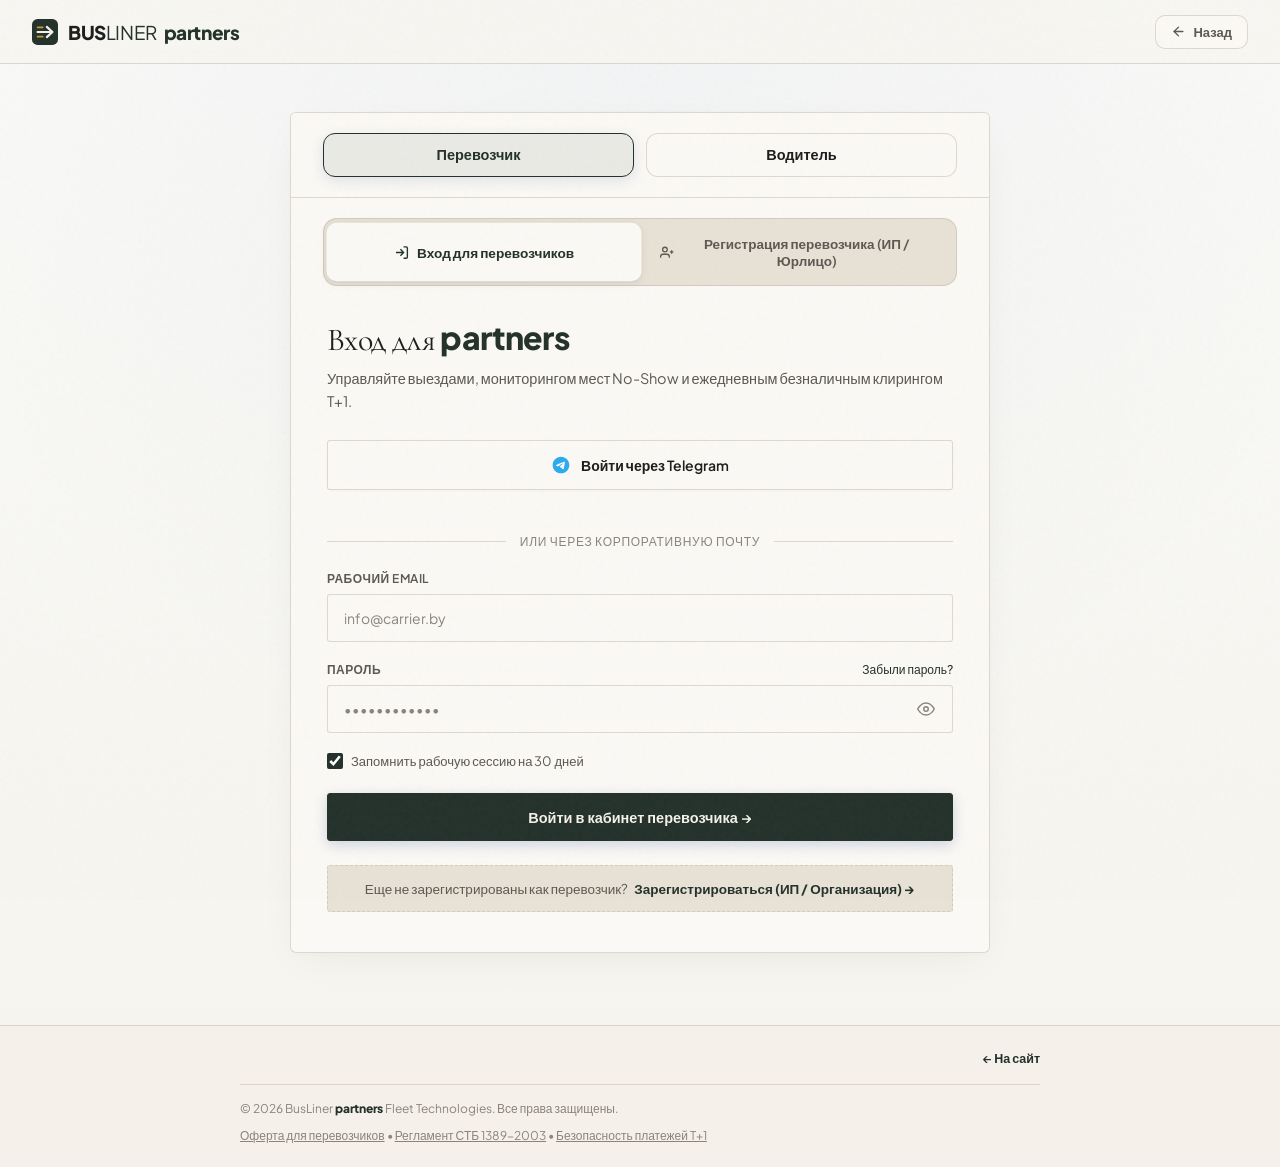
<file: partner-auth.html>
<!DOCTYPE html>
<html lang="ru">
<head>
  <meta charset="UTF-8">
  <meta name="viewport" content="width=device-width, initial-scale=1.0, maximum-scale=5.0, viewport-fit=cover">
  <title>Вход и регистрация перевозчика (ИП / Юрлицо) — BusLiner Partners</title>
  
  <link rel="preconnect" href="https://fonts.googleapis.com">
  <link rel="preconnect" href="https://fonts.gstatic.com" crossorigin>
  <link href="https://fonts.googleapis.com/css2?family=Cormorant+Garamond:ital,wght@0,300;0,400;0,500;0,600;1,400;1,500&family=JetBrains+Mono:wght@400;500;600;700&family=Plus+Jakarta+Sans:wght@300;400;500;600;700;800&display=swap" rel="stylesheet">
  <style>
    /* ==========================================================================
       BUSLINER PARTNERS // AUTH & FLEET ONBOARDING QUIET LUXURY TOKENS
       Aesthetic: Loro Piana / Bottega Veneta / Apple craft
       Palette: Warm Ivory (#F5F1EA), Bone (#E8E2D6), Graphite (#1C1D1C), Oxblood (#23312A), Forest (#2E4F3E)
       Zero image tags. Zero square brackets in visible UI.
       ========================================================================== */
    :root {
      --canvas: #F5F1EA;
      --surface-card: #FBF9F5;
      --surface-subtle: #E8E2D6;
      --surface-elevated: #F5F1EA;
      --border-hairline: rgba(184, 169, 154, 0.42);
      --border-focus: #23312A;
      
      --text-primary: #1C1D1C;
      --text-muted: #5C5852;
      --text-dim: #8A847C;
      
      --accent-institutional: #23312A; /* Hermès Oxblood */
      --accent-hover: #2E4F3E;
      --accent-soft: rgba(35, 49, 42, 0.08);
      --accent-border: rgba(35, 49, 42, 0.22);
      --accent-sky: #2E4F3E;
      
      --status-available: #2E4F3E;
      --status-available-bg: #EAEFEA;
      --status-radar: #A8674F;
      --status-radar-bg: #FBF4F1;
      --status-soldout: #23312A;
      --status-soldout-bg: rgba(35, 49, 42, 0.08);

      --font-display: 'Cormorant Garamond', Garamond, Georgia, serif;
      --font-body: 'Plus Jakarta Sans', -apple-system, BlinkMacSystemFont, "Segoe UI", Roboto, sans-serif;
      --font-mono: 'JetBrains Mono', SFMono-Regular, monospace;
      --radius-card: 6px;
      --radius-ctrl: 3px;
    }

    
    :focus-visible {
      outline: 2px solid var(--accent-institutional);
      outline-offset: 2px;
    }

    button, a, [role="button"], .tappable {
      touch-action: manipulation;
      user-select: none;
      -webkit-user-select: none;
    }

    button:active, .btn-primary:active, .btn-secondary:active, .tappable:active {
      transform: scale(0.97) !important;
      transition: transform 0.08s ease !important;
    }

    *, *::before, *::after {
      box-sizing: border-box;
      margin: 0;
      padding: 0;
    }

    body {
      min-height: 100vh;
      background-color: var(--canvas);
      background-image: 
        radial-gradient(circle at 50% 0%, rgba(30, 58, 138, 0.04) 0%, transparent 60%),
        linear-gradient(180deg, #FBFBF9 0%, #F5F4EE 100%);
      font-family: var(--font-body);
      color: var(--text-primary);
      -webkit-font-smoothing: antialiased;
      display: flex;
      flex-direction: column;
    }

    /* FIXED TOP NAVIGATION (MATCHES BUSLINER ON-LIGHT THEME) */
    header.app-nav {
      height: 64px;
      padding: 0 32px;
      display: flex;
      justify-content: space-between;
      align-items: center;
      background: rgba(247, 246, 242, 0.88);
      backdrop-filter: blur(12px);
      -webkit-backdrop-filter: blur(12px);
      border-bottom: 1px solid var(--border-hairline);
      position: sticky;
      top: 0;
      z-index: 100;
    }
    .brand-link {
      display: inline-flex;
      align-items: center;
      gap: 10px;
      text-decoration: none;
      transition: opacity 0.2s ease;
    }
    .brand-link:hover {
      opacity: 0.92;
    }
    .brand-link svg {
      transition: transform 0.25s cubic-bezier(0.16, 1, 0.3, 1);
    }
    .brand-link:hover svg {
      transform: scale(1.08) rotate(-1deg);
    }
    .brand-title {
      font-weight: 800;
      font-size: 19px;
      letter-spacing: -0.02em;
      color: var(--text-primary);
    }
    .brand-title-thin {
      font-weight: 400;
      color: var(--accent-institutional);
    }
    .font-onlyfans {
      font-family: var(--font-body);
      font-weight: 800 !important;
      letter-spacing: -0.02em !important;
      text-transform: lowercase !important;
    }
    .badge-b2b {
      font-family: var(--font-body);
      font-size: inherit;
      font-weight: 800;
      padding: 0 4px;
      background: none;
      border: none;
      color: var(--accent-institutional);
      letter-spacing: -0.02em;
      text-transform: lowercase;
      display: inline-block;
      vertical-align: baseline;
      transition: transform 0.2s ease;
    }
    .brand-link:hover .badge-b2b {
      transform: scale(1.05);
    }
    .header-support {
      font-size: 13px;
      color: var(--text-muted);
      display: flex;
      align-items: center;
      gap: 16px;
    }
    .header-support a {
      color: var(--text-primary);
      text-decoration: none;
      font-weight: 600;
      transition: color 0.15s ease, transform 0.15s ease;
      display: inline-block;
    }
    .header-support a:hover {
      color: var(--accent-institutional);
      transform: translateY(-1px);
    }
    .btn-nav-back {
      display: inline-flex;
      align-items: center;
      gap: 7px;
      font-size: 13px;
      font-weight: 600;
      color: var(--text-muted);
      text-decoration: none;
      padding: 8px 15px;
      border-radius: 10px;
      border: 1px solid var(--border-hairline);
      background: var(--surface-card);
      transition: all 0.2s cubic-bezier(0.16, 1, 0.3, 1);
    }
    .btn-nav-back:hover {
      color: var(--text-primary);
      border-color: var(--accent-institutional);
      background: var(--surface-subtle);
      transform: translateX(-2px);
    }

    /* MAIN CONTAINER WITH SMOOTH ENTRANCE */
    main.auth-main {
      flex: 1;
      display: flex;
      align-items: center;
      justify-content: center;
      padding: 48px 20px 72px;
    }

    .auth-shell {
      width: 100%;
      max-width: 700px;
      background: var(--surface-card);
      border: 1px solid var(--border-hairline);
      border-radius: var(--radius-card);
      box-shadow: 0 12px 40px -10px rgba(0, 0, 0, 0.06), 0 2px 8px rgba(0, 0, 0, 0.02);
      overflow: hidden;
      position: relative;
      animation: authCardEntrance 0.65s cubic-bezier(0.16, 1, 0.3, 1) forwards;
    }
    @keyframes authCardEntrance {
      0% {
        opacity: 0;
        transform: translateY(24px) scale(0.985);
      }
      100% {
        opacity: 1;
        transform: translateY(0) scale(1);
      }
    }

    /* PILL-SWITCHER TABS (QUIET LUXURY) */
    .view-tabs-wrapper {
      padding: 20px 32px 0 32px;
      background: var(--surface-card);
    }
    .view-tabs-pill {
      display: flex;
      background: var(--surface-subtle);
      padding: 4px;
      border-radius: 14px;
      border: 1px solid var(--border-hairline);
    }
    .view-tab-btn {
      flex: 1;
      padding: 12px 20px;
      background: transparent;
      border: none;
      color: var(--text-muted);
      font-family: var(--font-body);
      font-size: 13.5px;
      font-weight: 600;
      cursor: pointer;
      display: flex;
      align-items: center;
      justify-content: center;
      gap: 8px;
      border-radius: 10px;
      transition: all 0.25s cubic-bezier(0.16, 1, 0.3, 1);
      position: relative;
    }
    .view-tab-btn:hover:not(.active) {
      color: var(--text-primary);
      background: rgba(30, 58, 138, 0.04);
      transform: translateY(-1px);
    }
    .view-tab-btn.active {
      background: var(--surface-card);
      color: var(--accent-institutional);
      font-weight: 700;
      box-shadow: 0 2px 10px rgba(0, 0, 0, 0.07), 0 1px 2px rgba(0, 0, 0, 0.04);
      transform: scale(1.01);
    }
    .view-tab-btn svg {
      transition: transform 0.25s ease;
    }
    .view-tab-btn:hover svg {
      transform: scale(1.12);
    }

    /* ROLE SELECTOR (FLEET OWNER VS DRIVER) */
    .role-selector-wrapper {
      padding: 20px 32px;
      background: var(--surface-card);
      border-bottom: 1px solid var(--border-hairline);
    }
    .role-selector-title {
      font-size: 11.5px;
      font-weight: 700;
      text-transform: uppercase;
      letter-spacing: 0.05em;
      color: var(--text-dim);
      margin-bottom: 10px;
      display: block;
    }
    .role-selector-pills {
      display: grid;
      grid-template-columns: 1fr 1fr;
      gap: 12px;
    }
    .role-card-btn {
      padding: 13px 18px;
      background: var(--surface-card);
      border: 1.5px solid var(--border-hairline);
      border-radius: 12px;
      cursor: pointer;
      display: flex;
      align-items: center;
      justify-content: center;
      text-align: center;
      font-size: 14.5px;
      font-weight: 700;
      color: var(--text-primary);
      transition: all 0.2s cubic-bezier(0.16, 1, 0.3, 1);
      position: relative;
    }
    .role-card-btn:hover {
      border-color: #C29B38;
      background: rgba(147, 197, 253, 0.05);
      transform: translateY(-1px);
    }
    .role-card-btn.active {
      border-color: var(--accent-institutional);
      background: var(--accent-soft);
      color: var(--accent-institutional);
      box-shadow: 0 4px 14px rgba(30, 58, 138, 0.12);
    }
    .role-icon-box {
      width: 38px;
      height: 38px;
      border-radius: 10px;
      background: var(--surface-subtle);
      display: flex;
      align-items: center;
      justify-content: center;
      color: var(--text-muted);
      flex-shrink: 0;
      transition: all 0.2s ease;
    }
    .role-card-btn.active .role-icon-box {
      background: var(--accent-institutional);
      color: #F5F1EA;
    }
    .role-info-title {
      font-size: 13.5px;
      font-weight: 700;
      color: var(--text-primary);
      display: block;
    }
    .role-card-btn.active .role-info-title {
      color: var(--accent-institutional);
    }
    .role-info-desc {
      font-size: 11px;
      color: var(--text-muted);
      display: block;
      margin-top: 2px;
    }
    .driver-trip-card {
      background: var(--surface-elevated);
      border: 1px solid var(--border-hairline);
      border-radius: var(--radius-ctrl);
      padding: 18px;
      margin-bottom: 20px;
    }
    .passenger-row-item {
      display: flex;
      align-items: center;
      justify-content: space-between;
      padding: 10px 0;
      border-bottom: 1px solid var(--border-hairline);
      font-size: 13px;
    }
    .passenger-row-item:last-child {
      border-bottom: none;
    }

    .panel-body {
      padding: 32px 36px 40px;
      animation: panelFadeSlide 0.35s cubic-bezier(0.16, 1, 0.3, 1) forwards;
    }
    @keyframes panelFadeSlide {
      0% {
        opacity: 0;
        transform: translateY(10px);
      }
      100% {
        opacity: 1;
        transform: translateY(0);
      }
    }

    /* EDITORIAL HEADINGS */
    .panel-heading {
      font-family: var(--font-display);
      font-size: 32px;
      line-height: 1.2;
      font-weight: 400;
      color: var(--text-primary);
      letter-spacing: -0.02em;
      margin-bottom: 8px;
      transition: transform 0.3s ease;
    }
    .panel-heading em {
      font-style: italic;
      color: var(--accent-institutional);
    }
    .panel-subheading {
      font-size: 14.5px;
      color: var(--text-muted);
      line-height: 1.55;
      margin-bottom: 28px;
    }

    /* TELEGRAM OAUTH BUTTONS & SECURITY MODAL */
    .oauth-grid {
      display: grid;
      grid-template-columns: 1fr 1fr;
      gap: 12px;
      margin-bottom: 22px;
    }
    .btn-oauth {
      display: inline-flex;
      align-items: center;
      justify-content: center;
      gap: 10px;
      padding: 13px 18px;
      background: var(--surface-card);
      border: 1px solid var(--border-hairline);
      border-radius: var(--radius-ctrl);
      color: var(--text-primary);
      font-family: var(--font-body);
      font-size: 13.5px;
      font-weight: 600;
      text-decoration: none;
      cursor: pointer;
      box-shadow: 0 1px 3px rgba(0, 0, 0, 0.03);
      transition: all 0.22s cubic-bezier(0.16, 1, 0.3, 1);
      position: relative;
      overflow: hidden;
    }
    .btn-oauth:hover {
      background: var(--surface-card);
      border-color: #94A3B8;
      box-shadow: 0 6px 18px rgba(0, 0, 0, 0.08);
      transform: translateY(-2px);
    }
    .btn-oauth:active {
      transform: translateY(0) scale(0.985);
    }
    .btn-oauth svg {
      width: 18px;
      height: 18px;
      flex-shrink: 0;
      transition: transform 0.25s cubic-bezier(0.16, 1, 0.3, 1);
    }
    .btn-oauth:hover svg {
      transform: scale(1.15);
    }

    /* VERIFIED PROFILE BANNER WITH ANIMATION */
    .verified-profile-card {
      display: none;
      align-items: center;
      justify-content: space-between;
      gap: 16px;
      padding: 16px 20px;
      background: var(--accent-soft);
      border: 1px solid var(--accent-border);
      border-radius: var(--radius-ctrl);
      margin-bottom: 24px;
      animation: profileSlideIn 0.38s cubic-bezier(0.16, 1, 0.3, 1) forwards;
      transition: all 0.25s ease;
    }
    @keyframes profileSlideIn {
      0% { opacity: 0; transform: translateY(-10px) scale(0.97); }
      100% { opacity: 1; transform: translateY(0) scale(1); }
    }
    .badge-verified-status {
      display: inline-flex;
      align-items: center;
      gap: 5px;
      font-size: 10px;
      font-weight: 700;
      padding: 2px 7px;
      border-radius: 4px;
    }
    .badge-verified-status::before {
      content: '';
      display: inline-block;
      width: 6px;
      height: 6px;
      background: #22C55E;
      border-radius: 50%;
      animation: greenBlink 2s infinite ease-in-out;
    }
    @keyframes greenBlink {
      0%, 100% { opacity: 1; transform: scale(1); }
      50% { opacity: 0.35; transform: scale(0.8); }
    }
    .verified-avatar-img {
      width: 44px;
      height: 44px;
      border-radius: 50%;
      border: 2px solid var(--surface-card);
      box-shadow: 0 2px 6px rgba(0, 0, 0, 0.1);
      object-fit: cover;
      flex-shrink: 0;
    }
    .verified-user-info {
      flex: 1;
      min-width: 0;
    }
    .verified-user-name {
      font-size: 14.5px;
      font-weight: 700;
      color: var(--text-primary);
      display: flex;
      align-items: center;
      gap: 8px;
    }
    .verified-user-email {
      font-size: 13px;
      color: var(--accent-institutional);
      font-weight: 500;
      overflow: hidden;
      text-overflow: ellipsis;
      white-space: nowrap;
    }

    /* TELEGRAM 2FA RADAR PULSE & MODAL ANIMATION */
    .tg-radar-pulse {
      width: 8px;
      height: 8px;
      border-radius: 50%;
      background: #22C55E;
      display: inline-block;
      position: relative;
    }
    .tg-radar-pulse::after {
      content: '';
      position: absolute;
      inset: -3px;
      border-radius: 50%;
      border: 1.5px solid #22C55E;
      animation: tgPulseRing 1.6s cubic-bezier(0.215, 0.61, 0.355, 1) infinite;
    }
    @keyframes tgPulseRing {
      0% { transform: scale(0.6); opacity: 1; }
      100% { transform: scale(2.4); opacity: 0; }
    }
    @keyframes modalPop {
      0% { opacity: 0; transform: scale(0.96) translateY(8px); }
      100% { opacity: 1; transform: scale(1) translateY(0); }
    }

    /* DIVIDER */
    .auth-divider {
      display: flex;
      align-items: center;
      text-align: center;
      margin: 22px 0;
      color: var(--text-dim);
      font-size: 12px;
      text-transform: uppercase;
      letter-spacing: 0.06em;
      font-weight: 500;
    }
    .auth-divider::before,
    .auth-divider::after {
      content: '';
      flex: 1;
      border-bottom: 1px solid var(--border-hairline);
    }
    .auth-divider span {
      padding: 0 14px;
    }

    /* FORMS & INPUTS */
    .form-group {
      margin-bottom: 20px;
    }
    .form-row {
      display: grid;
      grid-template-columns: 1fr 1fr;
      gap: 16px;
    }
    .form-label {
      display: block;
      font-size: 12px;
      font-weight: 600;
      text-transform: uppercase;
      letter-spacing: 0.04em;
      color: var(--text-muted);
      margin-bottom: 8px;
    }
    .form-input {
      width: 100%;
      height: 48px;
      background: var(--surface-card);
      border: 1px solid var(--border-hairline);
      border-radius: var(--radius-ctrl);
      padding: 0 16px;
      color: var(--text-primary);
      font-family: var(--font-body);
      font-size: 14px;
      outline: none;
      transition: all 0.22s cubic-bezier(0.16, 1, 0.3, 1);
    }
    .form-input:hover {
      border-color: #94A3B8;
      background-color: #FAFAFA;
    }
    .form-input:focus {
      border-color: var(--accent-institutional);
      background-color: var(--surface-card);
      box-shadow: 0 0 0 3.5px rgba(30, 58, 138, 0.12), 0 2px 6px rgba(0, 0, 0, 0.03);
      transform: translateY(-1px);
    }
    .form-input::placeholder {
      color: var(--text-dim);
    }
    .form-hint {
      font-size: 12px;
      color: var(--text-dim);
      margin-top: 6px;
      display: flex;
      align-items: center;
      gap: 5px;
      transition: color 0.2s ease;
    }
    .form-group:focus-within .form-hint {
      color: var(--text-muted);
    }

    /* PASSWORD INPUT WITH EYE TOGGLE */
    .password-input-wrap {
      position: relative;
      display: flex;
      align-items: center;
      width: 100%;
    }
    .password-input-wrap .form-input {
      padding-right: 46px;
    }
    .btn-eye-toggle {
      position: absolute;
      right: 12px;
      top: 50%;
      transform: translateY(-50%);
      background: transparent;
      border: none;
      color: var(--text-dim);
      cursor: pointer;
      padding: 6px;
      display: flex;
      align-items: center;
      justify-content: center;
      border-radius: 6px;
      transition: color 0.18s ease, transform 0.18s ease;
    }
    .btn-eye-toggle:hover {
      color: var(--accent-institutional);
      transform: translateY(-50%) scale(1.12);
    }

    /* BUTTONS EXACT MATCH TO BUSLINER DESIGN SYSTEM + INTERACTIVE MOTION */
    .btn {
      display: inline-flex;
      align-items: center;
      justify-content: center;
      font-family: var(--font-body);
      font-size: 13.5px;
      font-weight: 600;
      padding: 13px 26px;
      border-radius: var(--radius-ctrl);
      text-decoration: none;
      cursor: pointer;
      transition: all 0.25s cubic-bezier(0.16, 1, 0.3, 1);
      white-space: nowrap;
      position: relative;
    }
    .btn-accent {
      background: var(--accent-institutional);
      color: #F5F1EA;
      border: 1px solid var(--accent-institutional);
      box-shadow: 0 4px 14px rgba(30, 58, 138, 0.2);
      overflow: hidden;
    }
    .btn-accent:hover {
      background: var(--accent-hover);
      border-color: var(--accent-hover);
      transform: translateY(-2px);
      box-shadow: 0 8px 24px rgba(30, 58, 138, 0.32);
    }
    .btn-accent:active {
      transform: translateY(0) scale(0.985);
      box-shadow: 0 3px 10px rgba(30, 58, 138, 0.2);
    }
    .btn-accent::after {
      content: '';
      position: absolute;
      top: 0;
      left: -120%;
      width: 70%;
      height: 100%;
      background: linear-gradient(90deg, transparent, rgba(255, 255, 255, 0.24), transparent);
      transform: skewX(-20deg);
      transition: none;
    }
    .btn-accent:hover::after {
      left: 140%;
      transition: left 0.8s ease-in-out;
    }
    .btn-secondary {
      background: var(--surface-card);
      color: var(--text-primary);
      border: 1px solid var(--border-hairline);
    }
    .btn-secondary:hover {
      background: var(--surface-subtle);
      border-color: #94A3B8;
      transform: translateY(-1px);
      box-shadow: 0 4px 12px rgba(0, 0, 0, 0.06);
    }
    .btn-secondary:active {
      transform: translateY(0) scale(0.985);
    }

    /* MULTI-STEP WIZARD PROGRESS BAR (ANIMATED) */
    .wizard-steps {
      display: flex;
      justify-content: space-between;
      position: relative;
      margin-bottom: 30px;
      padding: 0 8px;
    }
    .wizard-steps::before {
      content: '';
      position: absolute;
      top: 15px;
      left: 28px;
      right: 28px;
      height: 2px;
      background: var(--border-hairline);
      z-index: 1;
    }
    .wizard-step-item {
      position: relative;
      z-index: 2;
      display: flex;
      flex-direction: column;
      align-items: center;
      gap: 6px;
      cursor: pointer;
      transition: all 0.25s cubic-bezier(0.16, 1, 0.3, 1);
    }
    .wizard-step-item:hover .step-circle {
      transform: scale(1.12);
      border-color: var(--accent-institutional);
    }
    .step-circle {
      width: 32px;
      height: 32px;
      border-radius: 50%;
      background: var(--surface-card);
      border: 2px solid var(--border-hairline);
      display: flex;
      align-items: center;
      justify-content: center;
      font-size: 12px;
      font-weight: 700;
      color: var(--text-dim);
      transition: all 0.3s cubic-bezier(0.16, 1, 0.3, 1);
    }
    .wizard-step-item.active .step-circle {
      background: var(--accent-institutional);
      border-color: var(--accent-institutional);
      color: #F5F1EA;
      box-shadow: 0 0 0 4px var(--accent-soft);
      animation: pulseActiveStep 2.4s infinite ease-in-out;
    }
    @keyframes pulseActiveStep {
      0%, 100% {
        box-shadow: 0 0 0 4px rgba(30, 58, 138, 0.18);
      }
      50% {
        box-shadow: 0 0 0 9px rgba(30, 58, 138, 0.05);
      }
    }
    .wizard-step-item.done .step-circle {
      background: var(--status-available);
      border-color: var(--status-available);
      color: #F5F1EA;
      animation: popDoneStep 0.4s cubic-bezier(0.175, 0.885, 0.32, 1.275);
    }
    @keyframes popDoneStep {
      0% { transform: scale(0.7); }
      60% { transform: scale(1.22); }
      100% { transform: scale(1); }
    }
    .step-title {
      font-size: 11px;
      font-weight: 600;
      color: var(--text-dim);
      text-transform: uppercase;
      letter-spacing: 0.04em;
      transition: color 0.2s ease;
    }
    .wizard-step-item.active .step-title {
      color: var(--accent-institutional);
      font-weight: 700;
    }

    /* DYNAMIC AMENITIES CHIPS WRAPPER & ADDER WITH POP-IN */
    .amenities-chips-wrap {
      display: flex;
      flex-wrap: wrap;
      gap: 8px;
      margin-bottom: 12px;
    }
    .amenity-chip {
      display: inline-flex;
      align-items: center;
      gap: 8px;
      padding: 7px 14px;
      background: var(--surface-subtle);
      border: 1px solid var(--border-hairline);
      border-radius: 20px;
      font-size: 13px;
      color: var(--text-primary);
      font-weight: 500;
      transition: all 0.2s ease;
      animation: chipPopIn 0.28s cubic-bezier(0.175, 0.885, 0.32, 1.275) forwards;
    }
    @keyframes chipPopIn {
      0% { opacity: 0; transform: scale(0.6) translateY(6px); }
      100% { opacity: 1; transform: scale(1) translateY(0); }
    }
    .amenity-chip:hover {
      background: #E2E8F0;
      transform: translateY(-1px);
    }
    .amenity-chip.active {
      background: var(--accent-soft);
      border-color: var(--accent-border);
      color: var(--accent-institutional);
      font-weight: 600;
    }
    .amenity-chip-remove {
      background: transparent;
      border: none;
      cursor: pointer;
      color: var(--text-dim);
      display: inline-flex;
      align-items: center;
      justify-content: center;
      font-size: 16px;
      line-height: 1;
      padding: 0 2px;
      border-radius: 50%;
      transition: all 0.18s ease;
    }
    .amenity-chip-remove:hover {
      color: #DC2626;
      transform: scale(1.25);
    }
    .amenity-add-row {
      display: flex;
      gap: 10px;
      align-items: center;
    }

    /* CALLOUT INFO */
    .info-callout {
      display: flex;
      gap: 12px;
      padding: 14px 18px;
      background: var(--accent-soft);
      border: 1px solid var(--accent-border);
      border-radius: var(--radius-ctrl);
      font-size: 13.5px;
      line-height: 1.5;
      color: var(--accent-institutional);
      margin-bottom: 22px;
      transition: transform 0.25s ease;
    }
    .info-callout:hover {
      transform: translateY(-1px);
    }

    /* WIZARD PANES WITH BUTTERY SMOOTH SLIDE TRANSITION */
    .wizard-step-pane {
      display: none;
    }
    .wizard-step-pane.active {
      display: block;
      animation: wizardPaneSlideIn 0.38s cubic-bezier(0.16, 1, 0.3, 1) forwards;
    }
    @keyframes wizardPaneSlideIn {
      0% {
        opacity: 0;
        transform: translateX(18px);
      }
      100% {
        opacity: 1;
        transform: translateX(0);
      }
    }

    .wizard-nav-buttons {
      display: flex;
      justify-content: space-between;
      gap: 12px;
      margin-top: 28px;
      padding-top: 22px;
      border-top: 1px solid var(--border-hairline);
    }

    /* FOOTER */
    footer.auth-footer {
      padding: 24px 32px;
      text-align: center;
      font-size: 12.5px;
      color: var(--text-dim);
      border-top: 1px solid var(--border-hairline);
      background: var(--canvas);
    }
    footer.auth-footer a {
      color: var(--text-muted);
      text-decoration: underline;
    }


    @media (max-width: 640px) {
      .auth-container {
        padding: max(16px, env(safe-area-inset-top)) 12px max(32px, env(safe-area-inset-bottom));
      }
      .panel-body { padding: 22px 16px; }
      .form-row, .oauth-grid { grid-template-columns: 1fr; }
      .wizard-steps { display: none; }
      .view-tabs-wrapper { padding: 16px 16px 0; }
    }
  
    .verified-avatar-badge {
      width: 46px;
      height: 46px;
      border-radius: 50%;
      background: linear-gradient(135deg, #23312A, #2E4F3E);
      color: #F5F1EA;
      display: flex;
      align-items: center;
      justify-content: center;
      font-family: var(--font-display);
      font-size: 17px;
      font-weight: 600;
      letter-spacing: 0.05em;
      border: 1.5px solid var(--border-hairline);
      box-shadow: 0 4px 14px rgba(122, 35, 32, 0.2);
      flex-shrink: 0;
    }


    /* Artisanal Paper Grain Overlay */
    .paper-grain-overlay {
      position: fixed;
      inset: 0;
      pointer-events: none;
      z-index: 9999;
      opacity: 0.034;
      background-image: url("data:image/svg+xml,%3Csvg viewBox='0 0 250 250' xmlns='http://www.w3.org/2000/svg'%3E%3Cfilter id='noiseFilter'%3E%3CfeTurbulence type='fractalNoise' baseFrequency='0.85' numOctaves='3' stitchTiles='stitch'/%3E%3C/filter%3E%3Crect width='100%25' height='100%25' filter='url(%23noiseFilter)'/%3E%3C/svg%3E");
    }

  </style>
</head>
<body>
  <div class="paper-grain-overlay"></div>

  <!-- FIXED TOP NAVIGATION (MATCHES BUSLINER ON-LIGHT) -->
  <header class="app-nav">
    <a href="busliner-partners.html" class="brand-link" onclick="goBackToMain(event)">
      <svg width="26" height="26" viewBox="0 0 28 28" fill="none" xmlns="http://www.w3.org/2000/svg">
        <rect width="28" height="28" rx="6" fill="#23312A"/>
        <path d="M6 14H22M22 14L16 8.5M22 14L16 19.5" stroke="#F5F1EA" stroke-width="2.4" stroke-linecap="round" stroke-linejoin="round"/>
        <path d="M6 9H11.5M6 19H11.5" stroke="#C29B38" stroke-width="2" stroke-linecap="round"/>
      </svg>
      <span class="brand-title">BUS<span class="brand-title-thin">LINER</span> <span class="badge-b2b font-onlyfans">partners</span></span>
    </a>

    <a href="busliner-partners.html" class="btn-nav-back" onclick="goBackToMain(event)">
      <svg width="15" height="15" viewBox="0 0 24 24" fill="none" stroke="currentColor" stroke-width="2.2" stroke-linecap="round" stroke-linejoin="round">
        <line x1="19" y1="12" x2="5" y2="12"></line>
        <polyline points="12 19 5 12 12 5"></polyline>
      </svg>
      <span>Назад</span>
    </a>
  </header>

  <!-- MAIN BODY -->
  <main class="auth-main">
    <div class="auth-shell">

      <!-- ROLE SELECTOR: CARRIER VS DRIVER -->
      <div class="role-selector-wrapper">
        <div class="role-selector-pills">
          <button type="button" class="role-card-btn active" id="btn-role-owner" onclick="setPartnerRole('owner')">
            Перевозчик
          </button>
          <button type="button" class="role-card-btn" id="btn-role-driver" onclick="setPartnerRole('driver')">
            Водитель
          </button>
        </div>
      </div>

      <!-- TABS: PILL SWITCHER FOR CARRIER -->
      <div class="view-tabs-wrapper" id="owner-tabs-wrapper">
        <div class="view-tabs-pill">
          <button type="button" class="view-tab-btn active" id="tab-login" onclick="switchView('login')">
            <svg width="15" height="15" viewBox="0 0 24 24" fill="none" stroke="currentColor" stroke-width="2.2"><path d="M15 3h4a2 2 0 0 1 2 2v14a2 2 0 0 1-2 2h-4M10 17l5-5-5-5M15 12H3"/></svg>
            Вход для перевозчиков
          </button>
          <button type="button" class="view-tab-btn" id="tab-onboard" onclick="switchView('onboard')">
            <svg width="15" height="15" viewBox="0 0 24 24" fill="none" stroke="currentColor" stroke-width="2.2"><path d="M16 21v-2a4 4 0 0 0-4-4H5a4 4 0 0 0-4 4v2"/><circle cx="8.5" cy="7" r="4"/><line x1="20" y1="8" x2="20" y2="14"/><line x1="23" y1="11" x2="17" y2="11"/></svg>
            Регистрация перевозчика (ИП / Юрлицо)
          </button>
        </div>
      </div>

      <!-- TABS: PILL SWITCHER FOR DRIVER -->
      <div class="view-tabs-wrapper" id="driver-tabs-wrapper" style="display: none;">
        <div class="view-tabs-pill">
          <button type="button" class="view-tab-btn active" id="tab-driver-login" onclick="switchDriverView('login')">
            <svg width="15" height="15" viewBox="0 0 24 24" fill="none" stroke="currentColor" stroke-width="2.2"><path d="M15 3h4a2 2 0 0 1 2 2v14a2 2 0 0 1-2 2h-4M10 17l5-5-5-5M15 12H3"/></svg>
            Вход для водителей
          </button>
          <button type="button" class="view-tab-btn" id="tab-driver-register" onclick="switchDriverView('register')">
            <svg width="15" height="15" viewBox="0 0 24 24" fill="none" stroke="currentColor" stroke-width="2.2"><path d="M16 21v-2a4 4 0 0 0-4-4H5a4 4 0 0 0-4 4v2"/><circle cx="8.5" cy="7" r="4"/><line x1="20" y1="8" x2="20" y2="14"/><line x1="23" y1="11" x2="17" y2="11"/></svg>
            Регистрация водителя в реестре
          </button>
        </div>
      </div>

      <!-- ======================================================================
           PANEL 1: ВХОД ДЛЯ ДЕЙСТВУЮЩИХ ПЕРЕВОЗЧИКОВ
           ====================================================================== -->
      <div id="view-login-panel" class="panel-body">
        <h1 class="panel-heading">Вход для <em class="font-onlyfans" style="font-style: normal; color: var(--accent-institutional);">partners</em></h1>
        <p class="panel-subheading">
          Управляйте выездами, мониторингом мест No-Show и ежедневным безналичным клирингом T+1.
        </p>

        <!-- FAST TELEGRAM SIGN IN BUTTON -->
        <button type="button" class="btn-oauth" onclick="handleTelegramLogin()" style="width: 100%; margin-bottom: 22px; padding: 14px 20px; font-size: 14px;">
          <svg viewBox="0 0 24 24" fill="#2AABEE" style="width: 20px; height: 20px;">
            <path d="M12 2C6.48 2 2 6.48 2 12s4.48 10 10 10 10-4.48 10-10S17.52 2 12 2zm4.64 6.8c-.15 1.58-.8 5.42-1.13 7.19-.14.75-.42 1-.68 1.03-.58.05-1.02-.38-1.58-.75-.88-.58-1.38-.94-2.23-1.5-.99-.65-.35-1.01.22-1.59.15-.15 2.71-2.48 2.76-2.69a.2.2 0 00-.05-.18c-.06-.05-.14-.03-.21-.02-.09.02-1.49.95-4.22 2.79-.4.27-.76.41-1.08.4-.36-.01-1.04-.2-1.55-.37-.63-.2-1.12-.31-1.08-.66.02-.18.27-.36.75-.55 2.92-1.27 4.86-2.11 5.83-2.52 2.77-1.16 3.35-1.36 3.73-1.37.08 0 .27.02.39.12.1.08.13.19.14.27-.01.06.01.24 0 .38z"/>
          </svg>
          <span>Войти через Telegram</span>
        </button>

        <div class="auth-divider">
          <span>или через корпоративную почту</span>
        </div>

        <!-- EMAIL / PASSWORD FORM -->
        <form onsubmit="handleEmailLogin(event)">
          <div class="form-group">
            <label class="form-label" for="login-email">Рабочий Email</label>
            <input type="email" id="login-email" class="form-input" placeholder="info@carrier.by" required>
          </div>
          <div class="form-group">
            <div style="display: flex; justify-content: space-between; align-items: baseline; margin-bottom: 8px;">
              <label class="form-label" for="login-password" style="margin-bottom: 0;">Пароль</label>
              <a href="#" onclick="showAuthToast('Сброс пароля', 'Инструкция по восстановлению доступа отправлена на ваш email.'); return false;" style="font-size: 12px; color: var(--accent-institutional); text-decoration: none; font-weight: 500;">Забыли пароль?</a>
            </div>
            <div class="password-input-wrap">
              <input type="password" id="login-password" class="form-input" placeholder="••••••••••••" required>
              <button type="button" class="btn-eye-toggle" onclick="togglePasswordVisibility('login-password', this)" aria-label="Показать пароль">
                <svg class="eye-open" width="18" height="18" viewBox="0 0 24 24" fill="none" stroke="currentColor" stroke-width="2" stroke-linecap="round" stroke-linejoin="round">
                  <path d="M1 12s4-8 11-8 11 8 11 8-4 8-11 8-11-8-11-8z"></path>
                  <circle cx="12" cy="12" r="3"></circle>
                </svg>
                <svg class="eye-closed" style="display: none;" width="18" height="18" viewBox="0 0 24 24" fill="none" stroke="currentColor" stroke-width="2" stroke-linecap="round" stroke-linejoin="round">
                  <path d="M17.94 17.94A10.07 10.07 0 0 1 12 20c-7 0-11-8-11-8a18.45 18.45 0 0 1 5.06-5.94M9.9 4.24A9.12 9.12 0 0 1 12 4c7 0 11 8 11 8a18.5 18.5 0 0 1-2.16 3.19m-6.72-1.07a3 3 0 1 1-4.24-4.24"></path>
                  <line x1="1" y1="1" x2="23" y2="23"></line>
                </svg>
              </button>
            </div>
          </div>

          <div style="margin-bottom: 24px; display: flex; align-items: center; gap: 8px;">
            <input type="checkbox" id="remember-me" checked style="accent-color: var(--accent-institutional); width: 16px; height: 16px;">
            <label for="remember-me" style="font-size: 13px; color: var(--text-muted); cursor: pointer;">Запомнить рабочую сессию на 30 дней</label>
          </div>

          <button type="submit" class="btn btn-accent" style="width: 100%; padding: 14px 24px; font-size: 14.5px;">
            Войти в кабинет перевозчика &rarr;
          </button>
        </form>

        <div style="margin-top: 24px; padding: 14px; background: var(--surface-subtle); border-radius: var(--radius-ctrl); border: 1px dashed var(--border-hairline); text-align: center; font-size: 13.5px; color: var(--text-muted);">
          Еще не зарегистрированы как перевозчик? 
          <a href="#onboard" onclick="switchView('onboard'); return false;" style="color: var(--accent-institutional); font-weight: 700; text-decoration: none; margin-left: 4px;">Зарегистрироваться (ИП / Организация) &rarr;</a>
        </div>
      </div>

      <!-- ======================================================================
           PANEL 2: РЕГИСТРАЦИЯ И ОНБОРДИНГ АВТОПАРКА (4 ШАГА СОГЛАСНО БД)
           ====================================================================== -->
      <div id="view-onboard-panel" class="panel-body" style="display: none;">
        
        <!-- STEP PROGRESS INDICATOR -->
        <div class="wizard-steps">
          <div class="wizard-step-item active" id="step-nav-1" onclick="goToStep(1)">
            <div class="step-circle">1</div>
            <div class="step-title">Руководитель</div>
          </div>
          <div class="wizard-step-item" id="step-nav-2" onclick="goToStep(2)">
            <div class="step-circle">2</div>
            <div class="step-title">Юрлицо & T+1</div>
          </div>
          <div class="wizard-step-item" id="step-nav-3" onclick="goToStep(3)">
            <div class="step-circle">3</div>
            <div class="step-title">Автопарк</div>
          </div>
          <div class="wizard-step-item" id="step-nav-4" onclick="goToStep(4)">
            <div class="step-circle">4</div>
            <div class="step-title">Маршрут</div>
          </div>
        </div>

        <form id="onboarding-form" onsubmit="handleWizardSubmit(event)">

          <!-- -------------------------------------------------------------
               ШАГ 1: ПРОФИЛЬ ПЕРЕВОЗЧИКА (ИП / ЮРЛИЦО)
               ------------------------------------------------------------- -->
          <div class="wizard-step-pane active" id="step-pane-1">
            <h2 class="panel-heading">Шаг 1: <em>ИП</em> или Руководитель (ООО / ОАО)</h2>
            <p class="panel-subheading">
              Создайте профиль ИП или руководителя организации (ООО/ОАО/ЧУП). Регистрация через Telegram мгновенно привяжет бота к управлению рейсами.
            </p>

            <!-- 1-CLICK TELEGRAM REGISTRATION -->
            <button type="button" class="btn-oauth" onclick="handleTelegramOnboard()" style="width: 100%; margin-bottom: 22px; padding: 14px 20px; font-size: 14px;">
              <svg viewBox="0 0 24 24" fill="#2AABEE" style="width: 20px; height: 20px;">
                <path d="M12 2C6.48 2 2 6.48 2 12s4.48 10 10 10 10-4.48 10-10S17.52 2 12 2zm4.64 6.8c-.15 1.58-.8 5.42-1.13 7.19-.14.75-.42 1-.68 1.03-.58.05-1.02-.38-1.58-.75-.88-.58-1.38-.94-2.23-1.5-.99-.65-.35-1.01.22-1.59.15-.15 2.71-2.48 2.76-2.69a.2.2 0 00-.05-.18c-.06-.05-.14-.03-.21-.02-.09.02-1.49.95-4.22 2.79-.4.27-.76.41-1.08.4-.36-.01-1.04-.2-1.55-.37-.63-.2-1.12-.31-1.08-.66.02-.18.27-.36.75-.55 2.92-1.27 4.86-2.11 5.83-2.52 2.77-1.16 3.35-1.36 3.73-1.37.08 0 .27.02.39.12.1.08.13.19.14.27-.01.06.01.24 0 .38z"/>
              </svg>
              <span>Быстрая регистрация через Telegram</span>
            </button>

            <!-- TELEGRAM VERIFIED STATUS BADGE IN ONBOARDING -->
            <div id="onboard-telegram-badge" class="verified-profile-card" style="display: none;">
              <div id="onboard-avatar" class="verified-avatar-badge">BL</div>
              <div class="verified-user-info">
                <div class="verified-user-name">
                  <span id="onboard-name-display"></span>
                  <span class="badge-verified-status" style="background: rgba(42, 171, 238, 0.12); color: #0284C7;">Telegram Verified</span>
                </div>
                <div class="verified-user-email" id="onboard-email-display"></div>
              </div>
              <button type="button" class="btn btn-secondary" style="padding: 7px 12px; font-size: 12px;" onclick="disconnectTelegram()">Отвязать</button>
            </div>

            <div class="auth-divider"><span>или введите реквизиты вручную</span></div>

            <div class="form-row">
              <div class="form-group">
                <label class="form-label" for="ob-fullname">ФИО представителя *</label>
                <input type="text" id="ob-fullname" class="form-input" placeholder="ФИО индивидуального предпринимателя или руководителя" required>
                <span class="form-hint">ИП / Руководитель (ООО, ОАО, ЧУП)</span>
              </div>
              <div class="form-group">
                <label class="form-label" for="ob-phone">Мобильный телефон (OTP) *</label>
                <input type="tel" id="ob-phone" class="form-input" placeholder="+375 (29) 000-00-00" required>
                <span class="form-hint">Для срочных уведомлений о рейсах</span>
              </div>
            </div>

            <div class="form-row">
              <div class="form-group">
                <label class="form-label" for="ob-email">Корпоративная почта *</label>
                <input type="email" id="ob-email" class="form-input" placeholder="director@transport.by" required>
              </div>
              <div class="form-group">
                <label class="form-label" for="ob-password">Пароль учетной записи *</label>
                <div class="password-input-wrap">
                  <input type="password" id="ob-password" class="form-input" placeholder="Минимум 8 символов" required>
                  <button type="button" class="btn-eye-toggle" onclick="togglePasswordVisibility('ob-password', this)" aria-label="Показать пароль">
                    <svg class="eye-open" width="18" height="18" viewBox="0 0 24 24" fill="none" stroke="currentColor" stroke-width="2" stroke-linecap="round" stroke-linejoin="round">
                      <path d="M1 12s4-8 11-8 11 8 11 8-4 8-11 8-11-8-11-8z"></path>
                      <circle cx="12" cy="12" r="3"></circle>
                    </svg>
                    <svg class="eye-closed" style="display: none;" width="18" height="18" viewBox="0 0 24 24" fill="none" stroke="currentColor" stroke-width="2" stroke-linecap="round" stroke-linejoin="round">
                      <path d="M17.94 17.94A10.07 10.07 0 0 1 12 20c-7 0-11-8-11-8a18.45 18.45 0 0 1 5.06-5.94M9.9 4.24A9.12 9.12 0 0 1 12 4c7 0 11 8 11 8a18.5 18.5 0 0 1-2.16 3.19m-6.72-1.07a3 3 0 1 1-4.24-4.24"></path>
                      <line x1="1" y1="1" x2="23" y2="23"></line>
                    </svg>
                  </button>
                </div>
              </div>
            </div>

            <div class="wizard-nav-buttons">
              <a href="busliner-partners.html" class="btn btn-secondary" style="text-decoration: none; display: inline-flex; align-items: center; gap: 8px;" onclick="goBackToMain(event)">&larr; Назад</a>
              <button type="button" class="btn btn-accent" style="padding: 13px 28px;" onclick="nextStep(2)">
                Далее: Реквизиты юрлица &rarr;
              </button>
            </div>

            <div style="margin-top: 20px; padding: 12px; background: var(--surface-subtle); border-radius: var(--radius-ctrl); border: 1px dashed var(--border-hairline); text-align: center; font-size: 13px; color: var(--text-muted);">
              Уже зарегистрированы как перевозчик? 
              <a href="#login" onclick="switchView('login'); return false;" style="color: var(--accent-institutional); font-weight: 700; text-decoration: none; margin-left: 4px;">Войти в кабинет перевозчика &rarr;</a>
            </div>
          </div>

          <!-- -------------------------------------------------------------
               ШАГ 2: ЮРИДИЧЕСКОЕ ЛИЦО & КЛИРИНГ T+1 (БД: CARRIERS)
               ------------------------------------------------------------- -->
          <div class="wizard-step-pane" id="step-pane-2">
            <h2 class="panel-heading">Шаг 2: Юрлицо и <em>клиринг T+1</em></h2>
            <p class="panel-subheading">
              Реквизиты юридического лица (ООО, ЧТУП, ИП) для ежедневных выплат выручки на расчетный счет.
            </p>

            <div class="info-callout">
              <svg width="20" height="20" viewBox="0 0 24 24" fill="none" stroke="currentColor" stroke-width="2" style="flex-shrink: 0;"><circle cx="12" cy="12" r="10"/><path d="M12 16v-4M12 8h.01"/></svg>
              <div>
                <strong>Безналичный клиринг T+1:</strong> Вся выручка от онлайн-билетов и Smart Cargo за минусом комиссии 6.5% перечисляется на ваш IBAN каждое утро в 09:00 без скрытых эквайринг-комиссий.
              </div>
            </div>

            <div class="form-row">
              <div class="form-group">
                <label class="form-label" for="ob-legal-type">Форма собственности *</label>
                <select id="ob-legal-type" class="form-input">
                  <option value="LLC">ООО (Общество с ограниченной ответственностью)</option>
                  <option value="PUE">ЧТУП (Частное унитарное предприятие)</option>
                  <option value="JSC">ЗАО / ОАО</option>
                  <option value="IE">ИП (Индивидуальный предприниматель)</option>
                </select>
              </div>
              <div class="form-group">
                <label class="form-label" for="ob-company-name">Название компании / Бренд *</label>
                <input type="text" id="ob-company-name" class="form-input" placeholder="ООО «Компания» или ИП Фамилия И.О." required>
                <span class="form-hint">Юридическое наименование по уставу или торговый бренд автопарка</span>
              </div>
            </div>

            <div class="form-row">
              <div class="form-group">
                <label class="form-label" for="ob-tax-id">УНП / ИНН (9 цифр) *</label>
                <input type="text" id="ob-tax-id" class="form-input" placeholder="9 цифр УНП" maxlength="9" required>
                <span class="form-hint">Проверяется по ЕГР РБ автоматически</span>
              </div>
              <div class="form-group">
                <label class="form-label" for="ob-iban">Расчетный счет (IBAN РБ) *</label>
                <input type="text" id="ob-iban" class="form-input" placeholder="BY24AKBB30120000123450000000" maxlength="28" required>
                <span class="form-hint">Для безналичного клиринга выручки T+1</span>
              </div>
            </div>

            <div class="form-row">
              <div class="form-group">
                <label class="form-label" for="ob-bank-name">Обслуживающий банк РБ *</label>
                <select id="ob-bank-name" class="form-input" onchange="onBankSelected(this)">
                  <option value="ОАО «АСБ Беларусбанк»" data-bic="AKBBBY2X" selected>ОАО «АСБ Беларусбанк»</option>
                  <option value="ОАО «Белагропромбанк»" data-bic="BAPBBY2X">ОАО «Белагропромбанк»</option>
                  <option value="ОАО «Приорбанк»" data-bic="PJCBBY2X">ОАО «Приорбанк»</option>
                  <option value="ОАО «Сбер Банк»" data-bic="BPSBBY2X">ОАО «Сбер Банк»</option>
                  <option value="ОАО «Белгазпромбанк»" data-bic="OLMPBY2X">ОАО «Белгазпромбанк»</option>
                  <option value="ЗАО «Альфа-Банк»" data-bic="ALFABY2X">ЗАО «Альфа-Банк»</option>
                  <option value="ОАО «Банк БелВЭБ»" data-bic="BELBBY2X">ОАО «Банк БелВЭБ»</option>
                  <option value="ОАО «Банк Дабрабыт»" data-bic="MMBNBY22">ОАО «Банк Дабрабыт»</option>
                  <option value="ЗАО «МТБанк»" data-bic="MTBKBY22">ЗАО «МТБанк»</option>
                  <option value="ЗАО «Банк ВТБ» (Беларусь)" data-bic="SLANBY22">ЗАО «Банк ВТБ» (Беларусь)</option>
                  <option value="ОАО «Паритетбанк»" data-bic="PARIBY22">ОАО «Паритетбанк»</option>
                  <option value="ЗАО «БНБ-Банк»" data-bic="BLBBBY2X">ЗАО «БНБ-Банк»</option>
                  <option value="ЗАО «БСБ Банк»" data-bic="UNBSBY2X">ЗАО «БСБ Банк»</option>
                  <option value="ЗАО «РРБ-Банк»" data-bic="RRBBBY22">ЗАО «РРБ-Банк»</option>
                  <option value="ЗАО «БТА Банк»" data-bic="BTABBY22">ЗАО «БТА Банк»</option>
                  <option value="ОАО «СтатусБанк»" data-bic="STBKBY22">ОАО «СтатусБанк»</option>
                  <option value="ЗАО «Цептер Банк»" data-bic="ZEPBBY22">ЗАО «Цептер Банк»</option>
                  <option value="ЗАО «ТК Банк»" data-bic="TKBBBY22">ЗАО «ТК Банк»</option>
                  <option value="ЗАО «Нео Банк Азия»" data-bic="FRBKBY22">ЗАО «Нео Банк Азия»</option>
                  <option value="Другой банк" data-bic="">Другой банк</option>
                </select>
                <span class="form-hint">Клиринг T+1 доступен во все банки РБ</span>
              </div>
              <div class="form-group">
                <label class="form-label" for="ob-bic">БИК Банка *</label>
                <input type="text" id="ob-bic" class="form-input" placeholder="AKBBBY2X" maxlength="11" required>
                <span class="form-hint">Подставляется автоматически при выборе банка</span>
              </div>
            </div>

            <div class="wizard-nav-buttons">
              <button type="button" class="btn btn-secondary" onclick="goToStep(1)">&larr; Назад</button>
              <button type="button" class="btn btn-accent" style="padding: 13px 28px;" onclick="nextStep(3)">
                Далее: Первый борт автопарка &rarr;
              </button>
            </div>
          </div>

          <!-- -------------------------------------------------------------
               ШАГ 3: АВТОПАРК (БД: VEHICLES) — ПОЛЯ ВВОДА + ДИНАМИЧЕСКИЙ СПИСОК
               ------------------------------------------------------------- -->
          <div class="wizard-step-pane" id="step-pane-3">
            <h2 class="panel-heading">Шаг 3: Первый борт <em>автопарка</em></h2>
            <p class="panel-subheading">
              Зарегистрируйте головной микроавтобус. Остальной флот можно импортировать в кабинете через Excel / API.
            </p>

            <div class="form-row">
              <div class="form-group">
                <label class="form-label" for="ob-veh-make">Марка и Модель *</label>
                <input type="text" id="ob-veh-make" class="form-input" placeholder="Например: Mercedes-Benz Sprinter 519 CDI" required>
                <span class="form-hint">Например: Mercedes-Benz Sprinter, VW Crafter, Iveco Daily</span>
              </div>
              <div class="form-group">
                <label class="form-label" for="ob-veh-plate">Госномер ТС *</label>
                <input type="text" id="ob-veh-plate" class="form-input" placeholder="Например: 7 TAX 8124 или 1234 AB-7" required>
                <span class="form-hint">Формат СТБ 1389-2003</span>
              </div>
            </div>

            <div class="form-row">
              <div class="form-group">
                <label class="form-label" for="ob-veh-seats">Количество мест для пассажиров *</label>
                <input type="number" id="ob-veh-seats" class="form-input" placeholder="18" min="1" max="90" required>
                <span class="form-hint">Число пассажирских сидений в салоне</span>
              </div>
              <div class="form-group">
                <label class="form-label" for="ob-veh-cargo">Smart Cargo (Объем багажника, л)</label>
                <input type="number" id="ob-veh-cargo" class="form-input" placeholder="1850">
                <span class="form-hint">Дополнительная монетизация посылок</span>
              </div>
            </div>

            <!-- DYNAMIC AMENITIES & COMFORT LIST WITH + BUTTON -->
            <div class="form-group">
              <label class="form-label">Оснащение и комфорт салона</label>
              
              <!-- Active Amenity Chips -->
              <div id="amenities-container" class="amenities-chips-wrap">
                <!-- Rendered dynamically via JavaScript -->
              </div>

              <!-- Add custom amenity input row -->
              <div class="amenity-add-row">
                <input type="text" id="new-amenity-input" class="form-input" placeholder="Добавить опцию (например: Откидные столики, TV-мониторы)" onkeydown="if(event.key==='Enter'){event.preventDefault(); addCustomAmenity();}">
                <button type="button" class="btn btn-secondary" onclick="addCustomAmenity()" style="height: 48px; padding: 0 20px; font-weight: 600; white-space: nowrap; display: inline-flex; align-items: center; gap: 6px;">
                  <svg width="16" height="16" viewBox="0 0 24 24" fill="none" stroke="currentColor" stroke-width="2.5"><line x1="12" y1="5" x2="12" y2="19"></line><line x1="5" y1="12" x2="19" y2="12"></line></svg>
                  Добавить
                </button>
              </div>
            </div>

            <div class="wizard-nav-buttons">
              <button type="button" class="btn btn-secondary" onclick="goToStep(2)">&larr; Назад</button>
              <button type="button" class="btn btn-accent" style="padding: 13px 28px;" onclick="nextStep(4)">
                Далее: Регулярный маршрут &rarr;
              </button>
            </div>
          </div>

          <!-- -------------------------------------------------------------
               ШАГ 4: ОСНОВНОЙ РЕГУЛЯРНЫЙ МАРШРУТ (БД: ROUTES & SCHEDULES)
               ------------------------------------------------------------- -->
          <div class="wizard-step-pane" id="step-pane-4">
            <h2 class="panel-heading">Шаг 4: Основной <em>маршрут</em></h2>
            <p class="panel-subheading">
              Укажите направление первых рейсов. Вы сможете настроить расписание и остановки в личном кабинете.
            </p>

            <div class="form-row">
              <div class="form-group">
                <label class="form-label" for="ob-route-from">Город отправления *</label>
                <input type="text" id="ob-route-from" class="form-input" placeholder="Например: Гомель (Автовокзал)" required>
              </div>
              <div class="form-group">
                <label class="form-label" for="ob-route-to">Город прибытия *</label>
                <input type="text" id="ob-route-to" class="form-input" placeholder="Например: Минск (Центральный АВ)" required>
              </div>
            </div>

            <div class="form-row">
              <div class="form-group">
                <label class="form-label" for="ob-ticket-price">Базовый тариф за пассажира (BYN) *</label>
                <input type="number" id="ob-ticket-price" class="form-input" placeholder="0.00" step="0.5" min="1" required oninput="recalculateCommission()">
                <span class="form-hint" id="commission-breakdown">
                  Комиссия BusLiner (6.5%): <strong id="val-busliner-fee" style="color: var(--accent-institutional);">0.00 BYN</strong> &bull; Выплата парку (T+1): <strong id="val-carrier-net" style="color: var(--status-available);">0.00 BYN</strong>
                </span>
              </div>
              <div class="form-group">
                <label class="form-label" for="ob-fleet-size">Общий размер автопарка (машин) *</label>
                <input type="number" id="ob-fleet-size" class="form-input" placeholder="Количество машин (например: 6)" min="1" max="500" required>
                <span class="form-hint">Количество активных бортов на маршрутах</span>
              </div>
            </div>

            <div class="wizard-nav-buttons">
              <button type="button" class="btn btn-secondary" onclick="goToStep(3)">&larr; Назад</button>
              <button type="submit" class="btn btn-accent" style="padding: 13px 32px;">
                Завершить регистрацию перевозчика &rarr;
              </button>
            </div>
          </div>

          <!-- -------------------------------------------------------------
               ШАГ 5: ЭКРАН ПОДТВЕРЖДЕНИЯ (SUCCESS STATE)
               ------------------------------------------------------------- -->
          <div class="wizard-step-pane" id="step-pane-success">
            <div style="text-align: center; padding: 16px 8px;">
              <div style="width: 64px; height: 64px; background: var(--status-available-bg); border: 2px solid var(--status-available); border-radius: 50%; display: flex; align-items: center; justify-content: center; margin: 0 auto 18px; color: var(--status-available);">
                <svg width="32" height="32" viewBox="0 0 24 24" fill="none" stroke="currentColor" stroke-width="3" stroke-linecap="round" stroke-linejoin="round">
                  <path d="M20 6L9 17l-5-5"/>
                </svg>
              </div>
              <h2 class="panel-heading">Перевозчик успешно <em>зарегистрирован!</em></h2>
              <p class="panel-subheading" style="max-width: 520px; margin: 0 auto 26px;">
                Заявка внесена в реестр BusLiner <span class="font-onlyfans" style="color: var(--accent-institutional);">partners</span> (статус: <span style="color: var(--status-available); font-weight: 700;">pending_verification</span>). Ваш персональный менеджер верификации активирует клиринг T+1 в течение 15 минут.
              </p>

              <div style="background: var(--surface-subtle); border: 1px solid var(--border-hairline); border-radius: var(--radius-ctrl); padding: 20px; max-width: 480px; margin: 0 auto 28px; text-align: left; font-size: 13.5px; line-height: 1.8;">
                <div style="display: flex; justify-content: space-between; border-bottom: 1px solid var(--border-hairline); padding-bottom: 8px;">
                  <span style="color: var(--text-muted);">Организация:</span>
                  <strong style="color: var(--text-primary);" id="succ-org">—</strong>
                </div>
                <div style="display: flex; justify-content: space-between; border-bottom: 1px solid var(--border-hairline); padding: 8px 0;">
                  <span style="color: var(--text-muted);">УНП:</span>
                  <span style="color: var(--text-primary); font-variant-numeric: tabular-nums; font-weight: 600;" id="succ-tax">—</span>
                </div>
                <div style="display: flex; justify-content: space-between; border-bottom: 1px solid var(--border-hairline); padding: 8px 0;">
                  <span style="color: var(--text-muted);">Головной борт:</span>
                  <span style="color: var(--text-primary);" id="succ-veh">—</span>
                </div>
                <div style="display: flex; justify-content: space-between; padding-top: 8px;">
                  <span style="color: var(--text-muted);">Маршрут:</span>
                  <strong style="color: var(--accent-institutional);" id="succ-route">—</strong>
                </div>
              </div>

              <div style="display: flex; gap: 12px; justify-content: center; flex-wrap: wrap;">
                <button type="button" class="btn btn-accent" style="padding: 13px 32px;" onclick="enterCarrierDashboard()">
                  Перейти в кабинет перевозчика &rarr;
                </button>
              </div>
            </div>
          </div>

        </form>
      </div>

      <!-- ======================================================================
           PANEL 3: ВХОД ДЛЯ ВОДИТЕЛЕЙ
           ====================================================================== -->
      <div id="view-driver-login-panel" class="panel-body" style="display: none;">
        <h1 class="panel-heading">Вход для <em>водителей</em></h1>
        <p class="panel-subheading">
          Посадочные ведомости рейсов, сканирование QR-билетов пассажиров и статус смены со смартфона в режиме реального времени.
        </p>

        <!-- FAST TELEGRAM SIGN IN FOR DRIVER -->
        <button type="button" class="btn-oauth" onclick="handleDriverTelegramLogin()" style="width: 100%; margin-bottom: 22px; padding: 14px 20px; font-size: 14px;">
          <svg viewBox="0 0 24 24" fill="#2AABEE" style="width: 20px; height: 20px;">
            <path d="M12 2C6.48 2 2 6.48 2 12s4.48 10 10 10 10-4.48 10-10S17.52 2 12 2zm4.64 6.8c-.15 1.58-.8 5.42-1.13 7.19-.14.75-.42 1-.68 1.03-.58.05-1.02-.38-1.58-.75-.88-.58-1.38-.94-2.23-1.5-.99-.65-.35-1.01.22-1.59.15-.15 2.71-2.48 2.76-2.69a.2.2 0 00-.05-.18c-.06-.05-.14-.03-.21-.02-.09.02-1.49.95-4.22 2.79-.4.27-.76.41-1.08.4-.36-.01-1.04-.2-1.55-.37-.63-.2-1.12-.31-1.08-.66.02-.18.27-.36.75-.55 2.92-1.27 4.86-2.11 5.83-2.52 2.77-1.16 3.35-1.36 3.73-1.37.08 0 .27.02.39.12.1.08.13.19.14.27-.01.06.01.24 0 .38z"/>
          </svg>
          <span>Войти через Telegram</span>
        </button>

        <div class="auth-divider">
          <span>или вход по номеру телефона</span>
        </div>

        <form onsubmit="handleDriverPhoneLogin(event)">
          <div class="form-group" style="margin-bottom: 18px;">
            <label class="form-label" for="driver-phone">Номер телефона водителя *</label>
            <input type="tel" id="driver-phone" class="form-input" placeholder="+375 (29) 000-00-00" required>
            <span class="form-hint">Вход по номеру, зарегистрированному перевозчиком в реестре BusLiner</span>
          </div>

          <div style="margin-bottom: 24px; display: flex; align-items: center; gap: 8px;">
            <input type="checkbox" id="driver-remember-me" checked style="accent-color: var(--accent-institutional); width: 16px; height: 16px;">
            <label for="driver-remember-me" style="font-size: 13px; color: var(--text-muted); cursor: pointer;">Запомнить рабочую сессию на 30 дней</label>
          </div>

          <button type="submit" class="btn btn-accent" style="width: 100%; padding: 14px 24px; font-size: 14.5px;">
            Войти как водитель &rarr;
          </button>
        </form>

        <div style="margin-top: 24px; padding: 14px; background: var(--surface-subtle); border-radius: var(--radius-ctrl); border: 1px dashed var(--border-hairline); text-align: center; font-size: 13.5px; color: var(--text-muted);">
          Еще не зарегистрированы как водитель? 
          <a href="#driver-register" onclick="switchDriverView('register'); return false;" style="color: var(--accent-institutional); font-weight: 700; text-decoration: none; margin-left: 4px;">Зарегистрироваться в реестре BusLiner &rarr;</a>
        </div>
      </div>

      <!-- ======================================================================
           PANEL 4: РЕГИСТРАЦИЯ ВОДИТЕЛЯ В РЕЕСТРЕ
           ====================================================================== -->
      <div id="view-driver-register-panel" class="panel-body" style="display: none;">
        <h1 class="panel-heading">Регистрация <em>водителя</em></h1>
        <p class="panel-subheading">
          Внесите свои данные в реестр BusLiner как свободный водитель или привяжитесь к автопарку перевозчика.
        </p>

        <!-- FAST TELEGRAM REGISTRATION FOR DRIVER -->
        <button type="button" class="btn-oauth" onclick="handleDriverTelegramRegister()" style="width: 100%; margin-bottom: 22px; padding: 14px 20px; font-size: 14px;">
          <svg viewBox="0 0 24 24" fill="#2AABEE" style="width: 20px; height: 20px;">
            <path d="M12 2C6.48 2 2 6.48 2 12s4.48 10 10 10 10-4.48 10-10S17.52 2 12 2zm4.64 6.8c-.15 1.58-.8 5.42-1.13 7.19-.14.75-.42 1-.68 1.03-.58.05-1.02-.38-1.58-.75-.88-.58-1.38-.94-2.23-1.5-.99-.65-.35-1.01.22-1.59.15-.15 2.71-2.48 2.76-2.69a.2.2 0 00-.05-.18c-.06-.05-.14-.03-.21-.02-.09.02-1.49.95-4.22 2.79-.4.27-.76.41-1.08.4-.36-.01-1.04-.2-1.55-.37-.63-.2-1.12-.31-1.08-.66.02-.18.27-.36.75-.55 2.92-1.27 4.86-2.11 5.83-2.52 2.77-1.16 3.35-1.36 3.73-1.37.08 0 .27.02.39.12.1.08.13.19.14.27-.01.06.01.24 0 .38z"/>
          </svg>
          <span>Регистрация через Telegram</span>
        </button>

        <div class="auth-divider">
          <span>или анкета нового водителя</span>
        </div>

        <form onsubmit="handleDriverRegisterSubmit(event)">
          <div class="form-group" style="margin-bottom: 14px;">
            <label class="form-label" for="driver-reg-name">ФИО водителя *</label>
            <input type="text" id="driver-reg-name" class="form-input" placeholder="Иванов Сергей Николаевич" required>
          </div>

          <div class="form-group" style="margin-bottom: 14px;">
            <label class="form-label" for="driver-reg-phone">Номер телефона *</label>
            <input type="tel" id="driver-reg-phone" class="form-input" placeholder="+375 (29) 000-00-00" required>
          </div>

          <div class="form-row" style="margin-bottom: 14px;">
            <div class="form-group">
              <label class="form-label" for="driver-reg-category">Категория прав *</label>
              <select id="driver-reg-category" class="form-input">
                <option value="D">Категория D (автобусы)</option>
                <option value="D1">Категория D1 (микроавтобусы)</option>
                <option value="DE">Категория DE (автобус с прицепом)</option>
              </select>
            </div>
            <div class="form-group">
              <label class="form-label" for="driver-reg-exp">Стаж категории D</label>
              <input type="number" id="driver-reg-exp" class="form-input" placeholder="Лет" min="0" max="50">
            </div>
          </div>

          <div class="form-group" style="margin-bottom: 20px;">
            <label class="form-label" for="driver-reg-invite">Код приглашения автопарка (если есть)</label>
            <input type="text" id="driver-reg-invite" class="form-input" placeholder="Например: CARRIER-789">
            <span class="form-hint">Если код не указан, профиль регистрируется со статусом «Свободный водитель»</span>
          </div>

          <button type="submit" class="btn btn-accent" style="width: 100%; padding: 14px 24px; font-size: 14.5px;">
            Зарегистрироваться в реестре BusLiner &rarr;
          </button>
        </form>

        <div style="margin-top: 24px; padding: 14px; background: var(--surface-subtle); border-radius: var(--radius-ctrl); border: 1px dashed var(--border-hairline); text-align: center; font-size: 13.5px; color: var(--text-muted);">
          Уже зарегистрированы как водитель? 
          <a href="#driver" onclick="switchDriverView('login'); return false;" style="color: var(--accent-institutional); font-weight: 700; text-decoration: none; margin-left: 4px;">Войти как водитель &rarr;</a>
        </div>
      </div>

    </div>
  </main>

  <!-- TELEGRAM AUTH MODAL (E2E HMAC-SHA256 & ANTI-REPLAY BOT SECURITY) -->
  <div id="telegram-auth-modal" style="display: none; position: fixed; inset: 0; background: rgba(20,21,24,0.65); backdrop-filter: blur(5px); z-index: 99999; align-items: center; justify-content: center; padding: 20px;" onclick="if(event.target===this) closeTelegramModal()">
    <div style="background: var(--surface-card); border: 1px solid var(--border-hairline); border-radius: 18px; width: 100%; max-width: 450px; padding: 26px 28px; box-shadow: 0 24px 48px rgba(0,0,0,0.22); position: relative; animation: modalPop 0.28s cubic-bezier(0.16, 1, 0.3, 1);">
      
      <!-- HEADER -->
      <div style="display: flex; justify-content: space-between; align-items: flex-start; margin-bottom: 16px;">
        <div style="display: flex; align-items: center; gap: 10px;">
          <div style="width: 36px; height: 36px; border-radius: 10px; background: rgba(42, 171, 238, 0.12); display: flex; align-items: center; justify-content: center; flex-shrink: 0;">
            <svg width="22" height="22" viewBox="0 0 24 24" fill="#2AABEE">
              <path d="M12 2C6.48 2 2 6.48 2 12s4.48 10 10 10 10-4.48 10-10S17.52 2 12 2zm4.64 6.8c-.15 1.58-.8 5.42-1.13 7.19-.14.75-.42 1-.68 1.03-.58.05-1.02-.38-1.58-.75-.88-.58-1.38-.94-2.23-1.5-.99-.65-.35-1.01.22-1.59.15-.15 2.71-2.48 2.76-2.69a.2.2 0 00-.05-.18c-.06-.05-.14-.03-.21-.02-.09.02-1.49.95-4.22 2.79-.4.27-.76.41-1.08.4-.36-.01-1.04-.2-1.55-.37-.63-.2-1.12-.31-1.08-.66.02-.18.27-.36.75-.55 2.92-1.27 4.86-2.11 5.83-2.52 2.77-1.16 3.35-1.36 3.73-1.37.08 0 .27.02.39.12.1.08.13.19.14.27-.01.06.01.24 0 .38z"/>
            </svg>
          </div>
          <div>
            <div id="tg-modal-title" style="font-family: var(--font-body); font-weight: 700; font-size: 17px; color: var(--text-primary); line-height: 1.2;">Авторизация через Telegram</div>
          </div>
        </div>
        <button type="button" onclick="closeTelegramModal()" aria-label="Закрыть" style="background: none; border: none; font-size: 26px; color: var(--text-muted); cursor: pointer; line-height: 1; padding: 0 4px; transition: color 0.2s ease;">&times;</button>
      </div>

      <!-- TABS: 1-CLICK BOT vs MANUAL / OTP -->
      <div style="display: flex; background: var(--surface-subtle); border-radius: 8px; padding: 3px; margin-bottom: 16px;">
        <button type="button" id="tg-tab-btn-bot" onclick="switchTgTab('bot')" style="flex: 1; padding: 8px 12px; border: none; border-radius: 6px; font-size: 13px; font-weight: 600; cursor: pointer; background: var(--surface-card); color: var(--text-primary); box-shadow: 0 1px 3px rgba(0,0,0,0.08); transition: all 0.2s ease;">Вход через бота</button>
        <button type="button" id="tg-tab-btn-manual" onclick="switchTgTab('manual')" style="flex: 1; padding: 8px 12px; border: none; border-radius: 6px; font-size: 13px; font-weight: 500; cursor: pointer; background: transparent; color: var(--text-muted); transition: all 0.2s ease;">Номер или код</button>
      </div>

      <!-- TAB 1 CONTENT: BOT DEEP LINK & LIVE CHALLENGE -->
      <div id="tg-tab-pane-bot">
        <p id="tg-bot-desc" style="font-size: 13px; color: var(--text-muted); line-height: 1.5; margin-bottom: 16px;">
          Откройте бота в Telegram для подтверждения входа в кабинет перевозчика:
        </p>

        <!-- CTA DEEP LINK BUTTON -->
        <a id="tg-deep-link-btn" href="https://t.me/buslinerbot" target="_blank" class="btn btn-accent" style="display: flex; align-items: center; justify-content: center; gap: 8px; width: 100%; padding: 13px 20px; font-size: 14px; text-decoration: none; margin-bottom: 14px;">
          <svg viewBox="0 0 24 24" fill="#F5F1EA" style="width: 18px; height: 18px;">
            <path d="M12 2C6.48 2 2 6.48 2 12s4.48 10 10 10 10-4.48 10-10S17.52 2 12 2zm4.64 6.8c-.15 1.58-.8 5.42-1.13 7.19-.14.75-.42 1-.68 1.03-.58.05-1.02-.38-1.58-.75-.88-.58-1.38-.94-2.23-1.5-.99-.65-.35-1.01.22-1.59.15-.15 2.71-2.48 2.76-2.69a.2.2 0 00-.05-.18c-.06-.05-.14-.03-.21-.02-.09.02-1.49.95-4.22 2.79-.4.27-.76.41-1.08.4-.36-.01-1.04-.2-1.55-.37-.63-.2-1.12-.31-1.08-.66.02-.18.27-.36.75-.55 2.92-1.27 4.86-2.11 5.83-2.52 2.77-1.16 3.35-1.36 3.73-1.37.08 0 .27.02.39.12.1.08.13.19.14.27-.01.06.01.24 0 .38z"/>
          </svg>
          <span>Открыть Telegram &rarr;</span>
        </a>

        <button type="button" class="btn btn-secondary" onclick="confirmBotSession()" style="width: 100%; font-size: 13px; padding: 11px;">
          Я подтвердил в Telegram боте &rarr;
        </button>
      </div>

      <!-- TAB 2 CONTENT: MANUAL IDENTIFIER + OTP FORM -->
      <div id="tg-tab-pane-manual" style="display: none;">
        <form onsubmit="submitTelegramModal(event)">
          <div class="form-group" style="margin-bottom: 14px;">
            <label class="form-label" for="tg-input-identifier">Номер телефона или @username *</label>
            <input type="text" id="tg-input-identifier" class="form-input" placeholder="+375 (29) 000-00-00 или @fleet_owner" required>
          </div>

          <div id="tg-name-row" class="form-group" style="margin-bottom: 14px;">
            <label class="form-label" for="tg-input-name">ФИО представителя (ИП / Руководитель)</label>
            <input type="text" id="tg-input-name" class="form-input" placeholder="Фамилия Имя Отчество">
          </div>

          <div class="form-group" style="margin-bottom: 18px;">
            <label class="form-label" for="tg-input-otp">Одноразовый код подтверждения (OTP)</label>
            <input type="text" id="tg-input-otp" class="form-input" placeholder="6-значный PIN" maxlength="6" style="letter-spacing: 2px; font-weight: 600; font-family: monospace;">
          </div>

          <div style="display: flex; gap: 10px;">
            <button type="button" class="btn btn-secondary" onclick="closeTelegramModal()" style="flex: 1; font-size: 13.5px; padding: 12px;">
              Отмена
            </button>
            <button type="submit" class="btn btn-accent" style="flex: 2; font-size: 13.5px; padding: 12px;">
              Подтвердить &rarr;
            </button>
          </div>
        </form>
      </div>
    </div>
  </div>

  <!-- FOOTER -->
  <footer class="auth-footer">
    <div style="max-width: 800px; margin: 0 auto; display: flex; justify-content: flex-end; align-items: center; margin-bottom: 18px;">
      <div>
        <a href="busliner-partners.html" style="color: var(--accent-institutional); font-weight: 600; text-decoration: none; display: inline-flex; align-items: center; gap: 4px;">&larr; На сайт</a>
      </div>
    </div>
    <div style="max-width: 800px; margin: 0 auto; padding-top: 16px; border-top: 1px solid var(--border-hairline); display: flex; justify-content: space-between; align-items: center; flex-wrap: wrap; gap: 12px; font-size: 12px; color: var(--text-dim);">
      <div>
        © 2026 BusLiner <span class="font-onlyfans" style="color: var(--accent-institutional);">partners</span> Fleet Technologies. Все права защищены.
      </div>
      <div>
        <a href="#" style="color: var(--text-dim); text-decoration: underline;">Оферта для перевозчиков</a> &bull; 
        <a href="#" style="color: var(--text-dim); text-decoration: underline;">Регламент СТБ 1389-2003</a> &bull; 
        <a href="#" style="color: var(--text-dim); text-decoration: underline;">Безопасность платежей T+1</a>
      </div>
    </div>
  </footer>

  <!-- ==========================================================================
       BUSLINER PARTNERS — CONTROLLER JAVASCRIPT
       ========================================================================== -->
  <script>
    // BANK AUTO-FILL BIC WITH INSTANT VISUAL FEEDBACK
    window.onBankSelected = function(selectEl) {
      if (!selectEl) return;
      const selectedOption = selectEl.options[selectEl.selectedIndex];
      if (!selectedOption) return;
      const bic = selectedOption.getAttribute('data-bic');
      const bicInput = document.getElementById('ob-bic');
      if (bicInput) {
        bicInput.value = bic || '';
        if (bic) {
          bicInput.style.transition = 'all 0.25s ease';
          bicInput.style.backgroundColor = '#EFF6FF';
          bicInput.style.borderColor = '#23312A';
          setTimeout(() => {
            bicInput.style.backgroundColor = '#FAF8F5';
            bicInput.style.borderColor = '#E2E2DC';
          }, 400);
        } else {
          bicInput.focus();
        }
      }
    };

    // DYNAMIC AMENITIES LIST
    let activeAmenities = [
      'Wi-Fi 5G на борту',
      'Розетки 220V и USB',
      'Климат-контроль (A/C)',
      'Smart Cargo отсек'
    ];

    function escapeHtml(str) {
      return String(str).replace(/&/g, '&amp;').replace(/</g, '&lt;').replace(/>/g, '&gt;').replace(/"/g, '&quot;');
    }

    function renderAmenities() {
      const container = document.getElementById('amenities-container');
      if (!container) return;
      container.innerHTML = activeAmenities.map((item, idx) => `
        <div class="amenity-chip active">
          <span>${escapeHtml(item)}</span>
          <button type="button" class="amenity-chip-remove" onclick="removeAmenity(${idx})" aria-label="Удалить опцию">&times;</button>
        </div>
      `).join('');
    }

    function addCustomAmenity() {
      const input = document.getElementById('new-amenity-input');
      if (!input) return;
      const val = input.value.trim();
      if (val && !activeAmenities.includes(val)) {
        activeAmenities.push(val);
        renderAmenities();
        input.value = '';
      }
    }

    function removeAmenity(idx) {
      activeAmenities.splice(idx, 1);
      renderAmenities();
    }

    // PASSWORD VISIBILITY TOGGLE (EYE)
    window.togglePasswordVisibility = function(inputId, btn) {
      const input = document.getElementById(inputId);
      if (!input) return;
      const isPass = input.type === 'password';
      input.type = isPass ? 'text' : 'password';

      const eyeOpen = btn.querySelector('.eye-open');
      const eyeClosed = btn.querySelector('.eye-closed');
      if (eyeOpen && eyeClosed) {
        if (isPass) {
          eyeOpen.style.display = 'none';
          eyeClosed.style.display = 'block';
        } else {
          eyeOpen.style.display = 'block';
          eyeClosed.style.display = 'none';
        }
      }
    };

    // =========================================================================
    // IN-APP NOTIFICATION TOAST (NO BROWSER ALERTS)
    // =========================================================================
    window.showAuthToast = function(title, message, isSuccess = true) {
      let toast = document.getElementById('auth-toast-notification');
      if (!toast) {
        toast = document.createElement('div');
        toast.id = 'auth-toast-notification';
        toast.style.cssText = `
          position: fixed;
          bottom: 24px;
          right: 24px;
          background: #141518;
          color: #F5F1EA;
          padding: 16px 20px;
          border-radius: 12px;
          box-shadow: 0 16px 36px rgba(0,0,0,0.25);
          border: 1px solid rgba(255,255,255,0.12);
          z-index: 999999;
          display: flex;
          align-items: center;
          gap: 14px;
          font-family: -apple-system, BlinkMacSystemFont, "Segoe UI", Roboto, sans-serif;
          max-width: 440px;
          transition: all 0.3s cubic-bezier(0.16, 1, 0.3, 1);
          transform: translateY(20px);
          opacity: 0;
          pointer-events: none;
        `;
        document.body.appendChild(toast);
      }
      const icon = isSuccess ? 
        `<svg width="22" height="22" viewBox="0 0 24 24" fill="none" stroke="#22C55E" stroke-width="2.5"><polyline points="20 6 9 17 4 12"></polyline></svg>` : 
        `<svg width="22" height="22" viewBox="0 0 24 24" fill="none" stroke="#3B82F6" stroke-width="2.5"><circle cx="12" cy="12" r="10"></circle><line x1="12" y1="8" x2="12" y2="12"></line><line x1="12" y1="16" x2="12.01" y2="16"></line></svg>`;
      
      toast.innerHTML = `
        <div style="flex-shrink: 0;">${icon}</div>
        <div style="line-height: 1.35;">
          <div style="font-weight: 700; font-size: 14px; color: #F5F1EA; margin-bottom: 2px;">${title}</div>
          <div style="font-size: 13px; color: #9CA3AF;">${message}</div>
        </div>
      `;
      toast.style.transform = 'translateY(0)';
      toast.style.opacity = '1';

      clearTimeout(toast._timeout);
      toast._timeout = setTimeout(() => {
        toast.style.transform = 'translateY(20px)';
        toast.style.opacity = '0';
      }, 4000);
    };

    // =========================================================================
    // TELEGRAM SESSION MANAGEMENT
    // =========================================================================
    window.disconnectTelegram = function() {
      localStorage.removeItem('busliner_telegram_user');
      const badge = document.getElementById('onboard-telegram-badge');
      if (badge) badge.style.display = 'none';
      const pInput = document.getElementById('ob-phone');
      if (pInput) pInput.value = '';
      const fnInput = document.getElementById('ob-fullname');
      if (fnInput) fnInput.value = '';
      showAuthToast('Telegram отвязан', 'Привязка аккаунта Telegram успешно удалена.', false);
    };

    // =========================================================================
    // =========================================================================
    // TELEGRAM CRYPTOGRAPHIC 2FA AUTH PROTOCOL & BOT INTEGRATION
    // =========================================================================
    function getAuthApiBase() {
      return (typeof window !== 'undefined' && window.location.origin && window.location.origin.includes('http'))
        ? window.location.origin
        : 'http://localhost:8080';
    }

    let currentTelegramMode = 'onboard';
    let tgSessionToken = '';
    let tgSessionOtp = '';
    let tgCountdownSeconds = 300;
    let tgCountdownInterval = null;
    let tgPollingInterval = null;

    function generateCryptographicNonce() {
      if (window.crypto && window.crypto.getRandomValues) {
        const arr = new Uint8Array(32);
        window.crypto.getRandomValues(arr);
        return Array.from(arr, b => b.toString(16).padStart(2, '0')).join('');
      }
      return 'sec_' + Math.random().toString(36).substring(2) + Date.now().toString(36);
    }

    function generateRandomOTP() {
      return String(Math.floor(100000 + Math.random() * 900000));
    }

    window.switchTgTab = function(tabName) {
      const btnBot = document.getElementById('tg-tab-btn-bot');
      const btnManual = document.getElementById('tg-tab-btn-manual');
      const paneBot = document.getElementById('tg-tab-pane-bot');
      const paneManual = document.getElementById('tg-tab-pane-manual');

      if (tabName === 'bot') {
        if (btnBot) {
          btnBot.style.background = '#FAF8F5';
          btnBot.style.color = 'var(--text-primary)';
          btnBot.style.boxShadow = '0 1px 3px rgba(0,0,0,0.08)';
          btnBot.style.fontWeight = '600';
        }
        if (btnManual) {
          btnManual.style.background = 'transparent';
          btnManual.style.color = 'var(--text-muted)';
          btnManual.style.boxShadow = 'none';
          btnManual.style.fontWeight = '500';
        }
        if (paneBot) paneBot.style.display = 'block';
        if (paneManual) paneManual.style.display = 'none';
      } else {
        if (btnManual) {
          btnManual.style.background = '#FAF8F5';
          btnManual.style.color = 'var(--text-primary)';
          btnManual.style.boxShadow = '0 1px 3px rgba(0,0,0,0.08)';
          btnManual.style.fontWeight = '600';
        }
        if (btnBot) {
          btnBot.style.background = 'transparent';
          btnBot.style.color = 'var(--text-muted)';
          btnBot.style.boxShadow = 'none';
          btnBot.style.fontWeight = '500';
        }
        if (paneBot) paneBot.style.display = 'none';
        if (paneManual) paneManual.style.display = 'block';
        const idInput = document.getElementById('tg-input-identifier');
        if (idInput) setTimeout(() => idInput.focus(), 100);
      }
    };

    window.openTelegramModal = function(mode) {
      currentTelegramMode = mode;
      const modal = document.getElementById('telegram-auth-modal');
      const title = document.getElementById('tg-modal-title');
      const desc = document.getElementById('tg-bot-desc');
      const nameRow = document.getElementById('tg-name-row');
      const deepLinkBtn = document.getElementById('tg-deep-link-btn');
      const otpDisplay = document.getElementById('tg-otp-display');
      const tokenDisplay = document.getElementById('tg-session-short-token');
      const timerDisplay = document.getElementById('tg-countdown-timer');

      // Clear any prior intervals
      if (tgCountdownInterval) clearInterval(tgCountdownInterval);
      if (tgPollingInterval) clearInterval(tgPollingInterval);

      // Generate local cryptographic challenge
      tgSessionToken = generateCryptographicNonce();
      tgSessionOtp = generateRandomOTP();
      tgCountdownSeconds = 300;

      // Update UI elements
      if (otpDisplay) otpDisplay.innerText = `${tgSessionOtp.substring(0, 3)} ${tgSessionOtp.substring(3)}`;
      if (deepLinkBtn) {
        deepLinkBtn.href = `https://t.me/buslinerbot?start=auth_${tgSessionToken}`;
      }

      let backendAction = 'carrier_login';
      if (mode === 'login') {
        backendAction = 'carrier_login';
        if (title) title.innerText = 'Вход через Telegram';
        if (desc) desc.innerText = 'Откройте бота в Telegram для подтверждения входа в кабинет перевозчика:';
        if (nameRow) nameRow.style.display = 'none';
      } else if (mode === 'driver_reg') {
        backendAction = 'driver_reg';
        if (title) title.innerText = 'Регистрация водителя через Telegram';
        if (desc) desc.innerText = 'Откройте бота в Telegram для внесения профиля в реестр BusLiner:';
        if (nameRow) nameRow.style.display = 'block';
      } else if (mode === 'driver') {
        backendAction = 'driver_login';
        if (title) title.innerText = 'Вход водителя через Telegram';
        if (desc) desc.innerText = 'Откройте бота в Telegram для подтверждения входа:';
        if (nameRow) nameRow.style.display = 'none';
      } else {
        backendAction = 'carrier_reg';
        if (title) title.innerText = 'Регистрация перевозчика через Telegram';
        if (desc) desc.innerText = 'Откройте бота в Telegram для привязки компании или ИП к системе:';
        if (nameRow) nameRow.style.display = 'block';
      }

      switchTgTab('bot');
      if (modal) modal.style.display = 'flex';

      // Start Countdown Timer
      function updateTimer() {
        const mins = Math.floor(tgCountdownSeconds / 60);
        const secs = tgCountdownSeconds % 60;
        if (timerDisplay) {
          timerDisplay.innerText = `${String(mins).padStart(2, '0')}:${String(secs).padStart(2, '0')}`;
        }
        if (tgCountdownSeconds <= 0) {
          clearInterval(tgCountdownInterval);
          if (timerDisplay) timerDisplay.innerText = 'Истек';
        }
        tgCountdownSeconds--;
      }
      updateTimer();
      tgCountdownInterval = setInterval(updateTimer, 1000);

      // Request secure session with explicit action context
      fetch(`${getAuthApiBase()}/api/auth/telegram/create-session?action=${backendAction}`, { credentials: 'omit' })
        .then(res => res.json())
        .then(data => {
          if (data && data.session_token) {
            tgSessionToken = data.session_token;
            if (data.otp_code) tgSessionOtp = data.otp_code;
            if (data.deep_link && deepLinkBtn) deepLinkBtn.href = data.deep_link;
            if (otpDisplay) otpDisplay.innerText = `${tgSessionOtp.substring(0, 3)} ${tgSessionOtp.substring(3)}`;
          }
        })
        .catch(() => {
          // Graceful fallback to client cryptographic nonce when standalone
        });

      // Polling loop for authorization
      tgPollingInterval = setInterval(() => {
        fetch(`${getAuthApiBase()}/api/auth/telegram/check-session?token=${tgSessionToken}`, { credentials: 'omit' })
          .then(res => res.json())
          .then(data => {
            if (data && data.status === 'authorized' && data.user) {
              completeTelegramAuth(data.user);
            } else if (data && data.status === 'denied') {
              clearInterval(tgPollingInterval);
              if (tgCountdownInterval) clearInterval(tgCountdownInterval);
              showAuthToast('Вход отклонен', 'Запрос авторизации был отклонен в Telegram.', false);
              closeTelegramModal();
            }
          })
          .catch(() => {});
      }, 2000);
    };

    window.closeTelegramModal = function() {
      if (tgCountdownInterval) clearInterval(tgCountdownInterval);
      if (tgPollingInterval) clearInterval(tgPollingInterval);
      const modal = document.getElementById('telegram-auth-modal');
      if (modal) modal.style.display = 'none';
    };

    window.confirmBotSession = function() {
      // Check actual session with Telegram auth backend
      fetch(`${getAuthApiBase()}/api/auth/telegram/check-session?token=${tgSessionToken}`, { credentials: 'omit' })
        .then(res => res.json())
        .then(data => {
          if (data && data.status === 'authorized' && data.user) {
            completeTelegramAuth(data.user);
          } else if (data && data.status === 'denied') {
            showAuthToast('Вход отклонен', 'Запрос авторизации был отклонен в Telegram.', false);
            closeTelegramModal();
          } else {
            showAuthToast('Ожидание подтверждения', 'Пожалуйста, откройте @buslinerbot в Telegram и нажмите кнопку «Подтвердить вход».', false);
          }
        })
        .catch(() => {
          showAuthToast('Ожидание подтверждения', 'Откройте @buslinerbot в Telegram для завершения авторизации.', false);
        });
    };

    window.submitTelegramModal = function(e) {
      e.preventDefault();
      const idInput = document.getElementById('tg-input-identifier');
      const nameInput = document.getElementById('tg-input-name');
      const otpInput = document.getElementById('tg-input-otp');
      if (!idInput) return;

      const val = idInput.value.trim();
      if (!val) return;

      const enteredOtp = otpInput ? otpInput.value.trim() : '';
      if (enteredOtp && enteredOtp !== tgSessionOtp) {
        showAuthToast('Ошибка кода', 'Неверный одноразовый код OTP. Проверьте цифры в боте.', false);
        return;
      }

      const isPhone = val.startsWith('+') || /^\d/.test(val);
      const rawName = nameInput ? nameInput.value.trim() : '';
      const cleanName = isPhone ? '' : val.replace('@', '');
      const defaultName = rawName || (cleanName ? (cleanName.charAt(0).toUpperCase() + cleanName.slice(1)) : 'Пользователь');

      completeTelegramAuth({
        username: val,
        name: defaultName,
        auth_method: 'telegram_otp'
      });
    };

    function completeTelegramAuth(userData) {
      closeTelegramModal();

      const val = userData.username || userData.first_name || '';
      const name = userData.name || userData.first_name || 'Пользователь';
      const isPhone = val.startsWith('+') || /^\d/.test(val);

      if (currentTelegramMode === 'driver_reg') {
        fetch(`${getAuthApiBase()}/api/auth/register-driver`, {
          method: 'POST',
          headers: { 'Content-Type': 'application/json' },
          body: JSON.stringify({
            telegram_user: userData,
            full_name: name,
            phone: isPhone ? val : ''
          })
        }).catch(() => {});
        const driverData = {
          name: name,
          username: val.startsWith('@') ? val : (val ? `@${val}` : ''),
          phone: isPhone ? val : '',
          role: 'driver',
          auth_date: Date.now()
        };
        try {
          localStorage.setItem('busliner_driver_user', JSON.stringify(driverData));
        } catch (e) {}
        showAuthToast('Регистрация успешна', `Водитель ${name} внесен в реестр. Вход в кабинет...`);
        setTimeout(() => {
          window.location.href = 'driver-terminal.html';
        }, 700);
      } else if (currentTelegramMode === 'driver') {
        const driverData = {
          name: name,
          username: val.startsWith('@') ? val : (val ? `@${val}` : ''),
          phone: isPhone ? val : '',
          role: 'driver',
          auth_date: Date.now()
        };
        try {
          localStorage.setItem('busliner_driver_user', JSON.stringify(driverData));
        } catch (e) {}
        showAuthToast('Водитель авторизован', `Водитель ${name} верифицирован. Вход в кабинет...`);
        setTimeout(() => {
          window.location.href = 'driver-terminal.html';
        }, 600);
      } else if (currentTelegramMode === 'login') {
        showAuthToast('Telegram авторизован', `Криптографическая сессия ${val} верифицирована. Вход в кабинет...`);
        setTimeout(() => {
          window.location.href = 'carrier-dashboard.html';
        }, 600);
      } else {
        if (isPhone) {
          const pInput = document.getElementById('ob-phone');
          if (pInput) pInput.value = val;
        }
        const fnInput = document.getElementById('ob-fullname');
        if (fnInput) fnInput.value = name;

        const badge = document.getElementById('onboard-telegram-badge');
        if (badge) {
          const avatarEl = document.getElementById('onboard-avatar');
          if (avatarEl) {
            const initials = name.split(' ').map(p => p[0]).filter(Boolean).slice(0, 2).join('').toUpperCase() || 'BL';
            avatarEl.innerText = initials;
          }
          document.getElementById('onboard-name-display').innerText = name;
          document.getElementById('onboard-email-display').innerText = isPhone ? `Телефон: ${val}` : `Telegram: ${val}`;
          badge.style.display = 'flex';
        }

        try {
          localStorage.setItem('busliner_telegram_user', JSON.stringify({ identifier: val, name: name }));
        } catch(e) {}

        showAuthToast('Telegram привязан', `Аккаунт успешно синхронизирован с профилем перевозчика.`);
        nextStep(2);
      }
    }

    let currentPartnerRole = 'owner';

    window.switchDriverView = function(view, pushToHistory = true) {
      const tabLogin = document.getElementById('tab-driver-login');
      const tabRegister = document.getElementById('tab-driver-register');
      const panelLogin = document.getElementById('view-driver-login-panel');
      const panelRegister = document.getElementById('view-driver-register-panel');

      if (view === 'register') {
        if (tabRegister) tabRegister.classList.add('active');
        if (tabLogin) tabLogin.classList.remove('active');
        if (panelRegister) panelRegister.style.display = 'block';
        if (panelLogin) panelLogin.style.display = 'none';
        if (pushToHistory && window.location.hash !== '#driver-register') {
          history.pushState({ view: 'driver-register' }, '', '#driver-register');
        }
      } else {
        if (tabLogin) tabLogin.classList.add('active');
        if (tabRegister) tabRegister.classList.remove('active');
        if (panelLogin) panelLogin.style.display = 'block';
        if (panelRegister) panelRegister.style.display = 'none';
        if (pushToHistory && window.location.hash !== '#driver') {
          history.pushState({ view: 'driver' }, '', '#driver');
        }
      }
    };

    window.handleDriverTelegramLogin = function() {
      openTelegramModal('driver');
    };

    window.handleDriverTelegramRegister = function() {
      openTelegramModal('driver_reg');
    };

    window.handleDriverRegisterSubmit = function(e) {
      if (e) e.preventDefault();
      const name = (document.getElementById('driver-reg-name')?.value || '').trim();
      const phone = (document.getElementById('driver-reg-phone')?.value || '').trim();
      const cat = document.getElementById('driver-reg-category')?.value || 'D';
      const exp = (document.getElementById('driver-reg-exp')?.value || '').trim();
      const invite = (document.getElementById('driver-reg-invite')?.value || '').trim();

      if (!name || !phone) {
        showAuthToast('Заполните поля', 'Укажите ФИО и номер телефона водителя.', false);
        return;
      }

      fetch(`${getAuthApiBase()}/api/auth/register-driver`, {
        method: 'POST',
        headers: { 'Content-Type': 'application/json' },
        body: JSON.stringify({
          full_name: name,
          phone: phone,
          category: cat,
          experience_years: exp,
          invite_code: invite
        })
      }).catch(() => {});

      const driverData = {
        name: name,
        username: '',
        phone: phone,
        category: cat,
        role: 'driver',
        auth_date: Date.now()
      };
      try {
        localStorage.setItem('busliner_driver_user', JSON.stringify(driverData));
      } catch (err) {}

      showAuthToast('Регистрация завершена', `Водитель ${name} успешно внесен в реестр. Вход в кабинет...`);
      setTimeout(() => {
        window.location.href = 'driver-terminal.html';
      }, 700);
    };

    window.handleDriverPhoneLogin = function(e) {
      if (e) e.preventDefault();
      const phoneInput = document.getElementById('driver-phone');
      const phone = phoneInput && phoneInput.value ? phoneInput.value.trim() : '';
      if (!phone) {
        showAuthToast('Введите номер', 'Укажите ваш номер телефона для входа.', false);
        return;
      }
      const driverData = {
        name: 'Водитель рейса',
        username: '',
        phone: phone,
        role: 'driver',
        auth_date: Date.now()
      };
      try {
        localStorage.setItem('busliner_driver_user', JSON.stringify(driverData));
      } catch (err) {}

      showAuthToast('Вход выполнен', `Водитель ${phone} авторизован. Вход в кабинет...`);
      setTimeout(() => {
        window.location.href = 'driver-terminal.html';
      }, 600);
    };

    window.handleDriverCodeLogin = window.handleDriverPhoneLogin;

    window.handleTelegramLogin = function() {
      openTelegramModal('login');
    };

    window.handleTelegramOnboard = function() {
      openTelegramModal('onboard');
    };

    // =========================================================================
    // UNIFIED ROUTER & BROWSER HISTORY LOGIC
    // =========================================================================
    window.applyViewState = function(rawHash, pushToHistory = true) {
      const clean = (rawHash || '').replace(/^#/, '').toLowerCase().trim();
      const tabLogin = document.getElementById('tab-login');
      const tabOnboard = document.getElementById('tab-onboard');
      const panelLogin = document.getElementById('view-login-panel');
      const panelOnboard = document.getElementById('view-onboard-panel');
      const panelDriverLogin = document.getElementById('view-driver-login-panel');
      const panelDriverRegister = document.getElementById('view-driver-register-panel');
      const btnOwner = document.getElementById('btn-role-owner');
      const btnDriver = document.getElementById('btn-role-driver');
      const ownerTabs = document.getElementById('owner-tabs-wrapper');
      const driverTabs = document.getElementById('driver-tabs-wrapper');

      // 1. DRIVER VIEW
      if (clean === 'driver' || clean === 'driver-login' || clean === 'driver-register') {
        currentPartnerRole = 'driver';
        if (btnDriver) btnDriver.classList.add('active');
        if (btnOwner) btnOwner.classList.remove('active');
        if (ownerTabs) ownerTabs.style.display = 'none';
        if (driverTabs) driverTabs.style.display = 'block';
        if (panelLogin) panelLogin.style.display = 'none';
        if (panelOnboard) panelOnboard.style.display = 'none';

        if (clean === 'driver-register') {
          switchDriverView('register', false);
        } else {
          switchDriverView('login', false);
        }

        if (pushToHistory && window.location.hash !== '#' + clean) {
          history.pushState({ view: clean }, '', '#' + clean);
        }
        return;
      }

      // 2. CARRIER ONBOARDING & STEPS
      if (clean === 'onboard' || clean === 'register' || clean.startsWith('step-')) {
        currentPartnerRole = 'owner';
        if (btnOwner) btnOwner.classList.add('active');
        if (btnDriver) btnDriver.classList.remove('active');
        if (driverTabs) driverTabs.style.display = 'none';
        if (ownerTabs) ownerTabs.style.display = 'block';
        if (tabOnboard) tabOnboard.classList.add('active');
        if (tabLogin) tabLogin.classList.remove('active');
        if (panelLogin) panelLogin.style.display = 'none';
        if (panelDriverLogin) panelDriverLogin.style.display = 'none';
        if (panelDriverRegister) panelDriverRegister.style.display = 'none';
        if (panelOnboard) panelOnboard.style.display = 'block';

        let targetStep = 1;
        if (clean === 'step-2') targetStep = 2;
        else if (clean === 'step-3') targetStep = 3;
        else if (clean === 'step-4') targetStep = 4;
        goToStep(targetStep, false);

        const targetHash = targetStep === 1 ? 'onboard' : `step-${targetStep}`;
        if (pushToHistory && window.location.hash !== '#' + targetHash) {
          history.pushState({ view: targetHash }, '', '#' + targetHash);
        }
        return;
      }

      // 3. CARRIER LOGIN (DEFAULT ROOT STATE)
      currentPartnerRole = 'owner';
      if (btnOwner) btnOwner.classList.add('active');
      if (btnDriver) btnDriver.classList.remove('active');
      if (driverTabs) driverTabs.style.display = 'none';
      if (ownerTabs) ownerTabs.style.display = 'block';
      if (tabLogin) tabLogin.classList.add('active');
      if (tabOnboard) tabOnboard.classList.remove('active');
      if (panelLogin) panelLogin.style.display = 'block';
      if (panelOnboard) panelOnboard.style.display = 'none';
      if (panelDriverLogin) panelDriverLogin.style.display = 'none';
      if (panelDriverRegister) panelDriverRegister.style.display = 'none';

      if (pushToHistory && window.location.hash !== '#login') {
        history.pushState({ view: 'login' }, '', '#login');
      }
    };

    window.switchView = function(viewName) {
      applyViewState(viewName, true);
    };

    window.setPartnerRole = function(role) {
      if (role === 'driver') {
        applyViewState('driver', true);
      } else {
        applyViewState('login', true);
      }
    };

    window.goBackToMain = function(e) {
      if (e) e.preventDefault();
      window.location.href = 'busliner-partners.html';
    };

    // BROWSER BACK / FORWARD POPSTATE AND HASHCHANGE HANDLERS
    window.addEventListener('popstate', () => {
      const hash = window.location.hash;
      if (!hash || hash === '#' || hash === '#login') {
        applyViewState('login', false);
      } else {
        applyViewState(hash, false);
      }
    });

    window.addEventListener('hashchange', () => {
      const hash = window.location.hash;
      if (!hash || hash === '#' || hash === '#login') {
        applyViewState('login', false);
      } else {
        applyViewState(hash, false);
      }
    });

    function goToStep(stepNumber, pushToHistory = true) {
      for (let i = 1; i <= 4; i++) {
        const pane = document.getElementById(`step-pane-${i}`);
        const nav = document.getElementById(`step-nav-${i}`);
        if (pane) pane.classList.remove('active');
        if (nav) {
          nav.classList.remove('active');
          if (i < stepNumber) {
            nav.classList.add('done');
          } else {
            nav.classList.remove('done');
          }
        }
      }
      const targetPane = document.getElementById(`step-pane-${stepNumber}`);
      const targetNav = document.getElementById(`step-nav-${stepNumber}`);
      if (targetPane) targetPane.classList.add('active');
      if (targetNav) targetNav.classList.add('active');

      if (pushToHistory) {
        const h = stepNumber === 1 ? 'onboard' : `step-${stepNumber}`;
        if (window.location.hash !== '#' + h) {
          history.pushState({ view: h }, '', '#' + h);
        }
      }
    }

    function nextStep(stepNumber) {
      goToStep(stepNumber, true);
    }

    function handleEmailLogin(e) {
      e.preventDefault();
      const email = document.getElementById('login-email').value;
      showAuthToast('Вход выполнен', `Авторизация успешна для ${email}. Загрузка кабинета...`);
      setTimeout(() => {
        window.location.href = 'carrier-dashboard.html';
      }, 600);
    }

    function handleWizardSubmit(e) {
      e.preventDefault();
      
      const compName = document.getElementById('ob-company-name').value || '';
      const taxId = document.getElementById('ob-tax-id').value || '';
      const ibanVal = document.getElementById('ob-iban') ? document.getElementById('ob-iban').value : '';
      const bankVal = document.getElementById('ob-bank-name') ? document.getElementById('ob-bank-name').value : '';
      const plate = document.getElementById('ob-veh-plate').value || '';
      const make = document.getElementById('ob-veh-make').value || '';
      const rFrom = document.getElementById('ob-route-from').value || '';
      const rTo = document.getElementById('ob-route-to').value || '';
      const fullName = document.getElementById('ob-fullname') ? document.getElementById('ob-fullname').value : '';
      const phone = document.getElementById('ob-phone') ? document.getElementById('ob-phone').value : '';

      document.getElementById('succ-org').innerText = compName || '—';
      document.getElementById('succ-tax').innerText = taxId || '—';
      document.getElementById('succ-veh').innerText = (plate || make) ? `${plate} (${make})` : '—';
      document.getElementById('succ-route').innerText = (rFrom || rTo) ? `${rFrom} → ${rTo}` : '—';

      // Send to backend SQLite DB
      let storedTgUser = null;
      try {
        storedTgUser = JSON.parse(localStorage.getItem('busliner_telegram_user') || 'null');
      } catch(ex) {}

      fetch(`${getAuthApiBase()}/api/auth/register-carrier`, {
        method: 'POST',
        headers: { 'Content-Type': 'application/json' },
        body: JSON.stringify({
          company_name: compName,
          tax_id: taxId,
          iban: ibanVal,
          bank_name: bankVal,
          vehicle_make: make,
          vehicle_plate: plate,
          route_from: rFrom,
          route_to: rTo,
          full_name: fullName,
          phone: phone,
          telegram_user: storedTgUser
        })
      }).catch(() => {});

      for (let i = 1; i <= 4; i++) {
        const pane = document.getElementById(`step-pane-${i}`);
        if (pane) pane.classList.remove('active');
        const nav = document.getElementById(`step-nav-${i}`);
        if (nav) nav.classList.add('done');
      }
      document.getElementById('step-pane-success').classList.add('active');
    }

    function enterCarrierDashboard() {
      showAuthToast('Кабинет перевозчика', 'Запуск рабочей консоли BusLiner Carrier Console...');
      setTimeout(() => {
        window.location.href = 'carrier-dashboard.html';
      }, 500);
    }
    const enterDemoDashboard = enterCarrierDashboard;

    function recalculateCommission() {
      const priceInput = document.getElementById('ob-ticket-price');
      const feeEl = document.getElementById('val-busliner-fee');
      const netEl = document.getElementById('val-carrier-net');
      if (!priceInput || !feeEl || !netEl) return;
      const price = parseFloat(priceInput.value) || 0;
      const fee = price * 0.065;
      const net = price - fee;
      feeEl.innerText = fee.toFixed(2) + ' BYN';
      netEl.innerText = net.toFixed(2) + ' BYN';
    }

    window.addEventListener('DOMContentLoaded', () => {
      renderAmenities();
      recalculateCommission();

      const bankSelect = document.getElementById('ob-bank-name');
      if (bankSelect) {
        bankSelect.addEventListener('change', () => window.onBankSelected(bankSelect));
        window.onBankSelected(bankSelect);
      }

      const storedTg = localStorage.getItem('busliner_telegram_user');
      if (storedTg) {
        try {
          const tgUser = JSON.parse(storedTg);
          const badge = document.getElementById('onboard-telegram-badge');
          if (badge) {
            const avatarEl = document.getElementById('onboard-avatar');
          if (avatarEl) {
            const initials = name.split(' ').map(p => p[0]).filter(Boolean).slice(0, 2).join('').toUpperCase() || 'BL';
            avatarEl.innerText = initials;
          }
            document.getElementById('onboard-name-display').innerText = tgUser.name;
            document.getElementById('onboard-email-display').innerText = tgUser.identifier.startsWith('+') ? `Телефон: ${tgUser.identifier}` : `Telegram: ${tgUser.identifier}`;
            badge.style.display = 'flex';
          }
          const fnInput = document.getElementById('ob-fullname');
          if (fnInput && !fnInput.value) fnInput.value = tgUser.name;
        } catch (e) {}
      }

      const rawInitialHash = window.location.hash || '#login';
      applyViewState(rawInitialHash, false);
      try {
        history.replaceState({ view: rawInitialHash.replace(/^#/, '') }, '', rawInitialHash);
      } catch(e) {}
    });
  </script>
</body>
</html>
</file>
